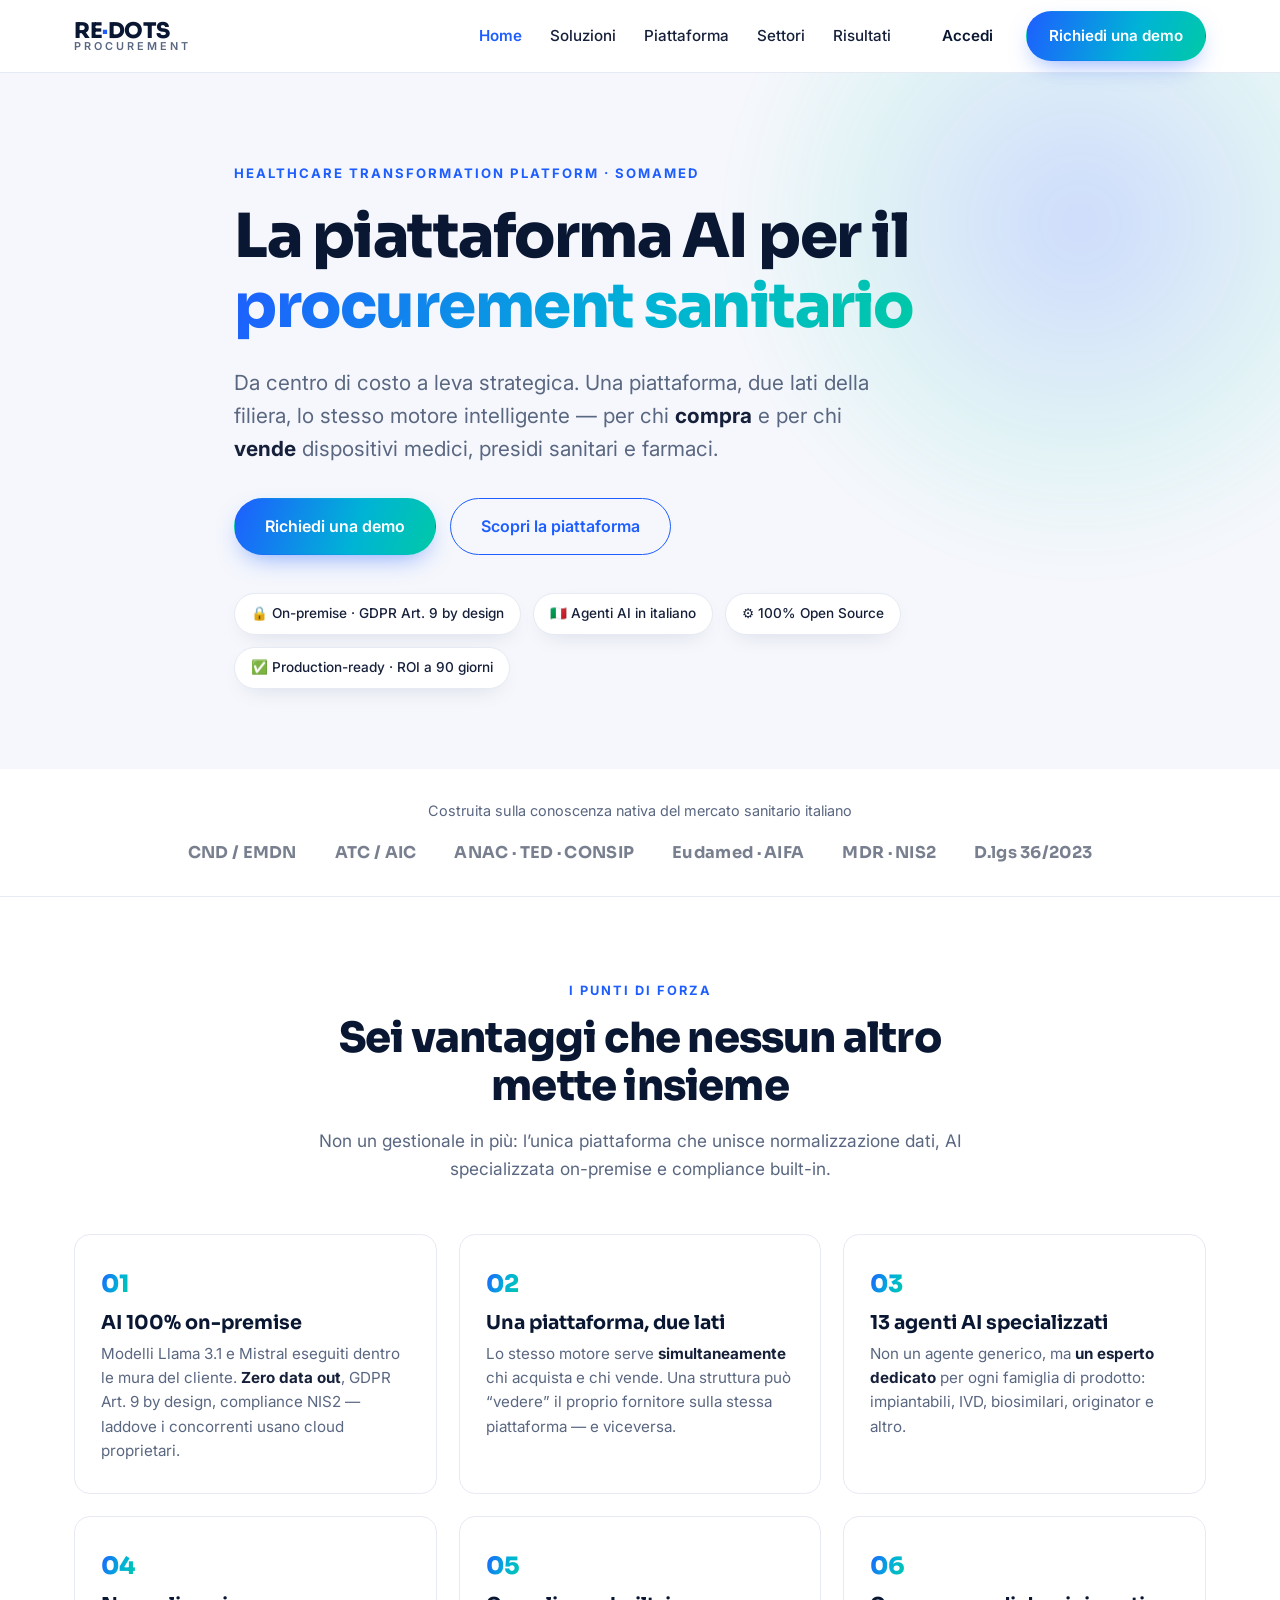
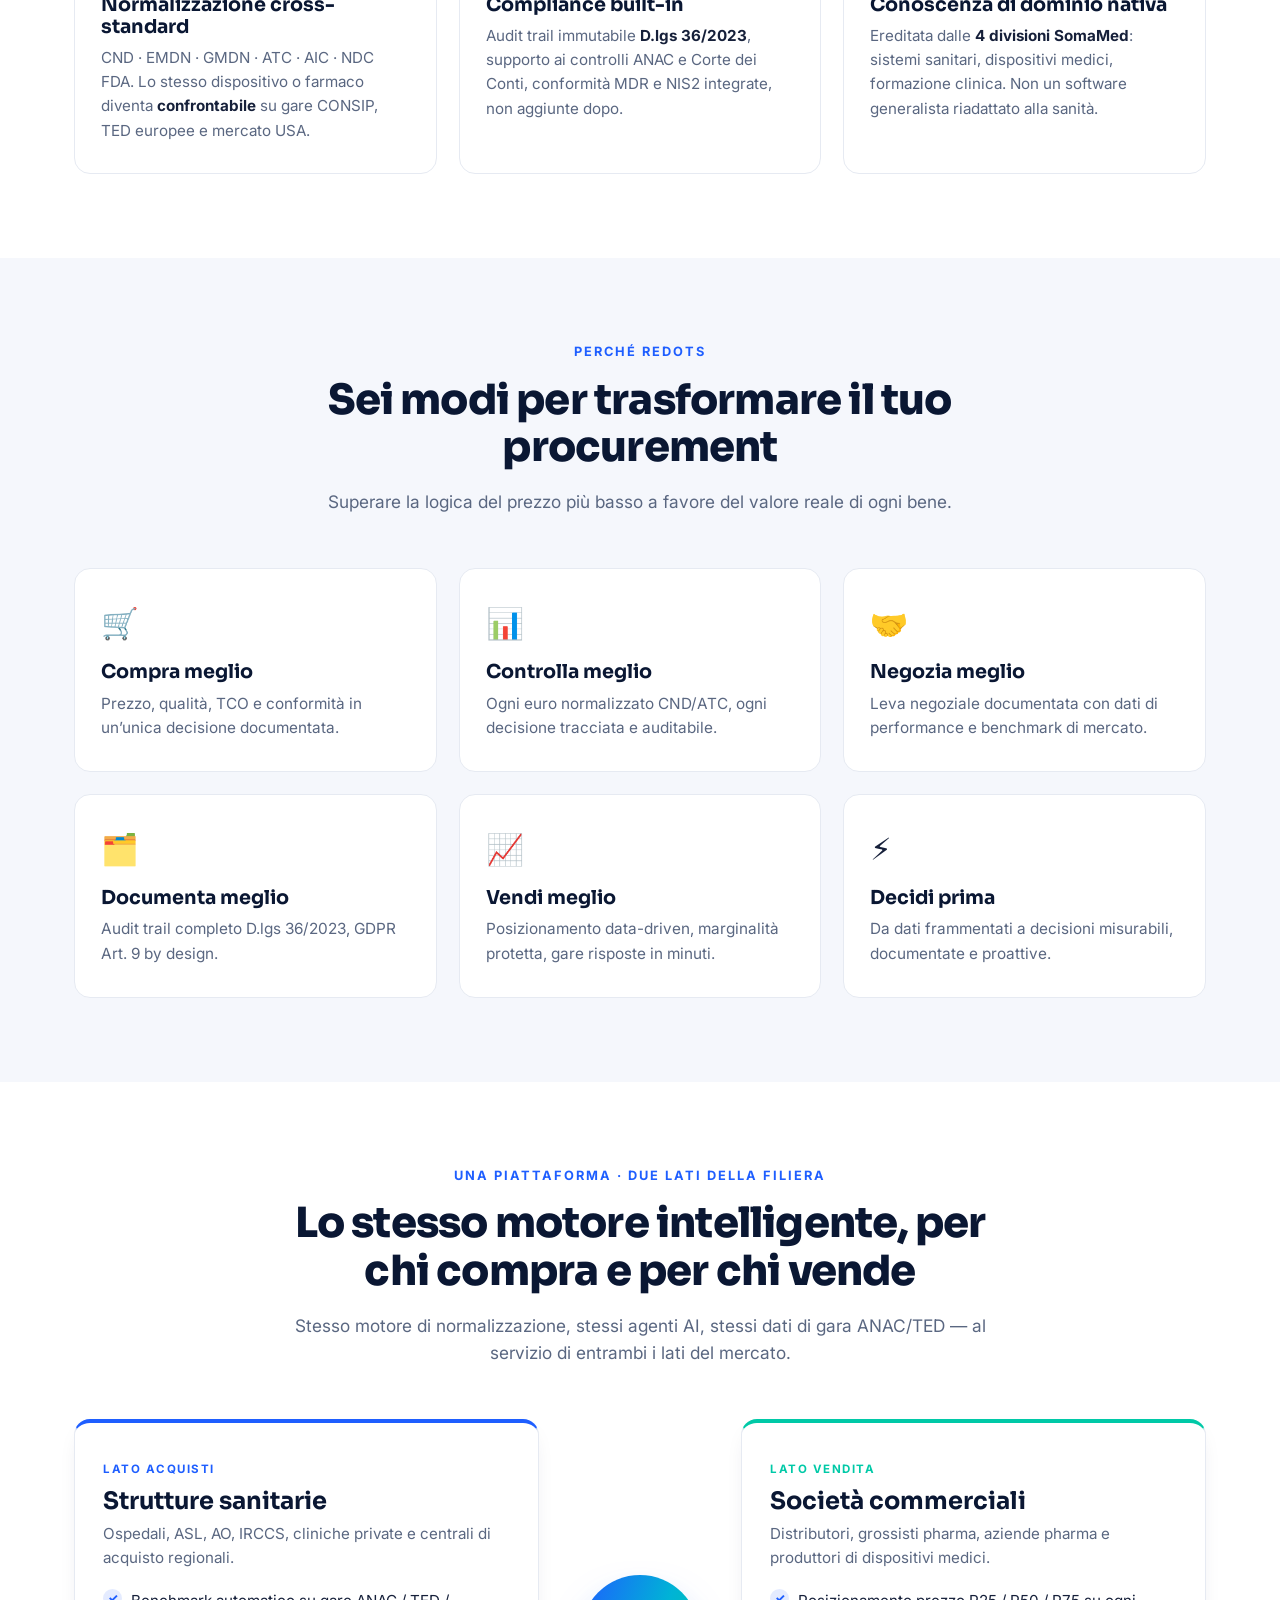
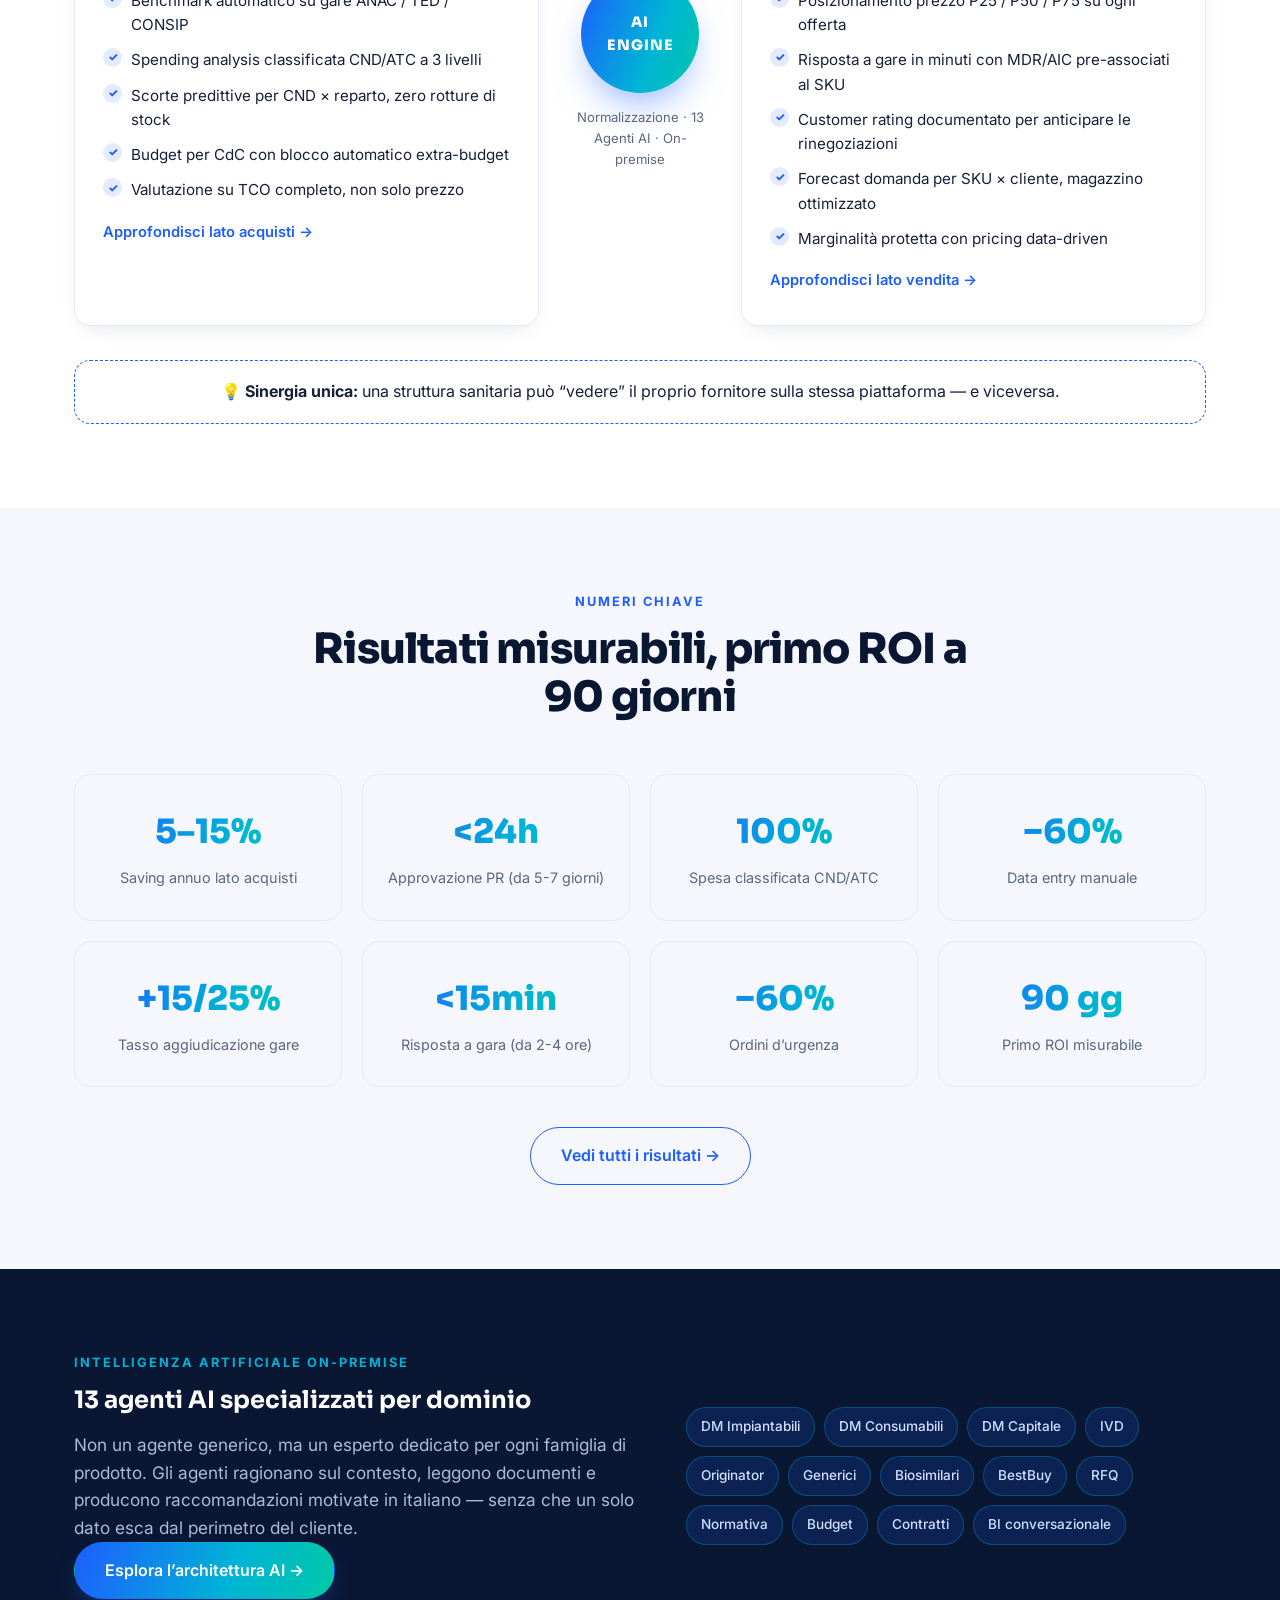
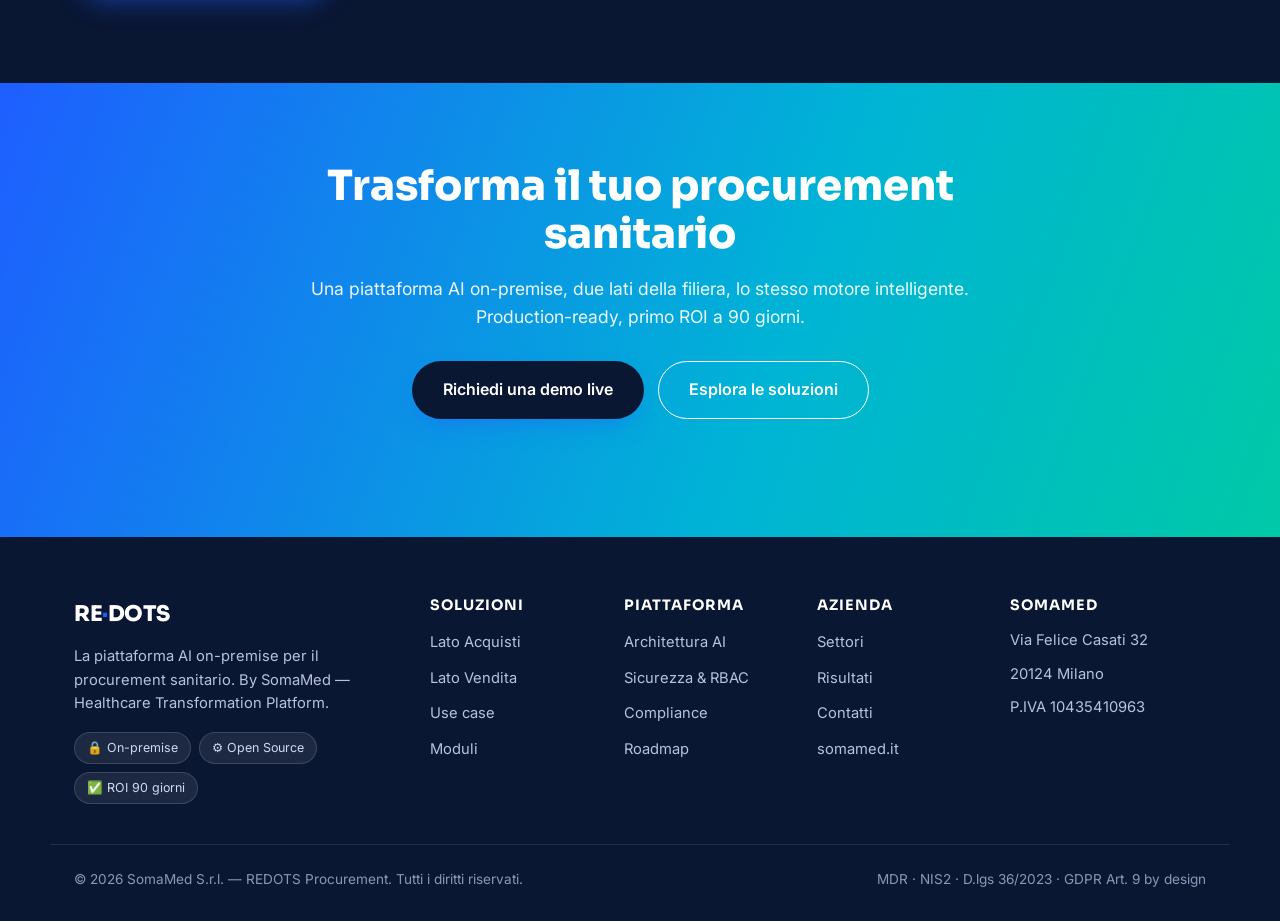
<file: docs/index.html>
<!DOCTYPE html>
<html lang="it">
<head>
  <meta charset="UTF-8" />
  <meta name="viewport" content="width=device-width, initial-scale=1.0" />
  <title>REDOTS Procurement by SomaMed — La piattaforma AI per il procurement sanitario</title>
  <meta name="description" content="REDOTS Procurement è la piattaforma AI on-premise che trasforma il procurement sanitario in leva strategica. Una piattaforma, due lati della filiera, lo stesso motore intelligente." />
  <link rel="preconnect" href="https://fonts.googleapis.com" />
  <link rel="preconnect" href="https://fonts.gstatic.com" crossorigin />
  <link href="https://fonts.googleapis.com/css2?family=Inter:wght@400;500;600;700;800&family=Sora:wght@600;700;800&display=swap" rel="stylesheet" />
  <link rel="stylesheet" href="css/styles.css" />
</head>
<body data-page="home">
  <div data-layout="header"></div>

  <!-- ===================== HERO ===================== -->
  <section class="hero">
    <div class="hero-glow"></div>
    <div class="container hero-inner">
      <p class="eyebrow">Healthcare Transformation Platform · SomaMed</p>
      <h1>La piattaforma AI per il<br><span class="grad">procurement sanitario</span></h1>
      <p class="hero-lead">
        Da centro di costo a leva strategica. Una piattaforma, due lati della filiera,
        lo stesso motore intelligente — per chi <strong>compra</strong> e per chi <strong>vende</strong>
        dispositivi medici, presidi sanitari e farmaci.
      </p>
      <div class="hero-actions">
        <a href="contatti.html" class="btn btn-primary btn-lg">Richiedi una demo</a>
        <a href="piattaforma.html" class="btn btn-outline btn-lg">Scopri la piattaforma</a>
      </div>
      <div class="hero-badges">
        <span class="badge">🔒 On-premise · GDPR Art. 9 by design</span>
        <span class="badge">🇮🇹 Agenti AI in italiano</span>
        <span class="badge">⚙️ 100% Open Source</span>
        <span class="badge">✅ Production-ready · ROI a 90 giorni</span>
      </div>
    </div>
  </section>

  <!-- ===================== TRUST STRIP ===================== -->
  <section class="trust-strip">
    <div class="container">
      <p class="trust-label">Costruita sulla conoscenza nativa del mercato sanitario italiano</p>
      <div class="trust-logos">
        <span>CND / EMDN</span>
        <span>ATC / AIC</span>
        <span>ANAC · TED · CONSIP</span>
        <span>Eudamed · AIFA</span>
        <span>MDR · NIS2</span>
        <span>D.lgs 36/2023</span>
      </div>
    </div>
  </section>

  <!-- ===================== STRENGTHS (punti di forza) ===================== -->
  <section class="section" id="forza">
    <div class="container">
      <div class="section-head reveal">
        <p class="kicker">I punti di forza</p>
        <h2>Sei vantaggi che nessun altro mette insieme</h2>
        <p class="section-sub">Non un gestionale in più: l’unica piattaforma che unisce normalizzazione dati, AI specializzata on-premise e compliance built-in.</p>
      </div>
      <div class="strengths">
        <article class="strength reveal">
          <span class="strength-no">01</span>
          <h3>AI 100% on-premise</h3>
          <p>Modelli Llama 3.1 e Mistral eseguiti dentro le mura del cliente. <strong>Zero data out</strong>, GDPR Art. 9 by design, compliance NIS2 — laddove i concorrenti usano cloud proprietari.</p>
        </article>
        <article class="strength reveal">
          <span class="strength-no">02</span>
          <h3>Una piattaforma, due lati</h3>
          <p>Lo stesso motore serve <strong>simultaneamente</strong> chi acquista e chi vende. Una struttura può “vedere” il proprio fornitore sulla stessa piattaforma — e viceversa.</p>
        </article>
        <article class="strength reveal">
          <span class="strength-no">03</span>
          <h3>13 agenti AI specializzati</h3>
          <p>Non un agente generico, ma <strong>un esperto dedicato</strong> per ogni famiglia di prodotto: impiantabili, IVD, biosimilari, originator e altro.</p>
        </article>
        <article class="strength reveal">
          <span class="strength-no">04</span>
          <h3>Normalizzazione cross-standard</h3>
          <p>CND · EMDN · GMDN · ATC · AIC · NDC FDA. Lo stesso dispositivo o farmaco diventa <strong>confrontabile</strong> su gare CONSIP, TED europee e mercato USA.</p>
        </article>
        <article class="strength reveal">
          <span class="strength-no">05</span>
          <h3>Compliance built-in</h3>
          <p>Audit trail immutabile <strong>D.lgs 36/2023</strong>, supporto ai controlli ANAC e Corte dei Conti, conformità MDR e NIS2 integrate, non aggiunte dopo.</p>
        </article>
        <article class="strength reveal">
          <span class="strength-no">06</span>
          <h3>Conoscenza di dominio nativa</h3>
          <p>Ereditata dalle <strong>4 divisioni SomaMed</strong>: sistemi sanitari, dispositivi medici, formazione clinica. Non un software generalista riadattato alla sanità.</p>
        </article>
      </div>
    </div>
  </section>

  <!-- ===================== VALUE PILLARS ===================== -->
  <section class="section section-alt" id="soluzioni">
    <div class="container">
      <div class="section-head reveal">
        <p class="kicker">Perché REDOTS</p>
        <h2>Sei modi per trasformare il tuo procurement</h2>
        <p class="section-sub">Superare la logica del prezzo più basso a favore del valore reale di ogni bene.</p>
      </div>
      <div class="pillars">
        <article class="pillar reveal"><div class="pillar-icon">🛒</div><h3>Compra meglio</h3><p>Prezzo, qualità, TCO e conformità in un’unica decisione documentata.</p></article>
        <article class="pillar reveal"><div class="pillar-icon">📊</div><h3>Controlla meglio</h3><p>Ogni euro normalizzato CND/ATC, ogni decisione tracciata e auditabile.</p></article>
        <article class="pillar reveal"><div class="pillar-icon">🤝</div><h3>Negozia meglio</h3><p>Leva negoziale documentata con dati di performance e benchmark di mercato.</p></article>
        <article class="pillar reveal"><div class="pillar-icon">🗂️</div><h3>Documenta meglio</h3><p>Audit trail completo D.lgs 36/2023, GDPR Art. 9 by design.</p></article>
        <article class="pillar reveal"><div class="pillar-icon">📈</div><h3>Vendi meglio</h3><p>Posizionamento data-driven, marginalità protetta, gare risposte in minuti.</p></article>
        <article class="pillar reveal"><div class="pillar-icon">⚡</div><h3>Decidi prima</h3><p>Da dati frammentati a decisioni misurabili, documentate e proattive.</p></article>
      </div>
    </div>
  </section>

  <!-- ===================== TWO-SIDED PLATFORM ===================== -->
  <section class="section" id="piattaforma">
    <div class="container">
      <div class="section-head reveal">
        <p class="kicker">Una piattaforma · Due lati della filiera</p>
        <h2>Lo stesso motore intelligente, per chi compra e per chi vende</h2>
        <p class="section-sub">Stesso motore di normalizzazione, stessi agenti AI, stessi dati di gara ANAC/TED — al servizio di entrambi i lati del mercato.</p>
      </div>
      <div class="twosided">
        <article class="side side-buy reveal">
          <header><span class="side-tag">Lato Acquisti</span><h3>Strutture sanitarie</h3>
          <p>Ospedali, ASL, AO, IRCCS, cliniche private e centrali di acquisto regionali.</p></header>
          <ul class="ticks">
            <li>Benchmark automatico su gare ANAC / TED / CONSIP</li>
            <li>Spending analysis classificata CND/ATC a 3 livelli</li>
            <li>Scorte predittive per CND × reparto, zero rotture di stock</li>
            <li>Budget per CdC con blocco automatico extra-budget</li>
            <li>Valutazione su TCO completo, non solo prezzo</li>
          </ul>
          <a href="soluzioni.html#acquisti" class="link-arrow">Approfondisci lato acquisti →</a>
        </article>
        <div class="engine reveal">
          <div class="engine-core">AI<br>ENGINE</div>
          <p>Normalizzazione · 13 Agenti AI · On-premise</p>
        </div>
        <article class="side side-sell reveal">
          <header><span class="side-tag">Lato Vendita</span><h3>Società commerciali</h3>
          <p>Distributori, grossisti pharma, aziende pharma e produttori di dispositivi medici.</p></header>
          <ul class="ticks">
            <li>Posizionamento prezzo P25 / P50 / P75 su ogni offerta</li>
            <li>Risposta a gare in minuti con MDR/AIC pre-associati al SKU</li>
            <li>Customer rating documentato per anticipare le rinegoziazioni</li>
            <li>Forecast domanda per SKU × cliente, magazzino ottimizzato</li>
            <li>Marginalità protetta con pricing data-driven</li>
          </ul>
          <a href="soluzioni.html#vendita" class="link-arrow">Approfondisci lato vendita →</a>
        </article>
      </div>
      <p class="synergy-note reveal">💡 <strong>Sinergia unica:</strong> una struttura sanitaria può “vedere” il proprio fornitore sulla stessa piattaforma — e viceversa.</p>
    </div>
  </section>

  <!-- ===================== RESULTS / KPIs ===================== -->
  <section class="section section-alt" id="risultati">
    <div class="container">
      <div class="section-head reveal">
        <p class="kicker">Numeri chiave</p>
        <h2>Risultati misurabili, primo ROI a 90 giorni</h2>
      </div>
      <div class="kpis">
        <div class="kpi reveal"><span class="kpi-num">5–15%</span><span class="kpi-label">Saving annuo lato acquisti</span></div>
        <div class="kpi reveal"><span class="kpi-num">&lt;24h</span><span class="kpi-label">Approvazione PR (da 5-7 giorni)</span></div>
        <div class="kpi reveal"><span class="kpi-num">100%</span><span class="kpi-label">Spesa classificata CND/ATC</span></div>
        <div class="kpi reveal"><span class="kpi-num">−60%</span><span class="kpi-label">Data entry manuale</span></div>
        <div class="kpi reveal"><span class="kpi-num">+15/25%</span><span class="kpi-label">Tasso aggiudicazione gare</span></div>
        <div class="kpi reveal"><span class="kpi-num">&lt;15min</span><span class="kpi-label">Risposta a gara (da 2-4 ore)</span></div>
        <div class="kpi reveal"><span class="kpi-num">−60%</span><span class="kpi-label">Ordini d’urgenza</span></div>
        <div class="kpi reveal"><span class="kpi-num">90 gg</span><span class="kpi-label">Primo ROI misurabile</span></div>
      </div>
      <div class="center-cta reveal"><a href="risultati.html" class="btn btn-outline btn-lg">Vedi tutti i risultati →</a></div>
    </div>
  </section>

  <!-- ===================== AI TEASER ===================== -->
  <section class="section section-dark">
    <div class="container ai-teaser">
      <div class="ai-teaser-text reveal">
        <p class="kicker kicker-light">Intelligenza Artificiale on-premise</p>
        <h2>13 agenti AI specializzati per dominio</h2>
        <p class="section-sub section-sub-light">Non un agente generico, ma un esperto dedicato per ogni famiglia di prodotto. Gli agenti ragionano sul contesto, leggono documenti e producono raccomandazioni motivate in italiano — senza che un solo dato esca dal perimetro del cliente.</p>
        <a href="piattaforma.html#ai" class="btn btn-primary btn-lg">Esplora l’architettura AI →</a>
      </div>
      <div class="ai-teaser-chips reveal">
        <span>DM Impiantabili</span><span>DM Consumabili</span><span>DM Capitale</span>
        <span>IVD</span><span>Originator</span><span>Generici</span><span>Biosimilari</span>
        <span>BestBuy</span><span>RFQ</span><span>Normativa</span><span>Budget</span>
        <span>Contratti</span><span>BI conversazionale</span>
      </div>
    </div>
  </section>

  <!-- ===================== CTA BAND ===================== -->
  <section class="cta-band">
    <div class="container cta-inner reveal">
      <h2>Trasforma il tuo procurement sanitario</h2>
      <p>Una piattaforma AI on-premise, due lati della filiera, lo stesso motore intelligente. Production-ready, primo ROI a 90 giorni.</p>
      <div class="hero-actions" style="justify-content:center">
        <a href="contatti.html" class="btn btn-primary btn-lg" style="background:var(--navy)">Richiedi una demo live</a>
        <a href="soluzioni.html" class="btn btn-outline btn-lg" style="border-color:#fff;color:#fff">Esplora le soluzioni</a>
      </div>
    </div>
  </section>

  <div data-layout="footer"></div>
  <script src="js/layout.js"></script>
</body>
</html>
</file>
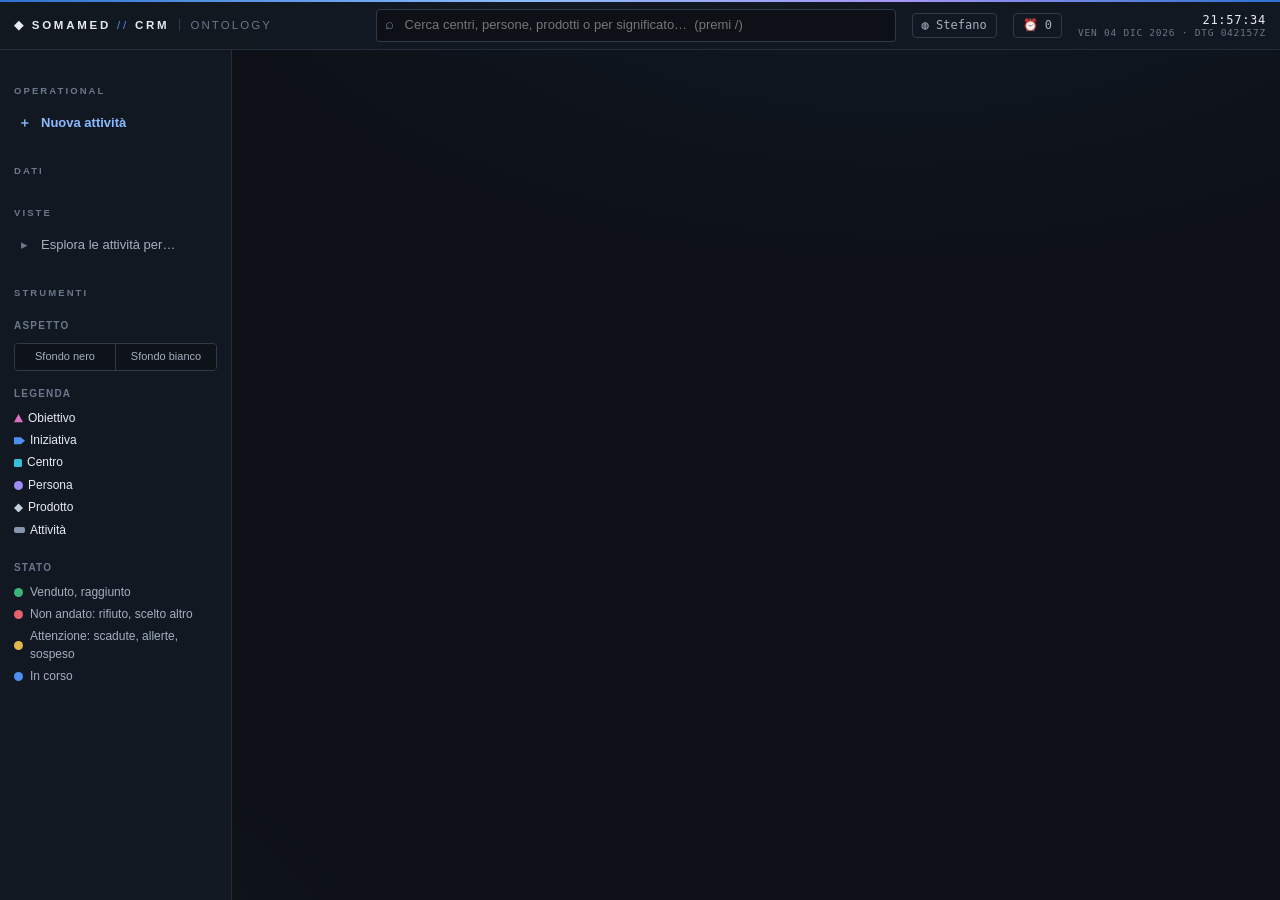
<file: somamed/interfaccia/index.html>
<!DOCTYPE html>
<html lang="it">
<head>
<meta charset="utf-8">
<meta name="viewport" content="width=device-width, initial-scale=1">
<title>SomaMed · CRM Ontology</title>
<style>
:root{
  --bg:#111418; --bg2:#1C2127; --panel:#252A31; --panel2:#2F343C; --line:#383E47; --line2:#404854;
  --tx:#F6F7F9; --tx2:#ABB3BF; --tx3:#738091;
  --blue:#4C90F0; --blue2:#2D72D2; --green:#32A467; --orange:#EC9A3C; --red:#E76A6E;
  --violet:#BDADFF; --teal:#3FA6DA; --gold:#F0B726;
  --mono:"SF Mono",ui-monospace,Menlo,Consolas,monospace;
}
*{box-sizing:border-box}
html,body{margin:0;height:100%;background:var(--bg);color:var(--tx);
  font:13px/1.45 -apple-system,BlinkMacSystemFont,"Inter","Segoe UI",sans-serif}
a{color:var(--blue);text-decoration:none} a:hover{text-decoration:underline}
button{font:inherit;color:inherit;cursor:pointer}
.app{display:grid;grid-template-rows:44px 1fr;grid-template-columns:232px 1fr;height:100vh}
/* barra superiore */
.top{grid-column:1/3;display:flex;align-items:center;gap:16px;padding:0 14px;
  background:var(--bg2);border-bottom:1px solid var(--line)}
.logo{font-weight:700;letter-spacing:.14em;font-size:12px;white-space:nowrap}
.logo b{color:var(--blue)}
.crumb{display:none;color:var(--tx3);font-family:var(--mono);font-size:11px;white-space:nowrap;overflow:hidden;text-overflow:ellipsis}
.search{flex:1;max-width:520px;margin-left:auto;position:relative}
.search input{width:100%;background:var(--bg);border:1px solid var(--line2);color:var(--tx);
  padding:6px 10px 6px 28px;border-radius:2px;font:inherit;outline:none}
.search input:focus{border-color:var(--blue);box-shadow:0 0 0 1px var(--blue)}
.search:before{content:"⌕";position:absolute;left:9px;top:4px;color:var(--tx3);font-size:15px}
.clock{font-family:var(--mono);font-size:11px;color:var(--tx3)}
/* barra laterale */
.side{background:var(--bg2);border-right:1px solid var(--line);overflow:auto;padding:10px 0}
.area{margin:14px 10px 4px;padding:6px 4px 5px;font-size:10px;font-weight:700;letter-spacing:.18em;color:var(--blue);border-bottom:1px solid var(--line2)}
.area:first-child{margin-top:4px}
.nav.nuova{color:var(--blue);font-weight:600}
.nav.nuova .ic{color:var(--blue)} .nav.nuova:hover{color:#fff;background:rgba(45,114,210,.3)}
.sub{padding-left:28px}
.sect{padding:10px 14px 4px;font-size:10px;letter-spacing:.12em;color:var(--tx3);text-transform:uppercase;font-weight:600}
.nav{display:flex;align-items:center;gap:9px;width:100%;text-align:left;background:none;border:0;
  padding:7px 14px;color:var(--tx2);border-left:2px solid transparent}
.nav:hover{background:var(--panel);color:var(--tx)}
.nav.on{background:rgba(76,144,240,.12);color:var(--tx);border-left-color:var(--blue)}
.nav .ic{width:16px;text-align:center;color:var(--tx3)}
.nav.on .ic{color:var(--blue)}
.seg{display:flex;margin:6px 14px;border:1px solid var(--line2);border-radius:2px;overflow:hidden}
.seg button{flex:1;background:var(--bg);border:0;padding:5px 0;font-size:11px;color:var(--tx2)}
.seg button+button{border-left:1px solid var(--line2)}
.seg button.on{background:var(--blue2);color:#fff}
.chips{padding:4px 14px;display:flex;flex-direction:column;gap:5px}
.chip{display:flex;justify-content:space-between;align-items:center;background:var(--panel);
  border:1px solid var(--line2);padding:4px 8px;font-size:11px;border-radius:2px}
.chip span{color:var(--tx3);margin-right:6px;text-transform:uppercase;font-size:9px;letter-spacing:.08em}
.chip button{background:none;border:0;color:var(--tx3);padding:0 0 0 6px}
.chip button:hover{color:var(--red)}
.primary{display:block;margin:12px 14px;width:calc(100% - 28px);background:var(--blue2);border:0;color:#fff;
  padding:8px;border-radius:2px;font-weight:600;letter-spacing:.04em}
.primary:hover{background:var(--blue)}
.ghost{background:var(--panel);border:1px solid var(--line2);padding:5px 10px;border-radius:2px;color:var(--tx)}
.ghost:hover{border-color:var(--blue)}
/* contenuto */
.main{overflow:auto;padding:14px 16px 40px}
.kpis{display:grid;grid-template-columns:repeat(6,1fr);gap:1px;background:var(--line);border:1px solid var(--line);margin-bottom:14px}
.kpi{background:var(--bg2);padding:10px 12px}
.kpi .l{font-size:10px;color:var(--tx3);letter-spacing:.1em;text-transform:uppercase}
.kpi .v{font-family:var(--mono);font-size:20px;margin-top:2px}
.kpi.warn .v{color:var(--red)}
.grid2{display:grid;grid-template-columns:minmax(230px,300px) minmax(0,1fr);gap:14px;align-items:start}
.panel{background:var(--bg2);border:1px solid var(--line)}
.ph{display:flex;align-items:center;justify-content:space-between;padding:8px 12px;border-bottom:1px solid var(--line);
  font-size:10px;letter-spacing:.12em;text-transform:uppercase;color:var(--tx2);font-weight:600}
.ph .n{font-family:var(--mono);color:var(--tx3);letter-spacing:0}
.pv{display:block;width:100%;background:none;border:0;border-bottom:1px solid var(--line);
  text-align:left;padding:8px 12px}
.pv:hover{background:var(--panel)} .pv.on{background:rgba(76,144,240,.14);box-shadow:inset 2px 0 var(--blue)}
.pv .r1{display:flex;justify-content:space-between;gap:8px}
.pv .lab{overflow:hidden;text-overflow:ellipsis;white-space:nowrap}
.pv .num{font-family:var(--mono);font-size:12px;color:var(--tx2);white-space:nowrap}
.pv .num .s{color:var(--red);margin-left:6px}
.bar{height:3px;background:var(--panel2);margin-top:6px}
.bar i{display:block;height:3px;background:var(--blue)}
table{width:100%;border-collapse:collapse}
th{position:sticky;top:0;background:var(--panel);text-align:left;font-size:10px;letter-spacing:.1em;
  text-transform:uppercase;color:var(--tx3);font-weight:600;padding:7px 10px;border-bottom:1px solid var(--line2);white-space:nowrap}
td{padding:7px 10px;border-bottom:1px solid var(--line);vertical-align:top}
td .o{white-space:normal;max-width:none;display:inline}
table.tab td .o{white-space:nowrap}
td .o:before{display:inline-block;margin-right:5px}
table.att{table-layout:fixed}

tr:hover td{background:rgba(255,255,255,.025)}
.mono{font-family:var(--mono);font-size:11px}
.dim{color:var(--tx3)}
.std{font-family:var(--mono);font-size:10px;padding:1px 5px;border:1px solid var(--line2);color:var(--gold);
  border-radius:2px;white-space:nowrap}
.stdn{color:var(--tx2);font-size:11px;display:block;margin-top:2px}
.st{display:inline-flex;align-items:center;gap:5px;font-size:11px;white-space:nowrap}
.st:before{content:"";width:7px;height:7px;border-radius:50%;background:var(--orange)}
.st.fatta:before{background:var(--green)} .st.annullata:before{background:var(--tx3)}
.st.scaduta{color:var(--red)} .st.scaduta:before{background:var(--red)}
.pr-alta{color:var(--red)} .pr-bassa{color:var(--tx3)}
/* link a oggetti */
.o{display:inline-flex;align-items:center;gap:5px;white-space:nowrap;max-width:100%;overflow:hidden;text-overflow:ellipsis}
.o:before{content:"";width:8px;height:8px;flex:none;border-radius:1px}
.o-azienda:before{background:var(--teal)} .o-contatto:before{background:var(--violet);border-radius:50%}
.o-prodotto:before{background:var(--gold);transform:rotate(45deg) scale(.85)}
.o-trattativa:before{background:var(--green)} .o-attivita:before{background:var(--orange)}
.o-obiettivo:before{background:#F5498B;border-radius:50% 50% 0 50%}
/* scheda oggetto */
.ohead{display:flex;align-items:center;gap:14px;padding:14px 16px;background:var(--bg2);border:1px solid var(--line);margin-bottom:14px}
.badge{font-family:var(--mono);font-size:10px;letter-spacing:.1em;padding:3px 7px;border:1px solid;border-radius:2px;text-transform:uppercase}
.ohead h1{margin:0;font-size:18px;font-weight:600}
.ohead .sub{color:var(--tx3);font-family:var(--mono);font-size:11px;margin-top:2px}
.props{display:grid;grid-template-columns:repeat(auto-fill,minmax(180px,1fr))}
.prop{background:var(--bg2);padding:8px 12px;border-right:1px solid var(--line);border-bottom:1px solid var(--line);min-width:0}
.prop .v .o{max-width:100%}
.prop .k{font-size:10px;color:var(--tx3);letter-spacing:.1em;text-transform:uppercase}
.prop .v{margin-top:2px;word-break:break-word}
.cols3{display:grid;grid-template-columns:minmax(0,1.2fr) minmax(0,1fr);gap:14px;margin-top:14px;align-items:start}
.list a{display:flex;justify-content:space-between;gap:10px;padding:7px 12px;border-bottom:1px solid var(--line);color:var(--tx)}
.list a:hover{background:var(--panel);text-decoration:none}
.list .meta{color:var(--tx3);font-size:11px;white-space:nowrap}
.empty{padding:14px 12px;color:var(--tx3);font-size:12px}
svg.graph{display:block;width:100%;height:330px;background:
  radial-gradient(circle at 1px 1px,#2a3038 1px,transparent 0) 0 0/18px 18px}
svg.graph .node{cursor:pointer} svg.graph .node:hover circle,svg.graph .node:hover rect{stroke:#fff}
svg.graph text{font:11px -apple-system,sans-serif;fill:var(--tx2)}
/* sequenze */
.seq{padding:12px;border-bottom:1px solid var(--line);overflow-x:auto}
.seq .t{font-size:11px;color:var(--tx3);margin-bottom:8px}
.steps{display:flex;align-items:stretch;gap:0;min-width:max-content}
.step{width:178px;background:var(--panel);border:1px solid var(--line2);padding:8px 9px;border-radius:2px;color:var(--tx);display:block}
.step:hover{border-color:var(--blue);text-decoration:none}
.step.cur{border-color:var(--blue);box-shadow:0 0 0 1px var(--blue)}
.step.da-fare{border-style:dashed}
.step .d{font-family:var(--mono);font-size:10px;color:var(--tx3);margin-top:6px;display:flex;justify-content:space-between}
.step .x{margin-top:5px;font-size:12px;display:-webkit-box;-webkit-line-clamp:2;-webkit-box-orient:vertical;overflow:hidden}
.arrow{width:26px;display:flex;align-items:center;justify-content:center;color:var(--tx3)}
.note{padding:9px 12px;border-bottom:1px solid var(--line)}
.note .m{font-family:var(--mono);font-size:10px;color:var(--tx3);margin-bottom:3px}
.actions{display:flex;gap:8px;flex-wrap:wrap;margin-left:auto}
.inline{display:flex;gap:6px;margin-top:10px}
input.f,select.f,textarea.f{width:100%;background:var(--bg);border:1px solid var(--line2);color:var(--tx);
  padding:6px 8px;border-radius:2px;font:inherit;outline:none}
input.f:focus,select.f:focus,textarea.f:focus{border-color:var(--blue)}
/* finestra nuova attività */
.modal{position:fixed;inset:0;background:rgba(0,0,0,.6);display:none;align-items:flex-start;justify-content:center;padding-top:60px;z-index:9}
.modal.on{display:flex}
.box{width:640px;background:var(--bg2);border:1px solid var(--line2);box-shadow:0 20px 60px rgba(0,0,0,.6)}
.form{display:grid;grid-template-columns:1fr 1fr;gap:10px 12px;padding:14px}
.form label{font-size:10px;letter-spacing:.1em;text-transform:uppercase;color:var(--tx3);display:block;margin-bottom:3px}
.form .w{grid-column:1/3}
.foot{display:flex;justify-content:flex-end;gap:8px;padding:10px 14px;border-top:1px solid var(--line)}
.err{color:var(--red);padding:0 14px 10px;font-size:12px}
.bar2{display:flex;flex-wrap:wrap;gap:10px;align-items:center;margin-bottom:12px}
.bar2 .seg{margin:0}
.bar2 .seg button{padding:5px 10px}
.bar2 input.f,.bar2 select.f{width:auto;min-width:170px}
.toggle{display:inline-flex;align-items:center;gap:6px;font-size:12px;color:var(--tx2);cursor:pointer;user-select:none}
.toggle input{accent-color:var(--blue)}
.gcrumb{font-family:var(--mono);font-size:11px;color:var(--tx3);padding:8px 12px;border-bottom:1px solid var(--line)}
.gcrumb a{color:var(--blue);cursor:pointer}
svg.map{display:block;width:100%;height:560px;background:var(--bg)}
svg.map path{stroke:#4a5361;stroke-width:.6;vector-effect:non-scaling-stroke;cursor:pointer;transition:fill .15s}
svg.map path:hover{stroke:#fff;stroke-width:1.4}
svg.map path.sel{stroke:#fff;stroke-width:1.8}
svg.map path.dim{opacity:.35}
svg.map text{font:9px var(--mono);fill:#F6F7F9;pointer-events:none;text-anchor:middle}
.know{display:inline-flex;align-items:center;gap:4px;font-size:10px;font-family:var(--mono);letter-spacing:.06em;
  padding:1px 6px;border-radius:2px;border:1px solid var(--green);color:var(--green);white-space:nowrap}
.know.no{border-color:var(--line2);color:var(--tx3)}
button.know{background:none;cursor:pointer}
.info a{color:var(--tx)} .info a:hover{color:var(--blue)}
.dia{padding:10px 12px;border-bottom:1px solid var(--line)}
.dia .g{font-family:var(--mono);font-size:11px;color:var(--gold);margin-bottom:4px}
.day{font-family:var(--mono);font-size:11px;color:var(--tx3);padding:8px 12px;background:var(--panel);border-bottom:1px solid var(--line);letter-spacing:.08em}
.gen{font-family:var(--mono);font-size:9px;letter-spacing:.1em;text-transform:uppercase;padding:1px 5px;border-radius:2px;border:1px solid var(--violet);color:var(--violet)}
.gen.diario{border-color:var(--gold);color:var(--gold)}
.drop{border:1px dashed var(--line2);padding:28px;text-align:center;color:var(--tx2);background:var(--bg)}
svg.lanes{display:block;background:radial-gradient(circle at 1px 1px,#252a31 1px,transparent 0) 0 0/18px 18px}
svg.lanes text{font:11px -apple-system,BlinkMacSystemFont,sans-serif;fill:#F6F7F9}
svg.lanes .t2{fill:#ABB3BF;font-size:10px} svg.lanes .mono{font:10px var(--mono);fill:#F0B726}
svg.lanes a:hover rect{stroke:#fff}
.esito{display:inline-flex;gap:5px;align-items:center;font-size:11px;padding:1px 7px;border-radius:9px;border:1px solid;white-space:nowrap}
.e-vendita{color:#32A467;border-color:#32A467} .e-rifiuto{color:#E76A6E;border-color:#E76A6E}
.e-scelto{color:#EC9A3C;border-color:#EC9A3C} .e-sospesa{color:#ABB3BF;border-color:#5f6b7c} .e-aperto{color:#4C90F0;border-color:#4C90F0;border-style:dashed}
.gen.campagna{border-color:var(--green);color:var(--green)} .gen.opportunita{border-color:var(--teal);color:var(--teal)} .gen.challenge{border-color:var(--violet);color:var(--violet)}
.chipz{display:flex;gap:6px;flex-wrap:wrap;padding:10px 12px}
.chipz span{font-size:11px;border:1px solid var(--line2);padding:2px 8px;border-radius:2px;background:var(--bg)}
.chipz b{color:var(--tx3);font-weight:500;margin-right:4px;text-transform:uppercase;font-size:9px;letter-spacing:.08em}
.storia{padding:12px 14px;font-size:14px;line-height:1.6;border-left:3px solid var(--green);margin:12px;background:var(--bg)}
.bell{font-family:var(--mono);font-size:12px;padding:3px 9px;border:1px solid var(--line2);border-radius:2px;color:var(--tx2);white-space:nowrap}
.bell.on{border-color:var(--red);color:#fff;background:rgba(231,106,110,.25)} .bell:hover{text-decoration:none;border-color:var(--blue)}
.warn{border:1px solid var(--orange);background:rgba(236,154,60,.12);color:#f5c58f;padding:8px 12px;font-size:12px;margin:0 14px 10px}
.warn b{color:var(--orange)}
.gia{font-size:10px;font-family:var(--mono);color:var(--orange);border:1px solid rgba(236,154,60,.6);padding:0 5px;border-radius:2px;white-space:nowrap}
.al{display:flex;gap:10px;align-items:flex-start;padding:9px 12px;border-bottom:1px solid var(--line)}
.al .d{font-family:var(--mono);font-size:11px;width:92px;flex:none}
.al.scaduta .d{color:var(--red)} .al.oggi .d{color:var(--orange)}
.tipoal{font-family:var(--mono);font-size:9px;letter-spacing:.08em;text-transform:uppercase;padding:1px 5px;border-radius:2px;border:1px solid var(--blue);color:var(--blue)}
.tipoal.riattivazione{border-color:var(--violet);color:var(--violet)} .tipoal.promemoria{border-color:var(--tx3);color:var(--tx3)}
table.tab{min-width:1050px;table-layout:auto} table.tab td{font-size:12.5px}
table.tab th{cursor:pointer;user-select:none} table.tab th:hover{color:var(--tx)}
table.tab td.ed{cursor:text} table.tab td.ed:hover{background:rgba(76,144,240,.08);box-shadow:inset 0 0 0 1px rgba(76,144,240,.35)}
table.tab td input,table.tab td select{width:100%;background:var(--bg);border:1px solid var(--blue);color:var(--tx);padding:3px 5px;font:inherit}
table.tab tr.nuova td{background:rgba(50,164,103,.06)}
svg.mm{display:block;width:100%;height:calc(100vh - 170px);min-height:560px;background:radial-gradient(circle at 1px 1px,#252a31 1px,transparent 0) 0 0/22px 22px}
svg.mm text{font-family:-apple-system,BlinkMacSystemFont,sans-serif;fill:#F6F7F9}
svg.mm text.t2{fill:#ABB3BF;font-size:11.5px}
svg.mm text.ramo{font-size:13px;fill:#d3d8de;paint-order:stroke;stroke:#0D1117;stroke-width:3px;font-style:italic}
svg.mm a:hover rect{stroke:#fff;stroke-width:2.5}
.zwrap{position:relative}
.zbtn{position:absolute;top:8px;right:8px;display:flex;gap:4px;z-index:2}
.zbtn button{background:rgba(28,33,39,.92);border:1px solid var(--line2);color:var(--tx);width:30px;height:28px;border-radius:2px;font-size:15px;line-height:1}
.zbtn button:hover{border-color:var(--blue)}
svg.zoomabile{cursor:grab;touch-action:none} svg.zoomabile:active{cursor:grabbing}
.selmap{display:grid;grid-template-columns:1fr 1fr;gap:10px}
.selmap svg{display:block;width:100%;height:340px;background:var(--bg);border:1px solid var(--line)}
.selmap path{stroke:#4a5361;stroke-width:.6;vector-effect:non-scaling-stroke;cursor:pointer}
.selmap path:hover{stroke:#fff;stroke-width:1.4}
.selmap path.off{opacity:.25;cursor:not-allowed}
.selmap text{font:9px var(--mono);fill:#F6F7F9;pointer-events:none;text-anchor:middle}
.selsum{font-size:12px;margin-top:8px;color:var(--tx2)} .selsum b{color:var(--tx)}
.otree{padding:4px 0}
.onode{border-left:2px solid #F5498B;margin:10px 0 10px 0;background:var(--bg2);border-top:1px solid var(--line);border-right:1px solid var(--line);border-bottom:1px solid var(--line)}
.onode .onode{margin-left:22px;border-left-color:rgba(245,73,139,.55)}
.ohd{display:flex;gap:12px;align-items:flex-start;padding:10px 12px;flex-wrap:wrap}
.ohd .tit{flex:1;min-width:260px}
.ohd .num{font-family:var(--mono);font-size:11px;color:var(--tx2);min-width:210px}
.oini{display:flex;align-items:center;gap:10px;padding:6px 12px 6px 26px;border-top:1px dashed var(--line);font-size:12.5px}
.oini .sp{flex:1}
.luoghi span{font-size:10px;font-family:var(--mono);border:1px solid var(--line2);padding:0 5px;border-radius:2px;margin-right:3px;color:var(--teal)}
.tip{position:fixed;display:none;z-index:20;max-width:340px;background:#252A31;border:1px solid var(--line2);box-shadow:0 8px 24px rgba(0,0,0,.5);
  padding:8px 10px;font-size:12px;line-height:1.5;pointer-events:none}
.tip b{color:var(--tx3);font-weight:500;font-size:10px;letter-spacing:.08em;text-transform:uppercase;margin-right:6px}
svg.lanes text.t3{font-size:10px;fill:#8f99a8;font-style:italic}
svg.lanes .piu{cursor:pointer} svg.lanes .piu:hover rect{stroke:var(--blue)} svg.lanes .piu:hover text{fill:var(--blue)!important}
.fm svg.map{height:430px}
.fmgrid{display:grid;grid-template-columns:minmax(260px,330px) minmax(0,1fr);gap:14px;align-items:start}
.toast{position:fixed;right:16px;bottom:16px;background:var(--panel2);border:1px solid var(--line2);border-left:3px solid var(--green);
  padding:9px 14px;display:none;z-index:10}
.op-grid{display:grid;grid-template-columns:repeat(3,1fr);gap:12px;padding:12px}
.op-col{min-width:0}.op-t{font-size:10px;letter-spacing:.12em;text-transform:uppercase;color:var(--dim,#8a94a6);margin-bottom:8px}
.op{border:1px solid var(--line);border-left:3px solid #5f6b7c;padding:8px 10px;margin-bottom:8px;font-size:12px}
.op-venduto{border-left-color:#3fb950}.op-rifiutato,.op-scelto-altro{border-left-color:#8b949e}.op-in-corso{border-left-color:#4c8dff}
.op-h{display:flex;justify-content:space-between;gap:10px;font-weight:600;margin-bottom:4px}.op-st{font-weight:400;font-size:11px;color:var(--dim,#8a94a6);white-space:nowrap}
.op-r{margin-top:3px;line-height:1.4}.op-r .k{display:inline-block;width:78px;font-size:10px;letter-spacing:.06em;text-transform:uppercase;color:var(--dim,#8a94a6)}
@media(max-width:1100px){.op-grid{grid-template-columns:1fr}}
.navsub{display:block;font-size:10px;color:var(--dim,#8a94a6);letter-spacing:.02em;margin-top:1px}
.iniguida{margin-bottom:14px}.ig3{display:grid;grid-template-columns:repeat(3,1fr);gap:12px;padding:12px}
.ig3 p{margin:6px 0 0;font-size:12px;line-height:1.45}.igpie{padding:0 12px 12px;font-size:12px}

/* ===================== TEMA ONTOLOGY (stile Palantir) ===================== */
:root{
  --bg:#0D1117; --bg2:#131A23; --panel:#18202B; --panel2:#1F2834; --line:#232D3A; --line2:#2E3A4A;
  --tx:#E6EBF2; --tx2:#A3AFC0; --tx3:#6B788B;
  --blue:#4C90F0; --blue2:#2D72D2; --acc:#4C90F0; --acc2:#8ABBFF; --amb:#E1A94E;
  --green:#3DB37A; --orange:#E58F3C; --red:#E5636A; --teal:#3FA6DA; --violet:#A797F7; --gold:#E8BE55;
  --mono:"JetBrains Mono","SF Mono",ui-monospace,Menlo,Consolas,monospace;
  --sans:"Inter","SF Pro Text",-apple-system,BlinkMacSystemFont,"Segoe UI",sans-serif;
}
html,body{background:var(--bg);font-family:var(--sans);-webkit-font-smoothing:antialiased}
body{background:radial-gradient(1200px 600px at 70% -10%,rgba(76,144,240,.07),transparent 60%),
  radial-gradient(900px 500px at -10% 110%,rgba(167,151,247,.05),transparent 60%),var(--bg)}
.app{grid-template-rows:2px 48px 1fr}
.classif{grid-column:1/3;background:linear-gradient(90deg,#2D72D2,#8ABBFF 40%,#A797F7 70%,#2D72D2);font-size:0;overflow:hidden}
.top{background:rgba(19,26,35,.88);backdrop-filter:blur(8px);border-bottom:1px solid var(--line)}
.logo{font-family:var(--sans);font-weight:600;letter-spacing:.24em;font-size:11.5px;color:var(--tx)}
.logo b{color:var(--acc);font-weight:500}
.logo .lv{color:var(--tx3);font-weight:500;letter-spacing:.18em;margin-left:10px;padding-left:10px;border-left:1px solid var(--line2)}
.search input{background:rgba(13,17,23,.85);border-color:var(--line2);border-radius:4px;transition:border-color .15s,box-shadow .15s}
.search input:focus{border-color:var(--acc);box-shadow:0 0 0 3px rgba(76,144,240,.18)}
.clock{display:flex;flex-direction:column;align-items:flex-end;line-height:1.2}
.clock b{color:var(--tx);font:500 12px var(--mono);letter-spacing:.06em} .clock span{font:9.5px var(--mono);color:var(--tx3);letter-spacing:.08em}
.side{background:rgba(19,26,35,.92);border-right:1px solid var(--line)}
.area{font-family:var(--sans);color:var(--tx3);letter-spacing:.22em;font-size:9.5px;border-bottom:0;margin-top:18px}
.nav{border-radius:0 4px 4px 0;margin-right:8px;width:calc(100% - 8px);transition:background .12s,color .12s}
.nav:hover{background:rgba(255,255,255,.04);color:var(--tx)}
.nav.on{background:linear-gradient(90deg,rgba(76,144,240,.18),rgba(76,144,240,.04));border-left-color:var(--acc);color:#fff}
.nav.on .ic{color:var(--acc2)}
.nav.nuova,.nav.nuova .ic{color:var(--acc2)} .nav.nuova:hover{background:rgba(76,144,240,.12);color:#fff}
.nav.home{font-weight:600;color:var(--tx);letter-spacing:.02em}
.panel,.ohead{background:linear-gradient(180deg,rgba(31,40,52,.55),rgba(24,32,43,.55)) ,var(--bg2);border:1px solid var(--line);border-radius:6px;
  box-shadow:0 1px 0 rgba(255,255,255,.03) inset,0 8px 24px rgba(0,0,0,.25);overflow:hidden}
.ph{font-family:var(--sans);font-weight:600;letter-spacing:.16em;font-size:10px;color:var(--tx2);background:rgba(255,255,255,.015);border-bottom-color:var(--line)}
.ph{justify-content:flex-start} .ph .n,.ph>button:last-child{margin-left:auto}
.ph .n{font-family:var(--mono);color:var(--tx3);letter-spacing:.04em}
th{background:rgba(19,26,35,.95);letter-spacing:.14em;color:var(--tx3);border-bottom-color:var(--line)}
td{border-bottom-color:var(--line)}
tr:hover td{background:rgba(76,144,240,.045)}
.primary{background:linear-gradient(180deg,#4C90F0,#2D72D2);color:#fff;border-radius:4px;box-shadow:0 1px 0 rgba(255,255,255,.18) inset,0 4px 14px rgba(45,114,210,.35)}
.primary:hover{background:linear-gradient(180deg,#68A6FF,#3B82E6)}
.ghost{background:rgba(31,40,52,.7);border-color:var(--line2);border-radius:4px;transition:border-color .12s,background .12s}
.ghost:hover{border-color:var(--acc);background:rgba(76,144,240,.1)}
input.f,select.f,textarea.f{background:rgba(13,17,23,.8);border-color:var(--line2);border-radius:4px}
input.f:focus,select.f:focus,textarea.f:focus{border-color:var(--acc);box-shadow:0 0 0 3px rgba(76,144,240,.15)}
.seg{border-radius:4px} .seg button{background:rgba(13,17,23,.8)} .seg button.on{background:var(--blue2);color:#fff}
.ohead h1{font-weight:600;letter-spacing:-.005em;font-size:20px}
.badge{letter-spacing:.16em;border-radius:3px}
.std{color:var(--gold);border-color:rgba(232,190,85,.35);background:rgba(232,190,85,.06)}
.kpi .v{font-family:var(--mono)}
svg.graph,svg.lanes,svg.mm{background:radial-gradient(circle at 1px 1px,rgba(163,175,192,.10) 1px,transparent 0) 0 0/20px 20px}
svg.map,.selmap svg{background:rgba(13,17,23,.9);border-radius:4px}
.tip{background:rgba(24,32,43,.97);border-color:var(--line2);border-radius:6px;box-shadow:0 12px 32px rgba(0,0,0,.5)}
.toast{background:var(--panel2);border-left-color:var(--acc);border-radius:4px;box-shadow:0 10px 30px rgba(0,0,0,.45)}
.modal{background:rgba(5,8,12,.6);backdrop-filter:blur(3px)}
.box{border-radius:8px;border-color:var(--line2);box-shadow:0 30px 80px rgba(0,0,0,.6);overflow:hidden}
.bell{border-radius:4px} .bell.on{border-color:rgba(229,99,106,.7);background:rgba(229,99,106,.14)}
.op{border-radius:4px;background:rgba(13,17,23,.35)}
.esito,.gen,.tipoal,.know{border-radius:3px}
::-webkit-scrollbar{width:10px;height:10px} ::-webkit-scrollbar-track{background:transparent}
::-webkit-scrollbar-thumb{background:#273241;border:3px solid var(--bg);border-radius:6px} ::-webkit-scrollbar-thumb:hover{background:#34445a}
*:focus-visible{outline:2px solid rgba(76,144,240,.6);outline-offset:1px}
a.o{color:#D6DEEA} a.o:hover{color:var(--acc2);text-decoration:none}
a{color:var(--acc2)}
.navsub{font-size:9.5px;color:var(--tx3)}
.selvert .selmap{grid-template-columns:1fr}.selvert .selmap svg{height:250px}
.selvert .selsum{font-size:11.5px;line-height:1.5}
.kbd{display:inline-block;font:500 10px/1 var(--mono);padding:3px 5px;border:1px solid var(--line2);border-radius:3px;color:var(--tx3);background:rgba(13,17,23,.6);margin-left:auto}

/* ---------- PLANCIA DI COMANDO ---------- */
.cmd-kpi{display:grid;grid-template-columns:repeat(6,minmax(0,1fr));gap:10px;margin-bottom:12px}
.ck{position:relative;border-radius:6px;overflow:hidden;background:rgba(24,32,43,.7);border:1px solid var(--line2);padding:10px 12px 11px;text-align:left;cursor:pointer;
  transition:border-color .12s,transform .12s,box-shadow .12s;color:var(--tx)}
.ck:hover{border-color:var(--acc);box-shadow:0 0 18px rgba(76,144,240,.12);transform:translateY(-1px)}
.ck .l{font:600 9.5px var(--sans);letter-spacing:.18em;color:var(--tx3);text-transform:uppercase}
.ck .v{font:500 26px/1.15 var(--sans);letter-spacing:-.01em;margin-top:4px;color:var(--tx)}
.ck .s{font:11px var(--sans);color:var(--tx3);margin-top:3px}
.ck:before{content:"";position:absolute;left:0;right:0;top:0;height:2px;background:var(--line2)} .ck.blu:before{background:var(--acc)}
.ck.rosso:before{background:var(--red)} .ck.rosso .v{color:var(--red)}
.ck.ambra:before{background:var(--amb)} .ck.ambra .v{color:var(--amb)}
.ck.verde:before{background:var(--green)} .ck.verde .v{color:#7fdcab}
.cmd-act{display:grid;grid-template-columns:repeat(4,minmax(0,1fr));gap:10px;margin-bottom:14px}
.ca{display:flex;align-items:center;gap:10px;padding:12px 14px;background:rgba(31,40,52,.6);border:1px solid var(--line2);color:var(--tx);
  font:500 13px var(--sans);letter-spacing:.01em;transition:all .12s;text-align:left;border-radius:6px}
.ca:hover{border-color:var(--acc);color:#fff;box-shadow:inset 0 0 0 1px rgba(76,144,240,.25),0 0 20px rgba(76,144,240,.1)}
.ca.prim{background:linear-gradient(180deg,#4C90F0,#2D72D2);color:#fff;border-color:#3B82E6;box-shadow:0 6px 18px rgba(45,114,210,.35)} .ca.prim:hover{background:linear-gradient(180deg,#68A6FF,#3B82E6);color:#fff}
.ca .ic{font-size:15px;width:18px;text-align:center;color:var(--acc2)} .ca.prim .ic{color:#fff} .ca.prim .kbd{color:#d8e8ff;border-color:rgba(255,255,255,.35);background:transparent}
.cmd-g{display:grid;grid-template-columns:minmax(0,1.55fr) minmax(0,1fr);gap:14px;align-items:start}
.cmd-g+.cmd-g{margin-top:14px}
.ag-h{font:600 9.5px var(--sans);letter-spacing:.18em;padding:7px 12px;background:rgba(13,17,23,.55);border-bottom:1px solid var(--line);color:var(--tx3)}
.ag-h.rosso{color:var(--red)} .ag-h.ambra{color:var(--amb)}
.ag{display:grid;grid-template-columns:78px minmax(0,1fr) auto;gap:10px;align-items:center;padding:8px 12px;border-bottom:1px solid var(--line);transition:background .1s}
.ag:hover{background:rgba(76,144,240,.045)}
.ag .q{font:11px var(--mono);color:var(--tx2)} .ag.scad .q{color:var(--red)} .ag.oggi .q{color:var(--amb)}
.ag .w{min-width:0} .ag .w a.t{color:var(--tx);font-weight:500} .ag .w a.t:hover{color:var(--acc2)}
.ag .w .c{font-size:11.5px;color:var(--tx3);margin-top:1px;white-space:nowrap;overflow:hidden;text-overflow:ellipsis}
.ag .ok{background:rgba(13,17,23,.5);border:1px solid var(--line2);border-radius:4px;color:var(--tx2);font:500 11px var(--sans);padding:5px 10px;transition:all .12s}
.ag .ok:hover{border-color:var(--acc);color:var(--acc2);background:rgba(76,144,240,.08)}
.ob{padding:10px 12px;border-bottom:1px solid var(--line)}
.ob .r{display:flex;justify-content:space-between;gap:10px;align-items:baseline}
.ob .p{font:11px var(--mono);color:var(--tx2);white-space:nowrap}
.trk{position:relative;height:6px;border-radius:3px;overflow:hidden;background:rgba(13,17,23,.55);border:1px solid var(--line2);margin-top:7px}
.trk i{position:absolute;top:0;bottom:0;left:0;background:linear-gradient(90deg,#2D72D2,#8ABBFF)} .trk u{position:absolute;top:0;bottom:0;background:repeating-linear-gradient(45deg,rgba(225,169,78,.55) 0 3px,transparent 3px 6px)}
.ob .lg{font:11px var(--sans);color:var(--tx3);margin-top:6px}
.rs{display:flex;gap:10px;align-items:center;padding:8px 12px;border-bottom:1px solid var(--line);font-size:12.5px}
.rs .e{font:600 9.5px var(--sans);letter-spacing:.12em;border-radius:3px;padding:2px 6px;border:1px solid;white-space:nowrap;min-width:86px;text-align:center}
.rs .e.vendita{color:#7fdcab;background:rgba(61,179,122,.08)} .rs .e.rifiuto{color:var(--red)} .rs .e.scelto{color:var(--orange)} .rs .e.sospesa{color:var(--tx3)}
.rs .w{flex:1;min-width:0} .rs .w .c{font-size:11px;color:var(--tx3);white-space:nowrap;overflow:hidden;text-overflow:ellipsis}
.rs .v{font:11px var(--mono);color:var(--tx2);white-space:nowrap}
.it{display:grid;grid-template-columns:minmax(0,1fr) auto;gap:8px;padding:8px 12px;border-bottom:1px solid var(--line);align-items:center}
.it .c{font-size:11px;color:var(--tx3)} .it .n{font:11px var(--mono);color:var(--tx2);text-align:right;white-space:nowrap}
.hint{font:10.5px var(--sans);color:var(--tx3);letter-spacing:.08em;margin:-4px 0 12px}
@media(max-width:1200px){.cmd-kpi{grid-template-columns:repeat(3,1fr)}.cmd-g{grid-template-columns:1fr}.cmd-act{grid-template-columns:repeat(2,1fr)}}

/* verifica obiettivi */
.sto{display:inline-block;font:600 9.5px var(--sans);letter-spacing:.1em;text-transform:uppercase;padding:2px 7px;border-radius:10px;border:1px solid;white-space:nowrap}
.sto.ok{color:#7fdcab;border-color:rgba(61,179,122,.5);background:rgba(61,179,122,.1)} .sto.blu{color:var(--acc2);border-color:rgba(76,144,240,.5);background:rgba(76,144,240,.1)}
.sto.amb{color:var(--amb);border-color:rgba(225,169,78,.5);background:rgba(225,169,78,.1)} .sto.ross{color:#ff9a9f;border-color:rgba(229,99,106,.5);background:rgba(229,99,106,.1)}
.sto.gri{color:var(--tx3);border-color:var(--line2)}
.vb{position:relative;height:8px;border-radius:4px;background:rgba(13,17,23,.7);border:1px solid var(--line2);margin:8px 0 4px}
.vb.alta{height:16px;border-radius:5px;margin:14px 0 6px}
.vb i{position:absolute;top:0;bottom:0;left:0} .vb i.v{background:linear-gradient(90deg,#2D72D2,#8ABBFF);border-radius:4px 0 0 4px}
.vb i.p{background:rgba(138,187,255,.38)} .vb i.a{background:repeating-linear-gradient(45deg,rgba(225,169,78,.55) 0 3px,transparent 3px 7px)}
.vb b.t{position:absolute;top:-5px;bottom:-5px;width:2px;background:#fff;box-shadow:0 0 6px rgba(255,255,255,.6)}
.vb b.t span{position:absolute;top:-15px;left:50%;transform:translateX(-50%);font:600 9px var(--sans);letter-spacing:.1em;color:var(--tx2);text-transform:uppercase}
.vb:not(.alta) b.t span{display:none}
.vleg{display:flex;flex-wrap:wrap;gap:14px;font-size:11px;color:var(--tx3);margin:4px 0 6px}
.vleg i{display:inline-block;width:12px;height:8px;border-radius:2px;margin-right:5px;vertical-align:0}
.vleg i.v{background:linear-gradient(90deg,#2D72D2,#8ABBFF)} .vleg i.p{background:rgba(138,187,255,.38)}
.vleg i.a{background:repeating-linear-gradient(45deg,rgba(225,169,78,.7) 0 2px,transparent 2px 4px)} .vleg i.e{background:rgba(13,17,23,.7);border:1px solid var(--line2)} .vleg i.t{width:2px;background:#fff}
.vgrid{display:grid;grid-template-columns:repeat(5,minmax(0,1fr));gap:1px;background:var(--line);border-bottom:1px solid var(--line)}
.vm{background:var(--bg2);padding:12px 14px} .vm .l{font:600 9.5px var(--sans);letter-spacing:.16em;text-transform:uppercase;color:var(--tx3)}
.vm .v{font:500 22px/1.2 var(--sans);margin-top:4px;letter-spacing:-.01em} .vm .s{font-size:11.5px;color:var(--tx3);margin-top:2px}
.vm.blu .v{color:var(--acc2)} .vm.amb .v{color:var(--amb)} .vm.ross .v{color:#ff9a9f} .vm.ok .v{color:#7fdcab}
.vgiu{padding:10px 14px 12px;border-top:1px solid var(--line);font-size:13px} .vgiu ul{margin:6px 0 0;padding-left:18px;color:var(--tx2)} .vgiu li{margin:2px 0}
.vdue{display:grid;grid-template-columns:minmax(0,1.3fr) minmax(0,1fr);gap:1px;background:var(--line);border-top:1px solid var(--line)}
.vdue>div{background:var(--bg2);padding:12px 14px}
.vt{font:600 9.5px var(--sans);letter-spacing:.16em;text-transform:uppercase;color:var(--tx3);margin-bottom:8px}
.fun{display:grid;grid-template-columns:170px 1fr 28px;gap:8px;align-items:center;margin:4px 0;font-size:12px}
.fun .fb{height:8px;background:rgba(13,17,23,.7);border-radius:4px;overflow:hidden} .fun .fb i{display:block;height:100%;background:linear-gradient(90deg,#2D72D2,#8ABBFF);border-radius:4px}
.fun .fn{font:12px var(--mono);text-align:right;color:var(--tx2)}
.fchi{display:flex;gap:12px;flex-wrap:wrap;margin-top:10px;font-size:11.5px} .fchi .ok{color:#7fdcab} .fchi .ross{color:#ff9a9f} .fchi .amb{color:var(--amb)} .fchi .gri{color:var(--tx3)}
.vatt{display:grid;grid-template-columns:1fr 1fr;gap:8px} .vatt div{background:rgba(13,17,23,.45);border:1px solid var(--line);border-radius:5px;padding:8px 10px}
.vatt b{display:block;font:500 20px var(--sans)} .vatt span{font-size:11px;color:var(--tx3)} .vatt .ross b{color:#ff9a9f} .vatt .blu b{color:var(--acc2)}
table.vtab{border-top:1px solid var(--line)} table.vtab td{font-size:12.5px;vertical-align:middle} table.vtab tr.chiuso td{opacity:.6}
.pr{display:inline-block;width:52px;height:5px;background:rgba(13,17,23,.7);border-radius:3px;overflow:hidden;margin-right:6px;vertical-align:middle}
.pr i{display:block;height:100%;background:var(--acc)}
.vcs{display:grid;grid-template-columns:repeat(auto-fill,minmax(300px,1fr));gap:10px;padding:12px} .vcs.uno{grid-template-columns:1fr}
.vc{display:block;background:rgba(13,17,23,.4);border:1px solid var(--line);border-radius:6px;padding:10px 12px;color:var(--tx);transition:border-color .12s,background .12s}
.vc:hover{border-color:var(--acc);background:rgba(76,144,240,.06);text-decoration:none}
.vc-h{display:flex;justify-content:space-between;gap:10px;align-items:flex-start} .vc-t{font-weight:500}
.vc-n{display:flex;align-items:baseline;gap:10px;margin-top:6px;font-size:12px;color:var(--tx2)} .vc-n .big{font:500 22px var(--sans);color:var(--tx)} .vc-n b{color:var(--tx)}
.vc-f{font-size:11px;color:var(--tx3)}
@media(max-width:1200px){.vgrid{grid-template-columns:repeat(2,1fr)}.vdue{grid-template-columns:1fr}}

/* ===== legenda unica: stessa forma e stesso colore ovunque ===== */
:root{--teal:#36C2D6;--violet:#A28BF5;--gold:#C3CEDD;--orange:#E1B84E;--amb:#E1B84E;--green:#3DB37A;--red:#E5636A;
  --c-ob:#E06EC5;--c-in:#4C90F0;--c-ce:#36C2D6;--c-pe:#A28BF5;--c-pr:#C3CEDD;--c-at:#8796AE}
.o:before{border-radius:0;transform:none;clip-path:none;width:9px;height:9px}
.o-obiettivo:before{background:var(--c-ob);clip-path:polygon(50% 0,100% 92%,0 92%)}
.o-trattativa:before{background:var(--c-in);width:11px;clip-path:polygon(0 10%,62% 10%,100% 50%,62% 90%,0 90%)}
.o-azienda:before{background:var(--c-ce);border-radius:1.5px;width:8px;height:8px}
.o-contatto:before{background:var(--c-pe);border-radius:50%}
.o-prodotto:before{background:var(--c-pr);clip-path:polygon(50% 0,100% 50%,50% 100%,0 50%)}
.o-attivita:before{background:var(--c-at);width:11px;height:6px;border-radius:2px}
.legsem span{display:flex;align-items:center;gap:7px;color:var(--tx2)} .legsem i{width:9px;height:9px;border-radius:50%;flex:none}
/* stato: verde venduto · rosso non andato · giallo attenzione · blu in corso */
.e-vendita{color:#7fdcab;border-color:#3DB37A} .e-rifiuto,.e-scelto{color:#ff9a9f;border-color:#E5636A} .e-sospesa{color:#E1B84E;border-color:#E1B84E} .e-aperto{color:var(--acc2);border-color:var(--acc)}
.st:before{background:var(--tx3)} .st.fatta:before{background:var(--acc)} .st.scaduta{color:#E1B84E} .st.scaduta:before{background:#E1B84E}
.pr-alta{color:#E1B84E}
.ck.ambra:before{background:#E1B84E} .ck.ambra .v{color:#E1B84E} .ck.blu .v{color:var(--tx)}
.ag-h.ambra{color:#E1B84E} .ag-h.blu{color:var(--acc2)} .ag.scad .q{color:#E1B84E} .ag.oggi .q{color:var(--acc2)}
.al.scaduta .d{color:#E1B84E} .al.oggi .d{color:var(--acc2)}
.bell.on{border-color:rgba(225,184,78,.7);background:rgba(225,184,78,.14);color:#E1B84E}
.gia{color:#E1B84E;border-color:rgba(225,184,78,.55)} .warn{border-color:#E1B84E;background:rgba(225,184,78,.1);color:#f0d690} .warn b{color:#E1B84E}
.rs .e.scelto,.rs .e.rifiuto{color:#ff9a9f} .rs .e.sospesa{color:#E1B84E}
.sto.amb{color:#E1B84E;border-color:rgba(225,184,78,.5);background:rgba(225,184,78,.1)}
.vm.amb .v,.vatt .amb b{color:#E1B84E}
.op-venduto{border-left-color:#3DB37A} .op-rifiutato,.op-scelto-altro{border-left-color:#E5636A} .op-sospeso{border-left-color:#E1B84E} .op-in-corso{border-left-color:var(--acc)}
.std{color:var(--c-at);border-color:rgba(135,150,174,.45);background:rgba(135,150,174,.08)}
.gen,.gen.campagna,.gen.opportunita,.gen.challenge{color:var(--acc2);border-color:rgba(76,144,240,.55);background:rgba(76,144,240,.08)}
.gen.diario{color:var(--tx2);border-color:var(--line2);background:none}
.know{border-color:var(--c-pe);color:var(--c-pe)} .know.no{border-color:var(--line2);color:var(--tx3)}
.onode{border-left-color:var(--c-ob)} .onode .onode{border-left-color:rgba(224,110,197,.55)}
.vb i.a{background:repeating-linear-gradient(45deg,rgba(138,187,255,.45) 0 3px,transparent 3px 7px)}
.vleg i.a{background:repeating-linear-gradient(45deg,rgba(138,187,255,.7) 0 2px,transparent 2px 4px)}
.storia{border-left-color:var(--acc)} .toast{border-left-color:var(--acc)}
.dia .g{color:var(--acc2)}
.ig2{grid-template-columns:repeat(2,1fr)}
.gen.marketing{color:var(--acc2);border-color:rgba(76,144,240,.6);background:none}
.gen.commerciale{color:#fff;border-color:rgba(76,144,240,.75);background:rgba(76,144,240,.32)}
.gen.ob{color:#f0a6dc;border-color:rgba(224,110,197,.5);background:rgba(224,110,197,.07)} .gen.tip{color:var(--tx2);border-color:var(--line2);background:none}

/* piano del giorno */
.pg{display:grid;grid-template-columns:minmax(0,1.7fr) minmax(300px,1fr);gap:14px;align-items:start;margin-top:14px}
.pg-c{display:flex;flex-wrap:wrap;gap:14px;align-items:center;padding:12px 14px}
.pg-c .seg button{padding:5px 14px}
.pg-c label{display:flex;align-items:center;gap:8px;font-size:12px;color:var(--tx2)}
.pg-cap{flex:1;min-width:260px} .pg-cap .vb{margin:0 0 4px} .pg-cap span{font-size:11.5px;color:var(--tx3)}
.pc{background:linear-gradient(180deg,rgba(31,40,52,.55),rgba(24,32,43,.55)),var(--bg2);border:1px solid var(--line);border-radius:6px;padding:12px 14px;margin-bottom:12px;
  border-left:3px solid var(--c-at);box-shadow:0 8px 24px rgba(0,0,0,.2)}
.pc-t{display:flex;align-items:center;gap:10px;flex-wrap:wrap} .pc-t .sp{flex:1}
.ora{font:600 15px var(--mono);color:var(--tx)} .ora span{font-weight:400;color:var(--tx3);font-size:12px}
.can{font:600 9.5px var(--sans);letter-spacing:.12em;text-transform:uppercase;padding:2px 7px;border-radius:3px;border:1px solid var(--line2);color:var(--tx2)}
.can-chiamata,.can-follow-up{color:var(--acc2);border-color:rgba(76,144,240,.5)} .can-email{color:#c9d3e2}
.pc-t a.o{font-weight:600;font-size:14px} .dur{font:11px var(--mono);color:var(--tx3)}
.mot{font-size:10.5px;padding:1px 7px;border-radius:9px;border:1px solid var(--line2);color:var(--tx3)}
.mot.att{color:#E1B84E;border-color:rgba(225,184,78,.5);background:rgba(225,184,78,.08)} .mot.blu{color:var(--acc2);border-color:rgba(76,144,240,.45)}
.pc-p{margin-top:6px;font-size:13px} .pc-w{margin-top:5px;font-size:12.5px;color:var(--tx2)} .pc-w b{font:600 9.5px var(--sans);letter-spacing:.14em;text-transform:uppercase;color:var(--tx3);margin-right:6px}
.pc-r{display:flex;gap:8px;flex-wrap:wrap;margin-top:9px} a.btn{display:inline-block;color:var(--tx);text-decoration:none;font-size:12.5px}
.pc-d{margin-top:10px;border-top:1px dashed var(--line);padding-top:8px} .pc-d summary{cursor:pointer;font-size:12px;color:var(--tx2)}
textarea.prep{margin-top:8px;font:12.5px/1.5 var(--mono);white-space:pre-wrap}
.pc-e{margin-top:10px;border-top:1px solid var(--line);padding-top:10px;display:grid;gap:8px}
.pc-e2{display:flex;gap:8px;align-items:center;flex-wrap:wrap;font-size:12px}
.sg{padding:9px 12px;border-bottom:1px solid var(--line);border-left:3px solid var(--line2)} .sg .t{font-size:12.5px;font-weight:500} .sg .a{font-size:12px;color:var(--tx3);margin-top:2px}
.sg.att{border-left-color:#E1B84E} .sg.no{border-left-color:#E5636A} .sg.blu{border-left-color:var(--acc)} .sg.idea{border-left-color:var(--c-pe)}
.fx{display:flex;justify-content:space-between;gap:10px;align-items:center;padding:8px 12px;border-bottom:1px solid var(--line);font-size:12.5px}
.fx .c{font-size:11px;color:var(--tx3);margin-top:2px} .fx .ghost{font-size:11px;padding:3px 8px;white-space:nowrap}
.cmd-act{grid-template-columns:repeat(5,minmax(0,1fr))}
@media(max-width:1200px){.pg{grid-template-columns:1fr}}

.dc{border-bottom:1px solid var(--line)} .dc-r{display:grid;grid-template-columns:96px minmax(0,1fr) auto;gap:10px;align-items:center;padding:8px 12px}
.dc-r:hover{background:rgba(76,144,240,.04)} .dc-r .q{font:11px var(--mono);color:var(--tx2)} .dc-r .q.att{color:#E1B84E}
.dc-r .rim{display:block;font:10px var(--sans);color:#E1B84E} .dc-r .w{min-width:0} .dc-r .c{font-size:11.5px;color:var(--tx3);margin-top:2px}
.dc-b{display:flex;gap:6px} .dc-b .ghost{font-size:11px;padding:4px 9px;white-space:nowrap}
.dc-e{gap:8px;padding:0 12px 12px 118px}
.day.oggi{color:var(--acc2);background:rgba(76,144,240,.08)}

/* ===== tema chiaro: sfondo bianco, scritte nere ===== */
.bell.ut{color:var(--tx2)} #segTema button{padding:5px 0}
html.chiaro{--bg:#F4F6F9;--bg2:#FFFFFF;--panel:#F2F4F8;--panel2:#E9EDF3;--line:#E2E7EE;--line2:#CBD3DE;
  --tx:#0E1116;--tx2:#3A4556;--tx3:#6A7688;--acc2:#2D72D2;--c-pr:#8A97AA;--c-at:#6E7C93;color-scheme:light}
html.chiaro body{background:#F4F6F9;color:#0E1116}
html.chiaro .top,html.chiaro .side{background:#FFFFFF}
html.chiaro .panel,html.chiaro .ohead,html.chiaro .pc,html.chiaro .ck,html.chiaro .vm,html.chiaro .vdue>div,html.chiaro .kpi{background:#FFFFFF;box-shadow:0 1px 2px rgba(16,24,40,.06),0 4px 14px rgba(16,24,40,.05)}
html.chiaro .ph,html.chiaro th{background:#F7F9FC;color:#3A4556}
html.chiaro input.f,html.chiaro select.f,html.chiaro textarea.f,html.chiaro .search input,html.chiaro .seg button{background:#FFFFFF;color:#0E1116}
html.chiaro .seg button.on{background:#2D72D2;color:#fff}
html.chiaro .ghost,html.chiaro .ca,html.chiaro .ag .ok,html.chiaro .vc,html.chiaro .op,html.chiaro .vatt div{background:#FFFFFF;color:#0E1116}
html.chiaro .ca.prim{color:#fff} html.chiaro .nav.on{color:#0E1116} html.chiaro .nav:hover{background:#F0F3F8}
html.chiaro .day,html.chiaro .ag-h{background:#F2F5F9} html.chiaro .day.oggi{background:#E8F0FC}
html.chiaro a.o{color:#0E1116} html.chiaro a.o:hover{color:#2D72D2}
html.chiaro .vb,html.chiaro .fun .fb,html.chiaro .pr,html.chiaro .trk{background:#EDF1F6}
html.chiaro .tip,html.chiaro .toast,html.chiaro .box{background:#FFFFFF;color:#0E1116}
html.chiaro .modal{background:rgba(15,20,30,.35)}
html.chiaro .e-vendita,html.chiaro .ck.verde .v,html.chiaro .vm.ok .v,html.chiaro .sto.ok,html.chiaro .rs .e.vendita{color:#1E8A55}
html.chiaro .e-rifiuto,html.chiaro .e-scelto,html.chiaro .vm.ross .v,html.chiaro .sto.ross,html.chiaro .rs .e.scelto,html.chiaro .rs .e.rifiuto,html.chiaro .fchi .ross{color:#C2343C}
html.chiaro .ck.ambra .v,html.chiaro .sto.amb,html.chiaro .vm.amb .v,html.chiaro .gia,html.chiaro .mot.att,html.chiaro .ag.scad .q,html.chiaro .al.scaduta .d,
html.chiaro .st.scaduta,html.chiaro .dc-r .q.att,html.chiaro .dc-r .rim,html.chiaro .ag-h.ambra,html.chiaro .e-sospesa,html.chiaro .fchi .amb,html.chiaro .pr-alta,html.chiaro .bell.on{color:#9A6B00}
html.chiaro .warn{color:#6b4c00} html.chiaro .gen.commerciale{color:#fff;background:#2D72D2}
html.chiaro .std{color:#4F5D73} html.chiaro .know{color:#6B4FD8;border-color:#8B72E8}
/* grafici e mappe */
html.chiaro svg.graph,html.chiaro svg.lanes,html.chiaro svg.mm{background:radial-gradient(circle at 1px 1px,rgba(60,70,90,.14) 1px,transparent 0) 0 0/20px 20px,#FFFFFF}
html.chiaro svg.map,html.chiaro .selmap svg{background:#F7F9FC}
html.chiaro [fill="#18202B"]{fill:#FFFFFF} html.chiaro [fill="#1C2127"],html.chiaro [fill="#1F2834"]{fill:#E6EBF2}
html.chiaro [stroke="#0D1117"]{stroke:#FFFFFF} html.chiaro [stroke="#18202B"]{stroke:#FFFFFF}
html.chiaro svg.lanes text,html.chiaro svg.mm text,html.chiaro svg.graph text{fill:#0E1116}
html.chiaro svg.lanes .t2,html.chiaro svg.mm text.t2,html.chiaro svg.lanes text.t3{fill:#5A6578}
html.chiaro svg.mm text.ramo{fill:#3A4556;stroke:#FFFFFF}
html.chiaro svg.map path,html.chiaro .selmap path{stroke:#AEB8C6} html.chiaro svg.map text,html.chiaro .selmap text{fill:#0E1116}
html.chiaro svg.map path:hover,html.chiaro .selmap path:hover,html.chiaro svg.map path.sel{stroke:#0E1116}
html.chiaro .vb b.t{background:#0E1116;box-shadow:none} html.chiaro .vleg i.t{background:#0E1116}
html.chiaro .classif{opacity:.9}
html.chiaro .ca.prim{background:linear-gradient(180deg,#4C90F0,#2D72D2);color:#fff;border-color:#2D72D2}
html.chiaro .kbd{background:#F2F4F8;color:#3A4556;border-color:#CBD3DE} html.chiaro .ca.prim .kbd{background:transparent;color:#fff;border-color:rgba(255,255,255,.5)}
html.chiaro .zbtn button{background:rgba(255,255,255,.95);color:#0E1116;border-color:#CBD3DE}
html.chiaro .primary{color:#fff}
html.chiaro [stroke="#F6F7F9"],html.chiaro [stroke="#fff"]{stroke:#0E1116}

.arch{display:flex;align-items:stretch;gap:8px;padding:14px;flex-wrap:wrap} .ab{flex:1;min-width:150px;border:1px solid var(--line2);border-radius:6px;padding:10px 12px;background:rgba(76,144,240,.05)}
.ab b{display:block;font-size:13px} .ab span{font-size:11.5px;color:var(--tx3)} .aa{display:flex;align-items:center;color:var(--tx3)}
.cnt{display:grid;grid-template-columns:repeat(auto-fill,minmax(120px,1fr));gap:8px;padding:12px} .cnt div{border:1px solid var(--line);border-radius:5px;padding:8px 10px}
.cnt b{display:block;font:500 18px var(--sans)} .cnt span{font-size:11px;color:var(--tx3)}
.cpv{display:grid;gap:4px;margin:0 0 10px;max-height:260px;overflow:auto;border:1px solid var(--line);border-radius:5px;padding:8px 10px}
.ghost.dang{border-color:rgba(229,99,106,.6);color:#ff9a9f} html.chiaro .ghost.dang{color:#C2343C}

/* ===== sfondo bianco: carta a puntini come le agende, più leggibile ===== */
html.chiaro{--tx:#15181D;--tx2:#3B4452;--tx3:#646F80;--line:#E4E2DC;--line2:#CFCCC4}
html.chiaro body{background:#FBFAF6;font-size:13.5px;line-height:1.55}
html.chiaro .main{background-color:#FBFAF6;background-image:radial-gradient(circle, #C9C6BD 1.05px, transparent 1.3px);background-size:22px 22px;background-position:11px 11px}
html.chiaro .side{background:#F6F4EE;border-right-color:#E4E2DC} html.chiaro .top{background:#FFFFFF;border-bottom-color:#E4E2DC}
html.chiaro .panel,html.chiaro .ohead,html.chiaro .pc,html.chiaro .ck{background:#FFFFFF;border-color:#E4E2DC;border-radius:8px;
  box-shadow:0 1px 0 rgba(0,0,0,.02),0 2px 10px rgba(60,50,30,.06)}
html.chiaro .ph{background:#FCFBF8;color:#4A5260;font-size:10.5px;padding:10px 14px}
html.chiaro th{background:#FCFBF8}
html.chiaro td{padding:9px 11px} html.chiaro tr:hover td{background:#F7F5EF}
/* zone di scrittura: righe a puntini, come un'agenda */
html.chiaro textarea.f{background-color:#FFFEFB;background-image:radial-gradient(circle, #D6D2C8 1px, transparent 1.2px);
  background-size:16px 24px;background-position:0 20px;line-height:24px;padding:4px 10px;font-size:14px;border-color:#D9D5CC}
html.chiaro textarea.prep{font-size:13px;line-height:24px}
html.chiaro input.f,html.chiaro select.f{background:#FFFFFF;border-color:#D9D5CC;padding:8px 10px;font-size:13.5px}
html.chiaro input.f:focus,html.chiaro select.f:focus,html.chiaro textarea.f:focus{border-color:#2D72D2;box-shadow:0 0 0 3px rgba(45,114,210,.15)}
html.chiaro .ghost{padding:6px 12px;border-color:#D9D5CC} html.chiaro .ghost:hover{background:#F2F6FD;border-color:#2D72D2}
html.chiaro .nav{padding:8px 14px;color:#3B4452} html.chiaro .nav.on{background:#EAF1FC;border-left-color:#2D72D2}
html.chiaro .day,html.chiaro .ag-h{background:#F6F4EE;color:#4A5260} html.chiaro .day.oggi{background:#EAF1FC;color:#1F5FBF}
html.chiaro .dia,html.chiaro .note{line-height:1.6;font-size:13.5px}
html.chiaro .dia .g,html.chiaro .note .m{color:#1F5FBF}
html.chiaro svg.graph,html.chiaro svg.lanes,html.chiaro svg.mm{background:radial-gradient(circle,#CFCBC2 1px,transparent 1.2px) 0 0/22px 22px,#FFFEFB}

/* assistente obiettivi */
.pm-kpi{display:grid;grid-template-columns:repeat(5,minmax(0,1fr));gap:1px;background:var(--line);border-bottom:1px solid var(--line)}
.pm-kpi div{background:var(--bg2);padding:10px 12px} .pm-kpi .l{display:block;font:600 9.5px var(--sans);letter-spacing:.12em;text-transform:uppercase;color:var(--tx3)}
.pm-kpi b{display:block;font:500 21px var(--sans);margin-top:3px} .pm-kpi .r{font-size:11.5px;color:var(--acc2)}
.pm-due{display:grid;grid-template-columns:1fr 1fr;gap:1px;background:var(--line)} .pm-due>div{background:var(--bg2);padding:12px 14px}
.pm-eco{width:100%} .pm-eco td{padding:4px 2px;border:0;font-size:12.5px} .pm-eco td:last-child{text-align:right;font-family:var(--mono)}
.pm-eco tr.t td{border-top:1px solid var(--line2);font-weight:600} .pm-eco tr.neg td:last-child{color:#E5636A} .pm-eco tr.pos td:last-child{color:#3DB37A}
.pm-av{border-top:1px solid var(--line)} .sg.ok{border-left-color:#3DB37A}
.pm-ai{margin:12px 14px;padding:10px 12px;border:1px solid rgba(76,144,240,.45);border-radius:6px;background:rgba(76,144,240,.06)} .pm-ai .txt{font-size:13px;line-height:1.6}
.pm-w{display:grid;grid-template-columns:minmax(0,1fr) minmax(0,1.1fr)} .pm-qs{padding:14px;border-right:1px solid var(--line)}
.pm-live{max-height:none} .pm-live .pm-kpi{grid-template-columns:repeat(2,1fr)} .pm-live .pm-due{grid-template-columns:1fr}
.pm-q{margin-bottom:14px} .pm-q label{display:block;font-size:13px;font-weight:500;margin-bottom:5px;text-transform:none;letter-spacing:0;color:var(--tx)}
.pm-q .pq{font-size:11.5px;color:var(--tx3);margin-top:4px;line-height:1.45}
.pm-num{display:flex;align-items:center;gap:8px} .pm-num input{max-width:200px} .pm-num span{color:var(--tx3)}
.pm-ch{display:flex;flex-wrap:wrap;gap:6px 14px;font-size:12.5px}
.pm-dot{display:inline-block;width:8px;height:8px;border-radius:50%;background:var(--line2);margin-left:5px} .pm-dot.on{background:var(--acc)} .pm-dot.ok{background:#3DB37A}
@media(max-width:1200px){.pm-w,.pm-due{grid-template-columns:1fr}.pm-kpi{grid-template-columns:repeat(2,1fr)}}

/* ===== colori più concreti: etichette piene, leggibili ===== */
.gen{font:700 9.5px/1.5 var(--sans);letter-spacing:.08em;padding:2px 7px;border-radius:3px;border:0;color:#fff;vertical-align:1px}
.gen.ob{background:#C2408F;color:#fff} .gen.ob-b{background:#7E3BA6;color:#fff}
.gen.commerciale{background:#1F5FBF;color:#fff;border:0} .gen.marketing{background:#4F7FAF;color:#fff;border:0}
.gen.tip{background:#E4E8EE;color:#26303D;border:0} .gen.diario{background:#5C6B80;color:#fff}
html:not(.chiaro) .gen.tip{background:#2E3A4A;color:#E6EBF2}
.luoghi span{font:600 10.5px var(--sans);border:0;padding:1px 7px;border-radius:3px;margin-right:4px;background:#DCE7F5;color:#173E73}
html:not(.chiaro) .luoghi span{background:#1D3A5E;color:#CFE2FF}
.luoghi span.dim,html:not(.chiaro) .luoghi span.dim{background:none;color:var(--tx3);padding:0 2px;font-weight:500}
.onode{border-left:4px solid #C2408F} .onode .onode{border-left-color:#7E3BA6}
html.chiaro .onode{border-top-color:#E4E2DC;border-right-color:#E4E2DC;border-bottom-color:#E4E2DC}
html.chiaro .ohd .num{color:#3B4452}
/* mostra / nascondi */
.tg,.pg-t{background:none;border:1px solid var(--line2);color:var(--tx2);width:20px;height:20px;line-height:16px;padding:0;border-radius:4px;font-size:11px;margin-right:7px;cursor:pointer;vertical-align:1px;flex:none}
.tg:hover,.pg-t:hover{border-color:var(--acc);color:var(--acc2)} .tg.vuoto{display:inline-block;border:0;cursor:default}
.ph{cursor:pointer;user-select:none} .ph>.pg-t{margin-left:-4px!important}
.panel.chiuso>:not(.ph){display:none!important} .panel.chiuso{padding-bottom:0}
.onode.chiuso>.oini,.onode.chiuso>.onode{display:none} .nasc{display:none;font-size:11px;color:var(--tx3);margin-left:6px} .onode.chiuso>.ohd .nasc{display:inline}

/* offerte */
.off{display:grid;grid-template-columns:minmax(0,1.8fr) minmax(300px,1fr);gap:14px;margin-top:14px;align-items:start}
.offt{position:sticky;top:0}
table.offr td{padding:5px 3px;vertical-align:top} table.offr input.n{width:68px;padding:5px 6px} table.offr td:first-child{min-width:210px} table.offr th{padding:6px 3px;font-size:9.5px}
.att-t{color:#E1B84E}
.foglio-bar{display:flex;gap:12px;align-items:center;margin:16px 0 10px}
.foglio{background:#fff;color:#111;max-width:820px;margin:0 auto 30px;padding:46px 54px;font:13px/1.55 Georgia,"Times New Roman",serif;box-shadow:0 8px 30px rgba(0,0,0,.25);border-radius:2px}
.foglio b{color:#111} .fg-h{display:flex;justify-content:space-between;border-bottom:2px solid #1F5FBF;padding-bottom:12px;font-size:12px}
.fg-d{text-align:right} .fg-a{margin:22px 0 18px 55%} .fg-o{margin:10px 0 14px} .fg-p{margin-bottom:16px}
.fg-t,.fg-tot{width:100%;border-collapse:collapse;font-size:12px} .fg-t th{background:#F1F4F9;color:#333;text-align:left;padding:6px;font:600 10.5px Arial,sans-serif;letter-spacing:.04em;text-transform:uppercase;border-bottom:1px solid #ccc}
.fg-t td{padding:6px;border-bottom:1px solid #e3e3e3;color:#111;background:#fff} .fg-t td:nth-child(n+2),.fg-t th:nth-child(n+2){text-align:right;white-space:nowrap}
.fg-tot{width:45%;margin:10px 0 0 55%} .fg-tot td{padding:3px 6px;border:0;color:#111;background:#fff} .fg-tot td:last-child{text-align:right} .fg-tot tr.t td{border-top:2px solid #111;font-weight:700}
.fg-c{margin-top:22px;font-size:12px} .fg-f{display:flex;justify-content:space-between;margin-top:40px;font-size:12px}
@media print{ body *{visibility:hidden} .foglio,.foglio *{visibility:visible} .foglio{position:absolute;left:0;top:0;box-shadow:none;margin:0;max-width:none;width:100%;padding:20mm} }
@media(max-width:1200px){.off{grid-template-columns:1fr}}

/* pulsantiera esito */
.esb{display:grid;grid-template-columns:1.25fr 1fr 1.1fr .85fr;gap:8px;margin-top:2px}
.esb-b{display:flex;align-items:center;gap:10px;text-align:left;padding:9px 12px;border-radius:7px;border:1px solid var(--line2);background:rgba(31,40,52,.6);color:var(--tx);cursor:pointer;transition:all .12s;position:relative;font:inherit}
.esb-b b{display:block;font-size:13px;font-weight:600} .esb-b small{display:block;font-size:11px;color:var(--tx3);margin-top:1px}
.esb-b .i{width:28px;height:28px;border-radius:50%;display:flex;align-items:center;justify-content:center;font-size:14px;flex:none;background:rgba(255,255,255,.06)}
.esb-b:hover{transform:translateY(-1px);box-shadow:0 4px 14px rgba(0,0,0,.18)}
.esb-b.fatta{background:linear-gradient(180deg,#4C90F0,#2D72D2);border-color:#2D72D2;color:#fff} .esb-b.fatta small{color:rgba(255,255,255,.8)} .esb-b.fatta .i{background:rgba(255,255,255,.22)}
.esb-b.nores .i{background:rgba(225,184,78,.18);color:#E1B84E} .esb-b.nores:hover{border-color:#E1B84E}
.esb-b.rim .i{background:rgba(76,144,240,.15);color:var(--acc2)} .esb-b.rim:hover{border-color:var(--acc)}
.esb-b.rim select{background:transparent;border:0;border-bottom:1px dashed var(--line2);color:var(--tx2);font:inherit;font-size:11px;padding:0;cursor:pointer}
.esb-go{margin-left:auto;width:28px;height:28px;border-radius:50%;border:1px solid var(--acc);background:none;color:var(--acc2);cursor:pointer;flex:none}
.esb-go:hover{background:var(--acc);color:#fff}
.esb-b.ann .i{background:rgba(229,99,106,.12);color:#E5636A} .esb-b.ann:hover,.esb-b.ann.pronto{border-color:#E5636A} .esb-b.ann.pronto{background:rgba(229,99,106,.12)}
html.chiaro .esb-b{background:#fff;border-color:#D9D5CC} html.chiaro .esb-b.fatta{background:linear-gradient(180deg,#3B82E6,#1F5FBF);color:#fff}
html.chiaro .esb-b.nores .i{color:#9A6B00;background:#FBF1D6} html.chiaro .esb-b.rim .i{background:#E6EFFC} html.chiaro .esb-b.ann .i{background:#FBE7E8;color:#C2343C}
html.chiaro .esb-b.rim select{color:#3B4452}
@media(max-width:1100px){.esb{grid-template-columns:1fr 1fr}}

/* pannelli dell'esito: compaiono solo dopo la scelta */
.esp{display:none;margin-top:10px;padding:12px 14px;border-radius:8px;border:1px solid var(--line2);background:rgba(13,17,23,.35)}
.esp.on{display:grid;gap:9px;animation:apri .14s ease-out} @keyframes apri{from{opacity:0;transform:translateY(-4px)}to{opacity:1}}
.esp label{font-size:12.5px;font-weight:600;color:var(--tx);text-transform:none;letter-spacing:0}
.esp.fatta{border-color:#2D72D2;background:rgba(45,114,210,.07)} .esp.nores{border-color:rgba(225,184,78,.7)} .esp.rim{border-color:rgba(76,144,240,.6)} .esp.ann{border-color:rgba(229,99,106,.7)}
.esp-g{display:flex;gap:6px;flex-wrap:wrap;align-items:center}
.chip{background:none;border:1px solid var(--line2);color:var(--tx2);padding:4px 10px;border-radius:14px;font-size:12px;cursor:pointer}
.chip.on,.chip:hover{border-color:var(--acc);color:var(--acc2);background:rgba(76,144,240,.1)}
.esb-b.sel{outline:2px solid var(--acc);outline-offset:1px} .esb-b.fatta.sel,.esb-b.fatta:active,.esb-b.fatta:focus{background:linear-gradient(180deg,#4C90F0,#2D72D2);color:#fff}
.esb-ok{border:0;border-radius:6px;padding:8px 16px;font:600 13px var(--sans);cursor:pointer;color:#fff}
.esb-ok.fatta{background:linear-gradient(180deg,#4C90F0,#2D72D2)} .esb-ok.fatta:hover,.esb-ok.fatta:active{background:linear-gradient(180deg,#4C90F0,#2D72D2);filter:brightness(1.08)}
.esb-ok.nores{background:#B88A1B} .esb-ok.rim{background:#3B6FB8} .esb-ok.ann{background:#C2343C}
html.chiaro .esp{background:#FFFEFB} html.chiaro .esp.fatta{background:#F2F7FE}
.dc-e{padding:0 12px 12px 118px}

/* calendario */
.cal{display:grid;grid-template-columns:minmax(0,1fr) 320px;gap:14px;align-items:start}
.cw-h,.cw-b{display:grid;grid-template-columns:52px repeat(7,minmax(0,1fr))}
.cw-h>div{padding:8px 6px;border-left:1px solid var(--line);font-size:12px;text-transform:capitalize} .cw-h>div.oggi b{color:var(--acc2)}
.cw-ore>div{height:44px;font:10px var(--mono);color:var(--tx3);text-align:right;padding-right:6px;transform:translateY(-6px)}
.cw-d{position:relative;border-left:1px solid var(--line);min-height:528px} .cw-d.oggi{background:rgba(76,144,240,.05)} .cw-d.su,.cm-d.su{background:rgba(76,144,240,.14)}
.cw-l{height:44px;border-top:1px solid var(--line)}
.cs{position:absolute;left:3px;right:3px;border-radius:5px;padding:3px 6px;font-size:11px;line-height:1.25;overflow:hidden;cursor:grab;
  background:color-mix(in srgb, var(--c) 22%, transparent);border-left:3px solid var(--c);color:var(--tx)}
.cs b{display:block;font-weight:600;white-space:nowrap;overflow:hidden;text-overflow:ellipsis} .cs span{display:block;color:var(--tx2);white-space:nowrap;overflow:hidden;text-overflow:ellipsis}
.cs:hover{box-shadow:0 2px 10px rgba(0,0,0,.3);z-index:2} .cs.fatta{opacity:.55;cursor:default;background:repeating-linear-gradient(45deg,color-mix(in srgb, var(--c) 14%, transparent) 0 6px,transparent 6px 12px)}
.cs.scad{box-shadow:inset 0 0 0 1px #E1B84E}
.cm-h,.cm-b{display:grid;grid-template-columns:repeat(7,minmax(0,1fr))} .cm-h>div{padding:6px;font-size:11px;color:var(--tx3);text-transform:uppercase;letter-spacing:.1em}
.cm-d{min-height:118px;border-top:1px solid var(--line);border-left:1px solid var(--line);padding:4px;display:grid;align-content:start;gap:3px} .cm-d.vuoto{background:rgba(0,0,0,.08)} .cm-d.oggi{background:rgba(76,144,240,.06)}
.cm-n{font:600 12px var(--mono);display:flex;align-items:center;gap:6px} .cm-d .cs{position:static;cursor:grab;padding:2px 5px} .cm-d .cs span{display:none}
.cg{flex:1;height:4px;background:var(--line);border-radius:2px;overflow:hidden;margin-top:3px} .cg i{display:block;height:100%;background:var(--acc)} .cg.over i{background:#E5636A}
.cw-h .cg{margin:4px 0 0} .cgt{font:9.5px var(--mono);color:var(--tx3)} .cm-n .cgt{display:none}
.al-r{display:grid;grid-template-columns:10px minmax(0,1fr) 70px 82px;gap:8px;align-items:center;padding:6px 12px;font-size:12px;border-bottom:1px solid var(--line)}
.al-c{width:10px;height:10px;border-radius:2px} .al-n{white-space:nowrap;overflow:hidden;text-overflow:ellipsis} .al-b{height:6px;background:var(--line);border-radius:3px;overflow:hidden} .al-b i{display:block;height:100%}
.al-v{font:11px var(--mono);color:var(--tx2);text-align:right}
@media(max-width:1200px){.cal{grid-template-columns:1fr}}
.cw-all>div{border-left:1px solid var(--line);border-bottom:1px solid var(--line2);min-height:30px;padding:3px;display:grid;gap:3px;align-content:start}
.cw-all .cs{position:static;padding:2px 5px} .cw-all .cs span{display:none} .cw-ore-t{font:9.5px var(--sans);color:var(--tx3);text-align:right;padding:4px 6px!important;border-left:0!important}
</style>
</head>
<body>
<div class="app">
  <div class="classif"></div>
  <header class="top">
    <div class="logo">◆ SOMAMED <b>//</b> CRM<span class="lv">ONTOLOGY</span></div>
    <div class="crumb" id="crumb"></div>
    <div class="search"><input id="q" placeholder="Cerca centri, persone, prodotti o per significato…  (premi /)"></div>
    <a href="#/utenti" class="bell ut" title="Utente che sta lavorando: cambia da Strumenti → Utenti">◍ <span id="utTop">Stefano</span></a>
    <a id="bell" href="#/allerte" class="bell" title="Allerte di oggi e scadute">⏰ <span id="bellN">0</span></a>
    <div class="clock" id="clock"></div>
  </header>

  <aside class="side">
    <div id="navHome"></div>
    <div class="area">OPERATIONAL</div>
    <button class="nav nuova" onclick="apriNuova()"><span class="ic">＋</span>Nuova attività</button>
    <div id="navOp"></div>
    <div class="area">DATI</div>
    <div id="navDati"></div>
    <div class="area">VISTE</div>
    <div id="navViste"></div>
    <button class="nav" id="espToggle" onclick="toggleEsplora()"><span class="ic">▸</span>Esplora le attività per…</button>
    <div id="espBox" style="display:none">
      <div id="dims"></div>
      <div class="sect">Stato</div>
      <div class="seg" id="seg"></div>
      <div class="sect" id="chipsT" style="display:none">Filtri attivi</div>
      <div class="chips" id="chips"></div>
    </div>
    <div class="area">STRUMENTI</div>
    <div id="navStr"></div>
    <div class="sect">Aspetto</div>
    <div class="seg" id="segTema"><button data-t="scuro" onclick="impostaTema('scuro')">Sfondo nero</button><button data-t="chiaro" onclick="impostaTema('chiaro')">Sfondo bianco</button></div>
    <div class="sect">Legenda</div>
    <div style="padding:4px 14px 12px;display:grid;gap:5px;font-size:12px">
      <span class="o o-obiettivo">Obiettivo</span><span class="o o-trattativa">Iniziativa</span>
      <span class="o o-azienda">Centro</span><span class="o o-contatto">Persona</span>
      <span class="o o-prodotto">Prodotto</span><span class="o o-attivita">Attività</span>
    </div>
    <div class="sect">Stato</div>
    <div style="padding:4px 14px 18px;display:grid;gap:5px;font-size:12px" class="legsem">
      <span><i style="background:#3DB37A"></i>Venduto, raggiunto</span><span><i style="background:#E5636A"></i>Non andato: rifiuto, scelto altro</span>
      <span><i style="background:#E1B84E"></i>Attenzione: scadute, allerte, sospeso</span><span><i style="background:#4C90F0"></i>In corso</span>
    </div>
  </aside>

  <main class="main" id="main"></main>
</div>

<div class="modal" id="modal">
  <div class="box">
    <div class="ph">Nuova attività <span class="n" id="mPrec"></span></div>
    <div class="form">
      <div><label>Attività standard</label><select class="f" id="fStd"></select></div>
      <div><label>Canale</label><select class="f" id="fTipo">
        <option>chiamata</option><option>email</option><option>riunione</option><option>follow-up</option>
        <option>offerta</option><option>demo</option><option>visita</option><option selected>compito</option></select></div>
      <div class="w"><label>Descrizione</label><textarea class="f" id="fDesc" rows="2"></textarea></div>
      <div><label>Centro</label><select class="f" id="fAz"></select></div>
      <div><label>Persona</label><select class="f" id="fCt"></select></div>
      <div><label>Prodotto</label><select class="f" id="fPr"></select></div>
      <div><label>Iniziativa (marketing o commerciale)</label><select class="f" id="fTr"></select></div>
      <div><label>Scadenza</label><input class="f" id="fScad" type="datetime-local"></div>
      <div><label>Priorità</label><select class="f" id="fPri"><option>alta</option><option selected>media</option><option>bassa</option></select></div>
    </div>
    <div id="fWarn"></div>
    <div class="err" id="fErr"></div>
    <div class="foot"><button class="ghost" onclick="chiudiNuova()">Annulla</button>
      <button class="primary" style="width:auto;margin:0;padding:6px 16px" onclick="salvaNuova()">Salva</button></div>
  </div>
</div>
<div class="toast" id="toast"></div>
<div id="tip" class="tip"></div>

<script src="config.js"></script>
<script>
const DIMS = [
  ["centro","Centro","▦"],["regione","Regione","◎"],["provincia","Provincia","◌"],["natura","Pubblico / privato","◐"],
  ["dimensione","Dimensione centro","▥"],["professionalita","Professionalità","◉"],
  ["bu","Business unit","▤"],["prodotto","Prodotto","◆"],["standard","Attività standard","≡"],["contatto","Persona","●"]];
const NAV_OP = [["oggi","Piano del giorno","☀"],["calendario","Calendario e carico","▦"],["obiettivi","Obiettivi · area e budget","◎"],["budget","<span>Budget strategico<span class=\"navsub\">valore dei centri · piano tattico</span></span>","▤"],["offerte","Offerte economiche","€"],["iniziative","<span>Iniziative<span class=\"navsub\">marketing · commerciale</span></span>","⚑"],
  ["diario","Diario e agenda","✎"],["dacontattare","Persone da contattare","☎"],["allerte","Allerte","⏰"]];
const NAV_DATI = [["contatti","Contatti","●"],["centri","Centri e mappa","⌖"],["prodotti","Prodotti","◆"]];
const NAV_STR = [["importa","Importa da CSV","⇪"],["utenti","Utenti","◍"],["dati","Dati e collegamento","⛁"]];
const NAV_VISTE = [["mappa","Mappa mentale","✺"],["grafo","Percorsi delle iniziative","⊶"]];
const DIMLAB = Object.fromEntries(DIMS.map(d=>[d[0],d[1]]));
const STATI = [["aperte","Aperte"],["scadute","Scadute"],["fatte","Fatte"],["tutte","Tutte"]];
const PREF = {azienda:"AZI",contatto:"PER",prodotto:"PRD",trattativa:"INI",attivita:"ACT",obiettivo:"OBI"};
const GENERI = {marketing:"marketing", commerciale:"commerciale", campagna:"marketing", challenge:"marketing", opportunita:"commerciale"};
const NOMEGEN = (g, maiusc) => { const n = GENERI[g]||g||"iniziativa"; return maiusc ? n[0].toUpperCase()+n.slice(1) : n; };
const NOMI = {azienda:"Centro",contatto:"Persona",prodotto:"Prodotto",trattativa:"Iniziativa",attivita:"Attività",obiettivo:"Obiettivo"};
const COL = {obiettivo:"#E06EC5", trattativa:"#4C90F0", azienda:"#36C2D6", contatto:"#A28BF5", prodotto:"#C3CEDD", attivita:"#8796AE"};
const SEM = {ok:"#3DB37A", no:"#E5636A", att:"#E1B84E", corso:"#4C90F0", neutro:"#8A96A8"};
/* stessa forma della legenda, ovunque: obiettivo ▲ · iniziativa ➤ · centro ■ · persona ● · prodotto ◆ · attività ▬ */
function forma(t, cx, cy, r, fill, stroke="#0D1117", sw=1.5, extra=""){
  const c = fill || COL[t] || "#E6EBF2", a = `fill="${c}" stroke="${stroke}" stroke-width="${sw}" ${extra}`, P = pts => `<polygon points="${pts.map(p=>p.map(v=>v.toFixed(1)).join(",")).join(" ")}" ${a}/>`;
  if(t==="obiettivo") return P([[cx,cy-r*1.1],[cx+r*1.05,cy+r*.8],[cx-r*1.05,cy+r*.8]]);
  if(t==="trattativa") return P([[cx-r,cy-r*.8],[cx+r*.35,cy-r*.8],[cx+r*1.1,cy],[cx+r*.35,cy+r*.8],[cx-r,cy+r*.8]]);
  if(t==="azienda") return `<rect x="${cx-r*.85}" y="${cy-r*.85}" width="${r*1.7}" height="${r*1.7}" rx="${r*.2}" ${a}/>`;
  if(t==="prodotto") return P([[cx,cy-r*1.1],[cx+r*1.1,cy],[cx,cy+r*1.1],[cx-r*1.1,cy]]);
  if(t==="attivita") return `<rect x="${cx-r*1.1}" y="${cy-r*.6}" width="${r*2.2}" height="${r*1.2}" rx="${r*.35}" ${a}/>`;
  return `<circle cx="${cx}" cy="${cy}" r="${r}" ${a}/>`;
}
let META = null, ETICH = {};

const $ = s => document.querySelector(s);
const esc = s => String(s ?? "").replace(/[&<>"']/g, c => ({"&":"&amp;","<":"&lt;",">":"&gt;",'"':"&quot;","'":"&#39;"}[c]));
const cod = (t,id) => `${PREF[t]}-${String(id).padStart(4,"0")}`;
const L = (t,id,lab) => id==null ? '<span class="dim">—</span>' :
  `<a class="o o-${t}" href="#/o/${t}/${id}" title="${esc(lab)}">${esc(lab || cod(t,id))}</a>`;
const eur = v => v==null ? "—" : new Intl.NumberFormat("it-IT",{style:"currency",currency:"EUR",maximumFractionDigits:0}).format(v);
const TZ = {timeZone:"Europe/Rome"};
function dt(s, ora=true){ if(!s) return "—"; const d=new Date(s); if(isNaN(d)) return s;
  const g = new Intl.DateTimeFormat("it-IT",{...TZ,day:"2-digit",month:"2-digit",year:"numeric"}).format(d);
  const h = new Intl.DateTimeFormat("it-IT",{...TZ,hour:"2-digit",minute:"2-digit",hour12:false}).format(d);
  return ora && h!=="00:00" ? `${g} ${h}` : g; }
const stato = a => a.scaduta ? '<span class="st scaduta">scaduta</span>' : `<span class="st ${a.stato==='fatta'?'fatta':a.stato==='annullata'?'annullata':''}">${esc(a.stato)}</span>`;
const stdTag = a => a.codice_standard ? `<span class="std">${esc(a.codice_standard)}</span><span class="stdn">${esc(a.standard)}</span>` : '<span class="dim">—</span>';
const LS = { get:k=>{ try{ return localStorage.getItem(k); }catch(e){ return null; } }, set:(k,v)=>{ try{ localStorage.setItem(k,v); }catch(e){} } };
let _ut = null, _tema = null;
const UTENTE = () => _ut || LS.get("crm_utente") || "Stefano";
const TEMA = () => _tema || LS.get("crm_tema") || "scuro";
function impostaTema(t){ _tema = t; LS.set("crm_tema", t); document.documentElement.classList.toggle("chiaro", t==="chiaro");
  document.querySelectorAll("#segTema button").forEach(b=>b.classList.toggle("on", b.dataset.t===t)); }
function impostaUtente(n){ _ut = n; LS.set("crm_utente", n); toast(`Ora lavori come ${n}`); render(); }
document.documentElement.classList.toggle("chiaro", TEMA()==="chiaro");
/* l'interfaccia legge i dati dal servizio dati: di solito lo stesso computer, oppure un server indicato in Strumenti */
/* indirizzo del servizio dati: quello scelto in Strumenti, altrimenti quello di config.js */
const API = () => (LS.get("crm_api") || window.CRM_API || "").replace(/\/+$/,""), CHIAVE = () => LS.get("crm_token")||"";
async function api(u, opt={}){ const h = {...(opt.headers||{})}; if(CHIAVE()) h["X-CRM-Token"] = CHIAVE();
  let r, prova = 0;
  const leggi = !opt.method || opt.method === "GET";
  for(;;){ /* le letture si ritentano da sole se il servizio è momentaneamente irraggiungibile */
    try{ r = await fetch((u.startsWith("/") ? API() : "") + u, {...opt, headers:h}); }
    catch(e){ if(leggi && prova++ < 2){ await new Promise(ok=>setTimeout(ok, 800*prova)); continue; }
              throw new Error("Servizio dati non raggiungibile: è acceso? (bash avvia.sh)"); }
    if(r.status === 503 && leggi && prova++ < 2){ await new Promise(ok=>setTimeout(ok, 1500*prova)); continue; }
    break; }
  if(!r.ok){ let m; try{m=(await r.json()).detail}catch(e){} throw new Error(m||r.statusText);} return r.json(); }
function toast(m){ const t=$("#toast"); t.textContent=m; t.style.display="block"; clearTimeout(window._tt); window._tt=setTimeout(()=>t.style.display="none", m.length>60?6000:2600); }

/* ---------- stato di navigazione ---------- */
function toggleEsplora(){ const b=$("#espBox"); const ap = b.style.display==="none"; b.style.display = ap?"":"none"; $("#espToggle .ic").textContent = ap?"▾":"▸"; if(ap && parseHash().parts[0]!=="esplora") esplora({}); }
function parseHash(){ const h = location.hash.slice(1) || "/comando"; const [path, qs] = h.split("?");
  return {parts: path.split("/").filter(Boolean), q: Object.fromEntries(new URLSearchParams(qs||""))}; }
function vai(parts, q){ const qs = new URLSearchParams(Object.entries(q||{}).filter(([k,v])=>v!==""&&v!=null)).toString();
  location.hash = "/" + parts.join("/") + (qs ? "?" + qs : ""); }
function esplora(mod){ const {parts,q} = parseHash(); const base = parts[0]==="esplora" ? q : {dim:"centro",stato:"aperte"};
  const n = {...base, ...mod}; Object.keys(n).forEach(k=>n[k]==null&&delete n[k]); vai(["esplora"], n); }

function sidebar(){
  const {parts,q} = parseHash(); const inE = parts[0]==="esplora"; const dim = q.dim||"centro"; const st = q.stato||"aperte";
  const nv = arr => arr.map(([k,l,ic]) => `<button class="nav ${parts[0]===k||(k==="iniziative"&&parts[0]==="nuova")?'on':''}" onclick="location.hash='/${k}'"><span class="ic">${ic}</span>${l}</button>`).join("");
  $("#navHome").innerHTML = nv([["comando","Plancia di comando","◈"]]).replace('class="nav','class="nav home');
  $("#navOp").innerHTML = nv(NAV_OP); $("#navStr").innerHTML = nv(NAV_STR);
  document.querySelectorAll("#segTema button").forEach(b=>b.classList.toggle("on", b.dataset.t===TEMA()));
  $("#utTop").textContent = UTENTE(); $("#navDati").innerHTML = nv(NAV_DATI); $("#navViste").innerHTML = nv(NAV_VISTE);
  if(inE){ $("#espBox").style.display=""; $("#espToggle").classList.add("on"); $("#espToggle .ic").textContent="▾"; }
  else { $("#espToggle").classList.remove("on"); }
  $("#dims").innerHTML = DIMS.map(([k,l,ic]) =>
    `<button class="nav sub ${inE&&dim===k?'on':''}" onclick="esplora({dim:'${k}'})"><span class="ic">${ic}</span>${l}</button>`).join("");
  $("#seg").innerHTML = STATI.map(([k,l]) => `<button class="${st===k?'on':''}" onclick="esplora({stato:'${k}'})">${l}</button>`).join("");
  const att = inE ? DIMS.filter(([k])=>q[k]) : [];
  $("#chipsT").style.display = att.length ? "" : "none";
  $("#chips").innerHTML = att.map(([k,l]) => `<div class="chip"><div><span>${l}</span>${esc(ETICH[k+":"+q[k]]||q[k])}</div>
     <button title="Togli" onclick="esplora({${k}:null})">✕</button></div>`).join("");
}

/* ---------- vista ESPLORA ---------- */
async function vistaEsplora(q){
  const dim = q.dim || "centro", st = q.stato || "aperte";
  const filt = Object.fromEntries(DIMS.map(([k])=>[k,q[k]]).filter(([k,v])=>v));
  const qs = new URLSearchParams({stato:st, ...filt}).toString();
  const [pv, lista] = await Promise.all([api(`/api/pivot/${dim}?${qs}`), api(`/api/attivita?${qs}`)]);
  pv.righe.forEach(r => ETICH[dim+":"+(r.chiave??"__nessuno__")] = r.etichetta); sidebar();
  const max = Math.max(1, ...pv.righe.map(r=>r.totale));
  const c = META.conteggi;
  $("#crumb").textContent = `ESPLORA / ${DIMLAB[dim].toUpperCase()} / ${st.toUpperCase()}` +
    Object.entries(filt).map(([k,v])=>` / ${ETICH[k+":"+v]||v}`).join("");
  $("#main").innerHTML = `
  <div class="kpis">
    <div class="kpi"><div class="l">Attività aperte</div><div class="v">${c.attivita_aperte}</div></div>
    <div class="kpi warn"><div class="l">Scadute</div><div class="v">${c.scadute}</div></div>
    <div class="kpi"><div class="l">Trattative aperte</div><div class="v">${c.trattative_aperte}</div></div>
    <div class="kpi"><div class="l">Pipeline</div><div class="v">${eur(c.pipeline_eur)}</div></div>
    <div class="kpi"><div class="l">Centri</div><div class="v">${c.centri}</div></div>
    <div class="kpi"><div class="l">Persone</div><div class="v">${c.contatti}</div></div>
  </div>
  <div class="grid2">
    <div class="panel"><div class="ph">${DIMLAB[dim]}<span class="n">${pv.righe.length} gruppi</span></div>
      ${pv.righe.length ? pv.righe.map(r => { const key = r.chiave ?? "__nessuno__"; const on = q[dim]===key;
        return `<button class="pv ${on?'on':''}" onclick='esplora({${dim}: ${on?"null":esc(JSON.stringify(key))}})'>
          <div class="r1"><span class="lab">${pv.tipo_oggetto&&r.chiave?`<span class="o o-${pv.tipo_oggetto}">${esc(r.etichetta)}</span>`:esc(r.etichetta)}</span>
          <span class="num">${r.totale}${r.scadute?`<span class="s">▲${r.scadute}</span>`:''}</span></div>
          <div class="bar"><i style="width:${100*r.totale/max}%"></i></div></button>`}).join("")
        : '<div class="empty">Nessuna attività con questi filtri.</div>'}
      ${pv.tipo_oggetto && q[dim] && q[dim]!=="__nessuno__" ? `<div style="padding:10px 12px"><a href="#/o/${pv.tipo_oggetto}/${q[dim]}">Apri la scheda ›</a></div>`:''}
    </div>
    <div class="panel"><div class="ph">Attività<span class="n">${lista.length} risultati</span></div>
      <div style="overflow:auto">${tabella(lista)}</div></div>
  </div>`;
}

function tabella(lista){
  if(!lista.length) return '<div class="empty">Nessuna attività. Usa «+ Nuova attività» o dettala a Claude.</div>';
  return `<table class="att"><colgroup><col style="width:96px"><col style="width:112px"><col><col style="width:22%"><col style="width:17%"><col style="width:130px"></colgroup><thead><tr><th>ID</th><th>Standard</th><th>Descrizione</th><th>Centro · Persona</th>
    <th>Prodotto · BU</th><th>Scadenza · Stato</th></tr></thead><tbody>
    ${lista.map(a=>`<tr>
      <td class="mono">${L("attivita",a.id,cod("attivita",a.id))}
        <div style="margin-top:4px;font-size:10px">${a.precedente_id?L("attivita",a.precedente_id,"◂ "+cod("attivita",a.precedente_id)):''}</div>
        <div style="font-size:10px">${a.successiva_id?L("attivita",a.successiva_id,cod("attivita",a.successiva_id)+" ▸"):''}</div></td>
      <td>${stdTag(a)}</td>
      <td>${esc(a.descrizione)}<div class="dim" style="font-size:11px">${esc(a.tipo)} · <span class="pr-${a.priorita}">${esc(a.priorita)}</span></div>
        ${a.trattativa_id?`<div style="font-size:11px">${L("trattativa",a.trattativa_id,a.trattativa)}</div>`:''}</td>
      <td>${L("azienda",a.azienda_id,a.azienda)}<div class="dim" style="font-size:11px">${esc(a.area)}</div>
        <div style="margin-top:3px">${L("contatto",a.contatto_id,a.contatto)}</div><div class="dim" style="font-size:11px">${esc(a.professionalita)}</div></td>
      <td>${L("prodotto",a.prodotto_id,a.prodotto)}<div class="dim" style="font-size:11px">${esc(a.bu)}</div></td>
      <td class="mono" style="white-space:nowrap">${dt(a.scadenza)}<div style="margin-top:4px">${stato(a)}</div></td></tr>`).join("")}
  </tbody></table>`;
}

/* ---------- grafo dei collegamenti ---------- */
function grafo(centro, gruppi){
  const W=640,H=330,cx=W/2,cy=H/2; const nodi=[];
  gruppi.forEach(([t,arr])=>arr.slice(0,10).forEach(o=>nodi.push({t,id:o.id,lab:o.nome||o.titolo||cod(t,o.id)})));
  const n = nodi.length; let s = "";
  nodi.forEach((o,i)=>{ const ang = -Math.PI/2 + 2*Math.PI*i/Math.max(n,1); const r = n>12?135:120;
    o.x = cx + r*1.9*Math.cos(ang); o.y = cy + r*Math.sin(ang);
    s += `<line x1="${cx}" y1="${cy}" x2="${o.x}" y2="${o.y}" stroke="${COL[o.t]}" stroke-opacity=".35"/>`; });
  nodi.forEach(o=>{ const lab = o.lab.length>26 ? o.lab.slice(0,25)+"…" : o.lab;
    s += `<g class="node" onclick="location.hash='/o/${o.t}/${o.id}'">${forma(o.t,o.x,o.y,7,null,"#0D1117",2)}
      <text x="${o.x}" y="${o.y+20}" text-anchor="middle">${esc(lab)}</text></g>`; });
  const cl = centro.lab.length>30?centro.lab.slice(0,29)+"…":centro.lab;
  s += `${forma(centro.t,cx,cy,14,null,"#fff",2)}
        <text x="${cx}" y="${cy+30}" text-anchor="middle" style="fill:#F6F7F9;font-weight:600">${esc(cl)}</text>`;
  return `<svg class="graph" viewBox="0 0 ${W} ${H}" preserveAspectRatio="xMidYMid meet">${s}</svg>`;
}

function sequenza(cat, cur){
  const t = cat.find(a=>a.trattativa_id); const intest = t ? `Trattativa ${L("trattativa",t.trattativa_id,t.trattativa)}` :
    (cat[0].prodotto ? `${L("azienda",cat[0].azienda_id,cat[0].azienda)} · ${L("prodotto",cat[0].prodotto_id,cat[0].prodotto)}` : "Sequenza");
  return `<div class="seq"><div class="t">${intest} · ${cat.length} passi</div><div class="steps">
    ${cat.map((a,i)=>`${i?'<div class="arrow">→</div>':''}<a class="step ${a.id===cur?'cur':''} ${a.stato==='da fare'?'da-fare':''}" href="#/o/attivita/${a.id}">
      <div style="display:flex;justify-content:space-between;align-items:center"><span class="std">${esc(a.codice_standard||"STD-?")}</span>${stato(a)}</div>
      <div class="x">${esc(a.standard||a.descrizione)}</div>
      <div class="dim" style="font-size:11px;margin-top:3px;white-space:nowrap;overflow:hidden;text-overflow:ellipsis">${esc(a.descrizione)}</div>
      <div class="d"><span>${cod("attivita",a.id)}</span><span>${dt(a.scadenza,false)}</span></div></a>`).join("")}
  </div></div>`;
}

function lista(t, arr, meta){
  if(!arr || !arr.length) return '<div class="empty">Nessun collegamento.</div>';
  return `<div class="list">${arr.map(o=>`<a href="#/o/${t}/${o.id}"><span class="o o-${t}">${esc(o.nome||o.titolo)}</span>
    <span class="meta">${esc(meta(o))}</span></a>`).join("")}</div>`;
}

const NASCOSTI = new Set(["embedding","chiave_import","notion_url","regione_eff","provincia_nome","n_contatti","n_conosciuti","n_aperte",
  "conosciuto_personalmente","email","email_privata","cellulare","telefono_privato","linkedin","esperienze","nome","cognome","titolo"]);
const ETI = {valore_eur:"budget / valore",budget_sotto:"budget nei sotto-obiettivi",n_sotto:"sotto-obiettivi",tipologie_clienti:"tipologie di clienti",descrizione_clienti:"descrizione clienti",citta:"città",natura:"pubblico / privato",relazione:"forza relazione",strategicita:"strategicità",ats:"ATS",cap:"CAP",
  professionalita:"professionalità",probabilita:"probabilità",divisione:"business unit",creata_il:"creato il",creato_il:"creato il"};
const props = o => Object.entries(o).filter(([k,v])=>v!==null&&v!==""&&!(Array.isArray(v)&&!v.length)&&!/_id$|^id$/.test(k)&&!NASCOSTI.has(k))
  .map(([k,v])=>`<div class="prop"><div class="k">${esc(ETI[k]||k.replace(/_/g," "))}</div><div class="v">${
    k==="provincia"&&o.provincia_nome?`${esc(o.provincia_nome)} (${esc(v)})`:k==="regione"&&o.regione_eff?esc(o.regione_eff):
    /(_il|scadenza|chiusura)/.test(k)?dt(v):/valore|budget/.test(k)?eur(v):typeof v==="boolean"?(v?"sì":"no"):Array.isArray(v)?v.map(esc).join(", "):esc(v)}</div></div>`).join("");

/* ---------- vista OGGETTO ---------- */
async function vistaOggetto(t, id){
  sidebar();
  const d = await api(`/api/oggetto/${t}/${id}`); const o = d.oggetto;
  const nome = o.nome && o.cognome ? `${o.nome} ${o.cognome}` : (o.nome || o.titolo || o.descrizione);
  $("#crumb").textContent = `OGGETTO / ${NOMI[t].toUpperCase()} / ${cod(t,id)}`;
  let azioni = "", corpo = "";
  const filtroDim = {azienda:"centro",contatto:"contatto",prodotto:"prodotto"}[t];
  if(filtroDim) azioni += `<button class="ghost" onclick="esplora({dim:'standard',stato:'tutte',${filtroDim}:'${id}'})">Vedi tutte le attività</button>`;
  const pre = {azienda_id:o.azienda_id ?? (t==="azienda"?id:null), contatto_id:t==="contatto"?id:null,
               prodotto_id:t==="prodotto"?id:(o.prodotto_id??null), trattativa_id:t==="trattativa"?id:null};

  if(t === "attivita"){
    pre.azienda_id=o.azienda_id; pre.contatto_id=o.contatto_id; pre.prodotto_id=o.prodotto_id; pre.trattativa_id=o.trattativa_id; pre.precedente_id=o.id;
    setTimeout(()=>pannelloAllerte({attivita_id:id, contatto_id:o.contatto_id||null, azienda_id:o.azienda_id||null, trattativa_id:o.trattativa_id||null}, `contatto=${o.contatto_id||""}&azienda=${o.contatto_id?"":(o.azienda_id||"")}`, o.contatto||o.azienda||o.descrizione),0);
    const nx = META.standard.find(s=>s.ordine > (o.ordine_standard||0)); if(nx) pre.codice_standard = nx.codice;
    azioni += `${o.precedente_id?`<button class="ghost" onclick="location.hash='/o/attivita/${o.precedente_id}'">◂ Precedente</button>`:''}
      ${o.successiva_id?`<button class="ghost" onclick="location.hash='/o/attivita/${o.successiva_id}'">Successiva ▸</button>`:''}
      <button class="ghost" onclick='apriNuova(${esc(JSON.stringify(pre))})'>+ Attività successiva</button>`;
    const gruppi = [["azienda",o.azienda_id?[{id:o.azienda_id,nome:o.azienda}]:[]],["contatto",o.contatto_id?[{id:o.contatto_id,nome:o.contatto}]:[]],
      ["prodotto",o.prodotto_id?[{id:o.prodotto_id,nome:o.prodotto}]:[]],["trattativa",o.trattativa_id?[{id:o.trattativa_id,nome:o.trattativa}]:[]],
      ["attivita",[o.precedente_id&&{id:o.precedente_id,nome:"◂ "+cod("attivita",o.precedente_id)},o.successiva_id&&{id:o.successiva_id,nome:cod("attivita",o.successiva_id)+" ▸"}].filter(Boolean)]];
    corpo = `
      <div class="panel"><div class="ph">Proprietà</div><div class="props">
        <div class="prop"><div class="k">Attività standard</div><div class="v">${stdTag(o)}</div></div>
        <div class="prop"><div class="k">Stato</div><div class="v">${stato(o)}</div></div>
        <div class="prop"><div class="k">Canale</div><div class="v">${esc(o.tipo)}</div></div>
        <div class="prop"><div class="k">Priorità</div><div class="v pr-${o.priorita}">${esc(o.priorita)}</div></div>
        <div class="prop"><div class="k">Scadenza</div><div class="v mono">${dt(o.scadenza)}</div></div>
        <div class="prop"><div class="k">Responsabile</div><div class="v">${esc(o.responsabile)}</div></div>
        <div class="prop"><div class="k">Centro</div><div class="v">${L("azienda",o.azienda_id,o.azienda)}</div></div>
        <div class="prop"><div class="k">Area</div><div class="v">${esc(o.area)}</div></div>
        <div class="prop"><div class="k">Persona</div><div class="v">${L("contatto",o.contatto_id,o.contatto)}</div></div>
        <div class="prop"><div class="k">Professionalità</div><div class="v">${esc(o.professionalita)}</div></div>
        <div class="prop"><div class="k">Prodotto</div><div class="v">${L("prodotto",o.prodotto_id,o.prodotto)}</div></div>
        <div class="prop"><div class="k">Business unit</div><div class="v">${esc(o.bu)}</div></div>
        <div class="prop"><div class="k">Trattativa</div><div class="v">${L("trattativa",o.trattativa_id,o.trattativa)}</div></div>
        <div class="prop"><div class="k">Esito</div><div class="v">${esc(o.esito||"—")}</div></div>
      </div>
      <div style="padding:12px;border-top:1px solid var(--line)"><div class="k dim" style="font-size:10px;letter-spacing:.1em">DESCRIZIONE</div>${esc(o.descrizione)}
      ${o.stato==='da fare'?`<div class="inline"><input class="f" id="esito" placeholder="Esito (facoltativo)…">
        <button class="ghost" onclick="completa(${o.id},'fatta')">✓ Segna fatta</button>
        <button class="ghost" onclick="completa(${o.id},'annullata')">Annulla</button></div>`:''}</div></div>
      <div class="panel" style="margin-top:14px"><div class="ph">Sequenza dell'attività<span class="n">${d.catena.length} passi</span></div>${sequenza(d.catena,o.id)}</div>
      <div id="boxAllerte"></div>
      <div class="cols3"><div class="panel"><div class="ph">Grafo dei collegamenti</div>${grafo({t,lab:cod(t,id)},gruppi)}</div>
        <div class="panel"><div class="ph">Attività simili per significato</div>${d.simili.length?`<div class="list">${d.simili.map(s=>
          `<a href="#/o/attivita/${s.id}"><span><span class="std">${esc(s.codice_standard||"—")}</span> ${esc(s.descrizione)}<div class="dim" style="font-size:11px">${esc(s.azienda||"")}</div></span><span class="meta">${s.somiglianza}</span></a>`).join("")}</div>`:'<div class="empty">—</div>'}</div></div>`;
  } else if(t === "trattativa" || t === "obiettivo"){
    corpo = t==="trattativa" ? schedaIniziativa(d, o, id, pre) + '<div id="boxAllerte"></div>' : schedaObiettivo(d, o, id);
    if(t==="trattativa") setTimeout(()=>pannelloAllerte({trattativa_id:id}, `iniziativa=${id}`, o.titolo),0);
    if(t==="trattativa") azioni += `<button class="ghost" onclick="location.hash='/dacontattare?iniziativa=${id}'">Persone da contattare</button>
      <button class="ghost" onclick='apriNuova(${esc(JSON.stringify({...pre, azienda_id:o.azienda_id||null}))})'>+ Nuova attività</button>`;
  } else {
    azioni += `<button class="ghost" onclick='apriNuova(${esc(JSON.stringify(pre))})'>+ Nuova attività</button>`;
    const gruppi = [["azienda",d.aziende||[]],["contatto",d.contatti||[]],["prodotto",d.prodotti||[]],["trattativa",d.trattative||[]]];
    const blocchi = [];
    if(d.aziende) blocchi.push(["Centri","azienda",d.aziende,x=>x.area||x.tipo||""]);
    if(d.contatti) blocchi.push(["Persone","contatto",d.contatti,x=>[x.professionalita,x.azienda].filter(Boolean).join(" · ")]);
    if(d.prodotti) blocchi.push(["Prodotti","prodotto",d.prodotti,x=>x.bu||""]);
    if(d.trattative) blocchi.push(["Trattative","trattativa",d.trattative,x=>[x.fase,eur(x.valore_eur)].join(" · ")]);
    let extra = "";
    if(t==="azienda"){
      azioni = `<button class="ghost" onclick="location.hash='/contatti?centro=${id}'">Tutti i contatti</button>
        <button class="ghost" onclick="location.hash='/note?centro=${id}'">Note</button>` + azioni;
      extra = `${pannelloSituazione(d.operazioni||[])}
        <div class="panel" style="margin-top:14px"><div class="ph">Contatti del centro<span class="n">${d.contatti.length} · conosciuti ${d.contatti.filter(c=>c.conosciuto_personalmente).length}</span></div>${tabContatti(d.contatti.map(c=>({...c,azienda_id:null})), false)}</div>
        ${pannelliAttivita(d)}
        ${pannelloDiario(d.diario, {azienda_id:id})}
        <div id="boxAllerte"></div>`; setTimeout(()=>pannelloAllerte({azienda_id:id}, `azienda=${id}`, o.nome),0);
    }
    if(t==="contatto"){
      azioni = `<button class="know ${o.conosciuto_personalmente?'':'no'}" style="padding:5px 10px;font-size:11px" onclick="segnaConosciuto(${id},${!o.conosciuto_personalmente})">${o.conosciuto_personalmente?'★ LO CONOSCO PERSONALMENTE':'☆ NON LO CONOSCO — SEGNA COME CONOSCIUTO'}</button>` + azioni;
      extra = `<div class="cols3"><div class="panel"><div class="ph">Recapiti ed esperienze</div><div class="props info">
          ${[["Email lavoro",o.email&&`<a href="mailto:${esc(o.email)}">${esc(o.email)}</a>`],["Email privata",o.email_privata&&`<a href="mailto:${esc(o.email_privata)}">${esc(o.email_privata)}</a>`],
             ["Cellulare",o.cellulare&&`<a href="tel:${esc(o.cellulare)}">${esc(o.cellulare)}</a>`],["Telefono lavoro",o.telefono&&`<a href="tel:${esc(o.telefono)}">${esc(o.telefono)}</a>`],
             ["Telefono privato",o.telefono_privato&&`<a href="tel:${esc(o.telefono_privato)}">${esc(o.telefono_privato)}</a>`],["LinkedIn",o.linkedin&&`<a href="${esc(o.linkedin)}" target="_blank">profilo ↗</a>`]]
             .map(([k,v])=>`<div class="prop"><div class="k">${k}</div><div class="v">${v||'<span class="dim">—</span>'}</div></div>`).join("")}</div>
          <div style="padding:10px 12px;border-top:1px solid var(--line)"><div class="dim" style="font-size:10px;letter-spacing:.1em">ESPERIENZE PASSATE</div>${esc(o.esperienze||"—")}</div></div>
        <div class="panel"><div class="ph">Amicizie e conoscenze<span class="n">${d.relazioni.length}</span></div>
          ${d.relazioni.length?`<div class="list">${d.relazioni.map(r=>`<a href="#/o/contatto/${r.id}"><span><span class="o o-contatto">${esc(r.nome)}</span> ${r.conosciuto_personalmente?'<span class="know">★</span>':''}
             <div class="dim" style="font-size:11px">${esc([r.ruolo,r.azienda].filter(Boolean).join(" · "))}${r.note?` — ${esc(r.note)}`:''}</div></span>
             <span class="meta">${esc(r.tipo)} <span onclick="event.preventDefault();event.stopPropagation();eliminaRel(${r.rel_id})" title="Togli" style="cursor:pointer;margin-left:6px">✕</span></span></a>`).join("")}</div>`:'<div class="empty">Nessuna relazione registrata.</div>'}
          <div class="inline" style="padding:0 12px 12px"><select class="f" id="relB">${opt(META.contatti.filter(c=>c.id!==id),c=>c.nome)}</select>
            <select class="f" id="relT" style="width:140px"><option>amicizia</option><option>ex collega</option><option>collega</option><option>conoscenza</option><option>parente</option></select>
            <button class="ghost" onclick="aggiungiRel(${id})">Collega</button></div></div></div>
        ${pannelliAttivita(d)}
        ${pannelloDiario(d.diario, {azienda_id:o.azienda_id, contatto_id:id})}
        <div id="boxAllerte"></div>`; setTimeout(()=>pannelloAllerte({contatto_id:id, azienda_id:o.azienda_id||null}, `contatto=${id}`, nome),0);
    }
    corpo = `
      <div class="panel"><div class="ph">Proprietà</div><div class="props">${props(o)}</div></div>
      ${extra}
      <div class="cols3">
        <div class="panel"><div class="ph">Grafo dei collegamenti<span class="n">${gruppi.reduce((s,g)=>s+g[1].length,0)} oggetti</span></div>${grafo({t,lab:nome},gruppi)}</div>
        <div>${blocchi.map(([tit,tt,arr,m])=>`<div class="panel" style="margin-bottom:14px"><div class="ph">${tit}<span class="n">${arr.length}</span></div>${lista(tt,arr,m)}</div>`).join("")}</div>
      </div>
      <div class="panel" style="margin-top:14px"><div class="ph">Sequenze di attività<span class="n">${d.sequenze.length}</span></div>
        ${d.sequenze.length?d.sequenze.map(c=>sequenza(c,null)).join(""):'<div class="empty">Nessuna attività collegata.</div>'}</div>
      ${d.note&&d.note.length?`<div class="panel" style="margin-top:14px"><div class="ph">Note<span class="n">${d.note.length}</span></div>
        ${d.note.map(n=>`<div class="note"><div class="m">${dt(n.creata_il)} · ${esc(n.fonte)}</div>${esc(n.testo)}</div>`).join("")}</div>`:''}`;
  }
  $("#main").innerHTML = `
    <div class="ohead"><span class="badge" style="color:${COL[t]};border-color:${COL[t]}">${t==="trattativa"?NOMEGEN(o.genere,true):NOMI[t]}</span>
      <div><h1>${esc(nome)}</h1><div class="sub">${cod(t,id)}${o.divisione?` · BU ${esc(o.divisione)}`:''}${o.fase?` · fase ${esc(o.fase)}`:''}${o.obiettivo?` · obiettivo ${esc(o.obiettivo)}`:''}</div></div>
      <div class="actions"><button class="ghost" onclick="history.back()">‹ Indietro</button>${t!=="attivita"?`<button class="ghost" onclick="location.hash='/mappa?tipo=${t}&id=${id}'">✺ Mappa mentale</button>`:''}${azioni}</div></div>${corpo}`;
  if(t==="azienda" || t==="trattativa") pannelloOfferteOggetto(t, id, o);
}

async function completa(id, st){
  const e = $("#esito") ? $("#esito").value : null;
  await api(`/api/attivita/${id}/completa`, {method:"POST",headers:{"Content-Type":"application/json"},body:JSON.stringify({esito:e||null,stato:st})});
  META = await api("/api/meta"); toast(st==="fatta"?"Attività segnata come fatta":"Attività annullata"); render();
}

/* ---------- vista CERCA ---------- */
async function vistaCerca(q){
  sidebar(); $("#crumb").textContent = `CERCA / "${q}"`; $("#q").value = q;
  const r = await api(`/api/cerca?q=${encodeURIComponent(q)}`);
  const sem = r.semantica.map(s=>{ const t = s.tipo==="nota"?null:(s.tipo==="trattativa"?"trattativa":"attivita");
    return `<a href="${t?`#/o/${t}/${s.id}`:'#'}" ${t?'':'onclick="return false"'}><span>${t?`<span class="o o-${t}">${esc(s.tipo)}</span>`:'<span class="dim">nota</span>'} ${esc(s.testo)}
      <div class="dim" style="font-size:11px">${esc(s.azienda||"")}</div></span><span class="meta">${s.somiglianza}</span></a>`}).join("");
  $("#main").innerHTML = `<div class="cols3" style="margin-top:0">
    <div><div class="panel" style="margin-bottom:14px"><div class="ph">Centri<span class="n">${r.aziende.length}</span></div>${lista("azienda",r.aziende,x=>x.tipo||"")}</div>
      <div class="panel" style="margin-bottom:14px"><div class="ph">Persone<span class="n">${r.contatti.length}</span></div>${lista("contatto",r.contatti.map(c=>({...c,nome:`${c.nome} ${c.cognome||""}`})),x=>x.azienda||"")}</div>
      <div class="panel"><div class="ph">Prodotti<span class="n">${r.prodotti.length}</span></div>${lista("prodotto",r.prodotti,x=>x.divisione)}</div></div>
    <div class="panel"><div class="ph">Per significato · note, attività, trattative</div>${sem?`<div class="list">${sem}</div>`:'<div class="empty">Nessun risultato.</div>'}</div></div>`;
}

/* ---------- nuova attività ---------- */
const opt = (arr, lab, sel) => `<option value="">—</option>` + arr.map(o=>`<option value="${o.id??o.codice}" ${String(o.id??o.codice)===String(sel)?'selected':''}>${esc(lab(o))}</option>`).join("");
let PRE = {};
function apriNuova(pre={}){
  PRE = pre; const m = META;
  $("#fStd").innerHTML = opt(m.standard, s=>`${s.codice} · ${s.nome}`, pre.codice_standard);
  $("#fAz").innerHTML = opt(m.aziende, a=>a.nome, pre.azienda_id);
  const ctAz = () => { const az = $("#fAz").value; $("#fCt").innerHTML = opt(m.contatti.filter(c=>!az||String(c.azienda_id)===az), c=>c.nome, PRE.contatto_id);
    $("#fTr").innerHTML = opt(m.trattative.filter(t=>!az||!t.azienda_id||String(t.azienda_id)===az), t=>`[${NOMEGEN(t.genere)}] ${t.titolo}`, PRE.trattativa_id); };
  $("#fAz").onchange = ctAz; ctAz();
  $("#fWarn").innerHTML = ""; $("#fCt").onchange = controllaGia; $("#fTr").onchange = controllaGia; if(PRE.contatto_id) controllaGia();
  $("#fPr").innerHTML = opt(m.prodotti, p=>`${p.nome} (${p.divisione})`, pre.prodotto_id);
  $("#fDesc").value = ""; $("#fScad").value = ""; $("#fErr").textContent = "";
  $("#mPrec").textContent = pre.precedente_id ? `dopo ${cod("attivita",pre.precedente_id)}` : "sequenza automatica";
  $("#modal").classList.add("on"); $("#fDesc").focus();
}
function chiudiNuova(){ $("#modal").classList.remove("on"); }
async function controllaGia(){
  const c = Number($("#fCt").value); const t = Number($("#fTr").value)||""; if(!c){ $("#fWarn").innerHTML=""; return; }
  const r = await api(`/api/contatto/${c}/storico${t?`?trattativa=${t}`:""}`);
  $("#fWarn").innerHTML = r.avvisi.length ? `<div class="warn"><b>⚠ Attenzione:</b> ${r.avvisi.map(esc).join(" ")}</div>` : ""; }
async function salvaNuova(){
  const v = id => $(id).value || null; const n = id => v(id) ? Number(v(id)) : null;
  const body = {descrizione:($("#fDesc").value||"").trim(), codice_standard:v("#fStd"), tipo:v("#fTipo"), priorita:v("#fPri"),
    scadenza:v("#fScad"), azienda_id:n("#fAz"), contatto_id:n("#fCt"), prodotto_id:n("#fPr"), trattativa_id:n("#fTr"),
    precedente_id: PRE.precedente_id ?? null};
  if(!body.descrizione){ $("#fErr").textContent = "Scrivi una descrizione."; return; }
  if(!body.codice_standard){ $("#fErr").textContent = "Scegli l'attività standard."; return; }
  try{ const r = await api("/api/attivita",{method:"POST",headers:{"Content-Type":"application/json"},body:JSON.stringify(body)});
    chiudiNuova(); META = await api("/api/meta"); toast(r.attenzione ? `Creata ${cod("attivita",r.id)} — ⚠ ${r.attenzione[0]}` : `Creata ${cod("attivita",r.id)}`); location.hash = `/o/attivita/${r.id}`;
  }catch(e){ $("#fErr").textContent = e.message; }
}


/* ---------- componenti condivisi ---------- */
const know = c => c.conosciuto_personalmente ? '<span class="know">★ CONOSCIUTO</span>' : '<span class="know no">non conosciuto</span>';
function tabContatti(arr, conCentro=true){
  if(!arr.length) return '<div class="empty">Nessun contatto.</div>';
  return `<table><thead><tr><th>Persona</th><th>Ruolo · professionalità</th>${conCentro?'<th>Centro</th>':''}<th>Recapiti</th><th>Esperienze</th><th></th></tr></thead><tbody>
  ${arr.map(c=>`<tr><td>${L("contatto",c.id,c.nome)}<div style="margin-top:4px">${know(c)}</div></td>
    <td>${esc(c.ruolo||"—")}<div class="dim" style="font-size:11px">${esc(c.professionalita||"")}</div></td>
    ${conCentro?`<td>${L("azienda",c.azienda_id,c.azienda)}<div class="dim" style="font-size:11px">${esc([c.provincia,c.regione].filter(Boolean).join(" · "))}</div></td>`:''}
    <td class="info" style="font-size:12px">${c.email?`<a href="mailto:${esc(c.email)}">${esc(c.email)}</a><br>`:''}${c.cellulare?`<a href="tel:${esc(c.cellulare)}">${esc(c.cellulare)}</a><br>`:''}${c.telefono?`<a href="tel:${esc(c.telefono)}">${esc(c.telefono)}</a>`:''}${!c.email&&!c.cellulare&&!c.telefono?'<span class="dim">—</span>':''}</td>
    <td style="font-size:12px;max-width:260px">${esc((c.esperienze||"").slice(0,160))||'<span class="dim">—</span>'}${c.n_relazioni?`<div class="dim" style="font-size:11px">${c.n_relazioni} relazioni</div>`:''}</td>
    <td><button class="ghost" style="font-size:11px;padding:3px 8px" onclick="segnaConosciuto(${c.id},${!c.conosciuto_personalmente})">${c.conosciuto_personalmente?'Togli ★':'★ Conosco'}</button></td></tr>`).join("")}
  </tbody></table>`;
}
function righeAtt(arr){
  if(!arr.length) return '<div class="empty">Nessuna.</div>';
  return `<div class="list">${arr.map(a=>`<a href="#/o/attivita/${a.id}"><span><span class="std">${esc(a.codice_standard||"STD-?")}</span> ${esc(a.descrizione)}
    <div class="dim" style="font-size:11px">${esc([a.standard,a.contatto,a.prodotto].filter(Boolean).join(" · "))}${a.esito?` — ${esc(a.esito)}`:''}</div></span>
    <span class="meta">${dt(a.scadenza||a.completata_il,false)} ${stato(a)}</span></a>`).join("")}</div>`;
}

/* ---------- situazione del centro: operazioni, vendite, con chi ---------- */
function pannelloSituazione(ops){
  const inCorso = ops.filter(o=>o.stato==="in corso"||o.stato==="ferma"||o.stato==="sospeso");
  const vend = ops.filter(o=>o.stato==="venduto");
  const perse = ops.filter(o=>o.stato==="rifiutato"||o.stato==="scelto altro");
  const tot = vend.reduce((s,o)=>s+(+o.valore_eur||0),0);
  const statoTxt = o => o.stato==="scelto altro" ? `scelto altro${o.concorrente?": "+esc(o.concorrente):""}` : esc(o.stato);
  const card = o => `<div class="op op-${o.stato.replace(' ','-')}">
      <div class="op-h"><span>${o.trattativa_id?L("trattativa",o.trattativa_id,o.titolo):esc(o.titolo)}</span><span class="op-st">${statoTxt(o)}</span></div>
      <div class="op-r"><span class="k">Prodotto</span>${o.prodotto_id?L("prodotto",o.prodotto_id,o.prodotto):'<span class="dim">—</span>'}${o.valore_eur?` <span class="dim">· ${eur(o.valore_eur)}</span>`:''}${o.data_esito?` <span class="dim">· ${dt(o.data_esito,false)}</span>`:''}</div>
      <div class="op-r"><span class="k">Gestita con</span>${o.persone.length?o.persone.map(p=>`${L("contatto",p.id,p.nome)}${p.conosciuto?' <span class="know">★</span>':''}${p.ruolo?` <span class="dim">(${esc(p.ruolo)})</span>`:''}`).join(", "):'<span class="dim">nessuna persona indicata</span>'}</div>
      <div class="op-r"><span class="k">Attività</span>${o.n_fatte} concluse · ${o.n_aperte} in corso</div>
      ${o.ultima?`<div class="op-r"><span class="k">Ultima</span><a href="#/o/attivita/${o.ultima.id}">${esc(o.ultima.standard||o.ultima.descrizione||"attività")}</a> <span class="dim">${dt(o.ultima.completata_il,false)}${o.ultima.contatto?" · "+esc(o.ultima.contatto):""}</span></div>`:''}
      ${o.prossima?`<div class="op-r"><span class="k">Prossima</span><a href="#/o/attivita/${o.prossima.id}">${esc(o.prossima.standard||o.prossima.descrizione||"attività")}</a> <span class="dim">${o.prossima.scadenza?dt(o.prossima.scadenza,false):"senza data"}${o.prossima.contatto?" · "+esc(o.prossima.contatto):""}</span></div>`:''}
    </div>`;
  const col = (tit, arr, vuoto, extra="") => `<div class="op-col"><div class="op-t">${tit} <span class="n">${arr.length}${extra}</span></div>${arr.length?arr.map(card).join(""):`<div class="empty">${vuoto}</div>`}</div>`;
  return `<div class="panel" style="margin-top:14px"><div class="ph">Situazione del centro<span class="n">${ops.length} operazioni</span></div>
    <div class="op-grid">${col("In corso",inCorso,"Nessuna operazione aperta.")}${col("Venduto",vend,"Ancora nessuna vendita.",tot?` · ${eur(tot)}`:"")}${col("Chiuse senza vendita",perse,"—")}</div></div>`;
}
const pannelliAttivita = d => `<div class="cols3">
  <div class="panel"><div class="ph">Attività da fare<span class="n">${d.da_fare.length}</span></div>${righeAtt(d.da_fare)}</div>
  <div class="panel"><div class="ph">Attività fatte<span class="n">${d.fatte.length}</span></div>${righeAtt(d.fatte)}</div></div>`;
const oggiISO = () => new Date().toLocaleDateString("sv-SE",{timeZone:"Europe/Rome"});
function pannelloDiario(voci, pre){
  return `<div class="panel" style="margin-top:14px"><div class="ph">Diario<span class="n">${voci.length} voci</span></div>
    <div class="inline" style="padding:10px 12px;margin:0;border-bottom:1px solid var(--line)"><input class="f" type="date" id="dG" value="${oggiISO()}" style="width:160px">
      <input class="f" id="dT" placeholder="Cosa è successo oggi con questo centro / questa persona…">
      <button class="ghost" onclick='salvaDiario(${esc(JSON.stringify(pre))})'>Scrivi</button></div>
    ${voci.map(v=>`<div class="dia"><div class="g">${dt(v.giorno,false)}${v.contatto?` · ${esc(v.contatto)}`:''}${v.azienda?` · ${esc(v.azienda)}`:''}</div>${esc(v.testo)}</div>`).join("")||''}</div>`;
}
async function post(u, body){ if(u==="/api/attivita" && body && !body.responsabile) body = {...body, responsabile:UTENTE()}; return api(u,{method:"POST",headers:{"Content-Type":"application/json"},body:JSON.stringify(body)}); }
async function segnaConosciuto(id, v){ await post(`/api/contatto/${id}/conosciuto`,{valore:v}); toast(v?"Segnato come conosciuto":"Tolto il segno"); render(); }
async function aggiungiRel(a){ const b = Number($("#relB").value); if(!b) return toast("Scegli una persona");
  try{ await post("/api/relazioni",{contatto_a:a,contatto_b:b,tipo:$("#relT").value}); toast("Relazione salvata"); render(); }catch(e){ toast(e.message); } }
async function eliminaRel(rid){ await post(`/api/relazioni/${rid}/elimina`,{}); toast("Relazione tolta"); render(); }
async function salvaDiario(pre, ids={g:"#dG",t:"#dT"}){
  const testo = $(ids.t).value.trim(); if(!testo) return toast("Scrivi il testo");
  await post("/api/diario",{testo, giorno:$(ids.g).value||null, azienda_id:pre.azienda_id||null, contatto_id:pre.contatto_id||null});
  toast("Scritto nel diario"); render(); }

/* ---------- mappa ---------- */
let MAPPA = null;
async function caricaMappa(){ if(!MAPPA) MAPPA = await api("mappa.json"); return MAPPA; }
function svgMappa(m, conteggi, regione, provincia, onReg, onProv){
  const rc = Object.fromEntries(conteggi.per_regione.map(r=>[r.chiave,r.n]));
  const pc = Object.fromEntries(conteggi.per_provincia.map(r=>[r.chiave,r.n]));
  const fill = (n,max) => n ? `rgba(76,144,240,${(0.22+0.7*n/max).toFixed(2)})` : "#1C2127";
  let g = "";
  if(!regione){
    const max = Math.max(1,...Object.values(rc));
    g = m.regioni.map(r=>`<path d="${r.d}" fill="${fill(rc[r.nome],max)}" data-r="${esc(r.nome)}"><title>${esc(r.nome)}: ${rc[r.nome]||0} centri</title></path>`).join("");
  } else {
    const prov = m.province.filter(p=>p.regione===regione); const max = Math.max(1,...prov.map(p=>pc[p.sigla]||0));
    g = m.regioni.filter(r=>r.nome!==regione).map(r=>`<path class="dim" d="${r.d}" fill="#18202B" data-r="${esc(r.nome)}"><title>${esc(r.nome)}</title></path>`).join("")
      + `<g id="provG">${prov.map(p=>`<path class="${provincia===p.sigla?'sel':''}" d="${p.d}" fill="${provincia===p.sigla?'#2D72D2':fill(pc[p.sigla],max)}" data-p="${p.sigla}"><title>${esc(p.nome)} (${p.sigla}): ${pc[p.sigla]||0} centri</title></path>`).join("")}</g><g id="provL"></g>`;
  }
  return `<svg class="map" id="mappa" viewBox="0 0 ${m.w} ${m.h}" preserveAspectRatio="xMidYMid meet">${g}</svg>`;
}
function attivaMappa(m, regione, conteggi, onReg, onProv){
  const svg = $("#mappa"); if(!svg) return;
  svg.querySelectorAll("path[data-r]").forEach(el=>el.onclick=()=>onReg(el.dataset.r));
  svg.querySelectorAll("path[data-p]").forEach(el=>el.onclick=()=>onProv(el.dataset.p));
  if(regione){ const g = $("#provG"); if(!g) return; const b = g.getBBox(); const pad = Math.max(b.width,b.height)*0.08;
    svg.setAttribute("viewBox", `${b.x-pad} ${b.y-pad} ${b.width+2*pad} ${b.height+2*pad}`);
    const pc = Object.fromEntries(conteggi.per_provincia.map(r=>[r.chiave,r.n])); const k = Math.max(b.width,b.height)/300;
    $("#provL").innerHTML = [...g.querySelectorAll("path")].map(p=>{ const bb=p.getBBox(); const n=pc[p.dataset.p];
      return `<text x="${bb.x+bb.width/2}" y="${bb.y+bb.height/2}" style="font-size:${(9*k).toFixed(2)}px">${p.dataset.p}${n?` ${n}`:''}</text>`; }).join("");
  }
}

/* ---------- vista CENTRI ---------- */
function vaiQ(view, q, mod){ const n={...q,...mod}; Object.keys(n).forEach(k=>(n[k]==null||n[k]==="")&&delete n[k]); vai([view], n); }
async function vistaCentri(q){
  sidebar();
  const [m, r] = await Promise.all([caricaMappa(), api("/api/centri?"+new URLSearchParams(q))]);
  const reg = q.regione||"", prov = q.provincia||"";
  $("#crumb").textContent = `CENTRI / ${reg?reg.toUpperCase():"ITALIA"}${prov?" / "+prov:""}`;
  const segN = [["","Tutti"],["pubblico","Pubblici"],["privato","Privati"],["privato accreditato","Accreditati"]];
  const segD = [["","Tutte"],["piccolo","Piccoli"],["medio","Medi"],["grande","Grandi"]];
  const nomeProv = prov ? (m.province.find(p=>p.sigla===prov)||{}).nome : "";
  const sel = new URLSearchParams(Object.fromEntries(Object.entries({regione:reg,provincia:prov}).filter(([k,v])=>v))).toString();
  $("#main").innerHTML = `
    <div class="bar2">
      <div class="seg">${segN.map(([k,l])=>`<button class="${(q.natura||"")===k?'on':''}" onclick='vaiQ("centri",${esc(JSON.stringify(q))},{natura:"${k}"})'>${l}</button>`).join("")}</div>
      <div class="seg">${segD.map(([k,l])=>`<button class="${(q.dimensione||"")===k?'on':''}" onclick='vaiQ("centri",${esc(JSON.stringify(q))},{dimensione:"${k}"})'>${l}</button>`).join("")}</div>
      <select class="f" style="min-width:150px" onchange='vaiQ("centri",${esc(JSON.stringify(q))},{tipo:this.value})'><option value="">Tutti i tipi</option>${[...new Set([...TIPI_CENTRO,...(r.tipi||[])])].map(t=>`<option ${q.tipo===t?'selected':''}>${esc(t)}</option>`).join("")}</select>
      <label class="toggle"><input type="checkbox" ${q.conosciuti==="1"?"checked":""} onchange='vaiQ("centri",${esc(JSON.stringify(q))},{conosciuti:this.checked?"1":""})'> solo dove conosco qualcuno</label>
      <input class="f" id="cq" placeholder="Nome centro o città…" value="${esc(q.q||"")}" onkeydown='if(event.key==="Enter")vaiQ("centri",${esc(JSON.stringify(q))},{q:this.value})'>
      <div class="actions"><button class="ghost" onclick="location.hash='/contatti?${sel}'">Contatti della selezione</button>
        <button class="ghost" onclick="esplora({dim:'centro',stato:'tutte',regione:${reg?esc(JSON.stringify(reg)):'null'},provincia:${prov?esc(JSON.stringify(prov)):'null'}})">Attività</button>
        <button class="ghost" onclick="location.hash='/note?${sel}'">Note</button></div>
    </div>
    <div class="grid2" style="grid-template-columns:minmax(280px,360px) minmax(0,1fr)">
      <div class="panel"><div class="gcrumb"><a onclick='vaiQ("centri",${esc(JSON.stringify(q))},{regione:"",provincia:""})'>ITALIA</a>
          ${reg?` › <a onclick='vaiQ("centri",${esc(JSON.stringify(q))},{provincia:""})'>${esc(reg.toUpperCase())}</a>`:''}${prov?` › ${esc(nomeProv||prov)}`:''}
          <span style="float:right">${reg?"clic su una provincia":"clic su una regione"}</span></div>
        ${svgMappa(m, r, reg, prov)}
        ${r.senza_luogo?`<div class="empty">${r.senza_luogo} centri senza regione o provincia: completa i dati per vederli sulla mappa.</div>`:''}</div>
      <div class="panel"><div class="ph">Centri<span class="n">${r.centri.length} · clic su una cella per modificarla
          <button class="ghost" style="font-size:10px;padding:1px 6px;margin-left:8px" onclick="esportaCSV('tabCentri','centri')">CSV</button></span></div>
        <div style="padding:8px 12px;border-bottom:1px solid var(--line);display:flex;gap:6px;flex-wrap:wrap">
          <input class="f" id="ncN" placeholder="Nuovo centro: nome" style="flex:2;min-width:180px">
          <select class="f" id="ncT" style="width:150px">${TIPI_CENTRO.map(t=>`<option>${t}</option>`).join("")}</select>
          <select class="f" id="ncNa" style="width:120px"><option value="">pubbl./priv.</option><option>pubblico</option><option>privato</option><option>privato accreditato</option></select>
          <select class="f" id="ncD" style="width:110px"><option value="">dimensione</option><option>piccolo</option><option>medio</option><option>grande</option></select>
          <input class="f" id="ncC" placeholder="Città" style="width:120px"><input class="f" id="ncP" placeholder="Prov." style="width:60px" value="${esc(prov)}">
          <button class="ghost" onclick="nuovoCentro()">+ Aggiungi</button></div>
        <div style="overflow:auto">${r.centri.length?tabellaEd("tabCentri", r.centri, [
          {k:"nome",lab:"Centro",edit:"text",w:"230px",render:c=>`${L("azienda",c.id,c.nome)}`},
          {k:"tipo",lab:"Tipo",edit:"select",opts:TIPI_CENTRO,w:"130px"},
          {k:"natura",lab:"Pubbl./priv.",edit:"select",opts:["pubblico","privato","privato accreditato"],w:"110px"},
          {k:"dimensione",lab:"Dim.",edit:"select",opts:["piccolo","medio","grande"],w:"80px"},
          {k:"citta",lab:"Città",edit:"text",w:"110px"},
          {k:"provincia",lab:"Prov.",edit:"text",w:"55px",render:c=>`<span class="mono">${esc(c.provincia||"")}</span>`},
          {k:"telefono",lab:"Telefono",edit:"text",w:"110px"},
          {k:"n_contatti",lab:"Contatti",w:"75px",render:c=>`<a class="mono" href="#/contatti?centro=${c.id}">${c.n_contatti}</a>${c.n_conosciuti?` <span class="know">★${c.n_conosciuti}</span>`:''}`},
          {k:"n_aperte",lab:"Aperte",w:"60px",render:c=>`<span class="mono">${c.n_aperte||0}</span>`},
          {k:"ultimo_contatto",lab:"Ultimo contatto",w:"105px",render:c=>`<span class="mono">${dt(c.ultimo_contatto,false)}</span>`}], "aziende")
          :'<div class="empty">Nessun centro con questi filtri.</div>'}</div></div>
    </div>`;
  attivaMappa(m, reg, r, rr=>vaiQ("centri",q,{regione:rr===reg?"":rr,provincia:""}), pp=>vaiQ("centri",q,{provincia:pp===prov?"":pp}));
  abilitaZoom($("#mappa"));
}

/* ---------- filtri luogo condivisi ---------- */
function selettoriLuogo(view, q, conCentro=true){
  const R = (q.regione||"").split(",").filter(Boolean), P = (q.provincia||"").split(",").filter(Boolean);
  const provDi = r => META.province.filter(p=>p.regione===r).map(p=>p.sigla);
  const piene = R.filter(r=>!provDi(r).some(x=>P.includes(x)));
  const centri = META.aziende.filter(a=>(!R.length&&!P.length) || P.includes(a.provincia) || piene.includes(a.regione));
  return conCentro ? `<select class="f" onchange='vaiQ("${view}",${esc(JSON.stringify(q))},{centro:this.value})'><option value="">Tutti i centri${(q.provincia||q.regione)?" dell'area scelta":""}</option>${centri.map(a=>`<option value="${a.id}" ${String(q.centro)===String(a.id)?'selected':''}>${esc(a.nome)}</option>`).join("")}</select>` : "";
}
/* filtro per regione e provincia su mappa */
function mappaFiltro(view, q){
  const L = x => (x||"").split(",").filter(Boolean);
  const ini = {regioni:L(q.regione), province:L(q.provincia)};
  setTimeout(()=>{ if(SEL["fm_"+view]) SEL["fm_"+view].onchange = st => vaiQ(view, q, {regione:[...st.regioni].join(","), provincia:[...st.province].join(","), centro:""}); }, 0);
  const tot = ini.regioni.length + ini.province.length;
  return `<div class="panel fm"><div class="ph">Area geografica${tot?`<button class="ghost dx" style="font-size:11px;padding:2px 8px" onclick='vaiQ("${view}",${esc(JSON.stringify(q))},{regione:"",provincia:"",centro:""})'>Azzera</button>`:'<span class="n">tutta Italia</span>'}</div>
    <div style="padding:10px 12px" class="selvert">${selettoreMappa("fm_"+view, ini)}</div></div>`;
}

/* ---------- allerte ---------- */
const piuGiorni = n => { const d = new Date(); d.setDate(d.getDate()+n); return d.toLocaleDateString("sv-SE",{timeZone:"Europe/Rome"}); };
function rigaAllerta(a){
  return `<div class="al ${a.scaduta?'scaduta':a.oggi?'oggi':''}"><div class="d">${a.scaduta?'SCADUTA<br>':a.oggi?'OGGI<br>':''}${dt(a.data,false)}</div>
    <div style="flex:1"><span class="tipoal ${a.tipo}">${a.tipo}</span> ${esc(a.messaggio)}
      <div style="font-size:11px;margin-top:3px">${a.contatto_id?L("contatto",a.contatto_id,a.contatto):''} ${a.conosciuto_personalmente?'<span class="know">★</span>':''}
        ${a.azienda_id?` · ${L("azienda",a.azienda_id,a.azienda)}`:''}${a.provincia?` <span class="dim mono">(${esc(a.provincia)})</span>`:''}
        ${a.trattativa_id?` · ${L("trattativa",a.trattativa_id,a.trattativa)}`:''}${a.attivita_id?` · ${L("attivita",a.attivita_id,cod("attivita",a.attivita_id))}`:''}
        ${a.cellulare?` · <a href="tel:${esc(a.cellulare)}">${esc(a.cellulare)}</a>`:''}</div></div>
    ${a.stato==="attiva"?`<div style="display:flex;gap:6px;flex:none">
      <button class="ghost" style="font-size:11px;padding:3px 8px" onclick="cambiaAllerta(${a.id},{stato:'fatta'})">✓ fatto</button>
      <button class="ghost" style="font-size:11px;padding:3px 8px" onclick="cambiaAllerta(${a.id},{data:'${piuGiorni(7)}'})">+7 gg</button>
      <button class="ghost" style="font-size:11px;padding:3px 8px" onclick='daAllertaAttivita(${esc(JSON.stringify(a))})'>→ attività</button>
      <button class="ghost" style="font-size:11px;padding:3px 8px" title="Annulla" onclick="cambiaAllerta(${a.id},{stato:'annullata'})">✕</button></div>`:`<span class="dim" style="font-size:11px">${esc(a.stato)}</span>`}</div>`;
}
async function cambiaAllerta(id, body){ await post(`/api/allerte/${id}`, body); META = await api("/api/meta"); toast(body.stato?"Allerta "+body.stato:"Allerta rimandata"); render(); }
function daAllertaAttivita(a){ apriNuova({contatto_id:a.contatto_id, azienda_id:a.azienda_id, trattativa_id:a.trattativa_id, codice_standard:a.tipo==="riattivazione"?"STD-010":"STD-080"}); $("#fDesc").value = a.messaggio; }
async function allertaRapida(pre, giorni, msg){ await post("/api/allerte",{...pre, data:piuGiorni(giorni), messaggio:msg, tipo:"sollecito"});
  META = await api("/api/meta"); toast(`Allerta impostata per il ${dt(piuGiorni(giorni),false)}`); render(); }
async function pannelloAllerte(pre, qs, nome){
  const box = $("#boxAllerte"); if(!box) return;
  const arr = await api(`/api/allerte?${qs}`);
  box.innerHTML = `<div class="panel" style="margin-top:14px"><div class="ph">⏰ Allerte di sollecito e riattivazione<span class="n">${arr.length} attive</span></div>
    ${arr.map(rigaAllerta).join("")}
    <div class="inline" style="padding:10px 12px;margin:0;flex-wrap:wrap">
      <select class="f" id="alT" style="width:150px"><option value="sollecito">sollecito</option><option value="riattivazione">riattivazione</option><option value="promemoria">promemoria</option></select>
      <input class="f" type="date" id="alD" value="${piuGiorni(7)}" style="width:160px">
      ${[3,7,14,30,90].map(n=>`<button class="ghost" style="font-size:11px;padding:3px 7px" onclick="$('#alD').value='${piuGiorni(n)}'">+${n<30?n+'g':n===30?'1 mese':'3 mesi'}</button>`).join("")}
      <input class="f" id="alM" placeholder="Messaggio (es. sollecitare risposta all'offerta)" value="${esc(nome?`Ricontattare ${nome}`:"")}" style="flex:1;min-width:240px">
      <button class="ghost" onclick='salvaAllerta(${esc(JSON.stringify(pre))})'>Imposta allerta</button></div></div>`;
}
async function salvaAllerta(pre){ const m = $("#alM").value.trim(); if(!m) return toast("Scrivi il messaggio");
  await post("/api/allerte",{...pre, tipo:$("#alT").value, data:$("#alD").value, messaggio:m}); META = await api("/api/meta"); toast("Allerta impostata"); render(); }

async function vistaAllerte(q){
  sidebar(); $("#crumb").textContent = "ALLERTE";
  const giorni = Number(q.giorni||90);
  const [arr, riatt] = await Promise.all([api("/api/allerte"), api(`/api/riattivare?giorni=${giorni}`)]);
  const oggi = piuGiorni(0), sett = piuGiorni(7);
  const g1 = arr.filter(a=>a.data<=oggi), g2 = arr.filter(a=>a.data>oggi && a.data<=sett), g3 = arr.filter(a=>a.data>sett);
  const blocco = (tit, l) => `<div class="panel" style="margin-bottom:14px"><div class="ph">${tit}<span class="n">${l.length}</span></div>${l.length?l.map(rigaAllerta).join(""):'<div class="empty">Niente.</div>'}</div>`;
  $("#main").innerHTML = `<div class="cols3" style="margin-top:0"><div>
      ${blocco("Scadute e di oggi", g1)}${blocco("Prossimi 7 giorni", g2)}${blocco("Più avanti", g3)}</div>
    <div class="panel"><div class="ph">Da riattivare — fermi da più di
        <select class="f" style="width:auto;display:inline;padding:1px 4px;margin-left:6px" onchange='vaiQ("allerte",{},{giorni:this.value})'>${[30,60,90,180,365].map(n=>`<option ${n===giorni?'selected':''}>${n}</option>`).join("")}</select> giorni<span class="n">${riatt.length}</span></div>
      ${riatt.length?`<div class="list">${riatt.map(c=>`<a href="#/o/contatto/${c.id}"><span>${c.conosciuto_personalmente?'<span class="know">★</span> ':''}<span class="o o-contatto">${esc(c.nome)}</span>
          <div class="dim" style="font-size:11px">${esc([c.ruolo,c.azienda,c.provincia].filter(Boolean).join(" · "))} — ${c.n_contatti} contatti, l'ultimo ${c.giorni_fermo} giorni fa</div></span>
          <span class="meta"><span class="ghost" style="padding:2px 7px;font-size:11px" onclick='event.preventDefault();allertaRiatt(${c.id},${c.azienda_id||"null"},${esc(JSON.stringify(c.nome))})'>⏰ riattiva</span></span></a>`).join("")}</div>`
        :'<div class="empty">Nessuno: tutte le persone contattate hanno attività o allerte in corso.</div>'}</div></div>`;
}
async function allertaRiatt(cid, aid, nome){ await post("/api/allerte",{contatto_id:cid, azienda_id:aid, tipo:"riattivazione", data:piuGiorni(0), messaggio:`Riattivare il contatto con ${nome}`});
  META = await api("/api/meta"); toast("Allerta di riattivazione per oggi"); render(); }

/* ---------- tabelle ordinabili e modificabili ---------- */
const TIPI_CENTRO = ["ospedale pubblico","ospedale privato","clinica privata","centro medico","RSA","gruppo sanitario","laboratorio","università","distributore","partner","fornitore","altro"];
const SORT = {}; const TABDATA = {};
function tabellaEd(id, rows, cols, tab){
  TABDATA[id] = {rows, cols, tab};
  const st = SORT[id];
  if(st){ const c = cols.find(c=>c.k===st.k); const val = r => c.sortv ? c.sortv(r) : r[st.k];
    rows.sort((a,b)=>{ const x=val(a), y=val(b); if(x==null&&y==null) return 0; if(x==null) return 1; if(y==null) return -1;
      return (typeof x==="number"&&typeof y==="number" ? x-y : String(x).localeCompare(String(y),"it",{numeric:true})) * st.dir; }); }
  return `<table class="tab" id="${id}"><thead><tr>${cols.map(c=>`<th ${c.w?`style="width:${c.w}"`:''} onclick="ordina('${id}','${c.k}')">${c.lab}${st&&st.k===c.k?(st.dir>0?" ▲":" ▼"):""}</th>`).join("")}</tr></thead><tbody>
    ${rows.map((r,i)=>`<tr>${cols.map(c=>`<td class="${c.edit?'ed':''}" ${c.edit?`onclick="modificaCella('${id}',${i},'${c.k}',this)"`:''}>${c.render?c.render(r):esc(r[c.k]??"")}</td>`).join("")}</tr>`).join("")}
  </tbody></table>`;
}
function ordina(id, k){ const st = SORT[id]; SORT[id] = {k, dir: st&&st.k===k ? -st.dir : 1}; const t = TABDATA[id]; $("#"+id).outerHTML = tabellaEd(id, t.rows, t.cols, t.tab); }
function modificaCella(id, i, k, td){
  if(td.querySelector("input,select")) return;
  const t = TABDATA[id], r = t.rows[i], c = t.cols.find(c=>c.k===k);
  const v = r[c.campo||k] ?? "";
  td.innerHTML = c.edit==="select" ? `<select>${["",...c.opts].map(o=>`<option ${String(o)===String(v)?'selected':''}>${esc(o)}</option>`).join("")}</select>` : `<input value="${esc(v)}">`;
  const el = td.firstChild; el.focus(); let fatto = false;
  const salva = async () => { if(fatto) return; fatto = true; const nv = el.value;
    if(String(nv)!==String(v)){ try{ await post(`/api/modifica/${t.tab}/${r.id}`, {[c.campo||k]: nv}); r[c.campo||k] = nv||null; toast("Salvato"); }catch(e){ toast(e.message); } }
    td.innerHTML = c.render ? c.render(r) : esc(r[k]??""); };
  el.onblur = salva; el.onkeydown = e => { if(e.key==="Enter") el.blur(); if(e.key==="Escape"){ fatto=true; td.innerHTML = c.render?c.render(r):esc(r[k]??""); } };
  if(c.edit==="select") el.onchange = () => el.blur();
}
function esportaCSV(id, nome){
  const t = TABDATA[id]; const cols = t.cols.filter(c=>c.csv!==false);
  const cella = v => `"${String(v??"").replace(/"/g,'""')}"`;
  const testo = [cols.map(c=>cella(c.lab)).join(";"), ...t.rows.map(r=>cols.map(c=>cella(c.csvv?c.csvv(r):r[c.campo||c.k])).join(";"))].join("\n");
  const a = document.createElement("a"); a.href = URL.createObjectURL(new Blob(["﻿"+testo],{type:"text/csv"})); a.download = nome+".csv"; a.click();
}

/* ---------- vista CONTATTI ---------- */
async function vistaContatti(q){
  sidebar(); const arr = await api("/api/contatti?"+new URLSearchParams(q));
  const centro = q.centro ? (META.aziende.find(a=>String(a.id)===String(q.centro))||{}).nome : "";
  $("#crumb").textContent = `CONTATTI${centro?" / "+centro.toUpperCase():""}${q.provincia?" / "+q.provincia:""}${q.regione&&!q.provincia?" / "+q.regione.toUpperCase():""}`;
  $("#main").innerHTML = `<div class="fmgrid">${mappaFiltro("contatti", q)}<div><div class="bar2">${selettoriLuogo("contatti", q)}
      <label class="toggle"><input type="checkbox" ${q.conosciuti==="1"?"checked":""} onchange='vaiQ("contatti",${esc(JSON.stringify(q))},{conosciuti:this.checked?"1":""})'> solo chi conosco personalmente</label>
      <input class="f" placeholder="Nome, ruolo, centro…" value="${esc(q.q||"")}" onkeydown='if(event.key==="Enter")vaiQ("contatti",${esc(JSON.stringify(q))},{q:this.value})'>
      ${q.centro?`<div class="actions"><a href="#/o/azienda/${q.centro}">Apri la scheda del centro ›</a></div>`:''}</div>
    <div class="panel"><div class="ph">Contatti<span class="n">${arr.length} · conosciuti ${arr.filter(c=>c.conosciuto_personalmente).length} · clic su una cella per modificarla
        <button class="ghost" style="font-size:10px;padding:1px 6px;margin-left:8px" onclick="esportaCSV('tabContatti','contatti')">CSV</button></span></div>
      <div style="padding:8px 12px;border-bottom:1px solid var(--line);display:flex;gap:6px;flex-wrap:wrap">
        <input class="f" id="npN" placeholder="Nome" style="width:120px"><input class="f" id="npC" placeholder="Cognome" style="width:140px">
        <select class="f" id="npA" style="flex:1;min-width:180px">${opt(META.aziende,a=>a.nome,q.centro)}</select>
        <input class="f" id="npR" placeholder="Ruolo" style="width:150px"><input class="f" id="npP" placeholder="Professionalità" style="width:150px">
        <input class="f" id="npE" placeholder="Email" style="width:170px"><input class="f" id="npT" placeholder="Cellulare" style="width:120px">
        <label class="toggle"><input type="checkbox" id="npK"> lo conosco</label>
        <button class="ghost" onclick="nuovoContatto()">+ Aggiungi</button></div>
      <div style="overflow:auto">${arr.length?tabellaEd("tabContatti", arr, [
        {k:"conosciuto_personalmente",lab:"★",w:"34px",sortv:c=>c.conosciuto_personalmente?0:1,csvv:c=>c.conosciuto_personalmente?"sì":"no",
          render:c=>`<button class="know ${c.conosciuto_personalmente?'':'no'}" title="Lo conosco personalmente" onclick="event.stopPropagation();segnaConosciuto(${c.id},${!c.conosciuto_personalmente})">${c.conosciuto_personalmente?'★':'☆'}</button>`},
        {k:"nome",lab:"Persona",render:c=>`${L("contatto",c.id,c.nome)}${c.n_relazioni?`<div class="dim" style="font-size:10px">${c.n_relazioni} relazioni</div>`:''}`},
        {k:"azienda",lab:"Centro",render:c=>`${L("azienda",c.azienda_id,c.azienda)}<div class="dim" style="font-size:10px">${esc([c.tipo_centro,c.provincia].filter(Boolean).join(" · "))}</div>`},
        {k:"ruolo",lab:"Ruolo",edit:"text",w:"150px"},{k:"professionalita",lab:"Professionalità",edit:"text",w:"140px"},
        {k:"email",lab:"Email",edit:"text",w:"170px"},{k:"cellulare",lab:"Cellulare",edit:"text",w:"115px"},
        {k:"ultimo_contatto",lab:"Ultimo contatto",w:"105px",render:c=>`<span class="mono">${dt(c.ultimo_contatto,false)}</span>${c.n_contatti?`<div class="dim mono" style="font-size:10px">${c.n_contatti}× · ${c.n_aperte||0} aperte</div>`:''}`}], "contatti")
        :'<div class="empty">Nessun contatto.</div>'}</div></div></div></div>`;
}
async function nuovoCentro(){ const n = $("#ncN").value.trim(); if(!n) return toast("Scrivi il nome del centro");
  try{ await post("/api/nuovo/azienda",{nome:n, tipo:$("#ncT").value, natura:$("#ncNa").value, dimensione:$("#ncD").value, citta:$("#ncC").value, provincia:$("#ncP").value});
    META = await api("/api/meta"); toast("Centro aggiunto"); render(); }catch(e){ toast(e.message); } }
async function nuovoContatto(){ const n = $("#npN").value.trim(); if(!n) return toast("Scrivi il nome");
  try{ await post("/api/nuovo/contatto",{nome:n, cognome:$("#npC").value, azienda_id:Number($("#npA").value)||null, ruolo:$("#npR").value,
      professionalita:$("#npP").value, email:$("#npE").value, cellulare:$("#npT").value, conosciuto_personalmente:$("#npK").checked});
    META = await api("/api/meta"); toast("Contatto aggiunto"); render(); }catch(e){ toast(e.message); } }

/* ---------- vista DIARIO ---------- */
async function vistaDiario(q){
  sidebar(); $("#crumb").textContent = "OPERATIONAL / DIARIO E AGENDA";
  const qa = Object.fromEntries(Object.entries(q).filter(([k])=>["centro","provincia","regione","q"].includes(k)));
  const [giorni, todo] = await Promise.all([api("/api/giornate?"+new URLSearchParams(q)), api("/api/dacompiere?"+new URLSearchParams(qa))]);
  const nv = giorni.reduce((n,g)=>n+g.voci.length,0), ns = giorni.reduce((n,g)=>n+g.svolte.length,0);
  const oggi = oggiISO(), dom = giornoISO(1), sett = giornoISO(7);
  const gruppi = [["att","Da recuperare (scadute)", todo.filter(a=>a.giorno && a.giorno < oggi)],
                  ["blu","Oggi", todo.filter(a=>a.giorno===oggi)],
                  ["","Domani", todo.filter(a=>a.giorno===dom)],
                  ["","Entro una settimana", todo.filter(a=>a.giorno>dom && a.giorno<=sett)],
                  ["","Più avanti", todo.filter(a=>a.giorno>sett)],
                  ["","Senza data", todo.filter(a=>!a.giorno)]].filter(g=>g[2].length);
  const perGiorno = {}; todo.forEach(a=>{ if(a.giorno) perGiorno[a.giorno]=(perGiorno[a.giorno]||0)+1; });
  // il giorno di oggi c'è sempre nella cronologia
  if(!giorni.find(g=>g.giorno===oggi) && !q.al) giorni.unshift({giorno:oggi, voci:[], svolte:[]});
  const opz = c => META.standard.map(st=>`<option value="${st.codice}" ${st.codice===c?'selected':''}>${esc(st.nome)}</option>`).join("");
  const riga = a => { const tel = a.cellulare||a.telefono; return `<div class="dc" id="dc${a.id}">
      <div class="dc-r"><span class="q ${a.scaduta?'att':''}">${a.giorno?dt(a.scadenza,false):"—"}${a.rimandi?`<span class="rim">rimandata ${a.rimandi}×</span>`:''}</span>
        <div class="w"><a class="o o-attivita" href="#/o/attivita/${a.id}">${esc(a.standard||"Attività")}</a> <span class="can can-${a.tipo}">${esc(a.tipo)}</span>${a.descrizione?` <span class="dim">— ${esc(a.descrizione)}</span>`:''}
          <div class="c">${[a.contatto_id&&`${L("contatto",a.contatto_id,a.contatto)}${a.conosciuto?' <span class="know">★</span>':''}`, a.azienda_id&&L("azienda",a.azienda_id,a.azienda), a.trattativa_id&&L("trattativa",a.trattativa_id,tronca(a.trattativa||"",36))].filter(Boolean).join(" · ")}
            ${tel?` · <a href="tel:${esc(tel)}">☎ ${esc(tel)}</a>`:''}${a.email?` · <a href="mailto:${esc(a.email)}">✉</a>`:''}</div></div>
        <div class="dc-b"><button class="ghost" onclick="apriEsito(${a.id})">✓ Esito</button>
          <button class="ghost" title="Sposta a domani" onclick="resoconto(${a.id},'rimanda')">→ domani</button></div></div>
      <div class="dc-e" id="de${a.id}" style="display:none">
        ${bottoniEsito(a.id, a.passo_successivo_codice, a.scadenza)}</div></div>`; };
  $("#main").innerHTML = `
    <div class="fmgrid">${mappaFiltro("diario", q)}<div>
    <div class="bar2">${selettoriLuogo("diario", q)}
      <input class="f" placeholder="Cerca nel diario e nelle attività…" value="${esc(q.q||"")}" onkeydown='if(event.key==="Enter")vaiQ("diario",${esc(JSON.stringify(q))},{q:this.value})'>
      <input class="f" type="date" title="dal" value="${esc(q.dal||"")}" onchange='vaiQ("diario",${esc(JSON.stringify(q))},{dal:this.value})'>
      <input class="f" type="date" title="al" value="${esc(q.al||"")}" onchange='vaiQ("diario",${esc(JSON.stringify(q))},{al:this.value})'>
      <div class="actions"><button class="ghost" onclick="location.hash='/oggi'">☀ Piano del giorno</button><button class="primary" style="width:auto;margin:0;padding:6px 14px" onclick="apriNuova()">＋ Nuova attività</button></div></div>
    <div class="panel"><div class="ph">Da compiere<span class="n">${todo.length} attività in programma</span></div>
      ${gruppi.length?gruppi.map(([c,t,arr])=>`<div class="ag-h ${c==='att'?'ambra':c}">${t} · ${arr.length}</div>${arr.map(riga).join("")}`).join(""):'<div class="empty">Nessuna attività in programma.</div>'}</div>
    <div class="panel" style="margin-top:14px"><div class="ph">Annota la giornata</div>
      <div class="form" style="grid-template-columns:160px 1fr 1fr">
        <div><label>Giorno</label><input class="f" type="date" id="nG" value="${oggi}"></div>
        <div><label>Centro</label><select class="f" id="nA" onchange="filtraPersone()">${opt(META.aziende,a=>a.nome)}</select></div>
        <div><label>Persona</label><select class="f" id="nC">${opt(META.contatti,c=>c.nome)}</select></div>
        <div style="grid-column:1/4"><label>Cosa è successo</label><textarea class="f" id="nT" rows="3" placeholder="Incontri, telefonate, impressioni, cose da ricordare…"></textarea></div>
      </div><div class="foot"><button class="primary" style="width:auto;margin:0;padding:6px 16px" onclick="salvaDiarioVista()">Salva nel diario</button></div></div>
    <div class="panel" style="margin-top:14px"><div class="ph">Giornate<span class="n">${nv} annotazioni · ${ns} attività svolte</span></div>
      ${giorni.length?giorni.map(g=>`<div class="day ${g.giorno===oggi?'oggi':''}">${g.giorno===oggi?'OGGI · ':''}${new Date(g.giorno+"T12:00").toLocaleDateString("it-IT",{weekday:"long",day:"numeric",month:"long",year:"numeric"}).toUpperCase()}
          <span style="float:right">${g.voci.length} note · ${g.svolte.length} fatte${perGiorno[g.giorno]?` · <span style="color:var(--acc2)">${perGiorno[g.giorno]} in programma</span>`:''}</span></div>
        ${g.voci.map(v=>`<div class="dia"><div class="g">✎ ${v.azienda?L("azienda",v.azienda_id,v.azienda):''}${v.provincia?` <span class="mono dim">(${esc(v.provincia)})</span>`:''}${v.contatto?` · ${L("contatto",v.contatto_id,v.contatto)}`:''}</div>${esc(v.testo)}</div>`).join("")}
        ${g.svolte.length?`<div class="list">${g.svolte.map(a=>`<a href="#/o/attivita/${a.id}"><span><span style="color:var(--acc2)">✓</span> <span class="o o-attivita">${esc(a.standard||"Attività")}</span> ${esc(a.descrizione)}
            <div class="dim" style="font-size:11px">${esc([a.contatto,a.azienda,a.trattativa].filter(Boolean).join(" · "))}</div>
            ${a.resoconto||a.esito?`<div style="font-size:12px;margin-top:2px;color:var(--tx2)">Com'è andata: ${esc(a.resoconto||a.esito)}</div>`:''}</span><span class="meta">${esc(a.tipo||"")}</span></a>`).join("")}</div>`:''}
        ${!g.voci.length&&!g.svolte.length?'<div class="empty">Ancora niente: chiudi un\'attività qui sopra o annota la giornata.</div>':''}`).join("")
      :'<div class="empty">Nessuna giornata. Scrivi la prima qui sopra, oppure dettala a Claude.</div>'}</div></div></div>`;
}
function apriEsito(id){ const e = $("#de"+id); e.style.display = e.style.display==="none" ? "block" : "none"; }
function filtraPersone(){ const a = $("#nA").value; $("#nC").innerHTML = opt(META.contatti.filter(c=>!a||String(c.azienda_id)===a), c=>c.nome); }
async function salvaDiarioVista(){
  const testo = $("#nT").value.trim(); if(!testo) return toast("Scrivi il testo");
  await post("/api/diario",{testo, giorno:$("#nG").value||null, azienda_id:Number($("#nA").value)||null, contatto_id:Number($("#nC").value)||null});
  toast("Scritto nel diario"); render(); }

/* ---------- vista NOTE ---------- */
async function vistaNote(q){
  sidebar(); $("#crumb").textContent = "NOTE E DIARIO / RICERCA";
  const arr = await api("/api/note?"+new URLSearchParams({...q, limite:150}));
  const gen = [["","Tutto"],["nota","Note"],["diario","Diario"]];
  $("#main").innerHTML = `<div class="bar2">
      <input class="f" style="min-width:340px" placeholder="Fai una domanda (es. chi è interessato alla cybersecurity?)" value="${esc(q.q||"")}" onkeydown='if(event.key==="Enter")vaiQ("note",${esc(JSON.stringify(q))},{q:this.value})'>
      ${selettoriLuogo("note", q)}
      <div class="seg">${gen.map(([k,l])=>`<button class="${(q.genere||"")===k?'on':''}" onclick='vaiQ("note",${esc(JSON.stringify(q))},{genere:"${k}"})'>${l}</button>`).join("")}</div></div>
    <div class="panel"><div class="ph">${q.q?"Risultati per significato":"Ultime note"}<span class="n">${arr.length}</span></div>
      ${arr.length?arr.map(n=>`<div class="note"><div class="m"><span class="gen ${n.genere}">${n.genere}</span> ${dt(n.giorno,false)} · ${esc(n.fonte||"")}
          ${n.azienda?` · ${L("azienda",n.azienda_id,n.azienda)}`:''}${n.provincia?` <span class="dim">(${esc(n.provincia)})</span>`:''}${n.contatto?` · ${L("contatto",n.contatto_id,n.contatto)}`:''}${n.somiglianza!=null?` · somiglianza ${n.somiglianza}`:''}</div>
          <div style="white-space:pre-wrap">${esc(n.testo.length>900?n.testo.slice(0,900)+"…":n.testo)}</div></div>`).join(""):'<div class="empty">Nessuna nota con questi filtri.</div>'}</div>`;
}

/* ---------- vista IMPORTA ---------- */
async function vistaImporta(){
  sidebar(); $("#crumb").textContent = "STRUMENTI / IMPORTA DA CSV";
  $("#main").innerHTML = `<div class="panel" style="max-width:860px"><div class="ph">Importa da CSV</div>
    <div style="padding:14px;line-height:1.6">
      <p style="margin-top:0">Scegli uno o più file <b>CSV</b> (o uno <b>zip</b> che li contiene) con i <b>centri</b>, i <b>contatti</b> e le <b>attività</b>: esportazioni di Notion, di Excel o di un altro CRM. Il CRM riconosce il tipo di file dal nome (strutture/centri, contatti, attività) e le colonne principali (nome, città, provincia, email, telefono, ruolo, data, stato…).</p>
      <p class="dim" style="font-size:12px">Da Notion: tre puntini <b>•••</b> → <b>Esporta</b> → <b>Markdown e CSV</b>. Puoi reimportare quando vuoi: quello che c'è già viene aggiornato, non duplicato. Il testo delle pagine diventa una nota del centro o della persona, ricercabile per significato.</p>
      <div class="drop"><input type="file" id="fImp" multiple accept=".zip,.csv"><div style="margin-top:12px"><button class="primary" style="width:auto;margin:0 auto;padding:7px 18px" onclick="avviaImport()">Importa</button></div></div>
      <div id="impLog" style="margin-top:14px;font-family:var(--mono);font-size:12px;white-space:pre-wrap"></div></div></div>`;
}
async function avviaImport(){
  const files = [...$("#fImp").files]; const log = $("#impLog"); if(!files.length) return toast("Scegli almeno un file");
  // prima le strutture, poi i contatti, poi le attività
  const ord = f => /strutt/i.test(f.name)?0:/contatt/i.test(f.name)?1:/attivit/i.test(f.name)?2:1;
  files.sort((a,b)=>ord(a)-ord(b)); log.textContent = "";
  for(const f of files){
    log.textContent += `▸ ${f.name} … `;
    try{ const r = await api(`/api/importa?nome=${encodeURIComponent(f.name)}`,{method:"POST",body:await f.arrayBuffer()});
      log.textContent += `fatto: ${r.centri} centri, ${r.contatti} contatti, ${r.attivita} attività nuove${r.attivita_gia_presenti?` (${r.attivita_gia_presenti} già presenti)`:''}, ${r.pagine} pagine come note\n`;
      if(r.file_csv.length) log.textContent += `   letti: ${r.file_csv.join(" · ")}\n`;
    }catch(e){ log.textContent += `ERRORE: ${e.message}\n`; }
  }
  META = await api("/api/meta"); log.textContent += "\nImportazione finita. Vai su «Centri e mappa» per vedere i dati.";
}


const giaTag = r => (r.n_contatti>0 ? `<span class="gia" title="Ultimo contatto ${dt(r.ultimo_contatto,false)}">già contattato ${r.n_contatti}× · ${dt(r.ultimo_contatto,false)}</span> ` : "")
  + (r.aperte_altrove>0 ? `<span class="gia" title="Attività aperte in altre iniziative">aperte altrove: ${r.aperte_altrove}</span>` : "")
  + (r.n_aperte>0 && r.aperte_altrove==null ? `<span class="gia">${r.n_aperte} attività aperte</span>` : "");


/* ---------- MAPPA MENTALE ---------- */
const MCOL = {radice:"#F6F7F9", obiettivo:COL.obiettivo, trattativa:COL.trattativa, azienda:COL.azienda, contatto:COL.contatto, prodotto:COL.prodotto, attivita:COL.attivita};
let MM_ZOOM = 1;
function nodoMM(n, x, y, liv){
  const col = n.esito ? ESCOL[n.esito] : (MCOL[n.tipo]||"#ABB3BF");
  const w = liv===0 ? 300 : liv===1 ? 236 : 206, h = liv===0 ? 64 : liv===1 ? 50 : 44;
  const lab = tronca(n.label, liv===0?32:liv===1?25:21), sub = n.sub ? tronca(n.sub, liv===0?38:28) : "";
  const href = n.tipo==="radice" ? "#/mappa" : `#/mappa?tipo=${n.tipo}&id=${n.id}`;
  return `<a href="${href}"><g class="mmn"><rect x="${x-w/2}" y="${y-h/2}" width="${w}" height="${h}" rx="${h/2}" fill="#18202B" stroke="${col}" stroke-width="${liv===0?2.5:1.5}" ${n.stato==="da fare"&&!n.esito?'stroke-dasharray="5 4"':''}/>
    ${n.tipo!=="radice"?forma(n.tipo, x-w/2+h/2, y, liv===0?9:7, MCOL[n.tipo], "#0D1117", 1.5):""}
    <text x="${x+(n.tipo!=="radice"?11:0)}" y="${y+(sub?-4:5)}" text-anchor="middle" style="font-size:${liv===0?17:liv===1?14:13}px;font-weight:${liv<2?600:400}">${n.conosciuto?"★ ":""}${esc(lab)}</text>
    ${sub?`<text x="${x+(n.tipo!=="radice"?11:0)}" y="${y+(liv===0?16:14)}" text-anchor="middle" class="t2">${esc(sub)}</text>`:''}</g></a>`;
}
const MMW = liv => liv===0 ? [300,64] : liv===1 ? [236,50] : [206,44];
function ramoMM(id, x1, y1, x2, y2, col, w, label, l1, l2){
  const sx = x2 >= x1; const [ax,ay,bx,by] = sx ? [x1,y1,x2,y2] : [x2,y2,x1,y1];
  const [wa,ha] = MMW(sx?l1:l2), [wb,hb] = MMW(sx?l2:l1);
  const L = Math.hypot(bx-ax, by-ay) || 1, cs = Math.abs(bx-ax)/L, sn = Math.abs(by-ay)/L;
  const ca = Math.min(wa/2/Math.max(cs,.01), ha/2/Math.max(sn,.01)), cb = Math.min(wb/2/Math.max(cs,.01), hb/2/Math.max(sn,.01));
  const libero = Math.max(0, L - ca - cb), centro = (ca + libero/2) / L * 100;
  const n = Math.floor(libero / 7.2);
  const mx = (ax+bx)/2, my = (ay+by)/2 - Math.abs(bx-ax)*0.06;
  const d = `M${ax},${ay} Q${mx},${my} ${bx},${by}`;
  return `<path id="${id}" d="${d}" fill="none" stroke="${col}" stroke-width="${w}" stroke-opacity=".75" stroke-linecap="round"><title>${esc(label)}</title></path>
    ${n>=4?`<text dy="-7" class="ramo"><textPath href="#${id}" startOffset="${centro.toFixed(1)}%" text-anchor="middle">${esc(tronca(label,n))}<title>${esc(label)}</title></textPath></text>`:''}`;
}
function disegnaMappa(m){
  const rami = m.rami; const foglie = rami.map(r=>Math.max(1,(r.figli||[]).length));
  const totale = foglie.reduce((a,b)=>a+b,0) || 1;
  const R1 = Math.max(270, 40 + rami.length*24), R2 = R1 + Math.max(210, Math.min(330, totale*12));
  const cx = 0, cy = 0; let ang = -Math.PI/2, rr = "", nn = "", k = 0;
  rami.forEach((r,i)=>{
    const quota = 2*Math.PI*foglie[i]/totale, a1 = ang + quota/2;
    const x1 = cx + R1*Math.cos(a1)*1.4, y1 = cy + R1*Math.sin(a1);
    const col = r.nodo.esito ? ESCOL[r.nodo.esito] : MCOL[r.nodo.tipo]||"#ABB3BF";
    rr += ramoMM(`r${k++}`, cx, cy, x1, y1, col, 3, r.label, 0, 1);
    (r.figli||[]).forEach((f,j)=>{
      const a2 = ang + quota*(j+0.5)/foglie[i]; const x2 = cx + R2*Math.cos(a2)*1.4, y2 = cy + R2*Math.sin(a2);
      const c2 = f.nodo.esito ? ESCOL[f.nodo.esito] : MCOL[f.nodo.tipo]||"#ABB3BF";
      rr += ramoMM(`r${k++}`, x1, y1, x2, y2, c2, 1.5, f.label, 1, 2);
      nn += nodoMM(f.nodo, x2, y2, 2);
    });
    nn += nodoMM(r.nodo, x1, y1, 1);
    ang += quota;
  });
  nn += nodoMM(m.centro, cx, cy, 0);
  const W = (R2*1.4+120)*2, H = (R2+50)*2;
  return {svg: rr + nn, vb: [-W/2, -H/2, W, H]};
}
async function vistaMappa(q){
  sidebar();
  const m = await api("/api/mappa-mentale?"+new URLSearchParams(q));
  $("#crumb").textContent = `VISTE / MAPPA MENTALE / ${m.centro.label.toUpperCase()}`;
  const d = disegnaMappa(m); MM_ZOOM = 1;
  const scheda = m.centro.tipo !== "radice" ? `<button class="ghost" onclick="location.hash='/o/${m.centro.tipo}/${m.centro.id}'">Apri la scheda</button>` : "";
  $("#main").innerHTML = `<div class="bar2">
      <button class="ghost" onclick="location.hash='/mappa'">⌂ SomaMed</button>
      <button class="ghost" onclick="history.back()">‹ Indietro</button>${scheda}
      <span class="dim" style="font-size:12px">Clic su un nodo per metterlo al centro. Sui rami c'è scritto il legame.</span>
      <span class="dim" style="font-size:12px">Rotella per ingrandire, trascina per spostare.</span></div>
    <div class="panel"><div class="ph">Mappa mentale: ${esc(m.centro.label)}<span class="n">${m.rami.length} rami ·
      <span class="o o-obiettivo">obiettivo</span> <span class="o o-trattativa">iniziativa</span> <span class="o o-azienda">centro</span> <span class="o o-contatto">persona</span> <span class="o o-prodotto">prodotto</span> <span class="o o-attivita">attività</span>
      · bordo <span style="color:#3DB37A">verde venduto</span> / <span style="color:#E5636A">rosso non andato</span> / <span style="color:#E1B84E">giallo sospeso</span> · tratteggio = da fare</span></div>
      ${m.rami.length?`<svg class="mm" id="mm" viewBox="${d.vb.join(" ")}" data-vb="${d.vb.join(" ")}" preserveAspectRatio="xMidYMid meet">${d.svg}</svg>`
        :`<div class="empty">Nessun legame ancora. ${scheda}</div>`}</div>`;
  abilitaZoom($("#mm"));
}

/* ---------- grafo a corsie ---------- */
const ESITO = {vendita:["e-vendita","✓ vendita"],rifiuto:["e-rifiuto","✕ rifiuto"],"scelto altro":["e-scelto","↪ scelto altro"],sospesa:["e-sospesa","⏸ sospesa"]};
const ESCOL = {vendita:"#3DB37A",rifiuto:"#E5636A","scelto altro":"#E5636A",sospesa:"#E1B84E"};
const esitoTag = e => e ? `<span class="esito ${ESITO[e.esito][0]}">${ESITO[e.esito][1]}${e.concorrente?`: ${esc(e.concorrente)}`:''}</span>` : '<span class="esito e-aperto">in corso</span>';
const tronca = (t,n) => { t = String(t||""); return t.length>n ? t.slice(0,n-1)+"…" : t; };
const INFO = {}; let INFO_N = 0;
function info(obj){ const k = "i"+(INFO_N++); INFO[k] = obj; return k; }
function grafoCorsie(gruppi){
  const RH=62, W={o:220,c:250,a:210,s:170,e:140,p:44}, G=34, NEUTRO="#4A5668";
  const xO=12, xC=xO+W.o+G, xA=xC+W.c+G, xS0=xA+W.a+G;
  let y=14, maxX=xS0+W.e, nodi="", archi="";
  const curva=(x1,y1,x2,y2)=>`<path d="M${x1},${y1} C${(x1+x2)/2},${y1} ${(x1+x2)/2},${y2} ${x2},${y2}" fill="none" stroke="${NEUTRO}" stroke-width="1.2"/>`;
  const box=(href,x,yy,w,h,l1,l2,l3,k,t)=>`<a href="${href}" data-info="${k}"><rect x="${x}" y="${yy}" width="${w}" height="${h}" rx="4" fill="#18202B" stroke="${t?COL[t]:NEUTRO}" stroke-opacity="${t?.55:1}"/>
    ${t?`<rect x="${x}" y="${yy}" width="4" height="${h}" rx="2" fill="${COL[t]}"/>${forma(t, x+16, yy+15, 5, null, "#18202B", 1)}`:''}
    <text x="${x+27}" y="${yy+19}">${esc(l1)}</text>${l2?`<text x="${x+27}" y="${yy+34}" class="t2">${esc(l2)}</text>`:''}
    ${l3?`<text x="${x+w-8}" y="${yy+h-7}" class="t3" text-anchor="end">${esc(l3)}</text>`:''}</a>`;
  for(const g of gruppi){
    const yO0 = y; const posC = [];
    for(const c of g.contenitori){
      const yC0 = y; const righe = c.corsie.length ? c.corsie : [null];
      const posA = [];
      for(const r of righe){
        const yy = y;
        if(r){
          posA.push(yy+25);
          nodi += box(r.azienda_id?`#/o/azienda/${r.azienda_id}`:"#", xA, yy, W.a, 50, tronca(r.azienda,30), r.provincia||"", "",
            info({Centro:r.azienda, Provincia:r.provincia, Attività:r.attivita.length, Esito:r.esito?(ESITO[r.esito.esito][1]+(r.esito.concorrente?": "+r.esito.concorrente:"")):"in corso"}), "azienda");
          let px = xA+W.a, py = yy+25, ultima = null;
          r.attivita.forEach((a,i)=>{ const x = xS0 + i*(W.s+14);
            archi += curva(px,py,x,yy+25);
            nodi += box(`#/o/attivita/${a.id}`, x, yy, W.s, 50, tronca(a.standard||a.descrizione,24), tronca(a.contatto||"",26),
              a.stato==="fatta"?"conclusa":"in corso",
              info({Attività:`${a.codice_standard||""} ${a.standard||""}`.trim(), Descrizione:a.descrizione, Persona:a.contatto, Centro:r.azienda,
                    Data:dt(a.scadenza), Stato:a.stato==="fatta"?"conclusa":(a.scaduta?"in corso — scaduta":"in corso"), Esito:a.esito}), "attivita");
            px = x+W.s; ultima = a; });
          // pulsante + per aggiungere un'attività in fondo alla riga
          const xp = xS0 + r.attivita.length*(W.s+14);
          archi += curva(px,py,xp,yy+25);
          const pre = {trattativa_id:c.id, azienda_id:r.azienda_id||null, precedente_id:ultima?ultima.id:null, titolo:c.titolo, azienda:r.azienda,
                       ordine:ultima?ultima.codice_standard:null};
          nodi += `<g class="piu" onclick='formAttivitaPagina(${esc(JSON.stringify(pre))})' data-info="${info({Aggiungi:"una nuova attività per "+r.azienda, Iniziativa:c.titolo})}">
            <rect x="${xp}" y="${yy+5}" width="${W.p}" height="40" rx="3" fill="#18202B" stroke="${NEUTRO}" stroke-dasharray="3 3"/>
            <text x="${xp+W.p/2}" y="${yy+31}" text-anchor="middle" style="font-size:20px;fill:#ABB3BF">＋</text></g>`;
          const xe = xp + W.p + 14; const e = r.esito;
          const ce = e?ESCOL[e.esito]:SEM.corso;
          nodi += `<g data-info="${info({Esito:e?(ESITO[e.esito][1]+(e.concorrente?": "+e.concorrente:"")):"in corso", Nota:e&&e.note})}"><rect x="${xe}" y="${yy+5}" width="${W.e}" height="40" rx="20" fill="${ce}" fill-opacity="${e?.16:.06}" stroke="${ce}" ${e?'':'stroke-dasharray="4 3"'}/>
            <text x="${xe+W.e/2}" y="${yy+29}" text-anchor="middle" style="fill:${ce};font-weight:600">${e?esc(tronca(({vendita:"venduto",rifiuto:"rifiutato","scelto altro":"scelto altro",sospesa:"sospeso"})[e.esito]+(e.concorrente?": "+e.concorrente:""),20)):"in corso"}</text></g>`;
          maxX = Math.max(maxX, xe+W.e+12);
        }
        y += RH;
      }
      const cy = yC0 + ((y-yC0)-RH)/2;
      posA.forEach(ya=>archi += curva(xC+W.c, cy+25, xA, ya));
      const tot = c.corsie.length; const v = c.corsie.filter(r=>r.esito&&r.esito.esito==="vendita").length;
      nodi += box(`#/o/trattativa/${c.id}`, xC, cy, W.c, 50, tronca(c.titolo,34), `${NOMEGEN(c.genere)} · ${tot} centri`, "",
        info({Iniziativa:c.titolo, Tipo:NOMEGEN(c.genere), Prodotto:c.prodotto, Centri:tot, Vendite:v, Valore:c.valore_eur?eur(c.valore_eur):null}), "trattativa");
      posC.push(cy+25);
      y += 8;
    }
    const oy = yO0 + ((y-yO0)-RH)/2;
    if(g.obiettivo){ posC.forEach(yc=>archi += curva(xO+W.o, oy+25, xC, yc));
      nodi += box(`#/o/obiettivo/${g.obiettivo.id}`, xO, oy, W.o, 50, tronca(g.obiettivo.titolo,30), g.obiettivo.scadenza?`entro ${dt(g.obiettivo.scadenza,false)}`:"", "",
        info({Obiettivo:g.obiettivo.titolo, Entro:dt(g.obiettivo.scadenza,false), Budget:g.obiettivo.valore_eur?eur(g.obiettivo.valore_eur):null, Descrizione:g.obiettivo.descrizione}), "obiettivo");
    } else nodi += `<text x="${xO+8}" y="${oy+29}" class="t2">Senza obiettivo</text>`;
    y += 22;
  }
  if(!gruppi.length) return '<div class="empty">Nessuna iniziativa. Creane una da «Iniziative».</div>';
  return `<div style="overflow:auto"><svg class="lanes" width="${maxX}" height="${y}" viewBox="0 0 ${maxX} ${y}" onmousemove="mostraInfo(event)" onmouseleave="nascondiInfo()">${archi}${nodi}</svg></div>`;
}
function mostraInfo(e){
  const el = e.target.closest("[data-info]"); const t = $("#tip");
  if(!el){ t.style.display="none"; return; }
  const d = INFO[el.dataset.info]; if(!d){ t.style.display="none"; return; }
  t.innerHTML = Object.entries(d).filter(([k,v])=>v!=null&&v!=="").map(([k,v])=>`<div><b>${esc(k)}</b> ${esc(v)}</div>`).join("");
  t.style.display = "block"; const x = Math.min(e.clientX+16, window.innerWidth-t.offsetWidth-10), y = Math.min(e.clientY+14, window.innerHeight-t.offsetHeight-10);
  t.style.left = x+"px"; t.style.top = y+"px";
}
function nascondiInfo(){ $("#tip").style.display = "none"; }

/* modulo attività dentro la pagina */
function formAttivitaPagina(pre){
  nascondiInfo();
  const box = $("#boxAttPagina"); if(!box) return apriNuova(pre);
  const st = META.standard; const i = pre.ordine ? st.findIndex(x=>x.codice===pre.ordine) : -1; const succ = st[i+1] || st[0];
  const persone = META.contatti.filter(c=>!pre.azienda_id || String(c.azienda_id)===String(pre.azienda_id));
  box.innerHTML = `<div class="panel" style="margin-bottom:14px;border-color:var(--blue)"><div class="ph">Nuova attività · ${esc(pre.azienda||"")} · ${esc(pre.titolo||"")}
      <span class="n"><button class="ghost" style="font-size:11px;padding:1px 8px" onclick="$('#boxAttPagina').innerHTML=''">chiudi</button></span></div>
    <div class="form" style="grid-template-columns:1.2fr 1fr 1fr 1fr">
      <div><label>Cosa</label><select class="f" id="paS">${st.map(x=>`<option value="${x.codice}" ${x.codice===succ.codice?'selected':''}>${esc(x.nome)}</option>`).join("")}</select></div>
      <div><label>Persona</label><select class="f" id="paC">${opt(persone, c=>c.nome)}</select></div>
      <div><label>Quando</label><input class="f" type="datetime-local" id="paD"></div>
      <div><label>Come</label><select class="f" id="paT"><option>chiamata</option><option>email</option><option>riunione</option><option>visita</option><option>demo</option><option>compito</option></select></div>
      <div style="grid-column:1/5"><label>Descrizione (il perché)</label><input class="f" id="paX" placeholder="es. Presentare il caso del San Martino al CISO"></div>
    </div><div id="paW"></div><div class="foot"><button class="primary" style="width:auto;margin:0;padding:6px 16px" onclick='salvaAttPagina(${esc(JSON.stringify(pre))})'>Aggiungi al percorso</button></div></div>`;
  $("#paC").onchange = async () => { const c = Number($("#paC").value); if(!c){ $("#paW").innerHTML=""; return; }
    const r = await api(`/api/contatto/${c}/storico${pre.trattativa_id?`?trattativa=${pre.trattativa_id}`:""}`);
    $("#paW").innerHTML = r.avvisi.length ? `<div class="warn"><b>⚠ Attenzione:</b> ${r.avvisi.map(esc).join(" ")}</div>` : ""; };
  box.scrollIntoView({behavior:"smooth", block:"start"}); $("#paX").focus();
}
async function salvaAttPagina(pre){
  const descr = ($("#paX").value||"").trim() || $("#paS").selectedOptions[0].textContent;
  try{ const r = await post("/api/attivita",{descrizione:descr, codice_standard:$("#paS").value, tipo:$("#paT").value, scadenza:$("#paD").value||null,
      contatto_id:Number($("#paC").value)||null, azienda_id:pre.azienda_id, trattativa_id:pre.trattativa_id, precedente_id:pre.precedente_id});
    META = await api("/api/meta"); toast(r.attenzione ? `Aggiunta — ⚠ ${r.attenzione[0]}` : "Attività aggiunta al percorso"); render(); }
  catch(e){ toast(e.message); }
}
async function vistaGrafo(q){
  sidebar();
  const g = await api("/api/grafo?"+new URLSearchParams(q));
  $("#main").innerHTML = `<div class="bar2">
      <select class="f" onchange='vaiQ("grafo",${esc(JSON.stringify(q))},{obiettivo:this.value})'><option value="">Tutti gli obiettivi</option>${META.obiettivi.map(o=>`<option value="${o.id}" ${String(q.obiettivo)===String(o.id)?'selected':''}>${(o.padre_id?"↳ ":"")+esc(o.titolo)}</option>`).join("")}</select>
      <label class="toggle"><input type="checkbox" ${q.aperte==="1"?"checked":""} onchange='vaiQ("grafo",${esc(JSON.stringify(q))},{aperte:this.checked?"1":""})'> solo iniziative aperte</label>
      <span class="dim" style="font-size:12px">Passa sopra una casella per i dettagli · ＋ in fondo alla riga per aggiungere un'attività</span>
      <div class="actions"><button class="ghost" onclick="location.hash='/nuova'">＋ Nuova iniziativa</button></div></div>
    <div id="boxAttPagina"></div>
    <div class="panel"><div class="ph">Percorsi: obiettivo → iniziativa → centro → attività → esito</div>${grafoCorsie(g)}</div>`;
}

/* ---------- mappa esiti ---------- */
function mappaEsiti(m, provCentri, esiti, corsie){
  const stato = {}; const peso = {vendita:4,"in corso":3,"scelto altro":2,rifiuto:1,sospesa:0};
  const esAz = Object.fromEntries(esiti.map(e=>[e.azienda_id,e.esito]));
  provCentri.forEach(pc=>{ const st = esAz[pc.azienda_id] || "in corso"; const cur = stato[pc.provincia];
    if(cur==null || peso[st]>peso[cur]) stato[pc.provincia] = st; });
  if(!Object.keys(stato).length) return '<div class="empty">I centri di questa iniziativa non hanno ancora una provincia.</div>';
  const col = st => st==="in corso" ? "rgba(76,144,240,.55)" : ESCOL[st]+"cc";
  const paths = m.province.map(p=>`<path d="${p.d}" data-s="${stato[p.sigla]?1:0}" fill="${stato[p.sigla]?col(stato[p.sigla]):"#1C2127"}" ${stato[p.sigla]?'':'class="dim"'}><title>${esc(p.nome)}${stato[p.sigla]?": "+stato[p.sigla]:""}</title></path>`).join("");
  return `<svg class="map" id="mappaE" style="height:380px" viewBox="0 0 ${m.w} ${m.h}">${paths}</svg>`;
}
function adattaMappaE(){ const svg=$("#mappaE"); if(!svg) return; const ps=[...svg.querySelectorAll('path[data-s="1"]')]; if(!ps.length) return;
  let x1=1e9,y1=1e9,x2=-1e9,y2=-1e9; ps.forEach(p=>{const b=p.getBBox(); x1=Math.min(x1,b.x);y1=Math.min(y1,b.y);x2=Math.max(x2,b.x+b.width);y2=Math.max(y2,b.y+b.height);});
  const pad=Math.max(x2-x1,y2-y1)*0.35+20; svg.setAttribute("viewBox",`${x1-pad} ${y1-pad} ${x2-x1+2*pad} ${y2-y1+2*pad}`); }

/* ---------- scheda iniziativa ---------- */
function schedaIniziativa(d, o, id, pre){
  const tg = o.target || {};
  const chip = (k,v) => v && (!Array.isArray(v)||v.length) ? `<span><b>${k}</b>${esc(Array.isArray(v)?v.join(", "):v)}</span>` : "";
  const corsie = (d.grafo[0]?.contenitori[0]?.corsie)||[];
  const centri = corsie.filter(r=>r.azienda_id).map(r=>({id:r.azienda_id,nome:r.azienda}));
  setTimeout(async()=>{ const m = await caricaMappa(); const el = $("#boxMappaE"); if(el){ el.innerHTML = mappaEsiti(m, d.province_centri, d.esiti, corsie); adattaMappaE(); abilitaZoom($("#mappaE")); } }, 0);
  return `
    <div class="cols3" style="margin-top:0">
      <div class="panel"><div class="ph">Storia da raccontare</div>${o.storia?`<div class="storia">${esc(o.storia)}</div>`:'<div class="empty">Non ancora scritta: è il messaggio da portare a ogni centro.</div>'}
        <div class="ph" style="border-top:1px solid var(--line)">Target</div>
        <div class="chipz">${chip("pubblico/privato",tg.natura)}${chip("dimensione",tg.dimensione)}${chip("regioni",tg.regioni)}${chip("province",tg.province)}${chip("tipi",tg.tipi)}${chip("professionalità",tg.professionalita)}${!Object.keys(tg).length?'<span class="dim">nessun target definito</span>':''}</div>
        <div class="props">${[["Prodotto",o.prodotto],["Business unit",o.divisione],["Periodo",[o.data_inizio&&dt(o.data_inizio,false),o.chiusura_prevista&&dt(o.chiusura_prevista,false)].filter(Boolean).join(" → ")],
            ["Valore",o.valore_eur&&eur(o.valore_eur)],["Centri",o.n_centri],["Persone",o.n_persone],["Attività aperte",o.n_aperte],
            ["Esiti",`✓${o.n_vendite} ✕${o.n_rifiuti} ↪${o.n_scelto_altro} ⏸${o.n_sospese}`]].map(([k,v])=>`<div class="prop"><div class="k">${k}</div><div class="v">${v||'<span class="dim">—</span>'}</div></div>`).join("")}</div></div>
      <div class="panel"><div class="ph">Mappa degli esiti<span class="n"><span class="esito e-vendita">✓</span> <span class="esito e-aperto">in corso</span> <span class="esito e-scelto">↪</span> <span class="esito e-rifiuto">✕</span></span></div><div id="boxMappaE"><div class="empty">…</div></div></div>
    </div>
    <div id="boxAttPagina" style="margin-top:14px"></div>
    <div class="panel"><div class="ph">Percorso — ${NOMEGEN(o.genere)}: centri → attività → esito</div>${grafoCorsie(d.grafo)}</div>
    <div class="cols3">
      <div class="panel"><div class="ph">Persone da contattare<span class="n">${d.da_contattare.length}</span></div>${righeDaContattare(d.da_contattare,false)}</div>
      <div class="panel"><div class="ph">Candidati dal target<span class="n">${d.candidati.length}</span></div>
        ${d.candidati.length?`<div class="list">${d.candidati.slice(0,40).map(c=>`<a href="#/o/contatto/${c.id}"><span>${c.conosciuto_personalmente?'<span class="know">★</span> ':''}<span class="o o-contatto">${esc(c.nome)}</span>
          <div class="dim" style="font-size:11px">${esc([c.ruolo||c.professionalita,c.azienda,c.provincia].filter(Boolean).join(" · "))}</div>${giaTag(c)}</span>
          <span class="meta"><span class="ghost" style="padding:2px 7px;font-size:11px" onclick="event.preventDefault();pianifica(${id},${c.id},${c.azienda_id})">+ primo contatto</span></span></a>`).join("")}</div>`
          :`<div class="empty">${Object.keys(tg).length?"Nessun'altra persona nel CRM corrisponde al target.":"Definisci il target per avere i suggerimenti."}</div>`}</div>
    </div>
    <div class="panel" style="margin-top:14px"><div class="ph">Esiti per centro<span class="n">${d.esiti.length}</span></div>
      ${d.esiti.length?`<div class="list">${d.esiti.map(e=>`<a href="#/o/azienda/${e.azienda_id}"><span><span class="o o-azienda">${esc(e.azienda)}</span> ${e.provincia?`<span class="dim mono">(${esc(e.provincia)})</span>`:''}${e.note?`<div class="dim" style="font-size:11px">${esc(e.note)}</div>`:''}</span><span class="meta">${dt(e.data,false)} ${esitoTag(e)}</span></a>`).join("")}</div>`:''}
      <div class="inline" style="padding:10px 12px;margin:0">
        <select class="f" id="eAz">${opt(centri.length?centri:META.aziende, a=>a.nome)}</select>
        <select class="f" id="eEs" style="width:170px"><option value="vendita">✓ vendita</option><option value="rifiuto">✕ rifiuto</option><option value="scelto altro">↪ scelto altro</option><option value="sospesa">⏸ sospesa</option></select>
        <input class="f" id="eCo" placeholder="Concorrente scelto (se «scelto altro»)" style="width:230px">
        <input class="f" id="eNo" placeholder="Nota">
        <button class="ghost" onclick="salvaEsito(${id})">Chiudi ramo</button></div></div>
    ${d.note&&d.note.length?`<div class="panel" style="margin-top:14px"><div class="ph">Note<span class="n">${d.note.length}</span></div>${d.note.map(n=>`<div class="note"><div class="m">${dt(n.creata_il)} · ${esc(n.fonte)}</div>${esc(n.testo)}</div>`).join("")}</div>`:''}`;
}
async function salvaEsito(tid){ const az = Number($("#eAz").value); if(!az) return toast("Scegli il centro");
  try{ await post("/api/esiti",{trattativa_id:tid, azienda_id:az, esito:$("#eEs").value, concorrente:$("#eCo").value||null, note:$("#eNo").value||null});
    toast("Esito registrato"); render(); }catch(e){ toast(e.message); } }
async function pianifica(tid, cid, aid){
  const t = META.trattative.find(x=>x.id===tid);
  await post("/api/attivita",{descrizione:`Primo contatto — ${t?t.titolo:"iniziativa"}`, codice_standard:"STD-010", tipo:"chiamata",
    contatto_id:cid, azienda_id:aid, trattativa_id:tid, precedente_id:null});
  META = await api("/api/meta"); toast("Primo contatto pianificato"); render(); }


/* ---------- VERIFICA RAGGIUNGIMENTO OBIETTIVI ---------- */
const STATO_OB = {"raggiunto":"ok","in linea":"blu","in ritardo":"amb","scaduto":"ross","senza misura":"gri"};
function barraOb(a, alta){
  const b = a.budget||0;
  if(!b && a.target_centri){ const pv=Math.min(100,a.centri_venduti/a.target_centri*100), pa=Math.min(100-pv,a.centri_in_corso/a.target_centri*100);
    return `<div class="vb ${alta?'alta':''}"><i class="v" style="width:${pv}%"></i><i class="a" style="left:${pv}%;width:${pa}%"></i>${a.percentuale_tempo!=null?`<b class="t" style="left:${a.percentuale_tempo}%"><span>oggi</span></b>`:''}</div>`; }
  if(!b) return `<div class="vb ${alta?'alta':''}"></div>`;
  const pv=Math.min(100,a.venduto/b*100), pp=Math.min(100-pv,(a.previsto_aperto||0)/b*100), pa=Math.max(0,Math.min(100-pv-pp,(a.aperto-(a.previsto_aperto||0))/b*100));
  return `<div class="vb ${alta?'alta':''}"><i class="v" style="width:${pv}%"></i><i class="p" style="left:${pv}%;width:${pp}%"></i><i class="a" style="left:${pv+pp}%;width:${pa}%"></i>
    ${a.percentuale_tempo!=null?`<b class="t" style="left:${a.percentuale_tempo}%"><span>oggi</span></b>`:''}</div>`;
}
function cartaOb(a){
  return `<a class="vc" href="#/o/obiettivo/${a.obiettivo_id}">
    <div class="vc-h"><span class="vc-t">${esc(a.titolo)}</span><span class="sto ${STATO_OB[a.stato]||'gri'}">${esc(a.stato)}</span></div>
    <div class="vc-n"><span class="big">${a.percentuale!=null?Math.round(a.percentuale)+"%":"—"}</span>
      <span>${a.budget?`manca <b>${eur(a.mancante)}</b> su ${eur(a.budget)}`:(a.target_centri?`mancano <b>${Math.max(0,a.target_centri-a.centri_venduti)}</b> centri su ${a.target_centri}`:"nessuna misura")}</span></div>
    ${barraOb(a)}
    <div class="vc-f">${a.scadenza?`entro ${dt(a.scadenza,false)}`:''}${a.budget?` · previsione ${eur(a.previsione)}`:''}</div></a>`;
}
function pannelloVerifica(a){
  const m = (l,v,s,c="") => `<div class="vm ${c}"><div class="l">${l}</div><div class="v">${v}</div><div class="s">${s}</div></div>`;
  const pc = x => x==null?"":Math.round(x)+"%";
  const tot = a.imbuto.reduce((s,f)=>s+f.n,0) || 1, maxF = Math.max(1,...a.imbuto.map(f=>f.n));
  const gg = s => { if(!s) return "—"; return dt(s,false); };
  return `<div class="panel vpan"><div class="ph">Verifica raggiungimento<span class="sto ${STATO_OB[a.stato]||'gri'}" style="margin-left:10px">${esc(a.stato)}</span>
      <span class="n">${a.n_iniziative} iniziative${a.n_sotto?` · ${a.n_sotto} sotto-obiettivi`:''}</span></div>
    <div class="vgrid">
      ${m("Raggiunto", a.budget?eur(a.venduto):`${a.centri_venduti} centri`, a.budget?`${pc(a.percentuale)} del budget di ${eur(a.budget)}`:(a.target_centri?`${pc(a.percentuale)} di ${a.target_centri} centri`:"senza budget"), "blu")}
      ${m("Manca", a.budget?eur(a.mancante):(a.target_centri?`${Math.max(0,a.target_centri-a.centri_venduti)} centri`:"—"), a.giorni_rimasti!=null?(a.giorni_rimasti>=0?`${a.giorni_rimasti} giorni alla scadenza`:"scadenza passata"):"nessuna scadenza", a.stato==="in ritardo"||a.stato==="scaduto"?"amb":"")}
      ${m("In trattativa", a.budget?eur(a.aperto):`${a.centri_in_corso} centri`, a.budget?`ponderato sulle fasi: ${eur(a.previsto_aperto)}`:"centri ancora aperti")}
      ${m("Da trovare", a.budget?eur(a.scoperto):"—", a.budget?(a.scoperto>0?"nuove opportunità da creare":"coperto dalle trattative"):"", a.scoperto>0?"amb":"ok")}
      ${m("Previsione", a.budget?eur(a.previsione):"—", a.budget?`${pc(a.previsione/a.budget*100)} del budget`:"", "")}
    </div>
    <div style="padding:4px 14px 2px">${barraOb(a,true)}
      <div class="vleg"><span><i class="v"></i>venduto</span><span><i class="p"></i>previsto dalle trattative</span><span><i class="a"></i>resto delle trattative</span><span><i class="e"></i>da trovare</span>${a.percentuale_tempo!=null?`<span><i class="t"></i>tempo trascorso ${pc(a.percentuale_tempo)}</span>`:''}</div></div>
    <div class="vgiu"><b>${esc(a.giudizio)}</b>${a.consigli.length?`<ul>${a.consigli.map(c=>`<li>${esc(c)}</li>`).join("")}</ul>`:''}</div>
    <div class="vdue">
      <div><div class="vt">Centri per fase raggiunta</div>
        ${a.imbuto.map(f=>`<div class="fun"><span class="fl">${esc(f.fase)}</span><span class="fb"><i style="width:${f.n/maxF*100}%"></i></span><span class="fn">${f.n}</span></div>`).join("")}
        <div class="fchi"><span class="ok">✓ ${a.chiusi.vendita} venduti</span><span class="ross">✕ ${a.chiusi.rifiuto} rifiuti</span><span class="ross">↪ ${a.chiusi["scelto altro"]} scelto altro</span><span class="amb">⏸ ${a.chiusi.sospesa} sospesi</span></div></div>
      <div><div class="vt">Attività</div>
        <div class="vatt">${[["fatte",a.attivita.fatte,""],["in corso",a.attivita.aperte,""],["scadute",a.attivita.scadute,a.attivita.scadute?"amb":""],["fatte negli ultimi 30 giorni",a.attivita.ultimi_30_giorni,"blu"]]
          .map(([l,v,c])=>`<div class="${c}"><b>${v}</b><span>${l}</span></div>`).join("")}</div></div>
    </div>
    ${a.centri.length?`<table class="vtab"><thead><tr><th>Centro</th><th>Iniziativa</th><th>Fase raggiunta</th><th>Probabilità</th><th>Ultima attività</th><th>Prossima</th><th>Esito</th></tr></thead><tbody>
      ${a.centri.map(c=>`<tr class="${c.esito?'chiuso':''}"><td>${L("azienda",c.azienda_id,c.azienda)} <span class="dim mono">${esc(c.provincia||"")}</span></td>
        <td>${L("trattativa",c.trattativa_id,tronca(c.trattativa||"",34))}</td><td>${esc(c.fase)}</td>
        <td><div class="pr"><i style="width:${Math.round(c.probabilita*100)}%"></i></div><span class="mono">${Math.round(c.probabilita*100)}%</span></td>
        <td class="mono">${c.ultima?gg(c.ultima):"—"}${c.giorni_fermo!=null?`<div class="dim" style="font-size:10px">${c.giorni_fermo} giorni fa</div>`:''}</td>
        <td>${c.prossima?`<a href="#/o/attivita/${c.prossima.id}">${esc(c.prossima.standard||"attività")}</a> <span class="dim mono">${gg(c.prossima.scadenza)}</span>`:(c.esito?'<span class="dim">—</span>':'<span class="sto amb">da pianificare</span>')}${c.scadute?` <span class="sto amb">${c.scadute} scadute</span>`:''}</td>
        <td>${c.esito?esitoTag({esito:c.esito,concorrente:c.concorrente}):'<span class="dim">in corso</span>'}</td></tr>`).join("")}</tbody></table>`:'<div class="empty">Nessun centro ancora coinvolto: crea un\'iniziativa e le prime attività.</div>'}
  </div>`;
}


/* ---------- ASSISTENTE OBIETTIVI: domande → piano misurabile (stesse formule di crm/pianifica.py) ---------- */
const PREDEF_PIANO = {conv_contatto:30, conv_offerta:50, conv_ordine:35, ciclo_mesi:6, ore_vinto:30, ore_contatto:1.5, persone:1,
  ore_settimana:10, costo_orario:50, provvigione:0, marketing:0, costo_presentazione:150, margine:40};
const nn = (v,d=0) => (v===null||v===undefined||v==="") ? d : (isNaN(Number(v)) ? d : Number(v));
function calcolaPiano(r){
  const R = {...PREDEF_PIANO}; Object.entries(r||{}).forEach(([k,v])=>{ if(v!==null&&v!==undefined&&v!=="") R[k]=v; });
  const ricavo = nn(R.ricavo), valore = nn(R.valore_medio);
  const c1 = Math.max(.01, nn(R.conv_contatto)/100), c2 = Math.max(.01, nn(R.conv_offerta)/100), c3 = Math.max(.01, nn(R.conv_ordine)/100);
  const vendite = Math.max(ricavo&&valore ? Math.ceil(ricavo/valore) : 0, Math.trunc(nn(R.centri_obiettivo)));
  const offerte = Math.ceil(vendite/c3), presentazioni = Math.ceil(offerte/c2), contatti = Math.ceil(presentazioni/c1);
  const ricavoAtteso = ricavo ? ricavo : vendite*valore;
  let mesi = null; if(R.scadenza){ const f = new Date(String(R.scadenza).slice(0,10)+"T00:00"), o = new Date(); o.setHours(0,0,0,0);
    if(!isNaN(f)) mesi = Math.max(0, Math.round((f-o)/864e5)/30.44); }
  const ciclo = nn(R.ciclo_mesi,6), mesiC = mesi!==null ? Math.max(0, mesi-ciclo) : null;
  const settimane = Math.max(1, (mesiC ? mesiC : (mesi||12))*4.33);
  const ov = nn(R.ore_vinto,30), oc = nn(R.ore_contatto,1.5);
  const ore = vendite*ov + (presentazioni-vendite)*ov*.4 + (contatti-presentazioni)*oc;
  const oreDisp = nn(R.persone,1)*nn(R.ore_settimana,10)*(mesi||12)*4.33;
  const personale = ore*nn(R.costo_orario,50), provv = ricavoAtteso*nn(R.provvigione)/100, mkt = nn(R.marketing), pres = presentazioni*nn(R.costo_presentazione,150);
  const costi = personale+provv+mkt+pres, margine = ricavoAtteso*nn(R.margine,40)/100, risultato = margine-costi;
  const unit = valore ? valore*nn(R.margine,40)/100 : 0, disp = Math.trunc(nn(R.centri_disponibili));
  const mm = Math.max(1, mesi||12), av = [];
  if(!vendite) av.push(["no","Manca la misura: indica il fatturato con il valore medio di una vendita, oppure il numero di centri."]);
  if(disp && contatti>disp) av.push(["no",`Servono ${contatti} centri da contattare ma nell'area ce ne sono ${disp}: allarga l'area o i tipi di centro, oppure migliora le percentuali di conversione.`]);
  else if(disp && contatti>disp*.6) av.push(["att",`Devi contattare ${Math.round(contatti/disp*100)}% dei centri dell'area: margine di errore piccolo.`]);
  if(mesi!==null && mesiC<=0) av.push(["no",`La vendita dura circa ${ciclo} mesi ma alla scadenza ne mancano ${mesi.toFixed(1)}: i nuovi contatti non chiuderanno in tempo.`]);
  else if(mesiC!==null && mesiC<2) av.push(["att",`Restano solo ${mesiC.toFixed(1)} mesi per fare i primi contatti: vanno concentrati subito.`]);
  if(oreDisp && ore>oreDisp) av.push(["no",`Servono circa ${Math.round(ore)} ore di lavoro ma ne avete ${Math.round(oreDisp)}: mancano ${Math.round(ore-oreDisp)} ore, circa ${Math.ceil((ore-oreDisp)/Math.max(1,(mesi||12)*4.33))} ore a settimana in più.`]);
  else if(oreDisp && ore>oreDisp*.8) av.push(["att","Le ore disponibili bastano appena: nessun margine per imprevisti."]);
  if(risultato<0) av.push(["no",`Il piano costa più del margine che porta (${Math.round(-risultato).toLocaleString("it-IT")} € di perdita): rivedi prezzo, margine o costi.`]);
  if(nn(R.conv_ordine)>50) av.push(["att","Più di 1 offerta su 2 trasformata in ordine è un'ipotesi ottimista: verificala sullo storico."]);
  if(!av.length) av.push(["ok","Le ipotesi stanno in piedi: tempi, ore e costi sono compatibili con il risultato."]);
  return {risposte:R, vendite, offerte, presentazioni, contatti, ricavo_atteso:Math.round(ricavoAtteso), mesi, mesi_per_contattare:mesiC,
    ore_necessarie:Math.round(ore), ore_disponibili:Math.round(oreDisp), ore_settimana_necessarie:Math.round(ore/Math.max(1,(mesi||12)*4.33)*10)/10,
    economia:{personale:Math.round(personale), provvigioni:Math.round(provv), marketing:Math.round(mkt), presentazioni:Math.round(pres), costi:Math.round(costi),
      margine_lordo:Math.round(margine), risultato:Math.round(risultato), roi:costi?Math.round(risultato/costi*100):null, costo_per_ordine:vendite?Math.round(costi/vendite):null,
      ordini_pareggio:unit?Math.ceil(costi/unit):null},
    kpi:[{misura:"Centri da contattare", valore:contatti, ritmo:`${(contatti/settimane).toFixed(1)} a settimana`},
         {misura:"Presentazioni / demo", valore:presentazioni, ritmo:`${(presentazioni/mm).toFixed(1)} al mese`},
         {misura:"Offerte", valore:offerte, ritmo:`${(offerte/mm).toFixed(1)} al mese`},
         {misura:"Ordini", valore:vendite, ritmo:R.scadenza?`entro ${dt(R.scadenza,false)}`:""},
         {misura:"Offerte aperte da tenere in gioco (€)", valore:valore?Math.round(offerte*valore):null, ritmo:"pipeline necessaria"}],
    avvisi:av.map(([tipo,testo])=>({tipo,testo}))};
}
function risultatoPiano(c, compatto){
  const e = c.economia, pct = c.ore_disponibili ? Math.min(100, c.ore_necessarie/Math.max(1,c.ore_disponibili)*100) : 0, sfora = c.ore_necessarie > c.ore_disponibili;
  const maxF = Math.max(1, c.contatti);
  return `<div class="pm-kpi">${c.kpi.map(k=>`<div><span class="l">${esc(k.misura)}</span><b>${k.valore==null?"—":(k.misura.includes("€")?eur(k.valore):k.valore)}</b><span class="r">${esc(k.ritmo||"")}</span></div>`).join("")}</div>
    <div class="pm-due">
      <div><div class="vt">Imbuto necessario</div>
        ${[["Contatti",c.contatti],["Presentazioni",c.presentazioni],["Offerte",c.offerte],["Ordini",c.vendite]].map(([l,v])=>`<div class="fun"><span class="fl">${l}</span><span class="fb"><i style="width:${v/maxF*100}%"></i></span><span class="fn">${v}</span></div>`).join("")}
        <div class="vt" style="margin-top:12px">Impegno di lavoro</div>
        <div class="vb"><i class="v" style="width:${pct}%;${sfora?'background:#E5636A':''}"></i></div>
        <div style="font-size:12px">${c.ore_necessarie} ore necessarie su ${c.ore_disponibili} disponibili · ${c.ore_settimana_necessarie} ore a settimana${c.mesi_per_contattare!=null?` · ${(+c.mesi_per_contattare).toFixed(1)} mesi per i primi contatti`:''}</div></div>
      <div><div class="vt">Impegno economico</div>
        <table class="pm-eco"><tbody>
          <tr><td>Lavoro commerciale</td><td>${eur(e.personale)}</td></tr><tr><td>Provvigioni</td><td>${eur(e.provvigioni)}</td></tr>
          <tr><td>Marketing</td><td>${eur(e.marketing)}</td></tr><tr><td>Presentazioni e demo</td><td>${eur(e.presentazioni)}</td></tr>
          <tr class="t"><td>Costo del piano</td><td>${eur(e.costi)}</td></tr>
          <tr><td>Fatturato atteso</td><td>${eur(c.ricavo_atteso)}</td></tr><tr><td>Margine lordo</td><td>${eur(e.margine_lordo)}</td></tr>
          <tr class="t ${e.risultato<0?'neg':'pos'}"><td>Risultato</td><td>${eur(e.risultato)}${e.roi!=null?` · ${e.roi}%`:''}</td></tr>
          <tr><td>Costo per ordine</td><td>${e.costo_per_ordine!=null?eur(e.costo_per_ordine):"—"}</td></tr><tr><td>Ordini per andare in pari</td><td>${e.ordini_pareggio??"—"}</td></tr>
        </tbody></table></div></div>
    <div class="pm-av">${c.avvisi.map(a=>`<div class="sg ${a.tipo==='att'?'att':a.tipo==='no'?'no':'ok'}"><div class="t">${esc(a.testo)}</div></div>`).join("")}</div>`;
}
function pannelloPiano(id, p){
  const salvato = p && p.salvato_il;
  return `<div class="panel" id="pmBox" style="margin-top:14px"><div class="ph">Piano misurabile<span class="n">${salvato?`salvato il ${dt(p.salvato_il,false)}`:'da costruire'}</span></div>
    ${salvato ? risultatoPiano(p.calcolo) : `<div style="padding:14px;font-size:13px;line-height:1.6">L'assistente ti fa ${p?p.domande.length:20} domande precise su risultato, mercato, modo di vendere e risorse, e calcola subito
      quanti centri contattare, quante presentazioni e offerte servono, il ritmo settimanale, le ore di lavoro e i costi. Dove il CRM sa già la risposta, la propone.</div>`}
    ${p&&p.indicazioni_ai?`<div class="pm-ai"><div class="vt">Indicazioni dell'AI</div><div class="txt">${esc(p.indicazioni_ai).replace(/\n/g,"<br>")}</div></div>`:''}
    <div class="foot" style="justify-content:flex-start"><button class="primary" style="width:auto;margin:0;padding:6px 16px" onclick="apriAssistente(${id})">${salvato?'Rivedi le risposte':'Costruisci il piano con l\'assistente'}</button>
      <span class="dim" style="font-size:11.5px">Oppure di' a Claude: «costruiamo il piano misurabile di questo obiettivo».</span></div></div>`;
}
let ASS = null;
async function apriAssistente(id){
  const p = await api(`/api/obiettivo/${id}/piano`); ASS = {id, p, r:{...p.risposte}, passo:0};
  ASS.gruppi = [...new Set(p.domande.map(d=>d.gruppo))]; disegnaAssistente(); $("#pmBox").scrollIntoView({behavior:"smooth", block:"start"});
}
function inputDomanda(d){
  const v = ASS.r[d.chiave], dalCrm = ASS.p.risposte[d.chiave]!==undefined && !(ASS.p.salvato_il);
  const ph = PREDEF_PIANO[d.chiave]!==undefined ? `es. ${PREDEF_PIANO[d.chiave]}` : "";
  let inp;
  if(d.tipo==="scelte") inp = `<div class="pm-ch">${d.opzioni.map(o=>`<label class="toggle"><input type="checkbox" ${(v||[]).includes(o)?'checked':''} onchange="sceltaAss('${d.chiave}','${o}',this.checked)"> ${esc(o)}</label>`).join("")}</div>`;
  else if(d.tipo==="testo") inp = `<input class="f" value="${esc(v??"")}" oninput="valAss('${d.chiave}',this.value,true)">`;
  else if(d.tipo==="data") inp = `<input class="f" type="date" value="${esc(String(v??"").slice(0,10))}" onchange="valAss('${d.chiave}',this.value,true)">`;
  else inp = `<div class="pm-num"><input class="f" type="number" step="any" value="${esc(v??"")}" placeholder="${ph}" oninput="valAss('${d.chiave}',this.value)"><span>${d.tipo==="euro"?"€":d.tipo==="percento"?"%":""}</span></div>`;
  return `<div class="pm-q"><label>${esc(d.domanda)}${dalCrm?' <span class="sto blu">dal CRM</span>':''}</label>${inp}<div class="pq">${esc(d.perche)}${d.chiave==="conv_ordine"&&ASS.p.risposte._nota_storico?" "+esc(ASS.p.risposte._nota_storico):""}</div></div>`;
}
function disegnaAssistente(){
  const g = ASS.gruppi[ASS.passo], ds = ASS.p.domande.filter(d=>d.gruppo===g), ultimo = ASS.passo===ASS.gruppi.length-1;
  $("#pmBox").innerHTML = `<div class="ph">Assistente obiettivo · ${ASS.passo+1} di ${ASS.gruppi.length}: ${esc(g)}<span class="n">${ASS.gruppi.map((x,i)=>`<span class="pm-dot ${i===ASS.passo?'on':i<ASS.passo?'ok':''}"></span>`).join("")}</span></div>
    <div class="pm-w"><div class="pm-qs">${ds.map(inputDomanda).join("")}
      <div class="inline" style="margin-top:6px">${ASS.passo?'<button class="ghost" onclick="ASS.passo--;disegnaAssistente()">← Indietro</button>':''}
        ${ultimo?`<button class="ghost" onclick="salvaAssistente(false)">Salva il piano</button><button class="primary" style="width:auto;margin:0;padding:6px 14px" onclick="salvaAssistente(true)">Salva e aggiorna l'obiettivo</button>
          <button class="ghost" onclick="aiAssistente()">✦ Chiedi indicazioni all'AI</button>`
        :'<button class="primary" style="width:auto;margin:0;padding:6px 14px" onclick="avantiAss()">Avanti →</button>'}
        <button class="ghost" onclick="render()">Chiudi</button></div>
      <div id="pmAi"></div></div>
      <div class="pm-live" id="pmLive">${risultatoPiano(calcolaPiano(ASS.r))}</div></div>`;
}
function avantiAss(){ ASS.passo++; disegnaAssistente(); $("#pmBox").scrollIntoView({block:"start"}); }
function valAss(k, v, testo){ ASS.r[k] = testo ? v : (v===""?"":Number(v)); $("#pmLive").innerHTML = risultatoPiano(calcolaPiano(ASS.r)); }
function sceltaAss(k, o, on){ const a = new Set(ASS.r[k]||[]); on?a.add(o):a.delete(o); ASS.r[k] = [...a]; }
async function salvaAssistente(applica){
  try{ await post(`/api/obiettivo/${ASS.id}/piano`, {risposte:Object.fromEntries(Object.entries(ASS.r).filter(([k])=>!k.startsWith("_"))), applica});
    toast(applica?"Piano salvato e obiettivo aggiornato":"Piano salvato"); META = await api("/api/meta"); render(); }catch(e){ toast(e.message); } }
async function aiAssistente(){
  $("#pmAi").innerHTML = '<div class="dim" style="margin-top:10px">L\'AI sta leggendo il piano…</div>';
  try{ const r = await post(`/api/obiettivo/${ASS.id}/piano/ai`, {risposte:ASS.r});
    $("#pmAi").innerHTML = `<div class="pm-ai"><div class="vt">Indicazioni dell'AI</div><div class="txt">${esc(r.indicazioni_ai).replace(/\n/g,"<br>")}</div></div>`; }
  catch(e){ $("#pmAi").innerHTML = `<div class="sg att" style="margin-top:10px"><div class="t">${esc(e.message)}</div></div>`; } }

function schedaObiettivo(d, o, id){
  return `${d.avanzamento?pannelloVerifica(d.avanzamento):''}${pannelloPiano(id, d.piano)}<div class="panel" style="margin-top:14px"><div class="ph">Proprietà</div><div class="props">${props(o)}</div>
      <div style="padding:10px 12px;display:flex;gap:8px;flex-wrap:wrap"><button class="ghost" onclick="location.hash='/obiettivi?nuovo=${id}'">＋ sotto-obiettivo</button>
        <button class="ghost" onclick="location.hash='/nuova?obiettivo=${id}'">＋ iniziativa</button></div></div>
    ${d.sotto&&d.sotto.length?`<div class="panel" style="margin-top:14px"><div class="ph">Sotto-obiettivi<span class="n">${d.sotto.length}</span></div>
      ${lista("obiettivo", d.sotto.map(x=>({...x,nome:x.titolo})), x=>`${[...(x.province||[]),...((x.province||[]).length?[]:(x.regioni||[]))].join(", ")} · budget ${eur(x.valore_eur)} · vinto ${eur(x.valore_vinto)}`)}</div>`:''}
    <div id="boxAttPagina" style="margin-top:14px"></div>
    <div class="panel"><div class="ph">Percorsi dell'obiettivo</div>${grafoCorsie(d.grafo)}</div>
    <div class="panel" style="margin-top:14px"><div class="ph">Iniziative<span class="n">${d.trattative.length}</span></div>
      ${lista("trattativa", d.trattative, x=>`${NOMEGEN(x.genere)} · ${x.n_centri} centri · ${x.n_vendite} vendite`)}</div>`;
}

/* ---------- vista INIZIATIVE ---------- */
async function vistaIniziative(q){
  sidebar(); $("#crumb").textContent = "INIZIATIVE";
  const {nuova, ...qf} = q; const arr = await api("/api/iniziative?"+new URLSearchParams(qf));
  const regs = [...new Set(META.province.map(p=>p.regione))].sort();
  $("#main").innerHTML = `
  <div class="bar2"><div class="seg">${[["","Tutte"],["marketing","Marketing"],["commerciale","Commerciali"]].map(([k,l])=>`<button class="${(q.genere||"")===k?'on':''}" onclick='vaiQ("iniziative",${esc(JSON.stringify(q))},{genere:"${k}"})'>${l}</button>`).join("")}</div>
    <select class="f" onchange='vaiQ("iniziative",${esc(JSON.stringify(q))},{obiettivo:this.value})'><option value="">Tutti gli obiettivi</option>${META.obiettivi.map(o=>`<option value="${o.id}" ${String(q.obiettivo)===String(o.id)?'selected':''}>${esc(o.titolo)}</option>`).join("")}</select>
    <div class="actions"><button class="primary" style="width:auto;margin:0;padding:6px 16px" onclick="apriFormIni({})">＋ Nuova iniziativa</button></div></div>
  <div class="panel iniguida"><div class="ph">Iniziative</div>
    <div class="ig3 ig2">
      <div><span class="gen marketing">Marketing</span><p>Iniziative fatte di attività di marketing: far conoscere un prodotto a molti centri e persone, scelti per area, tipo di centro e professionalità, con una storia da raccontare.</p></div>
      <div><span class="gen commerciale">Commerciale</span><p>Iniziative fatte di attività commerciali: portare uno o più centri alla vendita di un prodotto, con un valore e le persone di riferimento.</p></div>
    </div>
    <div class="dim igpie">Sono tutte iniziative: stanno sotto un obiettivo, contengono attività con centri e persone e si chiudono, centro per centro, con vendita, rifiuto, scelto altro o sospesa.</div></div>
  <div id="boxNuovaIni"></div>
  <div class="panel"><div class="ph">Elenco iniziative<span class="n">${arr.length}</span></div>
    ${arr.length?`<table><thead><tr><th>Nome</th><th>Obiettivo</th><th>Prodotto · BU</th><th>Periodo</th><th>Centri · persone</th><th>Aperte</th><th>Esiti</th><th>Valore</th></tr></thead><tbody>
    ${arr.map(c=>`<tr><td><span class="gen ${c.genere}">${NOMEGEN(c.genere)}</span> ${L("trattativa",c.id,c.titolo)}${c.azienda?`<div class="dim" style="font-size:11px">${esc(c.azienda)}</div>`:''}</td>
      <td>${c.obiettivo_id?L("obiettivo",c.obiettivo_id,c.obiettivo):'<span class="dim">—</span>'}</td>
      <td style="font-size:12px">${esc(c.prodotto||"—")}<div class="dim" style="font-size:11px">${esc(c.divisione||"")}</div></td>
      <td class="mono">${dt(c.data_inizio,false)} → ${dt(c.chiusura_prevista,false)}</td>
      <td class="mono">${c.n_centri} · ${c.n_persone}</td><td class="mono">${c.n_aperte}</td>
      <td style="white-space:nowrap;font-size:11px"><span style="color:#3DB37A">✓${c.n_vendite}</span> <span style="color:#E5636A">✕${c.n_rifiuti}</span> <span style="color:#E5636A">↪${c.n_scelto_altro}</span> <span style="color:#E1B84E">⏸${c.n_sospese}</span>${c.genere==="opportunita"&&c.esito?`<br>${esitoTag({esito:c.esito,concorrente:c.concorrente})}`:''}</td>
      <td class="mono">${eur(c.valore_eur)}<div style="margin-top:4px"><button class="ghost" style="font-size:11px;padding:2px 8px" onclick='apriNuova(${esc(JSON.stringify({trattativa_id:c.id, azienda_id:c.azienda_id||null}))})'>＋ attività</button></div></td></tr>`).join("")}</tbody></table>`:'<div class="empty">Ancora nessuna iniziativa.</div>'}</div>
`;
  if(q.nuova) apriFormIni(q);
}
function apriFormIni(q){ const b = $("#boxNuovaIni"); b.innerHTML = formIniziativa(q).replace('<div class="ph">Nuova iniziativa</div>',
  '<div class="ph">Nuova iniziativa<button class="ghost" style="margin-left:auto;font-size:11px;padding:2px 8px" onclick="$(\'#boxNuovaIni\').innerHTML=\'\'">chiudi</button></div>')
  .replace('style="max-width:980px"','style="margin-bottom:14px"'); legaObiettivo(); b.scrollIntoView({behavior:"smooth",block:"start"}); }
function formIniziativa(q={}){
  const regs = [...new Set(META.province.map(p=>p.regione))].sort();
  const g = ({campagna:"marketing",challenge:"marketing",opportunita:"commerciale"})[q.genere] || q.genere || "commerciale";
  return `<div class="panel" style="max-width:980px"><div class="ph">Nuova iniziativa</div>
      <div class="form">
        <div><label>Tipo</label><select class="f" id="iG">
          ${[["marketing","Marketing"],["commerciale","Commerciale"]].map(([k,l])=>`<option value="${k}" ${g===k?'selected':''}>${l}</option>`).join("")}</select></div>
        <div><label>Obiettivo / sotto-obiettivo</label><select class="f" id="iO" onchange="legaObiettivo()">${opt(META.obiettivi,o=>(o.padre_id?"   ↳ ":"")+o.titolo,q.obiettivo)}</select></div>
        <div class="w"><label>Nome</label><input class="f" id="iT" placeholder="es. Schermatura RM sala 2 — Ospedale X, oppure Asimily: ospedali pubblici Lombardia"></div>
        <div><label>Prodotto</label><select class="f" id="iP">${opt(META.prodotti,p=>`${p.nome} (${p.divisione})`)}</select></div>
        <div id="iAzBox"><label>Centro principale (facoltativo)</label><select class="f" id="iA">${opt(META.aziende,a=>a.nome,q.centro)}</select></div>
        <div class="w"><label>Storia da raccontare</label><textarea class="f" id="iS" rows="3" placeholder="Il problema del centro, cosa cambia con noi, il caso da citare…"></textarea></div>
        <div><label>Target: pubblico / privato</label><select class="f" id="tN"><option value="">—</option><option>pubblico</option><option>privato</option><option>privato accreditato</option></select></div>
        <div><label>Target: dimensione</label><select class="f" id="tD"><option value="">—</option><option>piccolo</option><option>medio</option><option>grande</option></select></div>
        <div class="w"><label>Target: regioni e province (ereditate dall'obiettivo, si possono restringere)</label><div id="boxSelIni"></div></div>
        <div class="w"><label>Target: professionalità (virgola)</label><input class="f" id="tPr" placeholder="es. Ingegneria clinica, IT, Acquisti"></div>
        <div><label>Inizio</label><input class="f" type="date" id="iDi"></div><div><label>Fine</label><input class="f" type="date" id="iDf"></div>
        <div><label>Valore atteso (€)</label><input class="f" type="number" id="iV"></div>
      </div><div class="err" id="iErr"></div>
      <div class="foot"><button class="primary" style="width:auto;margin:0;padding:6px 16px" onclick="salvaIniziativa()">Crea</button></div></div>`;
}
async function vistaNuova(q){ await vistaIniziative({...q, nuova:1}); }
function legaObiettivo(){ const o = META.obiettivi.find(x=>String(x.id)===String($("#iO").value));
  const ar = o ? {regioni:o.regioni||[], province:o.province||[]} : {};
  $("#boxSelIni").innerHTML = selettoreMappa("selIni", ar, o && (o.regioni||[]).length ? ar : null); }


/* ---------- zoom e trascinamento delle mappe ---------- */
function abilitaZoom(svg, pulsanti=true){
  if(!svg || svg._zoom) return;
  const base = svg.getAttribute("viewBox").split(/[\s,]+/).map(Number); let vb = base.slice();
  const set = () => svg.setAttribute("viewBox", vb.map(v=>v.toFixed(2)).join(" "));
  const scala = () => { const r = svg.getBoundingClientRect(); return [r, Math.max(vb[2]/r.width, vb[3]/r.height)]; };
  const punto = e => { const [r,k] = scala(); const ox=(r.width*k-vb[2])/2, oy=(r.height*k-vb[3])/2; return [vb[0]-ox+(e.clientX-r.left)*k, vb[1]-oy+(e.clientY-r.top)*k]; };
  svg.classList.add("zoomabile");
  svg.addEventListener("wheel", e => { e.preventDefault(); const f = e.deltaY>0 ? 1.15 : 1/1.15; const [px,py] = punto(e);
    vb = [px-(px-vb[0])*f, py-(py-vb[1])*f, vb[2]*f, vb[3]*f]; set(); }, {passive:false});
  let tr = null, mosso = false;
  svg.addEventListener("pointerdown", e => { tr = {x:e.clientX, y:e.clientY, vb:vb.slice(), id:e.pointerId}; mosso = false; });
  svg.addEventListener("pointermove", e => { if(!tr) return; const dxp=e.clientX-tr.x, dyp=e.clientY-tr.y;
    if(!mosso && Math.abs(dxp)+Math.abs(dyp) > 5){ mosso = true; try{ svg.setPointerCapture(tr.id); }catch(_){} }
    if(mosso){ const k = Math.max(tr.vb[2]/svg.getBoundingClientRect().width, tr.vb[3]/svg.getBoundingClientRect().height);
      vb = [tr.vb[0]-dxp*k, tr.vb[1]-dyp*k, tr.vb[2], tr.vb[3]]; set(); } });
  const fine = () => { tr = null; };
  svg.addEventListener("pointerup", fine); svg.addEventListener("pointercancel", fine);
  svg.addEventListener("click", e => { if(mosso){ e.preventDefault(); e.stopPropagation(); mosso = false; } }, true);
  svg._zoom = f => { if(f===0) vb = base.slice(); else { const cx=vb[0]+vb[2]/2, cy=vb[1]+vb[3]/2; vb=[cx-vb[2]*f/2, cy-vb[3]*f/2, vb[2]*f, vb[3]*f]; } set(); };
  if(pulsanti){ const w = document.createElement("div"); w.className = "zwrap"; svg.parentNode.insertBefore(w, svg); w.appendChild(svg);
    const b = document.createElement("div"); b.className = "zbtn";
    b.innerHTML = '<button title="Ingrandisci">＋</button><button title="Riduci">－</button><button title="Adatta">⤢</button>';
    const [bp, bm, ba] = b.querySelectorAll("button"); bp.onclick = () => svg._zoom(0.75); bm.onclick = () => svg._zoom(1.33); ba.onclick = () => svg._zoom(0);
    w.appendChild(b); }
}

/* ---------- selezione di regioni e province su mappa ---------- */
const SEL = {};
function selettoreMappa(id, iniziale={}, limiti=null){
  SEL[id] = {regioni:new Set(iniziale.regioni||[]), province:new Set(iniziale.province||[]), limiti, onchange:null};
  setTimeout(()=>disegnaSelettore(id), 0);
  return `<div id="${id}"><div class="selmap"><div><div class="dim" style="font-size:11px;margin-bottom:4px">1 · clic sulle regioni</div><div id="${id}R"></div></div>
    <div><div class="dim" style="font-size:11px;margin-bottom:4px">2 · clic sulle province (nessuna = tutta la regione)</div><div id="${id}P"></div></div></div><div class="selsum" id="${id}S"></div></div>`;
}
async function disegnaSelettore(id){
  const m = await caricaMappa(); const st = SEL[id]; if(!st || !document.getElementById(id)) return;
  const L = st.limiti; const regOk = r => !L || !L.regioni || !L.regioni.length || L.regioni.includes(r);
  const provOk = p => !L || !L.province || !L.province.length || L.province.includes(p.sigla);
  $(`#${id}R`).innerHTML = `<svg viewBox="0 0 ${m.w} ${m.h}" preserveAspectRatio="xMidYMid meet">${m.regioni.map(r=>`<path d="${r.d}" data-r="${esc(r.nome)}"
     class="${regOk(r.nome)?'':'off'}" fill="${st.regioni.has(r.nome)?'#2D72D2':'#1F2834'}"><title>${esc(r.nome)}</title></path>`).join("")}</svg>`;
  const provs = m.province.filter(p=>st.regioni.has(p.regione));
  $(`#${id}P`).innerHTML = provs.length ? `<svg viewBox="0 0 ${m.w} ${m.h}" preserveAspectRatio="xMidYMid meet"><g id="${id}G">${provs.map(p=>`<path d="${p.d}" data-p="${p.sigla}"
     class="${provOk(p)?'':'off'}" fill="${st.province.has(p.sigla)?'#4C90F0':'rgba(76,144,240,.16)'}"><title>${esc(p.nome)} (${p.sigla})</title></path>`).join("")}</g><g id="${id}L"></g></svg>`
     : `<div class="empty" style="height:340px;border:1px solid var(--line)">Scegli prima una o più regioni.</div>`;
  $(`#${id}R svg`).querySelectorAll("path[data-r]").forEach(el => el.onclick = () => { const r = el.dataset.r; if(!regOk(r)) return;
    if(st.regioni.has(r)){ st.regioni.delete(r); m.province.filter(p=>p.regione===r).forEach(p=>st.province.delete(p.sigla)); } else st.regioni.add(r);
    if(st.onchange) return st.onchange(st); disegnaSelettore(id); });
  const sv = $(`#${id}P svg`);
  if(sv){ const g = $(`#${id}G`); const b = g.getBBox(); const pad = Math.max(b.width,b.height)*0.06;
    sv.setAttribute("viewBox", `${b.x-pad} ${b.y-pad} ${b.width+2*pad} ${b.height+2*pad}`);
    const k = Math.max(b.width,b.height)/300;
    $(`#${id}L`).innerHTML = [...g.querySelectorAll("path")].map(pp=>{ const bb=pp.getBBox(); return `<text x="${bb.x+bb.width/2}" y="${bb.y+bb.height/2}" style="font-size:${(8*k).toFixed(2)}px">${pp.dataset.p}</text>`; }).join("");
    sv.querySelectorAll("path[data-p]").forEach(el => el.onclick = () => { const p = el.dataset.p; if(el.classList.contains("off")) return;
      st.province.has(p) ? st.province.delete(p) : st.province.add(p); if(st.onchange) return st.onchange(st); disegnaSelettore(id); });
    abilitaZoom(sv); }
  abilitaZoom($(`#${id}R svg`));
  const regs = [...st.regioni].sort();
  $(`#${id}S`).innerHTML = regs.length ? regs.map(r=>{ const pv = [...st.province].filter(x=>(m.province.find(p=>p.sigla===x)||{}).regione===r).sort();
      return `<b>${esc(r)}</b>: ${pv.length?pv.join(", "):"tutta la regione"}`; }).join(" · ") : '<span class="dim">Nessuna area scelta: vale tutta Italia.</span>';
}
const valoriSel = id => ({regioni:[...(SEL[id]?.regioni||[])], province:[...(SEL[id]?.province||[])]});

/* ---------- OBIETTIVI: albero ---------- */
const luoghi = o => [...(o.province||[]).map(p=>`<span>${esc(p)}</span>`), ...(o.province&&o.province.length?[]:(o.regioni||[]).map(r=>`<span>${esc(r)}</span>`))].join("") || '<span style="color:var(--tx3)">tutta Italia</span>';
function nodoObiettivo(o){
  const pct = o.valore_eur ? Math.min(100, Math.round(100*(o.valore_vinto||0)/o.valore_eur)) : null;
  const nFigli = o.sotto.length + o.iniziative.length, chiuso = PIEGHE.has("ob:"+o.id);
  return `<div class="onode ${chiuso?'chiuso':''}" data-ob="${o.id}"><div class="ohd">
      <div class="tit">${nFigli?`<button class="tg" title="Mostra / nascondi" onclick="piegaOb(${o.id})">${chiuso?'▸':'▾'}</button>`:'<span class="tg vuoto"></span>'}<span class="gen ${o.tipo==='budget'?'ob-b':'ob'}">${o.tipo==='budget'?'budget':'area'}</span> ${L("obiettivo",o.id,o.titolo)}
        ${nFigli?`<span class="nasc">${[o.sotto.length?`${o.sotto.length} sotto-obiettiv${o.sotto.length>1?'i':'o'}`:'', o.iniziative.length?`${o.iniziative.length} iniziativ${o.iniziative.length>1?'e':'a'}`:''].filter(Boolean).join(" · ")} nascost${nFigli>1?'i':'o'}</span>`:''}
        <div class="luoghi" style="margin-top:4px">${luoghi(o)}${o.ambito?` <span class="dim" style="font-size:11px">· ${esc(o.ambito)}</span>`:''}${o.scadenza?` <span class="dim mono" style="font-size:11px">· entro ${dt(o.scadenza,false)}</span>`:''}</div></div>
      <div class="num">budget ${eur(o.valore_eur)}${o.n_sotto?`<br><span class="dim">ripartito nei sotto-obiettivi: ${eur(o.budget_sotto)}</span>`:''}<br>vinto ${eur(o.valore_vinto)} · aperto ${eur(o.valore_aperto)}
        ${pct!=null?`<div class="bar" style="height:6px;margin-top:4px"><i style="height:6px;width:${pct}%;background:var(--green)"></i></div>`:''}</div>
      <div style="display:flex;gap:5px;flex-wrap:wrap">
        <button class="ghost" style="font-size:11px;padding:3px 8px" onclick="nuovoSotto(${o.id})">＋ sotto-obiettivo</button>
        <button class="ghost" style="font-size:11px;padding:3px 8px" onclick="location.hash='/nuova?obiettivo=${o.id}'">＋ iniziativa</button>
        <button class="ghost" style="font-size:11px;padding:3px 8px" onclick="location.hash='/mappa?tipo=obiettivo&id=${o.id}'">✺</button></div></div>
    ${o.iniziative.map(i=>`<div class="oini"><span class="gen ${i.genere}">${NOMEGEN(i.genere)}</span> ${L("trattativa",i.id,i.titolo)}
      <span class="sp"></span><span class="mono dim" style="font-size:11px">${i.n_centri} centri · ${i.n_aperte} aperte · ✓${i.n_vendite}</span>
      ${i.esito?esitoTag({esito:i.esito}):''}
      <button class="ghost" style="font-size:11px;padding:2px 8px" onclick='apriNuova(${esc(JSON.stringify({trattativa_id:i.id}))})'>＋ attività</button></div>`).join("")}
    ${o.sotto.map(nodoObiettivo).join("")}</div>`;
}
async function vistaObiettivi(q){
  sidebar();
  const [albero, ver] = await Promise.all([api("/api/obiettivi/albero"), api("/api/avanzamento")]);
  $("#main").innerHTML = `${ver.length?`<div class="panel" style="margin-bottom:14px"><div class="ph">Verifica degli obiettivi<span class="n">sulla base di vendite, trattative e attività</span></div>
      <div class="vcs">${ver.map(cartaOb).join("")}</div></div>`:''}<div class="bar2"><span style="font-size:13px">Obiettivi → sotto-obiettivi → iniziative (marketing · commerciali) → attività</span>
      <div class="actions"><button class="ghost" onclick="piegaTutti(false)">▾ Apri tutto</button><button class="ghost" onclick="piegaTutti(true)">▸ Chiudi tutto</button>
        <button class="ghost" onclick="nuovoSotto(null)">＋ Nuovo obiettivo</button></div></div>
    <div class="otree">${albero.length?albero.map(nodoObiettivo).join(""):'<div class="panel"><div class="empty">Ancora nessun obiettivo.</div></div>'}</div>
    <div id="boxFormOb"></div>`;
  if(q.nuovo!==undefined) nuovoSotto(q.nuovo?Number(q.nuovo):null);
}
async function nuovoSotto(padreId){
  const padre = padreId ? (await api(`/api/oggetto/obiettivo/${padreId}`)).oggetto : null;
  const lim = padre ? {regioni:padre.regioni||[], province:padre.province||[]} : null;
  $("#boxFormOb").innerHTML = `<div class="panel" style="margin-top:14px"><div class="ph">${padre?`Nuovo sotto-obiettivo di «${esc(padre.titolo)}»`:"Nuovo obiettivo"}</div>
    <div class="form">
      <div><label>Tipo</label><select class="f" id="oTi"><option value="budget">Di budget (valore da raggiungere)</option><option value="area" ${padre?'':'selected'}>Di area (territorio, BU, mercato)</option></select></div>
      <div><label>Ambito</label><input class="f" id="oA" placeholder="es. BU Asimily, ITEL Area Nord"></div>
      <div class="w"><label>${padre?"Sotto-obiettivo":"Obiettivo"}</label><input class="f" id="oT" placeholder="${padre?"es. Lombardia ovest: 3 ospedali":"es. Asimily in 10 ospedali del Nord"}"></div>
      <div><label>Budget (€)</label><input class="f" type="number" id="oV"></div><div><label>Centri da conquistare (facoltativo)</label><input class="f" type="number" id="oC" placeholder="es. 10"></div>
      <div><label>Dal</label><input class="f" type="date" id="oI" value="${new Date().toLocaleDateString('sv-SE')}"></div><div><label>Entro</label><input class="f" type="date" id="oS" value="${padre&&padre.scadenza?padre.scadenza.slice(0,10):''}"></div>
      <div class="w"><label>Descrizione</label><textarea class="f" id="oD" rows="2"></textarea></div>
      <div class="w"><label>Regioni e province ${padre?"(dentro quelle dell'obiettivo padre)":""}</label>${selettoreMappa("selOb", {}, lim)}</div></div>
    <div class="foot"><button class="ghost" onclick="$('#boxFormOb').innerHTML=''">Annulla</button>
      <button class="primary" style="width:auto;margin:0;padding:6px 16px" onclick="salvaObiettivo(${padreId||'null'})">Crea</button></div></div>`;
  $("#boxFormOb").scrollIntoView({behavior:"smooth"}); $("#oT").focus();
}
async function salvaObiettivo(padreId){ const t = ($("#oT").value||"").trim(); if(!t) return toast("Scrivi l'obiettivo");
  try{ const nuovo = await post("/api/obiettivi",{padre_id:padreId, ...valoriSel("selOb"), tipo:$("#oTi").value, ambito:$("#oA").value||null, titolo:t,
      descrizione:$("#oD").value||null, scadenza:$("#oS").value||null, valore_eur:Number($("#oV").value)||null,
      target_centri:Number($("#oC").value)||null, data_inizio:$("#oI").value||null});
    META = await api("/api/meta"); toast((padreId?"Sotto-obiettivo creato":"Obiettivo creato") + ": ora costruisci il piano misurabile");
    if(nuovo && nuovo.id) location.hash = `/o/obiettivo/${nuovo.id}?assistente=1`; else render(); }catch(e){ toast(e.message); } }

/* ---------- vista PRODOTTI ---------- */
async function vistaProdotti(q){
  sidebar(); $("#crumb").textContent = "DATI / PRODOTTI";
  const arr = await api("/api/prodotti"); const divs = (await api("/api/meta")).prodotti && ["ReDots","Asimily","deepc","Lepu","Airdoc","i-LARI","ITEL","Lab","Altro"];
  $("#main").innerHTML = `<div class="panel"><div class="ph">Prodotti<span class="n">${arr.length} · clic su una cella per modificarla</span></div>
    <div style="padding:8px 12px;border-bottom:1px solid var(--line);display:flex;gap:6px;flex-wrap:wrap">
      <input class="f" id="prN" placeholder="Nuovo prodotto: nome" style="flex:2;min-width:200px">
      <select class="f" id="prD" style="width:140px">${divs.map(d=>`<option>${d}</option>`).join("")}</select>
      <input class="f" id="prP" placeholder="Produttore" style="width:160px">
      <textarea class="f" id="prDe" rows="2" placeholder="Descrizione del prodotto: cosa fa, per chi, perché" style="flex-basis:100%"></textarea>
      <div style="flex-basis:100%;font-size:11px;color:var(--tx3);letter-spacing:.08em">TIPOLOGIE DI CLIENTI</div>
      <div id="prTip" class="chipz" style="padding:0;flex-basis:100%">${TIPI_CENTRO.map(t=>`<label class="toggle" style="border:1px solid var(--line2);padding:2px 8px"><input type="checkbox" value="${esc(t)}"> ${esc(t)}</label>`).join("")}</div>
      <textarea class="f" id="prDc" rows="2" placeholder="Descrizione dei clienti tipo: chi decide, che problema hanno, dimensione" style="flex-basis:100%"></textarea>
      <button class="ghost" onclick="nuovoProdotto()">+ Aggiungi prodotto</button></div>
    <div style="overflow:auto">${tabellaEd("tabProdotti", arr, [
      {k:"nome",lab:"Prodotto",edit:"text",w:"260px",render:p=>L("prodotto",p.id,p.nome)},
      {k:"divisione",lab:"Business unit",edit:"select",opts:divs,w:"120px"},
      {k:"produttore",lab:"Produttore",edit:"text",w:"130px"},{k:"descrizione",lab:"Descrizione del prodotto",edit:"text",w:"260px"},
      {k:"tipologie_clienti",lab:"Tipologie di clienti",edit:"text",w:"190px",csvv:p=>(p.tipologie_clienti||[]).join(", "),
        render:p=>(p.tipologie_clienti||[]).map(t=>`<span class="gen tip" style="margin:0 3px 3px 0;display:inline-block">${esc(t)}</span>`).join("")||'<span class="dim">—</span>'},
      {k:"descrizione_clienti",lab:"Descrizione clienti",edit:"text",w:"220px"},
      {k:"prezzo_listino",lab:"Prezzo di listino €",edit:"text",w:"110px",render:p=>p.prezzo_listino!=null?`<span class="mono">${eur(p.prezzo_listino)}</span>`:'<span class="dim">—</span>'},
      {k:"costo",lab:"Costo €",edit:"text",w:"100px",render:p=>p.costo!=null?`<span class="mono">${eur(p.costo)}</span>`:'<span class="dim">—</span>'},
      {k:"unita",lab:"Unità",edit:"text",w:"90px"},
      {k:"aliquota_iva",lab:"IVA %",edit:"text",w:"60px"},
      {k:"n_iniziative",lab:"Iniziative",w:"80px",render:p=>`<span class="mono">${p.n_iniziative}</span>`},
      {k:"n_attivita",lab:"Attività",w:"70px",render:p=>`<span class="mono">${p.n_attivita}</span>`},
      {k:"n_vendite",lab:"Vendite",w:"70px",render:p=>`<span class="mono">${p.n_vendite}</span>`},
      {k:"id",lab:"",w:"80px",csv:false,render:p=>`<button class="ghost" style="font-size:11px;padding:2px 7px" onclick="event.stopPropagation();location.hash='/mappa?tipo=prodotto&id=${p.id}'">✺ mappa</button>`}], "prodotti")}</div></div>`;
}
async function nuovoProdotto(){ const n=$("#prN").value.trim(); if(!n) return toast("Scrivi il nome del prodotto");
  const tip = [...document.querySelectorAll("#prTip input:checked")].map(x=>x.value);
  try{ await post("/api/nuovo/prodotto",{nome:n, divisione:$("#prD").value, produttore:$("#prP").value, descrizione:$("#prDe").value, tipologie_clienti:tip, descrizione_clienti:$("#prDc").value}); META = await api("/api/meta"); toast("Prodotto aggiunto"); render(); }catch(e){ toast(e.message); } }

const lista_csv = v => (v||"").split(",").map(x=>x.trim()).filter(Boolean);
async function salvaIniziativa(){
  const v = id => $(id).value || null; const target = {};
  if(v("#tN")) target.natura=v("#tN"); if(v("#tD")) target.dimensione=v("#tD");
  const sel = valoriSel("selIni"); if(sel.regioni.length) target.regioni=sel.regioni; if(sel.province.length) target.province=sel.province;
  if(lista_csv(v("#tPr")).length) target.professionalita=lista_csv(v("#tPr"));
  const body = {genere:v("#iG"), titolo:($("#iT").value||"").trim(), obiettivo_id:Number(v("#iO"))||null, prodotto_id:Number(v("#iP"))||null,
    azienda_id:Number(v("#iA"))||null, storia:v("#iS"), target, data_inizio:v("#iDi"), data_fine:v("#iDf"), valore_eur:Number(v("#iV"))||null};
  if(!body.titolo){ $("#iErr").textContent="Scrivi il nome."; return; }
  try{ const r = await post("/api/iniziative", body); META = await api("/api/meta"); toast("Creata"); location.hash = `/o/trattativa/${r.id}`; }
  catch(e){ $("#iErr").textContent = e.message; } }

/* ---------- vista PERSONE DA CONTATTARE ---------- */
function righeDaContattare(arr, conContenitore=true){
  if(!arr.length) return '<div class="empty">Nessuno da contattare.</div>';
  return `<table><thead><tr><th>Persona</th><th>Perché (attività)</th>${conContenitore?'<th>Iniziativa</th>':''}<th>Quando</th><th>Recapiti</th><th></th></tr></thead><tbody>
  ${arr.map(r=>`<tr><td>${r.conosciuto?'<span class="know">★</span> ':''}${L("contatto",r.contatto_id,r.contatto)}<div class="dim" style="font-size:11px">${esc([r.ruolo||r.professionalita].filter(Boolean).join(""))}</div>
      <div>${giaTag(r)}</div>
      <div style="font-size:11px">${L("azienda",r.azienda_id,r.azienda)} ${r.provincia&&r.provincia!=="Non indicata"?`<span class="dim mono">(${esc(r.provincia)})</span>`:''}</div></td>
    <td><a href="#/o/attivita/${r.attivita_id}"><span class="std">${esc(r.codice_standard||"STD-?")}</span></a> ${esc(r.perche)}<div class="dim" style="font-size:11px">${esc(r.standard||"")} · ${esc(r.tipo)}</div></td>
    ${conContenitore?`<td>${r.trattativa_id?`<span class="gen ${r.genere}">${NOMEGEN(r.genere)}</span> ${L("trattativa",r.trattativa_id,r.trattativa)}`:'<span class="dim">—</span>'}</td>`:''}
    <td class="mono" style="white-space:nowrap">${dt(r.scadenza)}${r.scaduta?'<div><span class="st scaduta">scaduta</span></div>':''}</td>
    <td class="info" style="font-size:12px">${r.cellulare?`<a href="tel:${esc(r.cellulare)}">${esc(r.cellulare)}</a><br>`:''}${r.telefono?`<a href="tel:${esc(r.telefono)}">${esc(r.telefono)}</a><br>`:''}${r.email?`<a href="mailto:${esc(r.email)}">${esc(r.email)}</a>`:''}</td>
    <td style="white-space:nowrap"><button class="ghost" style="font-size:11px;padding:3px 8px" onclick="fattoRapido(${r.attivita_id})">✓ fatto</button>
      <button class="ghost" style="font-size:11px;padding:3px 8px" title="Sollecito tra 7 giorni" onclick='allertaRapida(${esc(JSON.stringify({contatto_id:r.contatto_id,azienda_id:r.azienda_id,trattativa_id:r.trattativa_id||null,attivita_id:r.attivita_id}))}, 7, "Sollecitare ${esc((r.contatto||"").replace(/"/g,""))}")'>⏰ +7g</button></td></tr>`).join("")}</tbody></table>`;
}
async function fattoRapido(aid){ await post(`/api/attivita/${aid}/completa`,{esito:null,stato:"fatta"}); META = await api("/api/meta"); toast("Segnata come fatta"); render(); }
async function vistaDaContattare(q){
  sidebar();
  const arr = await api("/api/dacontattare?"+new URLSearchParams(q));
  $("#main").innerHTML = `<div class="fmgrid">${mappaFiltro("dacontattare", q)}<div><div class="bar2">
      <select class="f" onchange='vaiQ("dacontattare",${esc(JSON.stringify(q))},{iniziativa:this.value})'><option value="">Tutte le iniziative</option>${META.trattative.map(t=>`<option value="${t.id}" ${String(q.iniziativa)===String(t.id)?'selected':''}>[${NOMEGEN(t.genere)}] ${esc(t.titolo)}</option>`).join("")}</select>
      <label class="toggle"><input type="checkbox" ${q.conosciuti==="1"?"checked":""} onchange='vaiQ("dacontattare",${esc(JSON.stringify(q))},{conosciuti:this.checked?"1":""})'> solo chi conosco personalmente</label>
      <span class="dim" style="font-size:12px">Il «perché» è la descrizione dell'attività</span></div>
    <div class="panel"><div class="ph">Da contattare<span class="n">${arr.length}</span></div>${righeDaContattare(arr)}</div></div></div>`;
}

/* ---------- avvio ---------- */

/* ---------- PLANCIA DI COMANDO ---------- */
async function vistaComando(){
  sidebar(); $("#crumb").textContent = "COMANDO";
  const d = await api("/api/plancia"), k = d.kpi;
  const ck = (cl, l, v, s, go) => `<button class="ck ${cl}" onclick="${go}"><div class="l">${l}</div><div class="v">${v}</div><div class="s">${s}</div></button>`;
  const gg = s => { if(!s) return "—"; const x=new Date(s); return x.toLocaleDateString("it-IT",{day:"2-digit",month:"2-digit"}) + (x.getHours()||x.getMinutes()?" "+x.toLocaleTimeString("it-IT",{hour:"2-digit",minute:"2-digit"}):""); };
  const riga = a => `<div class="ag ${a.scaduta?'scad':(a.oggi?'oggi':'')}">
      <div class="q">${a.scadenza?gg(a.scadenza):"senza data"}</div>
      <div class="w"><a class="t" href="#/o/attivita/${a.id}">${esc(a.standard||a.tipo||"Attività")}</a>${a.descrizione?` <span class="dim">— ${esc(a.descrizione)}</span>`:''}
        <div class="c">${[a.azienda_id&&L("azienda",a.azienda_id,a.azienda), a.contatto_id&&L("contatto",a.contatto_id,a.contatto), a.trattativa_id&&L("trattativa",a.trattativa_id,a.trattativa)].filter(Boolean).join(" &nbsp;·&nbsp; ")}</div></div>
      <button class="ok" title="Segna come fatta" onclick="fattaDaPlancia(${a.id})">✓ Fatta</button></div>`;
  const gruppi = [["ambra","Scadute",d.agenda.filter(a=>a.scaduta)],["blu","Oggi",d.agenda.filter(a=>!a.scaduta&&a.oggi)],
                  ["","Prossimi 7 giorni",d.agenda.filter(a=>!a.scaduta&&!a.oggi&&a.scadenza)],["","Senza data",d.agenda.filter(a=>!a.scadenza)]].filter(g=>g[2].length);
  const ESL = {vendita:"Venduto", rifiuto:"Rifiutato", "scelto altro":"Scelto altro", sospesa:"Sospeso"};
  const ob = o => { const b=+o.valore_eur||0, v=+o.valore_vinto||0, a=+o.valore_aperto||0, pv=b?Math.min(100,v/b*100):0, pa=b?Math.min(100-pv,a/b*100):0;
    return `<div class="ob"><div class="r"><span>${L("obiettivo",o.id,o.titolo)}</span><span class="p">${b?Math.round(pv)+"%":""}</span></div>
      <div class="trk"><i style="width:${pv}%"></i><u style="left:${pv}%;width:${pa}%"></u></div>
      <div class="lg"><span style="color:var(--acc2)">●</span> venduto ${eur(v)} &nbsp; <span style="color:var(--amb)">●</span> in corso ${eur(a)} &nbsp; budget ${b?eur(b):"—"}${o.scadenza?" &nbsp; entro "+dt(o.scadenza,false):""}</div></div>`; };
  $("#main").innerHTML = `
    <div class="cmd-kpi">
      ${ck(k.scadute?"ambra":"", "Scadute", k.scadute, "attività in ritardo", "vai(['esplora'],{dim:'centro',stato:'scadute'})")}
      ${ck(k.oggi?"blu":"", "Oggi", k.oggi, `+ ${k.settimana} nei prossimi 7 gg`, "document.getElementById('agenda').scrollIntoView({behavior:'smooth'})")}
      ${ck(k.allerte?"ambra":"", "Allerte", k.allerte, "solleciti e riattivazioni", "location.hash='/allerte'")}
      ${ck("blu", "Iniziative aperte", k.iniziative, eur(k.valore_aperto)+" in gioco", "location.hash='/iniziative'")}
      ${ck("verde", "Venduto", eur(k.venduto), `${k.vendite} vendite chiuse`, "location.hash='/obiettivi'")}
      ${ck("blu", "Copertura", k.centri, `centri · ${k.persone} persone`, "location.hash='/centri'")}
    </div>
    <div class="cmd-act">
      <button class="ca prim" onclick="apriNuova()"><span class="ic">＋</span>Nuova attività<span class="kbd">N</span></button>
      <button class="ca" onclick="location.hash='/oggi'"><span class="ic">☀</span>Piano del giorno<span class="kbd">O</span></button>
      <button class="ca" onclick="location.hash='/diario'"><span class="ic">✎</span>Diario di oggi<span class="kbd">D</span></button>
      <button class="ca" onclick="location.hash='/nuova'"><span class="ic">⚑</span>Nuova iniziativa<span class="kbd">I</span></button>
      <button class="ca" onclick="$('#q').focus()"><span class="ic">⌕</span>Cerca<span class="kbd">/</span></button>
    </div>
    <div class="cmd-g">
      <div class="panel" id="agenda"><div class="ph">Agenda operativa<span class="n">${d.agenda.length} da fare</span></div>
        ${gruppi.length?gruppi.map(([c,t,arr])=>`<div class="ag-h ${c}">${t} · ${arr.length}</div>${arr.map(riga).join("")}`).join(""):'<div class="empty">Nessuna attività aperta nei prossimi 7 giorni.</div>'}</div>
      <div>
        <div class="panel"><div class="ph">Allerte<span class="n">${d.allerte.length}</span></div>
          ${d.allerte.length?d.allerte.map(a=>`<div class="al ${a.scaduta?'scaduta':(a.oggi?'oggi':'')}"><div class="d">${dt(a.data,false)}</div>
            <div style="flex:1;min-width:0"><span class="tipoal ${a.tipo}">${esc(a.tipo)}</span> ${esc(a.messaggio)}
            <div class="dim" style="font-size:11px">${[a.contatto_id&&L("contatto",a.contatto_id,a.contatto),a.azienda_id&&L("azienda",a.azienda_id,a.azienda)].filter(Boolean).join(" · ")}</div></div></div>`).join(""):'<div class="empty">Nessuna allerta.</div>'}</div>
        <div class="panel" style="margin-top:14px"><div class="ph">Ultimi esiti<span class="n">${d.risultati.length}</span></div>
          ${d.risultati.length?d.risultati.map(r=>`<div class="rs"><span class="e ${(r.esito||'').split(' ')[0]}">${ESL[r.esito]||esc(r.esito||"")}</span>
            <div class="w">${L("azienda",r.azienda_id,r.azienda)}<div class="c">${esc(r.prodotto||r.trattativa||"")}${r.concorrente?" · scelto "+esc(r.concorrente):""}</div></div>
            <span class="v">${r.valore_eur?eur(r.valore_eur):dt(r.data,false)}</span></div>`).join(""):'<div class="empty">Ancora nessun esito.</div>'}</div>
      </div>
    </div>
    <div class="cmd-g">
      <div class="panel"><div class="ph">Obiettivi · quanto manca<span class="n">${(d.verifica||[]).length}</span></div>
        ${(d.verifica||[]).length?`<div class="vcs uno">${d.verifica.map(cartaOb).join("")}</div>`:'<div class="empty">Nessun obiettivo.</div>'}</div>
      <div class="panel"><div class="ph">Iniziative attive<span class="n">${d.iniziative.length}</span></div>
        ${d.iniziative.length?d.iniziative.map(i=>`<div class="it"><div><span class="gen ${i.genere}">${NOMEGEN(i.genere)}</span> ${L("trattativa",i.id,i.titolo)}
          <div class="c">${esc(i.prodotto||"")}${i.chiusura_prevista?" · entro "+dt(i.chiusura_prevista,false):""}</div></div>
          <div class="n">${i.n_aperte} aperte<br>${i.n_centri} centri · ${eur(i.valore_eur)}</div></div>`).join(""):'<div class="empty">Nessuna iniziativa aperta.</div>'}</div>
    </div>
    <div class="hint" style="margin-top:12px">Tasti rapidi: N nuova attività · O piano del giorno · D diario · I nuova iniziativa · / cerca · H plancia · Esc chiudi</div>`;
}
async function fattaDaPlancia(id){
  try{ await api(`/api/attivita/${id}/completa`, {method:"POST",headers:{"Content-Type":"application/json"},body:JSON.stringify({esito:null,stato:"fatta"})});
       META = await api("/api/meta"); toast("Attività segnata come fatta"); render(); }catch(e){ toast(e.message); }
}

/* ---------- PIANO DEL GIORNO ---------- */
let PIANO = null;
const giornoISO = n => { const d = new Date(); d.setDate(d.getDate()+n); return d.toLocaleDateString("sv-SE"); };
function mailtoDa(prep, email){
  const m = /^OGGETTO:\s*(.*)\n\n([\s\S]*)$/.exec(prep||""); const sogg = m?m[1]:"", corpo = m?m[2]:(prep||"");
  return `mailto:${encodeURIComponent(email||"")}?subject=${encodeURIComponent(sogg)}&body=${encodeURIComponent(corpo)}`;
}
function cartaPiano(v, i){
  const motivi = (v.motivi||[]).map(m=>`<span class="mot ${/scadut|allerta/.test(m)?'att':/oggi|alta/.test(m)?'blu':''}">${esc(m)}</span>`).join("");
  const tel = v.cellulare||v.telefono;
  const opz = META.standard.map(st=>`<option value="${st.codice}" ${st.codice===v.passo_successivo_codice?'selected':''}>${esc(st.nome)}</option>`).join("");
  return `<div class="pc" id="pc${v.id}">
    <div class="pc-t"><span class="ora">${v.inizio}<span>–${v.fine}</span></span>
      <span class="can can-${v.tipo}">${esc(v.canale)}</span>
      <a class="o o-attivita" href="#/o/attivita/${v.id}">${esc(v.standard||v.descrizione||"Attività")}</a>
      <span class="dur">${v.durata} min</span><span class="sp"></span>${motivi}</div>
    <div class="pc-p">${v.contatto_id?`${L("contatto",v.contatto_id,v.contatto)}${v.conosciuto?' <span class="know">★</span>':''}${v.ruolo?` <span class="dim">${esc(v.ruolo)}</span>`:''}`:'<span class="dim">nessuna persona indicata</span>'}
      ${v.azienda_id?` · ${L("azienda",v.azienda_id,v.azienda)}`:''}${v.trattativa_id?` · <span class="gen ${v.genere||''}">${NOMEGEN(v.genere)}</span> ${L("trattativa",v.trattativa_id,tronca(v.trattativa||"",40))}`:''}</div>
    ${v.descrizione?`<div class="pc-w"><b>Perché</b> ${esc(v.descrizione)}</div>`:''}
    ${v.ultima_interazione?`<div class="pc-w"><b>Ultima volta</b> ${esc(v.ultima_interazione.quando)} · ${esc(v.ultima_interazione.cosa)}${v.ultima_interazione.esito?` — ${esc(tronca(v.ultima_interazione.esito,140))}`:''}</div>`:''}
    <div class="pc-r">${tel?`<a class="ghost btn" href="tel:${esc(tel)}">☎ Chiama ${esc(tel)}</a>`:''}${v.email?`<a class="ghost btn" id="ml${v.id}" href="${mailtoDa(v.preparazione, v.email)}">✉ Scrivi la mail</a>`:''}
      ${!tel&&!v.email&&v.contatto_id?`<span class="dim">Recapiti mancanti: aggiungili nella scheda della persona.</span>`:''}</div>
    <details class="pc-d" ${i===0?'open':''}><summary>Preparazione ${v.tipo==="email"?"della mail":v.tipo==="chiamata"||v.tipo==="follow-up"?"della chiamata":"dell'incontro"} ${v.preparazione_ai?'<span class="sto blu">scritta con Claude</span>':'<span class="dim">· base automatica, chiedi a Claude «prepara il piano di oggi» per personalizzarla</span>'}</summary>
      <textarea class="f prep" id="pp${v.id}" rows="${Math.min(14,(v.preparazione||"").split("\n").length+1)}">${esc(v.preparazione||"")}</textarea>
      <div class="inline"><button class="ghost" onclick="salvaPrep(${v.id})">Salva preparazione</button><button class="ghost" onclick="navigator.clipboard&&navigator.clipboard.writeText($('#pp${v.id}').value);toast('Copiata')">Copia</button></div></details>
    <div class="pc-e">
      ${bottoniEsito(v.id, v.passo_successivo_codice, v.scadenza)}</div>
  </div>`;
}
async function vistaPiano(q){
  sidebar();
  const g = q.giorno || giornoISO(0);
  const par = new URLSearchParams({giorno:g}); if(q.ore) par.set("ore", q.ore); if(q.inizio) par.set("inizio", q.inizio); par.set("responsabile", UTENTE());
  const d = PIANO = await api("/api/piano?"+par);
  const pct = Math.min(100, d.minuti_pianificati/Math.max(1,d.minuti_disponibili)*100);
  const hh = m => `${Math.floor(m/60)} h${m%60?` ${m%60} min`:''}`;
  const TS = {attenzione:"att", no:"no", info:"blu", idea:"idea"};
  $("#main").innerHTML = `
    <div class="pg-h panel"><div class="ph">Piano del giorno di ${esc(UTENTE())}<span class="n">${new Date(g+"T12:00").toLocaleDateString("it-IT",{weekday:"long",day:"numeric",month:"long"})}</span></div>
      <div class="pg-c">
        <div class="seg" style="margin:0">${[["Oggi",giornoISO(0)],["Domani",giornoISO(1)]].map(([l,x])=>`<button class="${g===x?'on':''}" onclick='vaiQ("oggi",{},{giorno:"${x}"})'>${l}</button>`).join("")}</div>
        <label>Ore a disposizione <input class="f" id="pgO" type="number" step="0.5" min="0.5" max="14" value="${d.ore}" style="width:80px"></label>
        <label>Dalle <input class="f" id="pgI" type="time" value="${d.inizio}" style="width:110px"></label>
        <button class="primary" style="width:auto;margin:0;padding:6px 14px" onclick='vaiQ("oggi",{giorno:"${g}"},{ore:$("#pgO").value, inizio:$("#pgI").value})'>Ricalcola il piano</button>
        <div class="pg-cap"><div class="vb"><i class="v" style="width:${pct}%"></i></div>
          <span>${hh(d.minuti_pianificati)} pianificate su ${hh(d.minuti_disponibili)} · ${d.voci.length} attività${d.fuori.length?` · ${d.fuori.length} restano fuori`:''}</span></div>
      </div></div>
    <div class="pg">
      <div>${d.voci.length?d.voci.map(cartaPiano).join(""):'<div class="panel"><div class="empty">Nessuna attività da fare: guarda i centri senza prossimo passo qui a destra.</div></div>'}</div>
      <div>
        <div class="panel"><div class="ph">Suggerimenti sul modo di lavorare<span class="n">${d.suggerimenti.length}</span></div>
          ${d.suggerimenti.length?d.suggerimenti.map(x=>`<div class="sg ${TS[x.tipo]||''}"><div class="t">${esc(x.titolo)}</div><div class="a">${esc(x.azione)}</div></div>`).join(""):'<div class="empty">Ancora pochi dati per dare suggerimenti.</div>'}
          <div class="dim" style="padding:8px 12px;font-size:11px;border-top:1px solid var(--line)">Chiedi a Claude «come posso migliorare il mio modo di lavorare?» per un'analisi più ampia.</div></div>
        <div class="panel" style="margin-top:14px"><div class="ph">Centri senza prossimo passo<span class="n">${d.senza_prossimo_passo.length}</span></div>
          ${d.senza_prossimo_passo.length?d.senza_prossimo_passo.map(c=>`<div class="fx"><div>${L("azienda",c.azienda_id,c.azienda)}<div class="c">${esc(c.trattativa||"")} · ultimo: ${esc(c.standard||"")}${c.contatto?" con "+esc(c.contatto):""}</div></div>
            <button class="ghost" onclick='apriNuova(${esc(JSON.stringify({azienda_id:c.azienda_id, contatto_id:c.contatto_id||null, trattativa_id:c.trattativa_id, codice_standard:c.proposta_codice}))})'>＋ ${esc(c.proposta)}</button></div>`).join(""):'<div class="empty">Ogni centro aperto ha già un prossimo passo.</div>'}</div>
        <div class="panel" style="margin-top:14px"><div class="ph">Restano fuori dal piano<span class="n">${d.fuori.length}</span></div>
          ${d.fuori.length?d.fuori.map(f=>`<div class="fx"><div><a href="#/o/attivita/${f.id}">${esc(f.standard||f.descrizione||"Attività")}</a> <span class="dim">${esc(f.canale)} · ${f.durata} min</span>
            <div class="c">${[f.contatto,f.azienda].filter(Boolean).map(esc).join(" · ")}${f.scadenza?" · "+dt(f.scadenza,false):""}</div></div>
            <button class="ghost" onclick="mettiInPiano(${f.id},'${g}')">＋ in piano</button></div>`).join(""):'<div class="empty">Tutto è nel piano.</div>'}</div>
      </div></div>`;
}
async function salvaPrep(id){ try{ await post(`/api/piano/${id}/preparazione`, {testo:$("#pp"+id).value}); toast("Preparazione salvata");
  const v = PIANO.voci.find(x=>x.id===id); if(v && $("#ml"+id)) $("#ml"+id).href = mailtoDa($("#pp"+id).value, v.email); }catch(e){ toast(e.message); } }
/* pulsantiera dell'esito: si sceglie cosa è successo, poi si apre solo il pannello che serve */
const giornoTra = n => { const d = new Date(); d.setDate(d.getDate()+n); return d.toLocaleDateString("sv-SE"); };
function bottoniEsito(id, prossimo, scad){
  const opz = META.standard.map(st=>`<option value="${st.codice}" ${st.codice===prossimo?'selected':''}>${esc(st.nome)}</option>`).join("");
  const ora = scad && String(scad).length>15 ? String(scad).slice(11,16) : "09:00";
  const giorni = (pre, val) => `<div class="esp-g">${[["domani",1],["tra 3 giorni",3],["tra una settimana",7],["tra due settimane",14]].map(([l,n])=>
      `<button class="chip ${n===val?'on':''}" onclick="this.parentNode.querySelectorAll('.chip').forEach(x=>x.classList.remove('on'));this.classList.add('on');$('#${pre}${id}').value=giornoTra(${n})">${l}</button>`).join("")}
      <input class="f" type="date" id="${pre}${id}" value="${giornoTra(val)}" style="width:160px"><input class="f" type="time" id="${pre}o${id}" value="${ora}" style="width:110px"></div>`;
  return `<div class="esb" id="esb${id}">
    <button class="esb-b fatta" onclick="apriEsito2(${id},'fatta')"><span class="i">✓</span><span><b>Operazione eseguita</b><small>scrivi com'è andata</small></span></button>
    <button class="esb-b nores" onclick="apriEsito2(${id},'nores')"><span class="i">☎</span><span><b>Non risponde</b><small>riproponi un altro giorno</small></span></button>
    <button class="esb-b rim" onclick="apriEsito2(${id},'rim')"><span class="i">↷</span><span><b>Rimanda</b><small>scegli il giorno</small></span></button>
    <button class="esb-b ann" onclick="apriEsito2(${id},'ann')"><span class="i">✕</span><span><b>Annulla</b><small>scrivi il perché</small></span></button>
  </div>
  <div class="esp fatta" id="esp-fatta${id}">
    <label>Commenti: com'è andata, cosa ha detto, cosa avete deciso <span class="dim">— finiscono, riassunti, nel diario di oggi</span></label>
    <textarea class="f" id="rs${id}" rows="3"></textarea>
    <div class="pc-e2"><label class="toggle"><input type="checkbox" id="nx${id}" ${prossimo?'checked':''}> crea il passo successivo</label>
      <select class="f" id="ns${id}" style="width:auto">${opz}</select><span class="dim">il</span><input class="f" type="date" id="nd${id}" value="${giornoTra(7)}" style="width:160px"></div>
    <input class="f" id="pr${id}" placeholder="Cosa cambierei nel modo di lavorare (facoltativo)…">
    <div class="inline"><button class="esb-ok fatta" onclick="resoconto(${id},'fatta')">✓ Conferma operazione eseguita</button><button class="ghost" onclick="apriEsito2(${id},null)">Chiudi</button></div></div>
  <div class="esp nores" id="esp-nores${id}">
    <label>Non ha risposto: quando riprovi?</label>${giorni("ndn",2)}
    <input class="f" id="rsn${id}" placeholder="Nota (facoltativa): es. lasciato messaggio in segreteria">
    <div class="inline"><button class="esb-ok nores" onclick="resoconto(${id},'non risponde')">☎ Riproponi in quel giorno</button><button class="ghost" onclick="apriEsito2(${id},null)">Chiudi</button></div></div>
  <div class="esp rim" id="esp-rim${id}">
    <label>A quando la rimandi?</label>${giorni("ndr",1)}
    <input class="f" id="rsr${id}" placeholder="Perché la rimandi (facoltativo)">
    <div class="inline"><button class="esb-ok rim" onclick="resoconto(${id},'rimanda')">↷ Riproponi in quel giorno</button><button class="ghost" onclick="apriEsito2(${id},null)">Chiudi</button></div></div>
  <div class="esp ann" id="esp-ann${id}">
    <label>Perché la annulli? <span class="dim">— obbligatorio, resta nel diario</span></label>
    <input class="f" id="rsa${id}" placeholder="es. il centro ha già un fornitore, la persona ha cambiato ruolo…">
    <div class="inline"><button class="esb-ok ann" onclick="resoconto(${id},'annullata')">✕ Annulla l'attività</button><button class="ghost" onclick="apriEsito2(${id},null)">Chiudi</button></div></div>`;
}
function apriEsito2(id, k){
  ["fatta","nores","rim","ann"].forEach(x=>{ const p = $(`#esp-${x}${id}`); if(p) p.classList.toggle("on", x===k); });
  document.querySelectorAll(`#esb${id} .esb-b`).forEach(b=>b.classList.toggle("sel", k && b.classList.contains(k)));
  const f = k && $(`#esp-${k}${id} textarea, #esp-${k}${id} input`); if(f) f.focus();
}
async function resoconto(id, come){
  const v = sel => ($(sel)||{}).value || null;
  const body = {come};
  if(come==="fatta"){ body.resoconto = v("#rs"+id); body.processo = v("#pr"+id);
    if($("#nx"+id) && $("#nx"+id).checked){ body.prossimo_codice = v("#ns"+id); body.prossima_data = v("#nd"+id); } }
  if(come==="non risponde"){ body.resoconto = v("#rsn"+id); body.data = (v("#ndn"+id)||giornoTra(2)) + " " + (v("#ndno"+id)||"09:00"); }
  if(come==="rimanda"){ body.resoconto = v("#rsr"+id); body.data = (v("#ndr"+id)||giornoTra(1)) + " " + (v("#ndro"+id)||"09:00"); }
  if(come==="annullata"){ body.resoconto = v("#rsa"+id); if(!body.resoconto) { $("#rsa"+id).focus(); return toast("Scrivi perché la annulli"); } }
  try{ const r = await post(`/api/piano/${id}/resoconto`, body); META = await api("/api/meta");
    toast(come==="fatta" ? ("Operazione eseguita · scritta nel diario" + (r.prossima?" · creato il passo successivo":""))
      : come==="annullata" ? "Attività annullata · motivo nel diario" : `Riproposta il ${dt(r.nuova_data,false)}`);
    render(); }catch(e){ toast(e.message); } }
async function mettiInPiano(id, g){ try{ await post(`/api/piano/${id}/oggi?giorno=${g}`, {}); toast("Messa in piano"); render(); }catch(e){ toast(e.message); } }

/* ---------- STRUMENTI: UTENTI ---------- */
async function vistaUtenti(){
  sidebar(); $("#crumb").textContent = "STRUMENTI / UTENTI";
  const arr = await api("/api/utenti"); const io = UTENTE();
  $("#main").innerHTML = `
    <div class="panel"><div class="ph">Utenti<span class="n">stai lavorando come <b style="color:var(--tx)">${esc(io)}</b></span></div>
      <table><thead><tr><th>Nome</th><th>Cognome</th><th>Ruolo</th><th>Email</th><th>Attività aperte</th><th>Fatte</th><th>Attivo</th><th></th></tr></thead><tbody>
      ${arr.map(u=>`<tr class="${u.attivo?'':'dim'}"><td><b>${esc(u.nome)}</b>${u.nome===io?' <span class="sto blu">in uso</span>':''}</td><td>${esc(u.cognome||"")}</td><td>${esc(u.ruolo||"")}</td>
        <td>${u.email?`<a href="mailto:${esc(u.email)}">${esc(u.email)}</a>`:''}</td><td class="mono">${u.aperte}</td><td class="mono">${u.fatte}</td>
        <td><label class="toggle"><input type="checkbox" ${u.attivo?'checked':''} onchange="attivaUtente(${u.id}, this.checked)"> attivo</label></td>
        <td>${u.nome!==io&&u.attivo?`<button class="ghost" style="font-size:11px;padding:3px 9px" onclick='impostaUtente(${esc(JSON.stringify(u.nome))})'>Lavora come ${esc(u.nome)}</button>`:''}</td></tr>`).join("")}</tbody></table></div>
    <div class="panel" style="margin-top:14px;max-width:860px"><div class="ph">Nuovo utente</div>
      <div class="form">
        <div><label>Nome (come compare nelle attività)</label><input class="f" id="uN" placeholder="es. Gabriel"></div>
        <div><label>Cognome</label><input class="f" id="uC"></div>
        <div><label>Ruolo</label><input class="f" id="uR" placeholder="es. Commerciale Nord, Marketing"></div>
        <div><label>Email</label><input class="f" id="uE" type="email"></div>
      </div><div class="foot"><button class="primary" style="width:auto;margin:0;padding:6px 16px" onclick="salvaUtente()">Aggiungi utente</button></div></div>
    <div class="dim" style="font-size:12px;margin-top:10px">L'utente scelto viene ricordato da questo browser: le nuove attività hanno lui come responsabile e il Piano del giorno mostra le sue attività.</div>`;
}
async function salvaUtente(){ const n = ($("#uN").value||"").trim(); if(!n) return toast("Scrivi il nome");
  try{ await post("/api/utenti",{nome:n, cognome:$("#uC").value||null, ruolo:$("#uR").value||null, email:$("#uE").value||null}); toast("Utente aggiunto"); render(); }catch(e){ toast(e.message); } }
async function attivaUtente(id, on){ try{ await post(`/api/modifica/utenti/${id}`, {attivo:on}); toast(on?"Utente attivato":"Utente disattivato"); render(); }catch(e){ toast(e.message); } }

/* ---------- STRUMENTI: DATI E COLLEGAMENTO ---------- */
async function vistaDati(){
  try{ sidebar(); }catch(e){} $("#crumb").textContent = "STRUMENTI / DATI E COLLEGAMENTO";
  let st = null, err = null; try{ st = await api("/api/stato"); }catch(e){ err = e.message; }
  const NOMI_T = {aziende:"Centri",contatti:"Persone",attivita:"Attività",trattative:"Iniziative",obiettivi:"Obiettivi",note:"Note",diario:"Diario",
    allerte:"Allerte",offerte:"Offerte",offerte_righe:"Voci di offerta",esiti_centro:"Esiti",relazioni_contatti:"Relazioni",piano_giorni:"Giorni pianificati",prodotti:"Prodotti",utenti:"Utenti",divisioni:"Business unit",catalogo_attivita:"Attività standard"};
  const dl = (API()||"") + "/api/esporta" + (CHIAVE()?`?token=${encodeURIComponent(CHIAVE())}`:"");
  $("#main").innerHTML = `
    <div class="panel"><div class="ph">Come sono separati dati e interfaccia</div>
      <div class="arch">
        <div class="ab"><b>Interfaccia</b><span>questa pagina: si apre nel browser e non contiene dati</span></div><div class="aa">⇄</div>
        <div class="ab"><b>Servizio dati</b><span>controlla gli accessi (chiave), registra e legge</span></div><div class="aa">⇄</div>
        <div class="ab"><b>Database</b><span>PostgreSQL con ricerca per significato: unico posto dove stanno i dati</span></div><div class="aa">⇄</div>
        <div class="ab"><b>Claude</b><span>usa lo stesso servizio dati con i suoi strumenti</span></div></div>
      <div class="dim" style="padding:0 14px 12px;font-size:12px">Oggi tutto gira sul tuo Mac. Per passare alla piattaforma si sposta il database su un server e si cambia solo l'indirizzo qui sotto (e <span class="mono">CRM_DSN</span> nel file <span class="mono">config.env</span>): interfaccia e dati restano gli stessi.</div></div>
    <div class="cols3">
      <div class="panel"><div class="ph">Collegamento</div>
        <div class="form">
          <div class="w"><label>Indirizzo del servizio dati (vuoto = questo computer)</label><input class="f" id="cfA" placeholder="es. https://crm.somamed.it" value="${esc(API())}"></div>
          <div class="w"><label>Chiave di accesso (se impostata sul servizio)</label><input class="f" id="cfK" type="password" value="${esc(CHIAVE())}"></div>
        </div>
        <div class="foot"><button class="ghost" onclick="salvaCollegamento(true)">Torna a questo computer</button><button class="primary" style="width:auto;margin:0;padding:6px 16px" onclick="salvaCollegamento()">Salva e prova</button></div>
        <div style="padding:0 14px 14px">${st?`<div class="sto ok">collegato</div> <span class="dim" style="font-size:12px">${esc(st.database)} · ${st.aggiornamenti.length} aggiornamenti del database applicati${st.chiave_richiesta?" · protetto da chiave":""}</span>`
          :`<div class="sto ross">non collegato</div> <span class="dim" style="font-size:12px">${esc(err||"")}</span>`}</div></div>
      <div class="panel"><div class="ph">Cosa c'è nel database</div>
        ${st?`<div class="cnt">${Object.entries(st.conteggi).map(([k,v])=>`<div><b>${v}</b><span>${esc(NOMI_T[k]||k)}</span></div>`).join("")}</div>`:'<div class="empty">—</div>'}</div></div>
    <div class="cols3">
      <div class="panel"><div class="ph">Copia di sicurezza</div>
        <div style="padding:12px 14px;font-size:13px;line-height:1.6">
          <p style="margin-top:0"><a class="ghost btn" href="${esc(dl)}" download>⤓ Scarica tutti i dati (file JSON)</a></p>
          <p class="dim" style="font-size:12px;margin-bottom:0">Copia completa del database: nel Terminale, nella cartella del CRM, <span class="mono">bash backup.sh</span> (crea un file nella cartella <span class="mono">backup</span>). Per rimetterla: <span class="mono">bash ripristina.sh backup/nome-del-file</span>.</p></div></div>
      <div class="panel"><div class="ph">Cancella dati</div>
        <div style="padding:12px 14px;font-size:13px;line-height:1.6">
          ${st&&st.candidati_prova.length?`<p style="margin-top:0">Centri che sembrano inventati per le prove: spunta quelli da cancellare (con le loro persone, attività, iniziative e note). Quelli con un nome reale non sono spuntati.</p>
            <div class="cpv">${st.candidati_prova.map(c=>`<label class="toggle"><input type="checkbox" class="cpx" value="${c.id}" ${c.proposto?'checked':''}> ${esc(c.nome)} <span class="dim">${esc(c.citta||"")} · ${c.persone} persone · ${c.attivita} attività</span></label>`).join("")}</div>`
            :'<p style="margin-top:0">Nel database non risultano dati di prova.</p>'}
          <div class="inline" style="margin-top:0"><input class="f" id="cfC" placeholder="scrivi CANCELLA per confermare" style="max-width:240px">
            <button class="ghost" onclick="svuotaDati('prova')">Cancella i dati di prova</button>
            <button class="ghost dang" onclick="svuotaDati('tutto')">Cancella tutti i dati di lavoro</button></div>
          <p class="dim" style="font-size:12px;margin-bottom:0">«Tutti i dati di lavoro» = centri, persone, attività, iniziative, obiettivi, note, diario e allerte. Restano prodotti, utenti, attività standard, regioni e province. Fai prima una copia di sicurezza.</p></div></div></div>`;
}
async function salvaCollegamento(locale){ LS.set("crm_api", locale?"":($("#cfA").value||"").trim()); LS.set("crm_token", locale?"":($("#cfK").value||"").trim());
  META = null; try{ META = await api("/api/meta"); toast("Collegato"); }catch(e){ toast("Non collegato: "+e.message); } render(); }
async function svuotaDati(cosa){ const c = ($("#cfC").value||"").trim(); if(c!=="CANCELLA") return toast("Scrivi CANCELLA nel campo per confermare");
  const centri = [...document.querySelectorAll(".cpx:checked")].map(x=>Number(x.value));
  if(cosa==="prova" && !centri.length) return toast("Spunta almeno un centro");
  try{ const r = await post("/api/svuota",{cosa, conferma:c, centri: cosa==="prova"?centri:null}); META = await api("/api/meta");
    toast(cosa==="tutto" ? "Cancellati tutti i dati di lavoro" : "Cancellati i dati di prova: " + Object.entries(r.cancellato).map(([k,v])=>`${v} ${k}`).join(", ")); render(); }catch(e){ toast(e.message); } }

/* ---------- mostra / nascondi (pannelli e nodi), ricordato nel browser ---------- */
let PIEGHE = new Set(); try{ PIEGHE = new Set(JSON.parse(LS.get("crm_pieghe")||"[]")); }catch(e){}
const salvaPieghe = () => LS.set("crm_pieghe", JSON.stringify([...PIEGHE]));
function piegaOb(id){ const k = "ob:"+id, n = document.querySelector(`.onode[data-ob="${id}"]`);
  PIEGHE.has(k) ? PIEGHE.delete(k) : PIEGHE.add(k); salvaPieghe();
  if(n){ n.classList.toggle("chiuso", PIEGHE.has(k)); const b = n.querySelector(":scope > .ohd .tg"); if(b) b.textContent = PIEGHE.has(k)?"▸":"▾"; } }
function piegaTutti(chiudi){ document.querySelectorAll(".onode[data-ob]").forEach(n=>{ if(!n.querySelector(":scope > .ohd button.tg")) return;
  const k = "ob:"+n.dataset.ob; chiudi ? PIEGHE.add(k) : PIEGHE.delete(k); n.classList.toggle("chiuso", chiudi);
  n.querySelector(":scope > .ohd .tg").textContent = chiudi?"▸":"▾"; }); salvaPieghe(); }
function attivaPieghe(){
  const pag = (parseHash().parts[0]||"comando") + (parseHash().parts[1]==="obiettivo"||parseHash().parts[1]==="azienda"||parseHash().parts[1]==="contatto"||parseHash().parts[1]==="trattativa"?"/"+parseHash().parts[1]:"");
  document.querySelectorAll("#main .panel").forEach(p=>{
    const ph = p.querySelector(":scope > .ph"); if(!ph || ph.querySelector(":scope > .pg-t") || p.children.length < 2) return;
    const tit = (ph.childNodes[0] && ph.childNodes[0].textContent || ph.textContent).trim().split("·")[0].trim().slice(0,40);
    const k = "p:"+pag+":"+tit; p.dataset.pieg = k;
    const b = document.createElement("button"); b.className = "pg-t"; b.title = "Mostra / nascondi"; b.textContent = PIEGHE.has(k)?"▸":"▾";
    ph.insertBefore(b, ph.firstChild); p.classList.toggle("chiuso", PIEGHE.has(k));
    ph.addEventListener("click", ev => { if(ev.target.closest("a,input,select,textarea") || (ev.target.closest("button") && ev.target!==b)) return;
      PIEGHE.has(k) ? PIEGHE.delete(k) : PIEGHE.add(k); salvaPieghe(); p.classList.toggle("chiuso", PIEGHE.has(k)); b.textContent = PIEGHE.has(k)?"▸":"▾"; });
  });
}

/* ---------- OFFERTE ECONOMICHE ---------- */
const STATI_OFF = {bozza:["Bozza","gri"], inviata:["Inviata","blu"], accettata:["Accettata","ok"], rifiutata:["Rifiutata","ross"], annullata:["Annullata","gri"], superata:["Superata","gri"]};
const statoOff = o => o.scaduta ? `<span class="sto amb">Scaduta</span>` : `<span class="sto ${STATI_OFF[o.stato][1]}">${STATI_OFF[o.stato][0]}</span>`;
const eur2 = v => (Number(v)||0).toLocaleString("it-IT",{minimumFractionDigits:2, maximumFractionDigits:2}) + " €";
function calcolaOfferta(righe, sg){   // stesse regole di crm/offerte.py
  let imp=0, iva=0, costo=0; const out = righe.map(r=>{ const riga = Math.round(nn(r.quantita,1)*nn(r.prezzo)*(1-nn(r.sconto)/100)*100)/100;
    imp += riga; iva += riga*(1-nn(sg)/100)*nn(r.aliquota_iva,22)/100; costo += nn(r.quantita,1)*nn(r.costo); return {...r, importo:riga}; });
  const netto = Math.round(imp*(1-nn(sg)/100)*100)/100;
  return {righe:out, lordo:Math.round(imp*100)/100, imponibile:netto, iva:Math.round(iva*100)/100, totale:Math.round((netto+iva)*100)/100,
    costo_totale:Math.round(costo*100)/100, margine:costo?Math.round((netto-costo)*100)/100:null, margine_pct:costo&&netto?Math.round((netto-costo)/netto*1000)/10:null};
}
function tabellaOfferte(arr){
  return arr.length ? `<table><thead><tr><th>Numero</th><th>Data</th><th>Centro</th><th>Oggetto</th><th>Iniziativa</th><th style="text-align:right">Imponibile</th><th>Stato</th><th>Valida fino</th></tr></thead><tbody>
    ${arr.map(o=>`<tr onclick="location.hash='/offerta/${o.id}'" style="cursor:pointer"><td class="mono"><a href="#/offerta/${o.id}">${esc(o.numero)}${o.revisione?` rev.${o.revisione}`:''}</a></td><td class="mono">${dt(o.data,false)}</td>
      <td>${o.azienda_id?L("azienda",o.azienda_id,o.azienda):'<span class="dim">—</span>'}${o.contatto?`<div class="dim" style="font-size:11px">${esc(o.contatto)}</div>`:''}</td>
      <td>${esc(o.oggetto)}</td><td>${o.trattativa_id?L("trattativa",o.trattativa_id,tronca(o.trattativa||"",30)):''}</td>
      <td class="mono" style="text-align:right">${eur(o.imponibile)}</td><td>${statoOff(o)}</td><td class="mono ${o.scaduta?'att-t':''}">${dt(o.valida_fino,false)}</td></tr>`).join("")}</tbody></table>`
    : '<div class="empty">Nessuna offerta.</div>';
}
async function vistaOfferte(q){
  sidebar(); $("#crumb").textContent = "OPERATIONAL / OFFERTE ECONOMICHE";
  const st = q.stato===undefined ? "aperte" : q.stato;
  const [arr, tutte] = await Promise.all([api("/api/offerte?"+new URLSearchParams({stato:st, q:q.q||""})), api("/api/offerte")]);
  const somma = f => tutte.filter(f).reduce((s,o)=>s+(+o.imponibile||0),0), conta = f => tutte.filter(f).length;
  const chiuse = conta(o=>o.stato==="accettata"||o.stato==="rifiutata");
  $("#main").innerHTML = `
    <div class="cmd-kpi" style="grid-template-columns:repeat(5,minmax(0,1fr))">
      <button class="ck" onclick='vaiQ("offerte",{},{stato:"bozza"})'><div class="l">In preparazione</div><div class="v">${conta(o=>o.stato==="bozza")}</div><div class="s">${eur(somma(o=>o.stato==="bozza"))}</div></button>
      <button class="ck blu" onclick='vaiQ("offerte",{},{stato:"inviata"})'><div class="l">Inviate in attesa</div><div class="v">${conta(o=>o.stato==="inviata")}</div><div class="s">${eur(somma(o=>o.stato==="inviata"))}</div></button>
      <button class="ck ${conta(o=>o.scaduta)?'ambra':''}" onclick='vaiQ("offerte",{},{stato:"inviata"})'><div class="l">Scadute senza risposta</div><div class="v">${conta(o=>o.scaduta)}</div><div class="s">da sollecitare</div></button>
      <button class="ck verde" onclick='vaiQ("offerte",{},{stato:"accettata"})'><div class="l">Accettate</div><div class="v">${eur(somma(o=>o.stato==="accettata"))}</div><div class="s">${conta(o=>o.stato==="accettata")} offerte</div></button>
      <button class="ck" onclick='vaiQ("offerte",{},{stato:"rifiutata"})'><div class="l">Tasso di accettazione</div><div class="v">${chiuse?Math.round(conta(o=>o.stato==="accettata")/chiuse*100)+"%":"—"}</div><div class="s">su ${chiuse} chiuse</div></button>
    </div>
    <div class="bar2"><div class="seg" style="margin:0">${[["aperte","Aperte"],["bozza","Bozze"],["inviata","Inviate"],["accettata","Accettate"],["rifiutata","Rifiutate"],["","Tutte"]]
        .map(([k,l])=>`<button class="${st===k?'on':''}" onclick='vaiQ("offerte",${esc(JSON.stringify(q))},{stato:"${k}"})'>${l}</button>`).join("")}</div>
      <input class="f" placeholder="Cerca per centro, oggetto o numero…" value="${esc(q.q||"")}" onkeydown='if(event.key==="Enter")vaiQ("offerte",${esc(JSON.stringify(q))},{q:this.value})'>
      <div class="actions"><button class="primary" style="width:auto;margin:0;padding:6px 16px" onclick="formNuovaOfferta({})">＋ Nuova offerta</button></div></div>
    <div id="boxNuovaOff"></div>
    <div class="panel"><div class="ph">Offerte<span class="n">${arr.length}</span></div>${tabellaOfferte(arr)}</div>`;
  if(q.nuova) formNuovaOfferta({azienda_id:Number(q.centro)||null, trattativa_id:Number(q.iniziativa)||null});
}
function formNuovaOfferta(pre){
  const b = $("#boxNuovaOff") || (()=>{ const d = document.createElement("div"); d.id="boxNuovaOff"; $("#main").prepend(d); return d; })();
  b.innerHTML = `<div class="panel" style="margin-bottom:14px"><div class="ph">Nuova offerta</div>
    <div class="form">
      <div><label>Iniziativa (facoltativa)</label><select class="f" id="noT" onchange="legaOffIni()">${opt(META.trattative, t=>`[${NOMEGEN(t.genere)}] ${t.titolo}`, pre.trattativa_id)}</select></div>
      <div><label>Centro</label><select class="f" id="noA" onchange="legaOffAz()">${opt(META.aziende, a=>a.nome, pre.azienda_id)}</select></div>
      <div><label>Alla cortese attenzione di</label><select class="f" id="noC"></select></div>
      <div><label>Oggetto</label><input class="f" id="noO" placeholder="es. Fornitura e installazione schermatura RM sala 2"></div>
    </div><div class="foot"><button class="ghost" onclick="$('#boxNuovaOff').innerHTML=''">Annulla</button>
      <button class="primary" style="width:auto;margin:0;padding:6px 16px" onclick="creaOfferta()">Crea e compila le voci</button></div></div>`;
  legaOffIni(true); legaOffAz(pre.contatto_id);
}
function legaOffIni(iniziale){ const t = META.trattative.find(x=>String(x.id)===$("#noT").value); if(!t) return;
  if(t.azienda_id && !iniziale) { $("#noA").value = t.azienda_id; legaOffAz(t.contatto_id); }
  if(!$("#noO").value) $("#noO").value = t.titolo.replace(/^.*?—\s*/,"") ; }
function legaOffAz(ct){ const az = $("#noA").value; $("#noC").innerHTML = opt(META.contatti.filter(c=>!az||String(c.azienda_id)===az), c=>c.nome, ct||null); }
async function creaOfferta(){ const og = ($("#noO").value||"").trim(); if(!og) return toast("Scrivi l'oggetto dell'offerta");
  if(!$("#noA").value) return toast("Scegli il centro a cui è rivolta");
  try{ const o = await post("/api/offerte", {oggetto:og, azienda_id:Number($("#noA").value)||null, contatto_id:Number($("#noC").value)||null, trattativa_id:Number($("#noT").value)||null});
    location.hash = `/offerta/${o.id}`; }catch(e){ toast(e.message); } }

let OFF = null;
async function vistaOfferta(id, q){
  sidebar();
  const o = OFF = await api(`/api/offerta/${id}`); const mod = o.stato==="bozza";
  $("#crumb").textContent = `OPERATIONAL / OFFERTE / ${o.sigla}`;
  OFF.lav = o.righe.map(r=>({prodotto_id:r.prodotto_id, descrizione:r.descrizione, quantita:+r.quantita, unita:r.unita, prezzo:+r.prezzo, sconto:+r.sconto, aliquota_iva:+r.aliquota_iva, costo:r.costo!=null?+r.costo:""}));
  const ro = mod ? "" : "disabled";
  $("#main").innerHTML = `
    <div class="ohead"><span class="badge" style="color:var(--acc2);border-color:var(--acc)">OFFERTA</span>
      <div><h1>${esc(o.sigla)} · ${esc(o.oggetto)}</h1><div class="sub">${o.azienda_id?L("azienda",o.azienda_id,o.azienda):''}${o.contatto?` · ${esc(o.contatto)}`:''}${o.trattativa_id?` · ${L("trattativa",o.trattativa_id,o.trattativa)}`:''} · ${statoOff(o)}</div></div>
      <div class="actions"><button class="ghost" onclick="location.hash='/offerte'">‹ Offerte</button><button class="ghost" onclick="mostraFoglio()">🖶 Anteprima di stampa</button></div></div>
    <div class="off">
      <div>
        <div class="panel"><div class="ph">Intestazione</div><div class="form">
          <div class="w"><label>Oggetto</label><input class="f" id="ofO" value="${esc(o.oggetto)}" ${ro}></div>
          <div><label>Data</label><input class="f" type="date" id="ofD" value="${esc(String(o.data).slice(0,10))}" ${ro}></div>
          <div><label>Validità (giorni)</label><input class="f" type="number" id="ofV" value="${o.validita_giorni}" ${ro}></div>
          <div class="w"><label>Lettera di accompagnamento ${mod?`<a href="#" onclick="$('#ofP').value=OFF.premessa_base;return false" style="text-transform:none;letter-spacing:0">usa il testo base</a>`:''}</label>
            <textarea class="f" id="ofP" rows="6" ${ro} placeholder="Testo all'inizio dell'offerta. Puoi chiedere a Claude di scriverlo.">${esc(o.premessa||"")}</textarea></div></div></div>
        <div class="panel" style="margin-top:14px"><div class="ph">Voci dell'offerta<span class="n">prezzi IVA esclusa · il costo non compare in stampa</span></div>
          <div style="overflow:auto"><table class="offr"><thead><tr><th>Prodotto / descrizione</th><th>Q.tà</th><th>Unità</th><th>Prezzo unit.</th><th>Sconto %</th><th>IVA %</th><th>Costo unit.</th><th style="text-align:right">Importo</th><th></th></tr></thead>
            <tbody id="ofRighe"></tbody></table></div>
          ${mod?`<div class="foot" style="justify-content:flex-start"><button class="ghost" onclick="OFF.lav.push({descrizione:'',quantita:1,unita:'pz',prezzo:0,sconto:0,aliquota_iva:22,costo:''});disegnaRighe()">＋ Aggiungi voce</button></div>`:''}</div>
        <div class="panel" style="margin-top:14px"><div class="ph">Condizioni</div><div class="form">
          <div class="w"><label>Pagamento</label><input class="f" id="ofPa" value="${esc(o.pagamento||"")}" ${ro}></div>
          <div class="w"><label>Consegna e tempi</label><input class="f" id="ofCo" value="${esc(o.consegna||"")}" ${ro}></div>
          <div class="w"><label>Garanzia</label><input class="f" id="ofGa" value="${esc(o.garanzia||"")}" ${ro}></div>
          <div class="w"><label>Note</label><textarea class="f" id="ofN" rows="3" ${ro}>${esc(o.note||"")}</textarea></div></div></div>
      </div>
      <div>
        <div class="panel offt"><div class="ph">Totali</div><div id="ofTot"></div>
          ${mod?`<div class="foot"><button class="primary" style="width:auto;margin:0;padding:6px 16px" onclick="salvaOfferta()">Salva</button></div>`:''}</div>
        <div class="panel" style="margin-top:14px"><div class="ph">Stato e invio</div><div style="padding:12px 14px;display:grid;gap:8px;font-size:12.5px">
          ${o.stato==="bozza"?`<div>Quando l'hai spedita, segnala come inviata: il CRM registra l'invio sull'iniziativa e fissa il follow-up.</div>
            <div class="inline"><span class="dim">follow-up tra</span><input class="f" id="ofF" type="number" value="7" style="width:64px"><span class="dim">giorni</span></div>
            <button class="primary" style="width:auto;margin:0;padding:6px 14px" onclick="statoOfferta('inviata')">✉ Segna come inviata</button>`:''}
          ${o.stato==="inviata"?`<div>Inviata il ${dt(o.inviata_il,false)} · valida fino al ${dt(o.valida_fino,false)}${o.scaduta?' — <b style="color:#E1B84E">scaduta</b>':''}</div>
            <button class="ghost" style="border-color:#3DB37A" onclick="statoOfferta('accettata')">✓ Accettata (vendita)</button>
            <input class="f" id="ofCc" placeholder="Se ha scelto un altro: concorrente"><input class="f" id="ofNo" placeholder="Motivo / note">
            <button class="ghost dang" onclick="statoOfferta('rifiutata')">✕ Rifiutata</button>`:''}
          ${["accettata","rifiutata"].includes(o.stato)?`<div>${o.stato==="accettata"?"Accettata":"Rifiutata"} il ${dt(o.chiusa_il,false)}${o.concorrente?` · scelto ${esc(o.concorrente)}`:''}${o.esito_note?` · ${esc(o.esito_note)}`:''}</div>`:''}
          ${["bozza","inviata"].includes(o.stato)?`<button class="ghost" onclick="statoOfferta('annullata')">Annulla offerta</button>`:''}
          ${o.stato!=="bozza"&&o.stato!=="superata"?`<button class="ghost" onclick="revisioneOfferta()">↻ Nuova revisione (modificabile)</button>`:''}</div></div>
        ${o.versioni.length>1?`<div class="panel" style="margin-top:14px"><div class="ph">Revisioni</div>${o.versioni.map(v=>`<div class="fx"><a href="#/offerta/${v.id}">${esc(o.numero)}${v.revisione?` rev.${v.revisione}`:''}</a><span class="dim">${dt(v.data,false)} · ${eur(v.totale)}</span>${statoOff(v)}</div>`).join("")}</div>`:''}
      </div></div>
    <div id="foglio"></div>`;
  disegnaRighe();
}
function disegnaRighe(){
  const mod = OFF.stato==="bozza", ro = mod?"":"disabled", c = calcolaOfferta(OFF.lav, OFF.sconto_globale||0);
  $("#ofRighe").innerHTML = OFF.lav.map((r,i)=>`<tr>
    <td><select class="f" ${ro} onchange="prodRiga(${i},this.value)">${opt(META.prodotti, p=>p.nome, r.prodotto_id)}</select>
      <input class="f" style="margin-top:4px" value="${esc(r.descrizione||"")}" placeholder="Descrizione" ${ro} oninput="OFF.lav[${i}].descrizione=this.value"></td>
    ${["quantita","unita","prezzo","sconto","aliquota_iva","costo"].map(k=>`<td><input class="f n" ${k==="unita"?'':'type="number" step="any"'} value="${esc(r[k]??"")}" ${ro} oninput="valRiga(${i},'${k}',this.value)"></td>`).join("")}
    <td class="mono" style="text-align:right" id="imp${i}">${eur2(c.righe[i].importo)}</td>
    <td>${mod?`<button class="ghost" title="Togli" onclick="OFF.lav.splice(${i},1);disegnaRighe()">✕</button>`:''}</td></tr>`).join("") || `<tr><td colspan="9" class="empty">Nessuna voce: aggiungine una.</td></tr>`;
  totaliOfferta();
}
function totaliOfferta(){
  const c = calcolaOfferta(OFF.lav, OFF.sconto_globale||0), mod = OFF.stato==="bozza";
  c.righe.forEach((r,i)=>{ const e = $("#imp"+i); if(e) e.textContent = eur2(r.importo); });
  $("#ofTot").innerHTML = `<table class="pm-eco"><tbody>
    <tr><td>Totale voci</td><td>${eur2(c.lordo)}</td></tr>
    <tr><td>Sconto sul totale %</td><td>${mod?`<input class="f n" type="number" step="any" value="${OFF.sconto_globale||0}" style="width:80px" oninput="OFF.sconto_globale=Number(this.value)||0;totaliOfferta()">`:(OFF.sconto_globale||0)+"%"}</td></tr>
    <tr class="t"><td>Imponibile</td><td>${eur2(c.imponibile)}</td></tr><tr><td>IVA</td><td>${eur2(c.iva)}</td></tr>
    <tr class="t"><td>Totale offerta</td><td>${eur2(c.totale)}</td></tr>
    <tr><td class="dim">Costo (interno)</td><td class="dim">${c.costo_totale?eur2(c.costo_totale):"—"}</td></tr>
    <tr class="${c.margine!=null&&c.margine<0?'neg':'pos'}"><td>Margine</td><td>${c.margine!=null?`${eur2(c.margine)} · ${c.margine_pct}%`:"inserisci i costi"}</td></tr></tbody></table>
    ${c.margine_pct!=null&&c.margine_pct<20?'<div class="sg att" style="margin:0 12px 12px"><div class="t">Margine sotto il 20%: verifica sconti e costi.</div></div>':''}`;
}
function valRiga(i,k,v){ OFF.lav[i][k] = k==="unita" ? v : (v===""?"":Number(v)); totaliOfferta(); }
function prodRiga(i, pid){ const p = META.prodotti.find(x=>String(x.id)===String(pid)); const r = OFF.lav[i]; r.prodotto_id = p?p.id:null;
  if(p){ r.descrizione = r.descrizione || p.nome; if(p.prezzo_listino!=null && !r.prezzo) r.prezzo = +p.prezzo_listino; if(p.costo!=null && (r.costo===""||r.costo==null)) r.costo = +p.costo;
    if(p.unita) r.unita = p.unita; if(p.aliquota_iva!=null) r.aliquota_iva = +p.aliquota_iva; } disegnaRighe(); }
async function salvaOfferta(){
  try{ await post(`/api/offerta/${OFF.id}`, {campi:{oggetto:$("#ofO").value, data:$("#ofD").value, validita_giorni:Number($("#ofV").value)||60, premessa:$("#ofP").value,
      pagamento:$("#ofPa").value, consegna:$("#ofCo").value, garanzia:$("#ofGa").value, note:$("#ofN").value, sconto_globale:OFF.sconto_globale||0}, righe:OFF.lav});
    toast("Offerta salvata"); render(); }catch(e){ toast(e.message); } }
async function statoOfferta(st){
  if(OFF.stato==="bozza" && st==="inviata"){ try{ await post(`/api/offerta/${OFF.id}`, {campi:{oggetto:$("#ofO").value, premessa:$("#ofP").value, pagamento:$("#ofPa").value, consegna:$("#ofCo").value, garanzia:$("#ofGa").value, note:$("#ofN").value, sconto_globale:OFF.sconto_globale||0}, righe:OFF.lav}); }catch(e){ return toast(e.message); } }
  try{ await post(`/api/offerta/${OFF.id}/stato`, {stato:st, note:($("#ofNo")||{}).value||null, concorrente:($("#ofCc")||{}).value||null, giorni_followup:Number(($("#ofF")||{}).value)||7});
    META = await api("/api/meta");
    toast({inviata:"Inviata: registrato l'invio e fissato il follow-up", accettata:"Accettata: registrata la vendita sul centro", rifiutata:"Rifiutata: registrato l'esito sul centro", annullata:"Offerta annullata"}[st]); render(); }catch(e){ toast(e.message); } }
async function revisioneOfferta(){ try{ const r = await post(`/api/offerta/${OFF.id}/revisione`, {}); toast("Creata la revisione "+r.sigla); location.hash = `/offerta/${r.id}`; }catch(e){ toast(e.message); } }
function mostraFoglio(){
  const o = OFF, c = calcolaOfferta(OFF.lav, OFF.sconto_globale||0), f = $("#foglio");
  if(f.innerHTML){ f.innerHTML = ""; return; }
  f.innerHTML = `<div class="foglio-bar"><button class="primary" style="width:auto;margin:0;padding:6px 16px" onclick="window.print()">🖶 Stampa o salva in PDF</button><span class="dim">Si stampa solo il foglio qui sotto.</span></div>
  <div class="foglio">
    <div class="fg-h"><div><b>SomaMed S.r.l.</b><br>Via Felice Casati 32 · 20124 Milano<br>www.somamed.it</div>
      <div class="fg-d"><b>Offerta n. ${esc(o.sigla)}</b><br>Milano, ${dt($("#ofD").value||o.data,false)}<br>Valida ${esc($("#ofV").value||o.validita_giorni)} giorni</div></div>
    <div class="fg-a">Spett.le<br><b>${esc(o.azienda||"")}</b>${o.indirizzo?`<br>${esc(o.indirizzo)}`:''}${o.citta?`<br>${esc([o.cap,o.citta,o.provincia?`(${o.provincia})`:""].filter(Boolean).join(" "))}`:''}
      ${o.contatto?`<br><br>Alla c.a. ${esc(o.contatto)}${o.ruolo?`<br>${esc(o.ruolo)}`:''}`:''}</div>
    <div class="fg-o"><b>Oggetto:</b> ${esc($("#ofO").value||o.oggetto)}</div>
    ${($("#ofP").value||o.premessa)?`<div class="fg-p">${esc($("#ofP").value||o.premessa).replace(/\n/g,"<br>")}</div>`:''}
    <table class="fg-t"><thead><tr><th>Descrizione</th><th>Q.tà</th><th>Prezzo unitario</th><th>Sconto</th><th>Importo</th></tr></thead><tbody>
      ${c.righe.map(r=>`<tr><td>${esc(r.descrizione||"")}</td><td>${(+r.quantita||0).toLocaleString("it-IT")} ${esc(r.unita||"")}</td><td>${eur2(r.prezzo)}</td><td>${nn(r.sconto)?nn(r.sconto)+"%":"—"}</td><td>${eur2(r.importo)}</td></tr>`).join("")}</tbody></table>
    <table class="fg-tot"><tbody>${nn(OFF.sconto_globale)?`<tr><td>Totale voci</td><td>${eur2(c.lordo)}</td></tr><tr><td>Sconto ${nn(OFF.sconto_globale)}%</td><td>− ${eur2(c.lordo-c.imponibile)}</td></tr>`:''}
      <tr><td>Imponibile</td><td>${eur2(c.imponibile)}</td></tr><tr><td>IVA</td><td>${eur2(c.iva)}</td></tr><tr class="t"><td>Totale</td><td>${eur2(c.totale)}</td></tr></tbody></table>
    <div class="fg-c"><b>Condizioni</b><br>Pagamento: ${esc($("#ofPa").value||o.pagamento||"")}<br>Consegna: ${esc($("#ofCo").value||o.consegna||"")}<br>Garanzia: ${esc($("#ofGa").value||o.garanzia||"")}<br>Prezzi IVA esclusa salvo diversa indicazione.
      ${($("#ofN").value||o.note)?`<br><br>${esc($("#ofN").value||o.note).replace(/\n/g,"<br>")}`:''}</div>
    <div class="fg-f"><div>Per SomaMed S.r.l.<br><br>Stefano Rampoldi</div><div>Per accettazione<br><br>timbro e firma</div></div>
  </div>`;
  f.scrollIntoView({behavior:"smooth"});
}
async function pannelloOfferteOggetto(t, id, o){
  let arr = []; try{ arr = await api("/api/offerte?"+new URLSearchParams(t==="azienda"?{centro:id}:{iniziativa:id})); }catch(e){ return; }
  const d = document.createElement("div"); d.className = "panel"; d.style.marginTop = "14px";
  d.innerHTML = `<div class="ph">Offerte economiche<span class="n">${arr.length}</span><button class="ghost" style="font-size:11px;padding:3px 9px;margin-left:10px" onclick='location.hash="/offerte?nuova=1&${t==="azienda"?"centro":"iniziativa"}=${id}"'>＋ offerta</button></div>${tabellaOfferte(arr)}`;
  const ref = $("#main .ohead"); if(ref) ref.after(d); attivaPieghe();
}

/* ---------- CALENDARIO: slot pianificati, a cosa sono dedicati, carico per giorno; si sposta trascinando ---------- */
const PAL = ["#4C90F0","#A28BF5","#36C2D6","#E06EC5","#7C8CF8","#5AA9E6","#C08BF0","#3FB8B0","#F08BC8","#8FA3BF"];
const isoG = d => d.toLocaleDateString("sv-SE");
const lunedi = d => { const x = new Date(d); x.setHours(12,0,0,0); x.setDate(x.getDate() - ((x.getDay()+6)%7)); return x; };
let CAL = null;
function googleLink(a){
  const ini = new Date(a.inizio), fine = new Date(ini.getTime() + a.durata*60000), f = d => d.toISOString().replace(/[-:]/g,"").slice(0,15)+"Z";
  const tit = [a.standard||a.descrizione||"Attività", a.contatto, a.azienda].filter(Boolean).join(" · ");
  const det = [a.descrizione, a.trattativa&&"Iniziativa: "+a.trattativa, a.prodotto&&"Prodotto: "+a.prodotto].filter(Boolean).join("\n");
  return `https://calendar.google.com/calendar/render?action=TEMPLATE&text=${encodeURIComponent(tit)}&dates=${f(ini)}/${f(fine)}&details=${encodeURIComponent(det)}&ctz=Europe/Rome`;
}
async function vistaCalendario(q){
  sidebar(); $("#crumb").textContent = "OPERATIONAL / CALENDARIO E CARICO";
  const vista = q.vista || "settimana", colora = q.colora || "prodotto", chi = q.chi===undefined ? "" : q.chi;
  const base = q.dal ? new Date(q.dal+"T12:00") : new Date();
  let dal, al, giorni = [];
  if(vista==="settimana"){ dal = lunedi(base); al = new Date(dal); al.setDate(al.getDate()+6); }
  else { dal = new Date(base.getFullYear(), base.getMonth(), 1, 12); al = new Date(base.getFullYear(), base.getMonth()+1, 0, 12); }
  for(let d = new Date(dal); d <= al; d.setDate(d.getDate()+1)) giorni.push(isoG(d));
  const par = {dal:isoG(dal), al:isoG(al)}; if(chi) par.responsabile = chi;
  const c = CAL = await api("/api/calendario?"+new URLSearchParams(par));
  const chiave = a => colora==="prodotto" ? (a.prodotto || "Senza prodotto") : (a.trattativa || "Senza iniziativa");
  const voci = [...new Set(c.attivita.map(chiave))]; const colore = {}; voci.forEach(v=> { let h = 0; for(const ch of v) h = (h*31 + ch.charCodeAt(0)) >>> 0; colore[v] = v.startsWith("Senza") ? "#6B788B" : PAL[h % PAL.length]; });
  const alloc = {}; c.attivita.forEach(a=>{ const k = chiave(a); alloc[k] = (alloc[k]||0) + a.durata; });
  const totMin = Object.values(alloc).reduce((x,y)=>x+y,0) || 1;
  const perGiorno = {}; c.attivita.forEach(a=>{ const g = a.giorno || isoG(new Date(a.inizio)); (perGiorno[g] = perGiorno[g]||[]).push(a); });
  // attività sovrapposte nello stesso giorno: affiancate in colonne, come in un'agenda
  Object.values(perGiorno).forEach(tutte=>{ const arr = tutte.filter(x=>!x.senza_ora); arr.sort((x,y)=>new Date(x.inizio)-new Date(y.inizio)); let gruppo = [], fineG = 0;
    const chiudi = () => { const n = Math.max(...gruppo.map(x=>x._col))+1; gruppo.forEach(x=>x._n = n); gruppo = []; };
    arr.forEach(x=>{ const ini = +new Date(x.inizio), fine = ini + Math.max(x.durata, 30)*60000;
      if(gruppo.length && ini >= fineG) chiudi();
      const usate = gruppo.filter(y=> +new Date(y.inizio) + Math.max(y.durata,30)*60000 > ini).map(y=>y._col);
      let col = 0; while(usate.includes(col)) col++; x._col = col; gruppo.push(x); fineG = Math.max(fineG, fine); });
    if(gruppo.length) chiudi(); });
  const sposta = (d, n) => { const x = new Date(dal); vista==="settimana" ? x.setDate(x.getDate()+7*n) : x.setMonth(x.getMonth()+n); return isoG(x); };
  const titoloPeriodo = vista==="settimana" ? `${new Date(dal).toLocaleDateString("it-IT",{day:"numeric",month:"short"})} – ${new Date(al).toLocaleDateString("it-IT",{day:"numeric",month:"short",year:"numeric"})}`
    : new Date(dal).toLocaleDateString("it-IT",{month:"long",year:"numeric"});
  const icsUrl = (API()||"") + "/api/calendario.ics?" + new URLSearchParams({...par, ...(CHIAVE()?{token:CHIAVE()}:{})});
  const slot = a => `<div class="cs ${a.stato==='fatta'?'fatta':''} ${a.scaduta?'scad':''}" draggable="${a.stato==='da fare'}" data-id="${a.id}"
      ondragstart="event.dataTransfer.setData('text/plain','${a.id}')" onclick="infoSlot(${a.id})"
      style="--c:${colore[chiave(a)]};${vista==='settimana'&&!a.senza_ora?posSlot(a)+`;left:calc(${(a._col||0)/(a._n||1)*100}% + 2px);width:calc(${100/(a._n||1)}% - 4px);right:auto`:''}" title="${esc([a.standard,a.contatto,a.azienda].filter(Boolean).join(' · '))}">
      <b>${a.senza_ora?"":(a.ora||"")+" "}${esc(a.standard||a.descrizione||"Attività")}</b>
      <span>${esc([a.contatto,a.azienda].filter(Boolean).join(" · "))}</span></div>`;
  const carico = g => { const m = (perGiorno[g]||[]).filter(a=>a.stato==="da fare").reduce((x,a)=>x+a.durata,0), cap = (c.ore_giorno[g] ?? c.ore_predefinite)*60;
    return `<div class="cg ${m>cap?'over':''}" title="${Math.round(m/6)/10} ore pianificate su ${cap/60}"><i style="width:${Math.min(100,m/cap*100)}%"></i></div><span class="cgt">${(m/60).toFixed(1)}/${cap/60} h</span>`; };
  const oggi = isoG(new Date());
  let griglia;
  if(vista==="settimana"){
    const ore = []; for(let h=8; h<=19; h++) ore.push(h);
    griglia = `<div class="cw"><div class="cw-h"><div></div>${giorni.map(g=>`<div class="${g===oggi?'oggi':''}"><b>${new Date(g+"T12:00").toLocaleDateString("it-IT",{weekday:"short",day:"numeric"})}</b>${carico(g)}</div>`).join("")}</div>
      <div class="cw-h cw-all"><div class="cw-ore-t">senza<br>orario</div>${giorni.map(g=>`<div class="cw-ad" ondragover="event.preventDefault();this.classList.add('su')" ondragleave="this.classList.remove('su')" ondrop="dropSlot(event,'${g}',false,true)">${(perGiorno[g]||[]).filter(a=>a.senza_ora).map(slot).join("")}</div>`).join("")}</div>
      <div class="cw-b"><div class="cw-ore">${ore.map(h=>`<div>${String(h).padStart(2,"0")}:00</div>`).join("")}</div>
      ${giorni.map(g=>`<div class="cw-d ${g===oggi?'oggi':''}" data-g="${g}" ondragover="event.preventDefault();this.classList.add('su')" ondragleave="this.classList.remove('su')" ondrop="dropSlot(event,'${g}',true)">
        ${ore.map(()=>'<div class="cw-l"></div>').join("")}${(perGiorno[g]||[]).filter(a=>!a.senza_ora).map(slot).join("")}</div>`).join("")}</div></div>`;
  } else {
    const primo = (new Date(dal).getDay()+6)%7, celle = [...Array(primo).fill(null), ...giorni];
    while(celle.length % 7) celle.push(null);
    griglia = `<div class="cm"><div class="cm-h">${["lun","mar","mer","gio","ven","sab","dom"].map(x=>`<div>${x}</div>`).join("")}</div><div class="cm-b">
      ${celle.map(g=> g ? `<div class="cm-d ${g===oggi?'oggi':''}" ondragover="event.preventDefault();this.classList.add('su')" ondragleave="this.classList.remove('su')" ondrop="dropSlot(event,'${g}',false)">
        <div class="cm-n">${Number(g.slice(8))}${carico(g)}</div>${(perGiorno[g]||[]).slice(0,5).map(slot).join("")}${(perGiorno[g]||[]).length>5?`<div class="dim" style="font-size:10.5px">+${perGiorno[g].length-5} altre</div>`:''}</div>` : '<div class="cm-d vuoto"></div>').join("")}</div></div>`;
  }
  const q2 = {...q};
  $("#main").innerHTML = `
    <div class="bar2">
      <div class="seg" style="margin:0">${[["settimana","Settimana"],["mese","Mese"]].map(([k,l])=>`<button class="${vista===k?'on':''}" onclick='vaiQ("calendario",${esc(JSON.stringify(q2))},{vista:"${k}"})'>${l}</button>`).join("")}</div>
      <button class="ghost" onclick='vaiQ("calendario",${esc(JSON.stringify(q2))},{dal:"${sposta(dal,-1)}"})'>‹</button>
      <button class="ghost" onclick='vaiQ("calendario",${esc(JSON.stringify(q2))},{dal:""})'>Oggi</button>
      <button class="ghost" onclick='vaiQ("calendario",${esc(JSON.stringify(q2))},{dal:"${sposta(dal,1)}"})'>›</button>
      <b style="font-size:14px;min-width:200px">${titoloPeriodo}</b>
      <label class="dim" style="font-size:12px">colora per <select class="f" style="width:auto" onchange='vaiQ("calendario",${esc(JSON.stringify(q2))},{colora:this.value})'>
        <option value="prodotto" ${colora==="prodotto"?"selected":""}>prodotto</option><option value="iniziativa" ${colora==="iniziativa"?"selected":""}>campagna / iniziativa</option></select></label>
      <label class="dim" style="font-size:12px">di <select class="f" style="width:auto" onchange='vaiQ("calendario",${esc(JSON.stringify(q2))},{chi:this.value})'>
        <option value="">tutti</option>${(META.utenti||[]).map(u=>`<option ${chi===u?"selected":""}>${esc(u)}</option>`).join("")}</select></label>
      <div class="actions"><a class="ghost btn" href="${esc(icsUrl)}" download title="Da importare in Google Calendar (Impostazioni → Importa)">⤓ Esporta per Google Calendar</a></div></div>
    <div class="cal">
      <div class="panel cal-g"><div class="ph">${vista==="settimana"?"Settimana":"Mese"} · trascina un'attività per spostarla<span class="n">${c.attivita.length} attività</span></div>${griglia}</div>
      <div>
        <div class="panel"><div class="ph">A cosa è dedicato il tempo<span class="n">${(totMin/60).toFixed(1)} ore</span></div>
          ${voci.length?Object.entries(alloc).sort((a,b)=>b[1]-a[1]).map(([k,m])=>`<div class="al-r"><span class="al-c" style="background:${colore[k]}"></span><span class="al-n">${esc(k)}</span>
            <span class="al-b"><i style="width:${m/totMin*100}%;background:${colore[k]}"></i></span><span class="al-v">${(m/60).toFixed(1)} h · ${Math.round(m/totMin*100)}%</span></div>`).join("")
            :'<div class="empty">Nessuna attività nel periodo.</div>'}</div>
        <div class="panel" style="margin-top:14px" id="calInfo"><div class="ph">Dettaglio</div><div class="empty">Clicca un'attività per vederne i dettagli, aprirla o aggiungerla a Google Calendar.</div></div>
        <div class="dim" style="font-size:11.5px;margin-top:10px;line-height:1.5">La barra sotto ogni giorno confronta le ore pianificate con quelle disponibili (6 ore, o quelle impostate nel Piano del giorno): diventa rossa quando il giorno è troppo carico.
          Per avere tutto in Google Calendar: «Esporta», poi in Google Calendar Impostazioni → Importa. Oppure chiedi a Claude «metti in Google Calendar le attività di questa settimana».</div>
      </div></div>`;
}
function posSlot(a){ const [hh,mm] = (a.ora||"09:00").split(":").map(Number), m = hh*60+mm, h = Math.max(22, a.durata/60*44 - 2);
  const top = Math.min(12*44 - h, Math.max(0, (m - 8*60)/60*44)); return `top:${top}px;height:${h}px`; }
async function dropSlot(ev, g, conOra, senzaOra){
  ev.preventDefault(); ev.currentTarget.classList.remove("su");
  const id = Number(ev.dataTransfer.getData("text/plain")); const a = CAL.attivita.find(x=>x.id===id); if(!a) return;
  let ora;
  if(conOra){ const r = ev.currentTarget.getBoundingClientRect(); const min = Math.round(((ev.clientY - r.top)/44*60)/15)*15 + 8*60;
    ora = `${String(Math.min(19,Math.floor(min/60))).padStart(2,"0")}:${String(min%60).padStart(2,"0")}`; }
  else ora = senzaOra ? "00:00" : (a.ora || "09:00");
  try{ await post(`/api/attivita/${id}/sposta`, {quando:`${g} ${ora}`}); toast(`Spostata a ${new Date(g+"T12:00").toLocaleDateString("it-IT",{weekday:"long",day:"numeric",month:"long"})}${ora!=="00:00"?" alle "+ora:""}`); render(); }
  catch(e){ toast(e.message); }
}
function infoSlot(id){
  const a = CAL.attivita.find(x=>x.id===id); if(!a) return;
  const d = new Date(a.inizio);
  $("#calInfo").innerHTML = `<div class="ph">Dettaglio</div><div style="padding:12px 14px;display:grid;gap:6px;font-size:13px">
    <div><a class="o o-attivita" href="#/o/attivita/${a.id}"><b>${esc(a.standard||a.descrizione||"Attività")}</b></a> ${a.stato==="fatta"?'<span class="sto ok">eseguita</span>':a.scaduta?'<span class="sto amb">scaduta</span>':'<span class="sto blu">da fare</span>'}</div>
    <div class="dim">${new Date((a.giorno||isoG(d))+"T12:00").toLocaleDateString("it-IT",{weekday:"long",day:"numeric",month:"long"})}${a.senza_ora?"":" · "+a.ora} · ${a.durata} min</div>
    ${a.descrizione?`<div>${esc(a.descrizione)}</div>`:''}
    <div>${[a.contatto_id&&L("contatto",a.contatto_id,a.contatto), a.azienda_id&&L("azienda",a.azienda_id,a.azienda)].filter(Boolean).join(" · ")}</div>
    ${a.trattativa_id?`<div><span class="gen ${a.genere||''}">${NOMEGEN(a.genere)}</span> ${L("trattativa",a.trattativa_id,a.trattativa)}</div>`:''}
    ${a.prodotto?`<div><span class="o o-prodotto">${esc(a.prodotto)}</span></div>`:''}
    ${a.stato==="da fare"?`<div class="inline" style="margin-top:4px"><input class="f" type="datetime-local" id="calQ" value="${a.giorno||isoG(d)}T${a.senza_ora?"09:00":a.ora}" style="width:210px">
      <button class="ghost" onclick="spostaDa(${a.id})">Sposta</button></div>`:''}
    <div class="inline"><a class="ghost btn" href="${googleLink(a)}" target="_blank" rel="noopener">📅 Aggiungi a Google Calendar</a></div></div>`;
}
async function spostaDa(id){ const v = $("#calQ").value; if(!v) return; try{ await post(`/api/attivita/${id}/sposta`, {quando:v.replace("T"," ")}); toast("Spostata"); render(); }catch(e){ toast(e.message); } }

/* ---------- BUDGET STRATEGICO: valore dei centri dalle voci del prodotto → strategia → piano tattico ---------- */
const FONTE_Q = {censita:"censita", dichiarata:"dichiarata", fissa:"fissa", mancante:"manca il dato"};
const COL_FASCIA = {A:"var(--green)", B:"var(--blue)", C:"var(--tx3)", "—":"var(--gold)"};
const COL_STATO = {"vinto":"var(--green)", "perso":"var(--red)", "in corso":"var(--blue)", "da avviare":"var(--tx3)"};
const nf = v => v==null ? "" : Number(v).toLocaleString("it-IT",{maximumFractionDigits:1});
const fasciaB = f => `<span class="badge" style="border-color:${COL_FASCIA[f]};color:${COL_FASCIA[f]};padding:2px 7px">${f}</span>`;
let BUD = null;

async function vistaBudgetElenco(){
  sidebar(); $("#crumb").textContent = "OPERATIONAL / BUDGET STRATEGICO";
  const arr = await api("/api/budget");
  const ob = (META.obiettivi||[]), pr = (META.prodotti||[]);
  $("#main").innerHTML = `
  <div class="panel"><div class="ph">Budget strategici<span class="n">${arr.length} · valore dei centri calcolato dalle voci del prodotto</span></div>
    ${arr.length ? `<table class="tab"><thead><tr><th>Budget</th><th>Prodotto</th><th>Anno</th><th>Centri</th><th>Fascia A</th>
      <th>Potenziale</th><th>Atteso</th><th>Venduto</th><th>In offerta</th><th>Stato centri</th><th>Stato</th></tr></thead><tbody>
      ${arr.map(b=>`<tr style="cursor:pointer" onclick="location.hash='/budget/${b.id}'"><td><a href="#/budget/${b.id}">${esc(b.titolo)}</a></td>
        <td>${L("prodotto",b.prodotto_id,b.prodotto)}</td><td class="mono">${b.anno||""}</td><td class="mono">${b.inclusi}</td><td class="mono">${b.fascia_A}</td>
        <td class="mono">${eur(b.valore_potenziale)}</td><td class="mono">${eur(b.valore_atteso)}</td><td class="mono" style="color:var(--green)">${eur(b.venduto)}</td>
        <td class="mono">${eur(b.in_offerta)}</td>
        <td style="font-size:11px">${Object.entries(b.stati).filter(([k,v])=>v).map(([k,v])=>`<span style="color:${COL_STATO[k]}">${v} ${k}</span>`).join(" · ")}</td>
        <td><span class="gen">${esc(b.stato)}</span></td></tr>`).join("")}</tbody></table>`
      : `<div class="empty">Nessun budget. Creane uno qui sotto: scegli il prodotto e l'area, il CRM valuta tutti i centri.</div>`}
  </div>
  <div class="panel" style="margin-top:14px"><div class="ph">Nuovo budget strategico</div>
    <div style="padding:10px 12px;display:flex;gap:8px;flex-wrap:wrap;align-items:center">
      <input class="f" id="bgT" placeholder="Titolo (es. Asimily Lombardia 2027)" style="flex:2;min-width:240px">
      <select class="f" id="bgP" style="width:220px"><option value="">— prodotto —</option>${pr.map(p=>`<option value="${p.id}">${esc(p.nome)}</option>`).join("")}</select>
      <select class="f" id="bgO" style="width:220px"><option value="">— obiettivo (facoltativo) —</option>${ob.map(o=>`<option value="${o.id}">${esc(o.titolo)}</option>`).join("")}</select>
      <input class="f" id="bgA" type="number" placeholder="Anno" value="${new Date().getFullYear()+1}" style="width:90px">
      <input class="f" id="bgR" placeholder="Regioni (es. Lombardia, Veneto)" style="flex:1;min-width:200px">
      <input class="f" id="bgV" placeholder="Province (es. MI, BG)" style="width:160px">
      <input class="f" id="bgS" type="number" min="0" max="90" placeholder="Sconto medio %" style="width:130px">
      <button class="ghost" onclick="nuovoBudget()">＋ Crea e valuta i centri</button>
    </div>
    <div class="dim" style="padding:0 12px 12px;font-size:12px">Senza regioni né province vale l'area dell'obiettivo (se c'è) oppure tutta Italia.
      I centri considerati sono quelli delle tipologie di clienti del prodotto (DATI → Prodotti); distributori, partner e fornitori sono esclusi.</div>
  </div>`;
}
async function nuovoBudget(){
  const t=$("#bgT").value.trim(), p=Number($("#bgP").value); if(!t) return toast("Scrivi il titolo"); if(!p) return toast("Scegli il prodotto");
  try{ const r = await post("/api/budget",{titolo:t, prodotto_id:p, obiettivo_id:Number($("#bgO").value)||null, anno:Number($("#bgA").value)||null,
        regioni:$("#bgR").value||null, province:$("#bgV").value||null, sconto_medio:Number($("#bgS").value)||0});
       location.hash = "/budget/"+r.budget.id; }catch(e){ toast(e.message); }
}

async function vistaBudget(id){
  sidebar(); $("#crumb").textContent = "OPERATIONAL / BUDGET STRATEGICO";
  const d = BUD = await api("/api/budget/"+id), b = d.budget, r = d.riepilogo, V = d.voci;
  const ck = (cl, l, v, s) => `<div class="ck ${cl}" style="cursor:default"><div class="l">${l}</div><div class="v">${v}</div><div class="s">${s}</div></div>`;
  const maxF = Math.max(1, ...["A","B","C","—"].map(f=>r.fasce[f].valore_potenziale));
  const m = r.matrice;
  const cella = (k, tit, sub, col) => `<div style="background:var(--bg2);padding:12px;border-top:2px solid ${col}"><div style="font-size:10px;letter-spacing:.14em;color:var(--tx3)">${tit}</div>
      <div class="mono" style="font-size:24px">${m[k]}</div><div class="dim" style="font-size:11px">${sub}</div></div>`;
  const strat = Object.entries(d.strategie);
  const area = [...(b.regioni||[]), ...(b.province||[])].join(", ") || "tutta Italia";
  $("#main").innerHTML = `
  <div class="panel"><div class="ph">${esc(b.titolo)}<span class="n">${L("prodotto",b.prodotto_id,b.prodotto)} · ${esc(area)} · ${b.anno||""}
      ${b.obiettivo_id?` · obiettivo ${L("obiettivo",b.obiettivo_id,b.obiettivo)}`:""}${b.iniziativa_id?` · piano tattico ${L("trattativa",b.iniziativa_id,b.iniziativa)}`:""}</span>
      <span style="margin-left:auto;font-size:12px" class="dim">sconto medio <input class="f" type="number" min="0" max="90" value="${b.sconto_medio||0}" style="width:64px;display:inline-block;padding:3px 6px" onchange="modBudget({sconto_medio:Number(this.value)||0})"> %</span></div>
    ${r.avvisi.length?`<div style="padding:8px 12px;border-bottom:1px solid var(--line)">${r.avvisi.map(a=>`<div style="color:var(--gold);font-size:12.5px">⚠ ${esc(a)}</div>`).join("")}</div>`:""}
  </div>
  <div class="cmd-kpi" style="margin-top:14px">
    ${ck("blu","Valore potenziale",eur(r.valore_potenziale),`${r.inclusi} centri nel budget`)}
    ${ck("","Margine potenziale",eur(r.margine_potenziale),r.valore_potenziale?Math.round(r.margine_potenziale/r.valore_potenziale*100)+"% del potenziale":"")}
    ${ck("blu","Budget atteso",eur(r.valore_atteso),"potenziale × probabilità")}
    ${ck("verde","Venduto",eur(r.venduto),`${r.stati.vinto} centri vinti`)}
    ${ck("","In offerta",eur(r.in_offerta),`${r.stati["in corso"]} centri in corso`)}
    ${ck(r.da_trovare?"ambra":"","Da trovare",eur(r.da_trovare),"atteso non ancora venduto")}
  </div>
  <div class="cols3">
    <div class="panel"><div class="ph">Dove sta il valore<span class="n">fasce A/B/C sul potenziale (Pareto 70/90%)</span></div><div style="padding:10px 14px">
      ${["A","B","C","—"].map(f=>{ const x=r.fasce[f]; return `<div style="margin-bottom:10px"><div style="display:flex;gap:10px;align-items:center">${fasciaB(f)}
        <span>${x.centri} centri</span><span class="mono" style="margin-left:auto">${eur(x.valore_potenziale)}</span><span class="dim mono" style="width:120px;text-align:right">atteso ${eur(x.valore_atteso)}</span></div>
        <div class="bar"><i style="width:${x.valore_potenziale/maxF*100}%;background:${COL_FASCIA[f]}"></i></div></div>`; }).join("")}
      <div class="dim" style="font-size:11.5px">A = i centri che fanno il 70% del valore · B = il successivo 20% · C = il resto · — = mancano i dati per stimarli</div></div></div>
    <div class="panel"><div class="ph">Valore × accesso<span class="n">da qui nasce la strategia</span></div>
      <div style="display:grid;grid-template-columns:1fr 1fr;gap:1px;background:var(--line);margin:10px 14px">
        ${cella("alto_accessibile","ALTO VALORE · ACCESSO","attacco diretto","var(--green)")}${cella("alto_da_aprire","ALTO VALORE · DA APRIRE","costruire l'accesso","var(--gold)")}
        ${cella("basso_accessibile","BASSO VALORE · ACCESSO","sviluppo / cross-selling","var(--blue)")}${cella("basso_da_aprire","BASSO VALORE · DA APRIRE","presidio marketing","var(--tx3)")}
      </div><div class="dim" style="font-size:11.5px;padding:0 14px 12px">Accesso = persone conosciute, relazione forte/media o già cliente. Nei centri pubblici si aggiunge il percorso di gara.</div></div>
  </div>
  <div class="panel" style="margin-top:14px"><div class="ph">Voci di prezzo di ${esc(b.prodotto)}<span class="n">gli item che generano il valore: valore centro = Σ quantità × prezzo × anni (canoni) − sconto</span></div>
    <div style="overflow:auto"><table class="tab"><thead><tr><th>Voce</th><th style="width:110px">Unità</th><th style="width:110px">Prezzo €/unità</th><th style="width:100px">Costo €/unità</th>
      <th style="width:80px">Canone</th><th style="width:70px">Anni</th><th style="width:120px">Stima per posto letto</th><th style="width:110px">Quantità fissa</th><th style="width:120px"></th></tr></thead><tbody>
      ${[...V, {id:0, nome:"", unita:"pz", prezzo_unitario:"", costo_unitario:"", ricorrente:false, anni:1}].map(v=>`<tr id="voce${v.id}">
        <td><input class="f" data-k="nome" value="${esc(v.nome||"")}" placeholder="${v.id?"":"Nuova voce (es. dispositivi medicali connessi)"}"></td>
        <td><input class="f" data-k="unita" value="${esc(v.unita||"")}"></td>
        <td><input class="f mono" data-k="prezzo_unitario" value="${v.prezzo_unitario??""}"></td>
        <td><input class="f mono" data-k="costo_unitario" value="${v.costo_unitario??""}"></td>
        <td style="text-align:center"><input type="checkbox" data-k="ricorrente" ${v.ricorrente?"checked":""}></td>
        <td><input class="f mono" data-k="anni" value="${v.anni??1}"></td>
        <td><input class="f mono" data-k="stima_per_posto_letto" value="${v.stima_per_posto_letto??""}" placeholder="es. 2,5"></td>
        <td><input class="f mono" data-k="quantita_fissa" value="${v.quantita_fissa??""}" placeholder="es. 1"></td>
        <td><button class="ghost" style="font-size:11px;padding:3px 9px" onclick="salvaVoce(${v.id})">${v.id?"Salva":"＋ Aggiungi"}</button>
          ${v.id?`<button class="ghost" style="font-size:11px;padding:3px 7px" title="Elimina" onclick="eliminaVoce(${v.id})">✕</button>`:""}</td></tr>`).join("")}
    </tbody></table></div></div>
  <div class="panel" style="margin-top:14px"><div class="ph">Centri del budget<span class="n">${d.centri.length} · ordinati per fascia e valore atteso · le quantità si scrivono nella cella (vuota = stima)</span></div>
    <div style="overflow:auto"><table class="tab"><thead><tr><th style="width:34px" title="Nel budget">✓</th><th style="width:44px">Fascia</th><th>Centro</th><th style="width:44px">Prov.</th>
      <th style="width:70px">Natura</th><th style="width:80px">Posti letto</th>${V.map(v=>`<th style="width:118px">${esc(v.nome)}</th>`).join("")}
      <th style="width:105px">Potenziale</th><th style="width:95px">Margine</th><th style="width:55px" title="Quota del valore basata su dati censiti/dichiarati">Dati certi</th>
      <th style="width:70px">Prob. %</th><th style="width:100px">Atteso</th><th style="width:160px">Strategia</th><th style="width:85px">Stato</th></tr></thead><tbody>
      ${d.centri.map(c=>`<tr style="${c.incluso?"":"opacity:.45"}">
        <td><input type="checkbox" ${c.incluso?"checked":""} onchange="sceltaCentro(${c.azienda_id},{incluso:this.checked})"></td>
        <td>${fasciaB(c.fascia)}</td>
        <td>${L("azienda",c.azienda_id,c.centro)}<div class="dim" style="font-size:11px">${esc(c.tipo||"")}${c.n_conosciuti?` · <span style="color:var(--green)">★ ${c.n_conosciuti} conosciuti</span>`:""}${c.gia_cliente?" · già cliente":""}${c.relazione?` · relazione ${esc(c.relazione)}`:""}</div></td>
        <td class="mono">${esc(c.provincia||"")}</td><td style="font-size:12px">${esc(c.natura||"—")}</td>
        <td><input class="f mono" style="padding:3px 5px" value="${c.posti_letto??""}" placeholder="${c.dimensione?esc(c.dimensione):"?"}" onchange="postiLetto(${c.azienda_id}, this.value)"></td>
        ${c.voci.map(v=>{ const certo = ["censita","dichiarata","fissa"].includes(v.fonte);
          return `<td title="${esc(FONTE_Q[v.fonte]||v.fonte)} · ${eur(v.valore)}"><input class="f mono" style="padding:3px 5px;${certo?"":"color:var(--tx3);font-style:italic"}"
            value="${["censita","dichiarata"].includes(v.fonte)?nf(v.quantita):""}" placeholder="${v.quantita!=null?"~"+nf(v.quantita):"?"}"
            onchange="censisci(${c.azienda_id},${v.voce_id},this.value)"><div class="dim" style="font-size:10px">${esc(FONTE_Q[v.fonte]||v.fonte)}</div></td>`; }).join("")}
        <td class="mono">${eur(c.valore_potenziale)}</td><td class="mono dim">${eur(c.margine_potenziale)}</td>
        <td class="mono" style="color:${c.affidabilita>=50?"var(--green)":"var(--gold)"}">${c.affidabilita}%</td>
        <td><input class="f mono" style="padding:3px 5px" value="${c.probabilita}" title="${esc(c.perche_probabilita.join(" · "))}" onchange="sceltaCentro(${c.azienda_id},{probabilita:this.value})"></td>
        <td class="mono">${eur(c.valore_atteso)}</td>
        <td><select class="f" style="padding:3px 4px;font-size:12px" onchange="sceltaCentro(${c.azienda_id},{strategia:this.value})" title="${esc(d.strategie[c.strategia].quando)}">
          ${strat.map(([k,s])=>`<option value="${k}" ${k===c.strategia?"selected":""}>${esc(s.nome)}${k===c.strategia_proposta?" (proposta)":""}</option>`).join("")}</select>
          ${c.gara?`<div style="font-size:10px;color:var(--gold)">+ percorso di gara</div>`:""}</td>
        <td><span style="color:${COL_STATO[c.stato]};font-size:12px">● ${esc(c.stato)}</span>${c.venduto?`<div class="mono" style="font-size:11px;color:var(--green)">${eur(c.venduto)}</div>`:""}${c.pianificato?`<div class="dim" style="font-size:10px">pianificato</div>`:""}</td>
      </tr>`).join("")}
    </tbody></table></div></div>
  <div class="panel" style="margin-top:14px"><div class="ph">Piano tattico<span class="n">${b.iniziativa_id?`iniziativa macro: ${L("trattativa",b.iniziativa_id,b.iniziativa)}`:"crea l'iniziativa macro e le attività per centro e per voce"}</span></div>
    <div style="padding:10px 12px;display:flex;gap:10px;flex-wrap:wrap;align-items:center">
      <span class="dim">Fasce</span>${["A","B","C","—"].map(f=>`<label class="toggle" style="border:1px solid var(--line2);padding:3px 9px"><input type="checkbox" class="tfas" value="${f}" ${f==="A"||f==="B"?"checked":""}> ${f} (${r.fasce[f].centri})</label>`).join("")}
      <span class="dim">dal</span><input class="f" type="date" id="tDal" style="width:150px" value="${new Date(Date.now()+864e5).toISOString().slice(0,10)}">
      <span class="dim">centri a settimana</span><input class="f" type="number" id="tSet" min="1" value="3" style="width:70px">
      <button class="ghost" onclick="pianoTattico()">⚑ Genera piano tattico</button>
    </div>
    <div class="dim" style="padding:0 12px 12px;font-size:12px">Per ogni centro: la sequenza della sua strategia (${strat.map(([k,s])=>esc(s.nome)).join(" · ")}), con un'operazione per ogni voce
      (verificare quantità e situazione degli strumenti). Le fasce partono scaglionate (A subito, B dopo 2 settimane, C dopo 4). I centri già pianificati non vengono duplicati.</div>
  </div>`;
}
const bid = () => BUD.budget.id;
async function modBudget(campi){ try{ await post(`/api/budget/${bid()}`, campi); render(); }catch(e){ toast(e.message); } }
async function sceltaCentro(aid, campi){ try{ await post(`/api/budget/${bid()}/centro/${aid}`, campi); toast("Salvato"); render(); }catch(e){ toast(e.message); } }
async function censisci(aid, vid, q){ try{ await post(`/api/centro/${aid}/voce/${vid}`, {quantita:String(q).trim().replace(/\./g,"").replace(",","."), fonte:"dichiarata"});
  toast(String(q).trim()?"Quantità salvata":"Tolta: torna la stima"); render(); }catch(e){ toast(e.message); } }
async function postiLetto(aid, v){ try{ await post(`/api/centro/${aid}/posti_letto`, {posti_letto:String(v).trim()}); toast("Posti letto salvati"); render(); }catch(e){ toast(e.message); } }
async function salvaVoce(vid){
  const tr = $("#voce"+vid), d = {}; tr.querySelectorAll("[data-k]").forEach(el => d[el.dataset.k] = el.type==="checkbox" ? el.checked : el.value.trim().replace(",","."));
  if(!d.nome) return toast("Scrivi il nome della voce"); if(vid) d.id = vid;
  try{ await post(`/api/prodotto/${BUD.budget.prodotto_id}/voci`, d); toast("Voce salvata: valori ricalcolati"); render(); }catch(e){ toast(e.message); }
}
async function eliminaVoce(vid){ if(!confirm("Eliminare la voce? Si perdono anche le quantità censite nei centri.")) return;
  try{ await post(`/api/voce/${vid}/elimina`, {}); render(); }catch(e){ toast(e.message); } }
async function pianoTattico(){
  const fasce = [...document.querySelectorAll(".tfas:checked")].map(x=>x.value); if(!fasce.length) return toast("Scegli almeno una fascia");
  try{ const r = await post(`/api/budget/${bid()}/tattico`, {fasce, data_inizio:$("#tDal").value||null, responsabile:UTENTE(), centri_a_settimana:Number($("#tSet").value)||3});
       toast(`Piano creato: ${r.centri_pianificati} centri, ${r.attivita_create} attività`); META = await api("/api/meta"); render(); }catch(e){ toast(e.message); }
}

async function render(){
  const {parts,q} = parseHash();
  try{
    if(!META){ try{ META = await api("/api/meta"); }catch(e){ if(parts[0]!=="dati"){ location.hash = "/dati"; return; } } }
    if(!META && parts[0]==="dati"){ return await vistaDati(); }
    const nb = META.conteggi.allerte_dovute||0; $("#bellN").textContent = nb; $("#bell").classList.toggle("on", nb>0);
    if(parts[0]==="comando" || !parts.length) await vistaComando();
    else if(parts[0]==="oggi") await vistaPiano(q);
    else if(parts[0]==="calendario") await vistaCalendario(q);
    else if(parts[0]==="o"){ await vistaOggetto(parts[1], Number(parts[2])); if(parts[1]==="obiettivo" && q.assistente) await apriAssistente(Number(parts[2])); }
    else if(parts[0]==="cerca") await vistaCerca(q.q||"");
    else if(parts[0]==="centri") await vistaCentri(q);
    else if(parts[0]==="grafo") await vistaGrafo(q);
    else if(parts[0]==="iniziative") await vistaIniziative(q);
    else if(parts[0]==="dacontattare") await vistaDaContattare(q);
    else if(parts[0]==="allerte") await vistaAllerte(q);
    else if(parts[0]==="mappa") await vistaMappa(q);
    else if(parts[0]==="obiettivi") await vistaObiettivi(q);
    else if(parts[0]==="nuova") await vistaNuova(q);
    else if(parts[0]==="prodotti") await vistaProdotti(q);
    else if(parts[0]==="contatti") await vistaContatti(q);
    else if(parts[0]==="diario") await vistaDiario(q);
    else if(parts[0]==="note") await vistaNote(q);
    else if(parts[0]==="importa") await vistaImporta();
    else if(parts[0]==="budget") { if(parts[1]) await vistaBudget(Number(parts[1])); else await vistaBudgetElenco(); }
    else if(parts[0]==="offerte") await vistaOfferte(q);
    else if(parts[0]==="offerta") await vistaOfferta(Number(parts[1]), q);
    else if(parts[0]==="utenti") await vistaUtenti();
    else if(parts[0]==="dati") await vistaDati();
    else await vistaEsplora(q);
    attivaPieghe();
    $("#main").scrollTop = 0;
  }catch(e){ $("#main").innerHTML = `<div class="panel"><div class="empty">Errore: ${esc(e.message)}</div></div>`; }
}
window.addEventListener("hashchange", render);
$("#q").addEventListener("keydown", e => { if(e.key==="Enter" && e.target.value.trim()) vai(["cerca"],{q:e.target.value.trim()}); });
document.addEventListener("keydown", e => { if(e.key==="/" && document.activeElement.tagName!=="INPUT" && document.activeElement.tagName!=="TEXTAREA"){ e.preventDefault(); $("#q").focus(); }
  if(e.key==="Escape") chiudiNuova();
  const inCampo = ["INPUT","TEXTAREA","SELECT"].includes(document.activeElement.tagName) || $("#modal").classList.contains("on");
  if(!inCampo && !e.metaKey && !e.ctrlKey && !e.altKey){
    const k = e.key.toLowerCase();
    if(k==="n"){ e.preventDefault(); apriNuova(); }
    else if(k==="d"){ e.preventDefault(); location.hash="/diario"; }
    else if(k==="i"){ e.preventDefault(); location.hash="/nuova"; }
    else if(k==="h"){ e.preventDefault(); location.hash="/comando"; }
    else if(k==="o"){ e.preventDefault(); location.hash="/oggi"; }
  } });
function orologio(){ const d=new Date(), p=n=>String(n).padStart(2,"0"); const off=-d.getTimezoneOffset()/60;
  const zona = off===0?"Z":(off>0&&off<=9?"ABCDEFGHI"[off-1]:(off>=10&&off<=12?"KLM"[off-10]:"J"));
  const mesi=["GEN","FEB","MAR","APR","MAG","GIU","LUG","AGO","SET","OTT","NOV","DIC"];
  $("#clock").innerHTML = `<b>${p(d.getHours())}:${p(d.getMinutes())}:${p(d.getSeconds())}</b><span>${d.toLocaleDateString("it-IT",{weekday:"short"}).toUpperCase()} ${p(d.getDate())} ${mesi[d.getMonth()]} ${d.getFullYear()} · DTG ${p(d.getDate())}${p(d.getHours())}${p(d.getMinutes())}${zona}</span>`; }
orologio(); setInterval(orologio, 1000);
render();
</script>
</body>
</html>
</file>
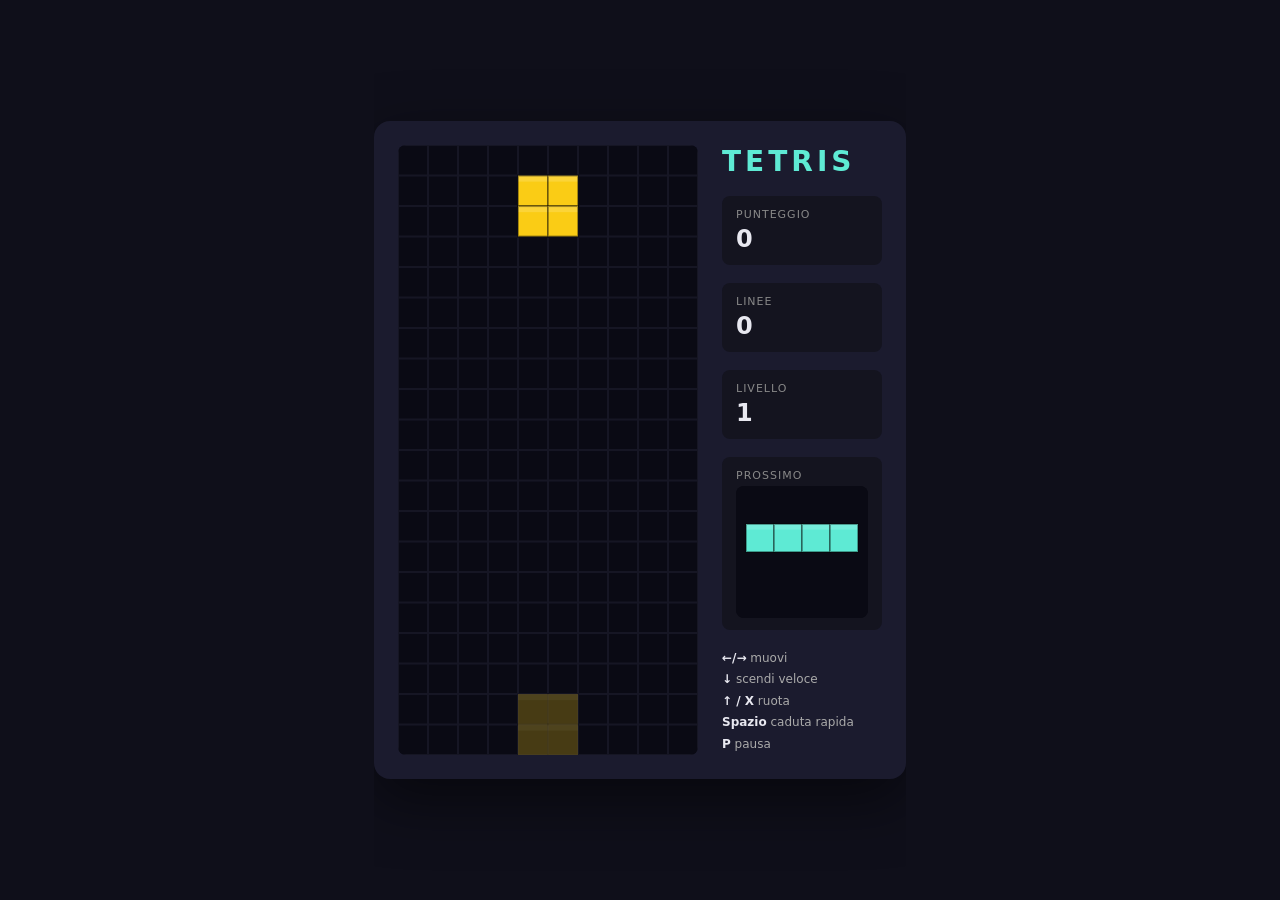
<file: tetris.html>
<!DOCTYPE html>
<html lang="it">
<head>
<meta charset="UTF-8">
<meta name="viewport" content="width=device-width, initial-scale=1.0">
<title>Tetris</title>
<style>
  :root {
    --bg: #0f0f1a;
    --panel: #1b1b2e;
    --grid: #2a2a40;
    --text: #e8e8f0;
    --accent: #5eead4;
  }
  * { box-sizing: border-box; }
  html, body {
    margin: 0;
    height: 100%;
    background: var(--bg);
    color: var(--text);
    font-family: "Segoe UI", system-ui, sans-serif;
    display: flex;
    align-items: center;
    justify-content: center;
    overflow: hidden;
  }
  .game {
    display: flex;
    gap: 24px;
    padding: 24px;
    background: var(--panel);
    border-radius: 16px;
    box-shadow: 0 20px 60px rgba(0,0,0,.5);
  }
  canvas {
    background: #0a0a14;
    border-radius: 8px;
    display: block;
  }
  .sidebar {
    display: flex;
    flex-direction: column;
    gap: 18px;
    min-width: 160px;
  }
  h1 {
    margin: 0;
    font-size: 28px;
    letter-spacing: 4px;
    color: var(--accent);
  }
  .box {
    background: #14141f;
    border-radius: 8px;
    padding: 12px 14px;
  }
  .box .label {
    font-size: 11px;
    text-transform: uppercase;
    letter-spacing: 1px;
    color: #888;
    margin-bottom: 4px;
  }
  .box .value {
    font-size: 24px;
    font-weight: 700;
  }
  .controls {
    font-size: 12px;
    line-height: 1.8;
    color: #aaa;
  }
  .controls b { color: var(--text); }
  #next {
    background: #0a0a14;
    border-radius: 8px;
  }
  .overlay {
    position: absolute;
    inset: 0;
    display: none;
    align-items: center;
    justify-content: center;
    flex-direction: column;
    gap: 12px;
    background: rgba(10,10,20,.85);
    border-radius: 16px;
    text-align: center;
  }
  .overlay.show { display: flex; }
  .overlay h2 { margin: 0; font-size: 32px; color: var(--accent); }
  .overlay p { margin: 0; color: #ccc; }
  .game { position: relative; }
  button {
    margin-top: 8px;
    padding: 10px 20px;
    border: none;
    border-radius: 8px;
    background: var(--accent);
    color: #0a0a14;
    font-weight: 700;
    cursor: pointer;
    font-size: 14px;
  }
  button:hover { filter: brightness(1.1); }
</style>
</head>
<body>
<div class="game">
  <canvas id="board" width="300" height="600"></canvas>
  <div class="sidebar">
    <h1>TETRIS</h1>
    <div class="box">
      <div class="label">Punteggio</div>
      <div class="value" id="score">0</div>
    </div>
    <div class="box">
      <div class="label">Linee</div>
      <div class="value" id="lines">0</div>
    </div>
    <div class="box">
      <div class="label">Livello</div>
      <div class="value" id="level">1</div>
    </div>
    <div class="box">
      <div class="label">Prossimo</div>
      <canvas id="next" width="132" height="132"></canvas>
    </div>
    <div class="controls">
      <b>←/→</b> muovi<br>
      <b>↓</b> scendi veloce<br>
      <b>↑ / X</b> ruota<br>
      <b>Spazio</b> caduta rapida<br>
      <b>P</b> pausa
    </div>
  </div>
  <div class="overlay" id="overlay">
    <h2 id="overlay-title">Game Over</h2>
    <p id="overlay-text">Premi Invio per ricominciare</p>
    <button id="restart">Nuova partita</button>
  </div>
</div>

<script>
const COLS = 10, ROWS = 20, CELL = 30;
const board = document.getElementById('board');
const ctx = board.getContext('2d');
const nextCanvas = document.getElementById('next');
const nctx = nextCanvas.getContext('2d');

const scoreEl = document.getElementById('score');
const linesEl = document.getElementById('lines');
const levelEl = document.getElementById('level');
const overlay = document.getElementById('overlay');
const overlayTitle = document.getElementById('overlay-title');
const overlayText = document.getElementById('overlay-text');

// Definizione dei 7 tetramini con il loro colore
const SHAPES = {
  I: { color: '#5eead4', cells: [[0,1],[1,1],[2,1],[3,1]] },
  O: { color: '#facc15', cells: [[1,0],[2,0],[1,1],[2,1]] },
  T: { color: '#c084fc', cells: [[1,0],[0,1],[1,1],[2,1]] },
  S: { color: '#4ade80', cells: [[1,0],[2,0],[0,1],[1,1]] },
  Z: { color: '#f87171', cells: [[0,0],[1,0],[1,1],[2,1]] },
  J: { color: '#60a5fa', cells: [[0,0],[0,1],[1,1],[2,1]] },
  L: { color: '#fb923c', cells: [[2,0],[0,1],[1,1],[2,1]] },
};
const TYPES = Object.keys(SHAPES);

let grid, current, nextPiece, score, lines, level, dropCounter, dropInterval, lastTime, running, paused, gameOver;

function emptyGrid() {
  return Array.from({ length: ROWS }, () => Array(COLS).fill(null));
}

// Crea una matrice 4x4 (o NxN) a partire dalla lista di celle
function makeMatrix(type) {
  const cells = SHAPES[type].cells;
  const size = type === 'I' ? 4 : 3;
  const m = Array.from({ length: size }, () => Array(size).fill(null));
  for (const [x, y] of cells) m[y][x] = type;
  return m;
}

function spawnPiece() {
  const type = nextPiece || randomType();
  nextPiece = randomType();
  const matrix = makeMatrix(type);
  current = {
    type,
    matrix,
    x: Math.floor((COLS - matrix[0].length) / 2),
    y: 0,
  };
  if (collides(current)) {
    endGame();
  }
  drawNext();
}

function randomType() {
  return TYPES[Math.floor(Math.random() * TYPES.length)];
}

function collides(piece) {
  const { matrix, x, y } = piece;
  for (let r = 0; r < matrix.length; r++) {
    for (let c = 0; c < matrix[r].length; c++) {
      if (!matrix[r][c]) continue;
      const nx = x + c, ny = y + r;
      if (nx < 0 || nx >= COLS || ny >= ROWS) return true;
      if (ny >= 0 && grid[ny][nx]) return true;
    }
  }
  return false;
}

function merge(piece) {
  const { matrix, x, y } = piece;
  for (let r = 0; r < matrix.length; r++) {
    for (let c = 0; c < matrix[r].length; c++) {
      if (matrix[r][c] && y + r >= 0) {
        grid[y + r][x + c] = matrix[r][c];
      }
    }
  }
}

// Rotazione oraria della matrice
function rotate(matrix) {
  const N = matrix.length;
  const res = Array.from({ length: N }, () => Array(N).fill(null));
  for (let r = 0; r < N; r++) {
    for (let c = 0; c < N; c++) {
      res[c][N - 1 - r] = matrix[r][c];
    }
  }
  return res;
}

function tryRotate() {
  const rotated = rotate(current.matrix);
  const test = { ...current, matrix: rotated };
  // wall kick: prova a spostare se la rotazione collide
  for (const offset of [0, -1, 1, -2, 2]) {
    test.x = current.x + offset;
    if (!collides(test)) {
      current.matrix = rotated;
      current.x = test.x;
      return;
    }
  }
}

function move(dir) {
  current.x += dir;
  if (collides(current)) current.x -= dir;
}

function softDrop() {
  current.y++;
  if (collides(current)) {
    current.y--;
    lockPiece();
  } else {
    score += 1;
    updateStats();
  }
  dropCounter = 0;
}

function hardDrop() {
  let dist = 0;
  while (!collides(current)) {
    current.y++;
    dist++;
  }
  current.y--;
  score += (dist - 1) * 2;
  updateStats();
  lockPiece();
  dropCounter = 0;
}

function lockPiece() {
  merge(current);
  clearLines();
  spawnPiece();
}

function clearLines() {
  let cleared = 0;
  for (let r = ROWS - 1; r >= 0; r--) {
    if (grid[r].every(cell => cell)) {
      grid.splice(r, 1);
      grid.unshift(Array(COLS).fill(null));
      cleared++;
      r++; // ricontrolla la stessa riga
    }
  }
  if (cleared > 0) {
    const points = [0, 100, 300, 500, 800];
    score += points[cleared] * level;
    lines += cleared;
    level = Math.floor(lines / 10) + 1;
    dropInterval = Math.max(80, 1000 - (level - 1) * 90);
    updateStats();
  }
}

function updateStats() {
  scoreEl.textContent = score;
  linesEl.textContent = lines;
  levelEl.textContent = level;
}

function drawCell(context, x, y, color, size = CELL) {
  context.fillStyle = color;
  context.fillRect(x * size, y * size, size, size);
  context.fillStyle = 'rgba(255,255,255,.15)';
  context.fillRect(x * size, y * size, size, size / 5);
  context.strokeStyle = 'rgba(0,0,0,.35)';
  context.lineWidth = 2;
  context.strokeRect(x * size, y * size, size, size);
}

function draw() {
  // sfondo + griglia
  ctx.fillStyle = '#0a0a14';
  ctx.fillRect(0, 0, board.width, board.height);
  ctx.strokeStyle = '#16162400';
  for (let r = 0; r < ROWS; r++) {
    for (let c = 0; c < COLS; c++) {
      ctx.strokeStyle = '#161624';
      ctx.strokeRect(c * CELL, r * CELL, CELL, CELL);
    }
  }

  // blocchi fissati
  for (let r = 0; r < ROWS; r++) {
    for (let c = 0; c < COLS; c++) {
      if (grid[r][c]) drawCell(ctx, c, r, SHAPES[grid[r][c]].color);
    }
  }

  if (current) {
    // ghost piece (anteprima di caduta)
    const ghost = { ...current, y: current.y };
    while (!collides({ ...ghost, y: ghost.y + 1 })) ghost.y++;
    ctx.globalAlpha = 0.25;
    forEachCell(current.matrix, (c, r) => {
      drawCell(ctx, ghost.x + c, ghost.y + r, SHAPES[current.type].color);
    });
    ctx.globalAlpha = 1;

    // pezzo corrente
    forEachCell(current.matrix, (c, r) => {
      if (current.y + r >= 0)
        drawCell(ctx, current.x + c, current.y + r, SHAPES[current.type].color);
    });
  }
}

function forEachCell(matrix, fn) {
  for (let r = 0; r < matrix.length; r++)
    for (let c = 0; c < matrix[r].length; c++)
      if (matrix[r][c]) fn(c, r);
}

function drawNext() {
  nctx.fillStyle = '#0a0a14';
  nctx.fillRect(0, 0, nextCanvas.width, nextCanvas.height);
  const matrix = makeMatrix(nextPiece);
  const size = 28;
  const offsetX = (nextCanvas.width / size - matrix[0].length) / 2;
  const offsetY = (nextCanvas.height / size - matrix.length) / 2;
  forEachCell(matrix, (c, r) => {
    drawCell(nctx, offsetX + c, offsetY + r, SHAPES[nextPiece].color, size);
  });
}

function update(time = 0) {
  if (!running) return;
  const delta = time - lastTime;
  lastTime = time;
  if (!paused && !gameOver) {
    dropCounter += delta;
    if (dropCounter > dropInterval) {
      current.y++;
      if (collides(current)) {
        current.y--;
        lockPiece();
      }
      dropCounter = 0;
    }
    draw();
  }
  requestAnimationFrame(update);
}

function endGame() {
  gameOver = true;
  overlayTitle.textContent = 'Game Over';
  overlayText.textContent = 'Premi Invio per ricominciare';
  overlay.classList.add('show');
}

function init() {
  grid = emptyGrid();
  score = 0; lines = 0; level = 1;
  dropCounter = 0; dropInterval = 1000; lastTime = 0;
  paused = false; gameOver = false; running = true;
  nextPiece = randomType();
  overlay.classList.remove('show');
  updateStats();
  spawnPiece();
  requestAnimationFrame(update);
}

document.addEventListener('keydown', (e) => {
  if (gameOver) {
    if (e.key === 'Enter') init();
    return;
  }
  switch (e.key) {
    case 'ArrowLeft':  move(-1); break;
    case 'ArrowRight': move(1); break;
    case 'ArrowDown':  softDrop(); break;
    case 'ArrowUp':
    case 'x':
    case 'X':          tryRotate(); break;
    case ' ':          e.preventDefault(); hardDrop(); break;
    case 'p':
    case 'P':
      paused = !paused;
      overlayTitle.textContent = 'Pausa';
      overlayText.textContent = 'Premi P per continuare';
      overlay.classList.toggle('show', paused);
      break;
  }
  if (!paused) draw();
});

document.getElementById('restart').addEventListener('click', init);

init();
</script>
</body>
</html>
</file>
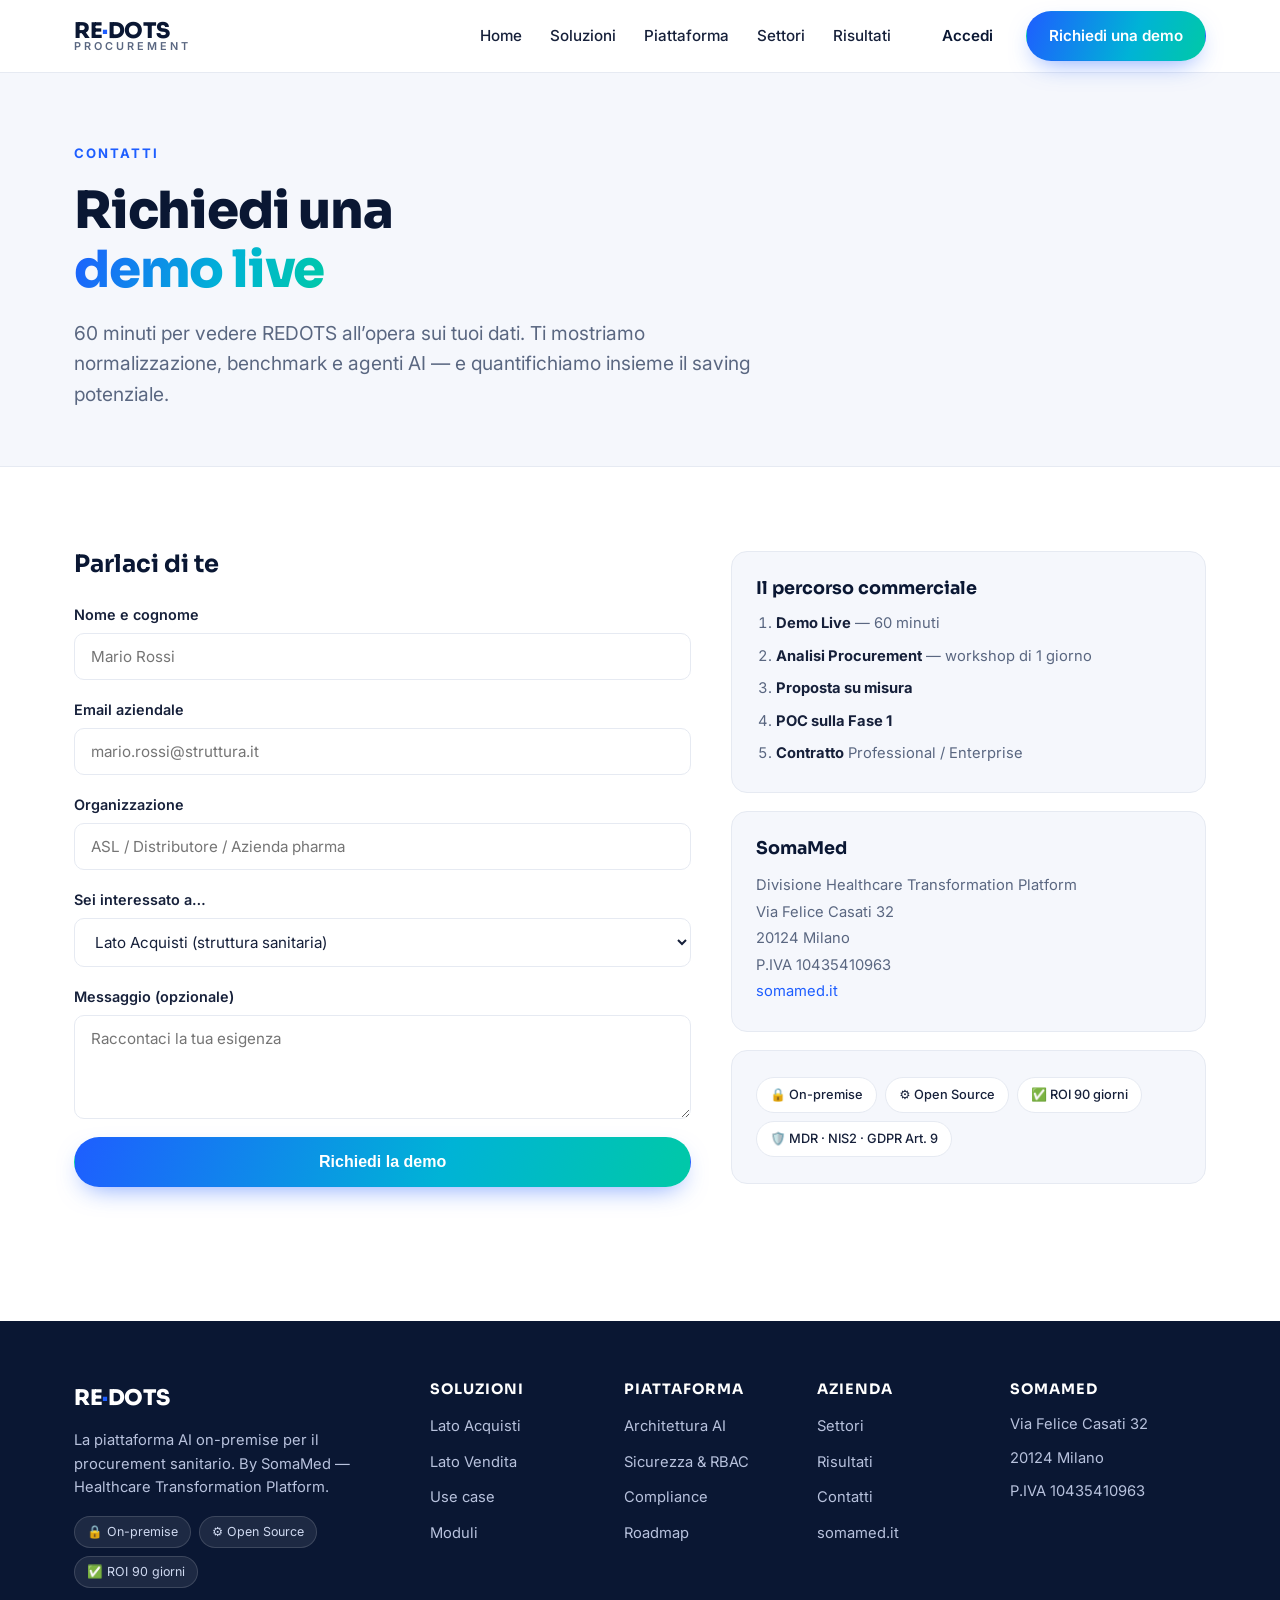
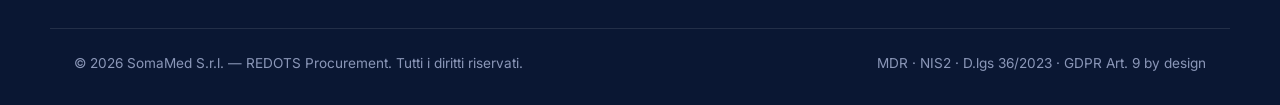
<file: docs/contatti.html>
<!DOCTYPE html>
<html lang="it">
<head>
  <meta charset="UTF-8" />
  <meta name="viewport" content="width=device-width, initial-scale=1.0" />
  <title>Contatti — REDOTS Procurement | Richiedi una demo</title>
  <meta name="description" content="Richiedi una demo live di REDOTS Procurement. Demo (60 min) → Analisi Procurement → Proposta su misura → POC Fase 1 → Contratto. SomaMed, Milano." />
  <link rel="preconnect" href="https://fonts.googleapis.com" />
  <link rel="preconnect" href="https://fonts.gstatic.com" crossorigin />
  <link href="https://fonts.googleapis.com/css2?family=Inter:wght@400;500;600;700;800&family=Sora:wght@600;700;800&display=swap" rel="stylesheet" />
  <link rel="stylesheet" href="css/styles.css" />
</head>
<body data-page="contatti">
  <div data-layout="header"></div>

  <section class="page-hero">
    <div class="container">
      <p class="eyebrow">Contatti</p>
      <h1>Richiedi una<br><span class="grad">demo live</span></h1>
      <p class="page-hero-lead">60 minuti per vedere REDOTS all’opera sui tuoi dati. Ti mostriamo normalizzazione, benchmark e agenti AI — e quantifichiamo insieme il saving potenziale.</p>
    </div>
  </section>

  <section class="section">
    <div class="container contact-layout">
      <div class="contact-form-wrap reveal">
        <h2>Parlaci di te</h2>
        <form class="contact-form" id="demoForm" novalidate>
          <label>Nome e cognome
            <input type="text" name="nome" placeholder="Mario Rossi" required />
          </label>
          <label>Email aziendale
            <input type="email" name="email" placeholder="mario.rossi@struttura.it" required />
          </label>
          <label>Organizzazione
            <input type="text" name="org" placeholder="ASL / Distributore / Azienda pharma" />
          </label>
          <label>Sei interessato a…
            <select name="lato">
              <option value="acquisti">Lato Acquisti (struttura sanitaria)</option>
              <option value="vendita">Lato Vendita (società commerciale)</option>
              <option value="entrambi">Entrambi i lati</option>
            </select>
          </label>
          <label>Messaggio (opzionale)
            <textarea name="messaggio" rows="4" placeholder="Raccontaci la tua esigenza"></textarea>
          </label>
          <button type="submit" class="btn btn-primary btn-lg btn-block">Richiedi la demo</button>
          <p class="form-msg" id="formMsg" role="status"></p>
        </form>
      </div>

      <aside class="contact-aside reveal">
        <div class="aside-card">
          <h3>Il percorso commerciale</h3>
          <ol class="steps">
            <li><strong>Demo Live</strong> — 60 minuti</li>
            <li><strong>Analisi Procurement</strong> — workshop di 1 giorno</li>
            <li><strong>Proposta su misura</strong></li>
            <li><strong>POC sulla Fase 1</strong></li>
            <li><strong>Contratto</strong> Professional / Enterprise</li>
          </ol>
        </div>
        <div class="aside-card">
          <h3>SomaMed</h3>
          <p class="aside-contact">
            Divisione Healthcare Transformation Platform<br>
            Via Felice Casati 32<br>
            20124 Milano<br>
            P.IVA 10435410963<br>
            <a href="https://somamed.it" target="_blank" rel="noopener">somamed.it</a>
          </p>
        </div>
        <div class="aside-card aside-badges">
          <span>🔒 On-premise</span><span>⚙️ Open Source</span>
          <span>✅ ROI 90 giorni</span><span>🛡️ MDR · NIS2 · GDPR Art. 9</span>
        </div>
      </aside>
    </div>
  </section>

  <div data-layout="footer"></div>
  <script src="js/layout.js"></script>
</body>
</html>
</file>
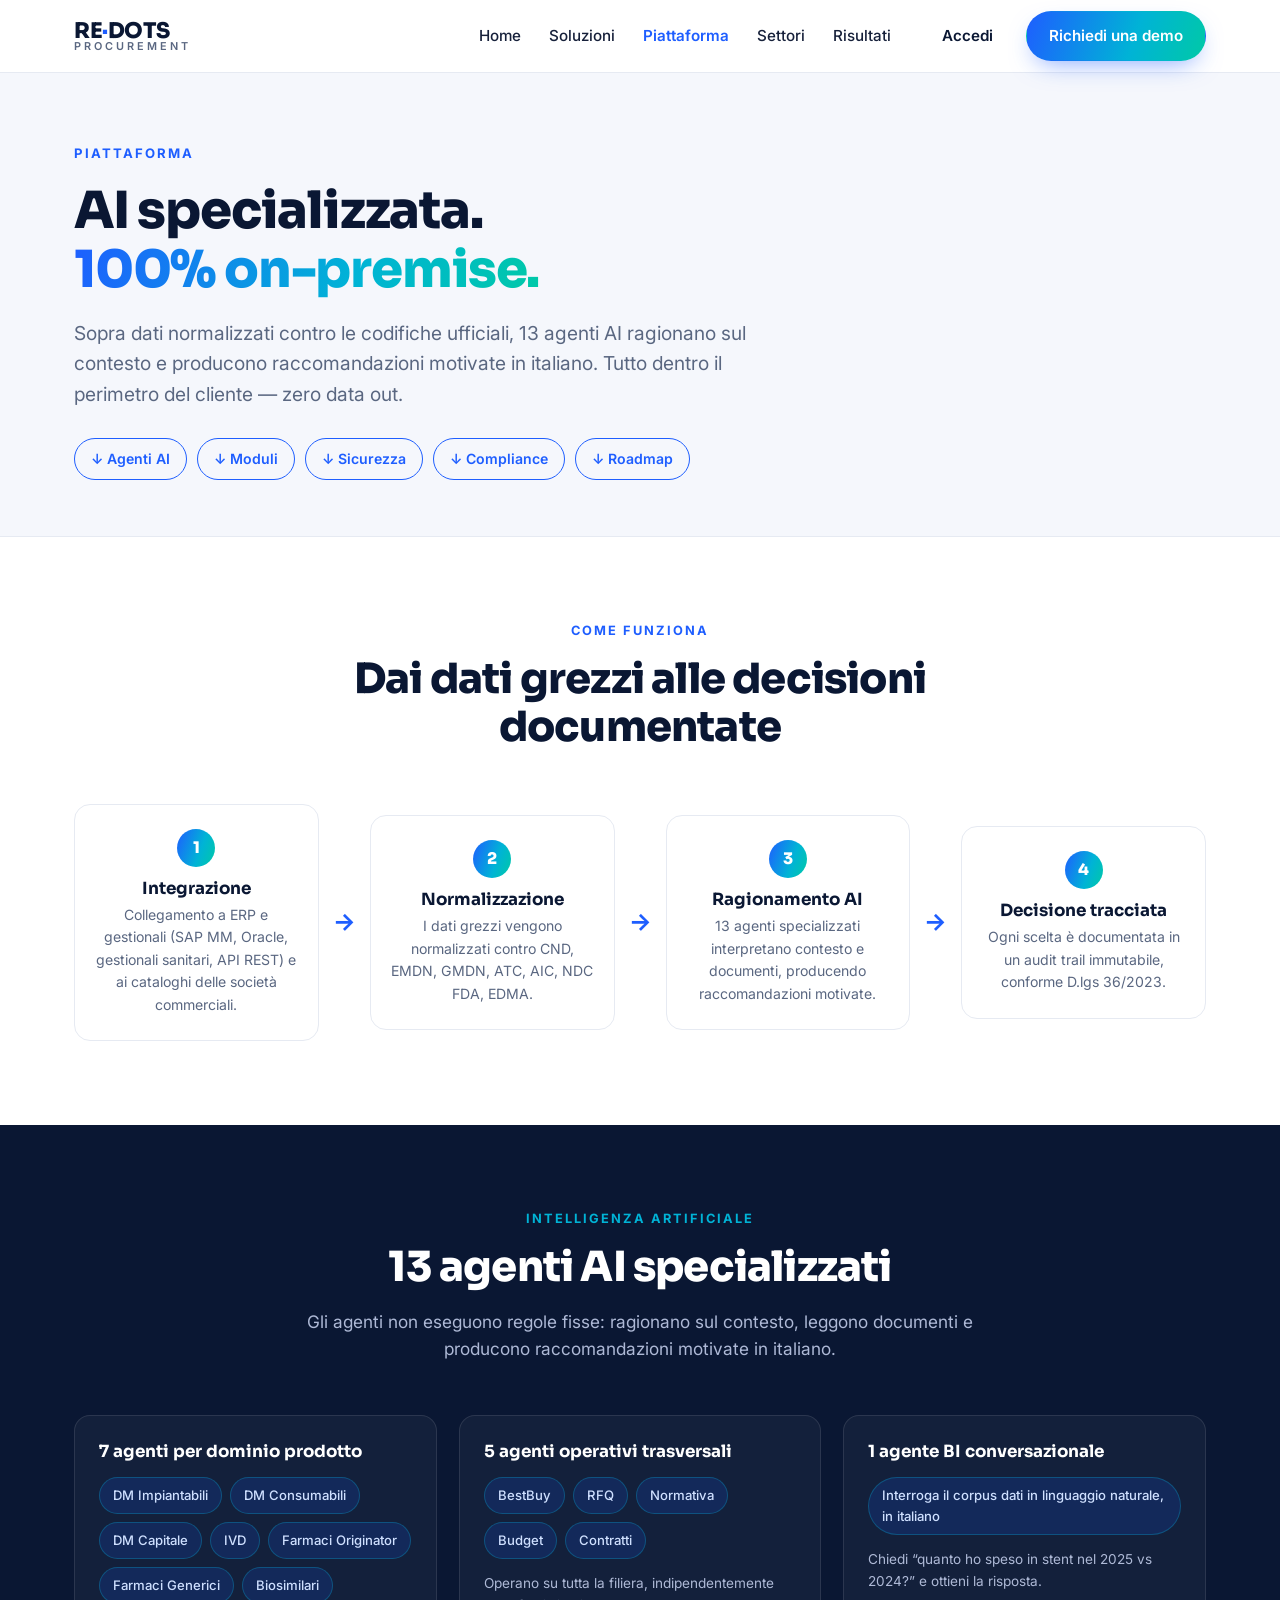
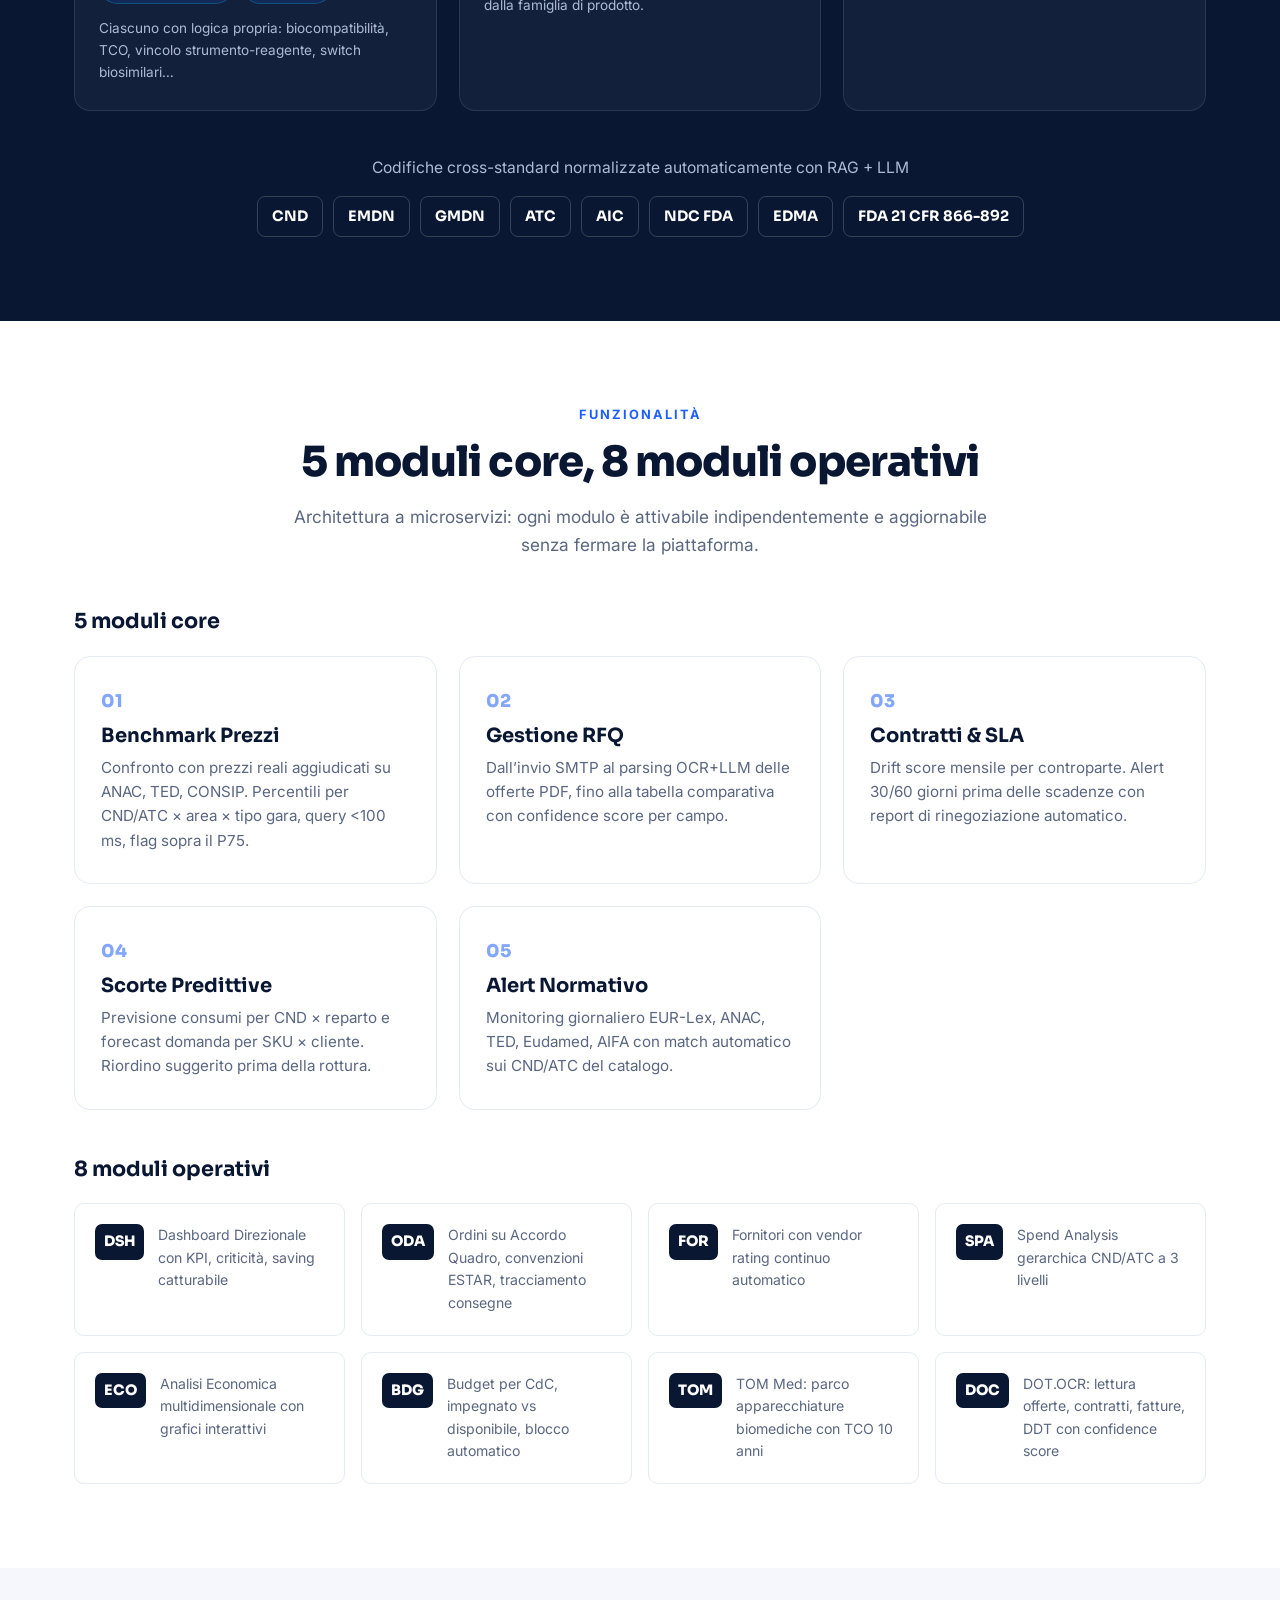
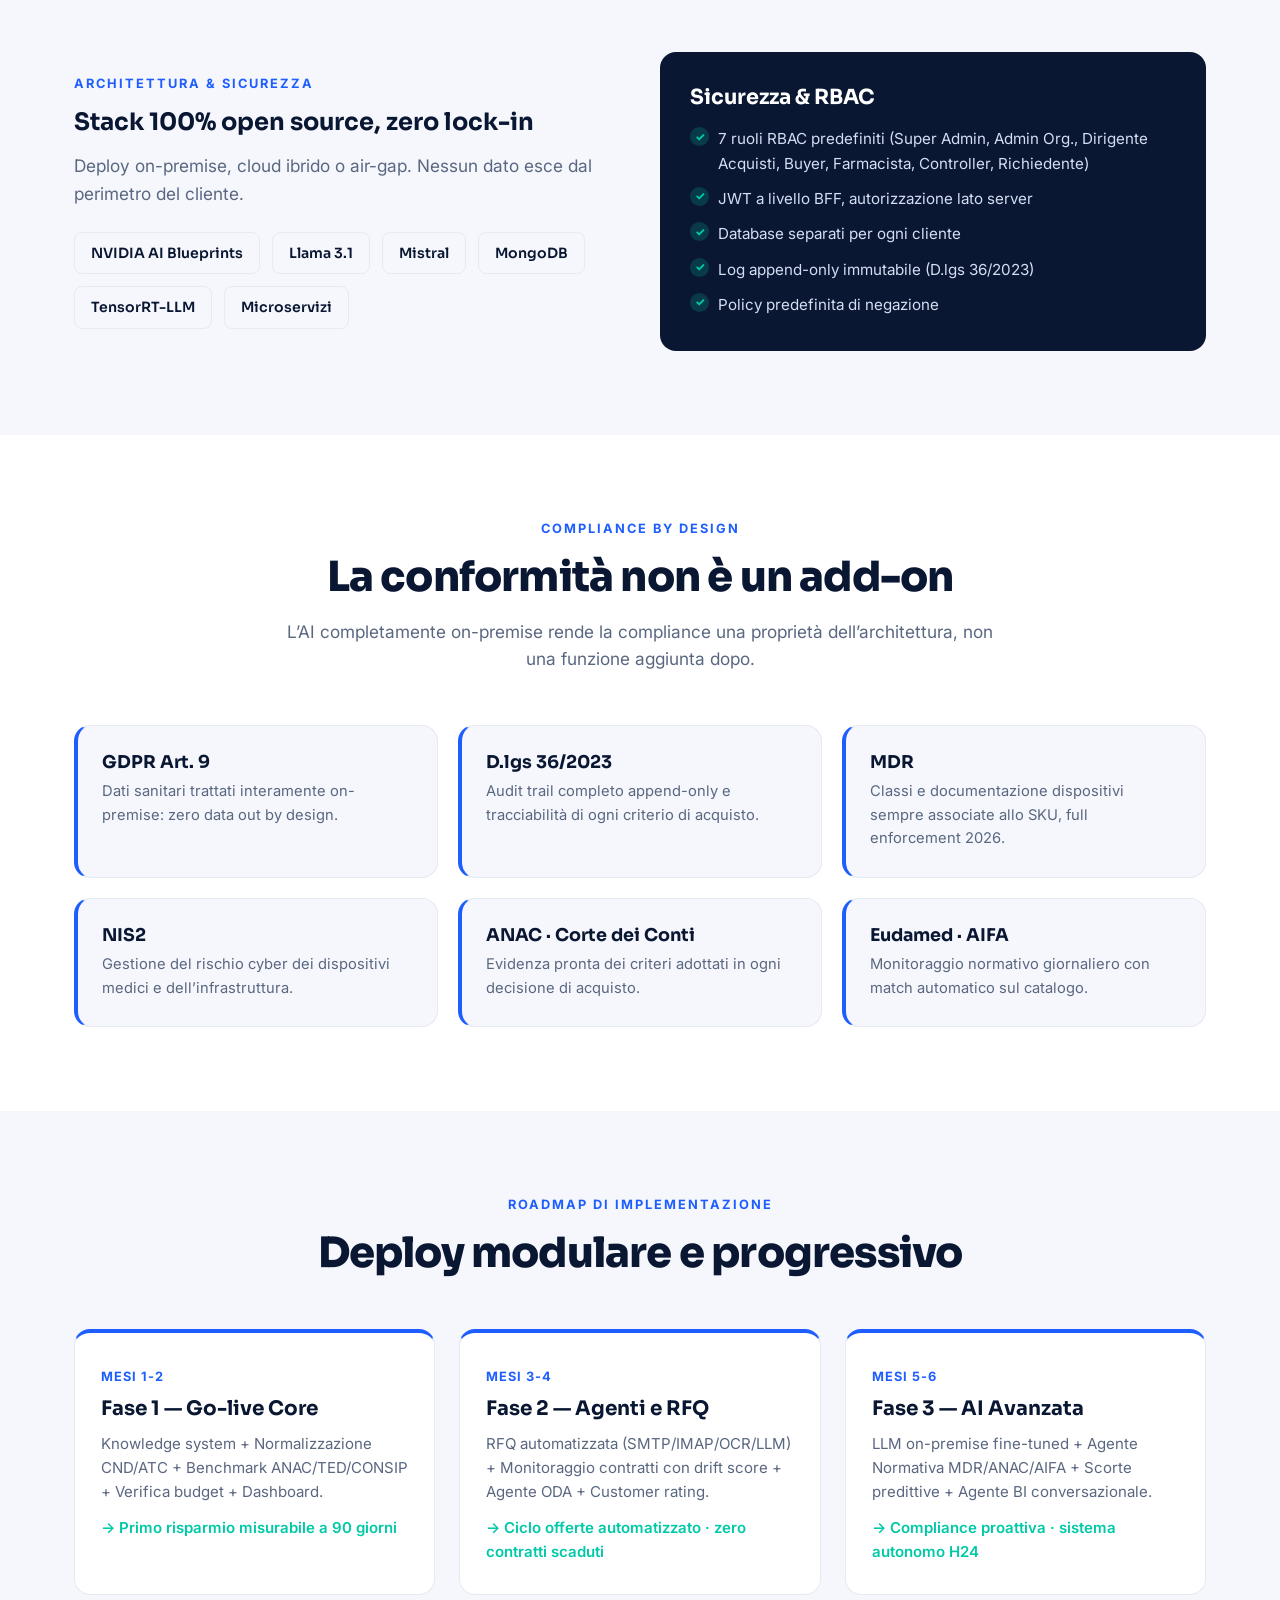
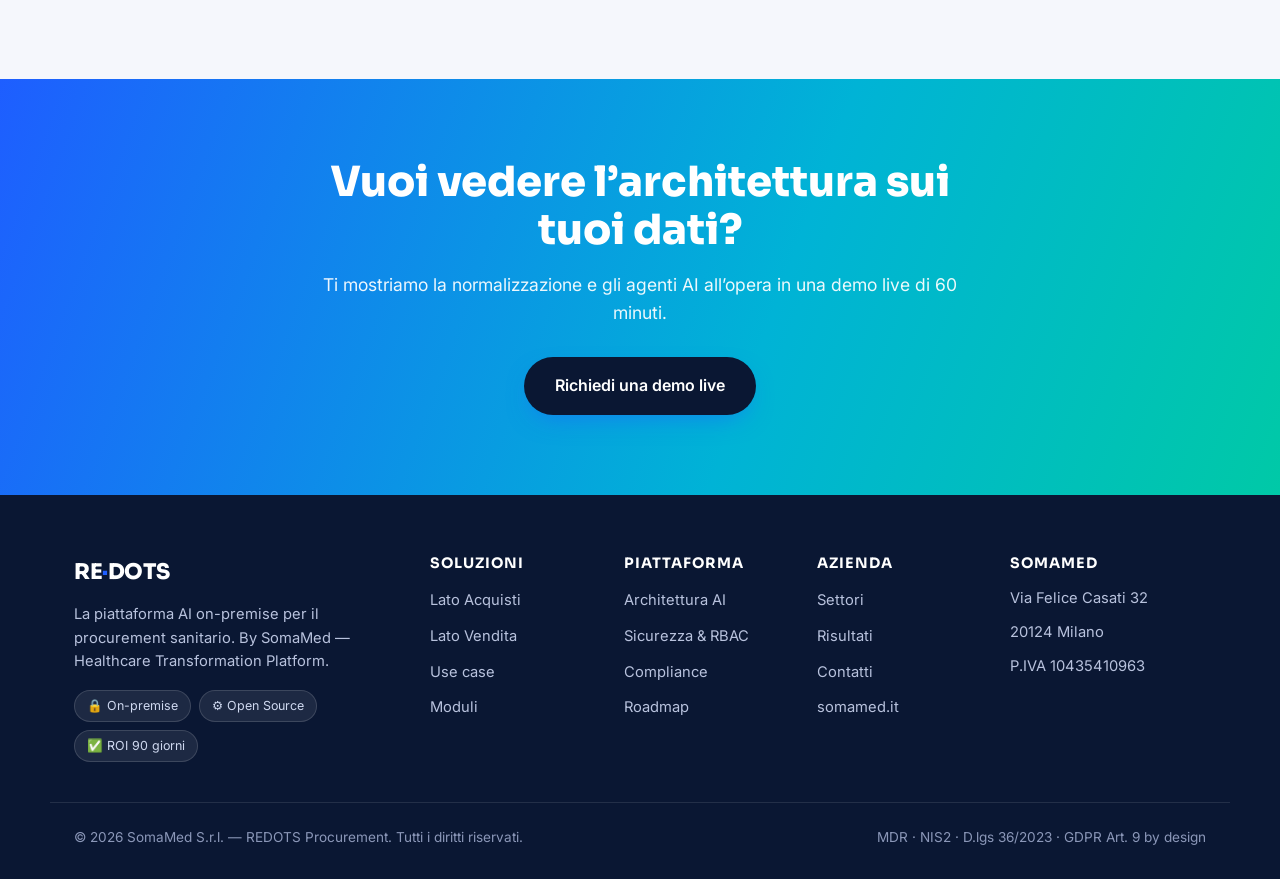
<file: docs/piattaforma.html>
<!DOCTYPE html>
<html lang="it">
<head>
  <meta charset="UTF-8" />
  <meta name="viewport" content="width=device-width, initial-scale=1.0" />
  <title>Piattaforma — REDOTS Procurement | AI on-premise, moduli, compliance</title>
  <meta name="description" content="L'architettura di REDOTS Procurement: 13 agenti AI specializzati, stack 100% open source on-premise, 13 moduli, sicurezza RBAC e compliance MDR/NIS2/D.lgs 36/2023 by design." />
  <link rel="preconnect" href="https://fonts.googleapis.com" />
  <link rel="preconnect" href="https://fonts.gstatic.com" crossorigin />
  <link href="https://fonts.googleapis.com/css2?family=Inter:wght@400;500;600;700;800&family=Sora:wght@600;700;800&display=swap" rel="stylesheet" />
  <link rel="stylesheet" href="css/styles.css" />
</head>
<body data-page="piattaforma">
  <div data-layout="header"></div>

  <section class="page-hero">
    <div class="container">
      <p class="eyebrow">Piattaforma</p>
      <h1>AI specializzata.<br><span class="grad">100% on-premise.</span></h1>
      <p class="page-hero-lead">Sopra dati normalizzati contro le codifiche ufficiali, 13 agenti AI ragionano sul contesto e producono raccomandazioni motivate in italiano. Tutto dentro il perimetro del cliente — zero data out.</p>
      <div class="quick-jump">
        <a href="#ai" class="btn btn-outline">↓ Agenti AI</a>
        <a href="#moduli" class="btn btn-outline">↓ Moduli</a>
        <a href="#sicurezza" class="btn btn-outline">↓ Sicurezza</a>
        <a href="#compliance" class="btn btn-outline">↓ Compliance</a>
        <a href="#roadmap" class="btn btn-outline">↓ Roadmap</a>
      </div>
    </div>
  </section>

  <!-- HOW IT WORKS -->
  <section class="section" id="come">
    <div class="container">
      <div class="section-head reveal"><p class="kicker">Come funziona</p><h2>Dai dati grezzi alle decisioni documentate</h2></div>
      <div class="flow">
        <div class="flow-step reveal"><span class="flow-no">1</span><h3>Integrazione</h3><p>Collegamento a ERP e gestionali (SAP MM, Oracle, gestionali sanitari, API REST) e ai cataloghi delle società commerciali.</p></div>
        <div class="flow-arrow">→</div>
        <div class="flow-step reveal"><span class="flow-no">2</span><h3>Normalizzazione</h3><p>I dati grezzi vengono normalizzati contro CND, EMDN, GMDN, ATC, AIC, NDC FDA, EDMA.</p></div>
        <div class="flow-arrow">→</div>
        <div class="flow-step reveal"><span class="flow-no">3</span><h3>Ragionamento AI</h3><p>13 agenti specializzati interpretano contesto e documenti, producendo raccomandazioni motivate.</p></div>
        <div class="flow-arrow">→</div>
        <div class="flow-step reveal"><span class="flow-no">4</span><h3>Decisione tracciata</h3><p>Ogni scelta è documentata in un audit trail immutabile, conforme D.lgs 36/2023.</p></div>
      </div>
    </div>
  </section>

  <!-- AI AGENTS -->
  <section class="section section-dark" id="ai">
    <div class="container">
      <div class="section-head reveal"><p class="kicker kicker-light">Intelligenza Artificiale</p><h2>13 agenti AI specializzati</h2>
        <p class="section-sub section-sub-light">Gli agenti non eseguono regole fisse: ragionano sul contesto, leggono documenti e producono raccomandazioni motivate in italiano.</p></div>
      <div class="agents">
        <div class="agent-group reveal"><h4>7 agenti per dominio prodotto</h4>
          <div class="chips"><span>DM Impiantabili</span><span>DM Consumabili</span><span>DM Capitale</span><span>IVD</span><span>Farmaci Originator</span><span>Farmaci Generici</span><span>Biosimilari</span></div>
          <p class="agent-note">Ciascuno con logica propria: biocompatibilità, TCO, vincolo strumento-reagente, switch biosimilari…</p>
        </div>
        <div class="agent-group reveal"><h4>5 agenti operativi trasversali</h4>
          <div class="chips"><span>BestBuy</span><span>RFQ</span><span>Normativa</span><span>Budget</span><span>Contratti</span></div>
          <p class="agent-note">Operano su tutta la filiera, indipendentemente dalla famiglia di prodotto.</p>
        </div>
        <div class="agent-group reveal"><h4>1 agente BI conversazionale</h4>
          <div class="chips"><span>Interroga il corpus dati in linguaggio naturale, in italiano</span></div>
          <p class="agent-note">Chiedi “quanto ho speso in stent nel 2025 vs 2024?” e ottieni la risposta.</p>
        </div>
      </div>
      <div class="standards reveal"><p>Codifiche cross-standard normalizzate automaticamente con RAG + LLM</p>
        <div class="standards-list"><span>CND</span><span>EMDN</span><span>GMDN</span><span>ATC</span><span>AIC</span><span>NDC FDA</span><span>EDMA</span><span>FDA 21 CFR 866-892</span></div>
      </div>
    </div>
  </section>

  <!-- MODULES -->
  <section class="section" id="moduli">
    <div class="container">
      <div class="section-head reveal"><p class="kicker">Funzionalità</p><h2>5 moduli core, 8 moduli operativi</h2>
        <p class="section-sub">Architettura a microservizi: ogni modulo è attivabile indipendentemente e aggiornabile senza fermare la piattaforma.</p></div>
      <h3 class="block-title reveal">5 moduli core</h3>
      <div class="cards-grid">
        <article class="card reveal"><span class="card-num">01</span><h3>Benchmark Prezzi</h3><p>Confronto con prezzi reali aggiudicati su ANAC, TED, CONSIP. Percentili per CND/ATC × area × tipo gara, query &lt;100 ms, flag sopra il P75.</p></article>
        <article class="card reveal"><span class="card-num">02</span><h3>Gestione RFQ</h3><p>Dall’invio SMTP al parsing OCR+LLM delle offerte PDF, fino alla tabella comparativa con confidence score per campo.</p></article>
        <article class="card reveal"><span class="card-num">03</span><h3>Contratti &amp; SLA</h3><p>Drift score mensile per controparte. Alert 30/60 giorni prima delle scadenze con report di rinegoziazione automatico.</p></article>
        <article class="card reveal"><span class="card-num">04</span><h3>Scorte Predittive</h3><p>Previsione consumi per CND × reparto e forecast domanda per SKU × cliente. Riordino suggerito prima della rottura.</p></article>
        <article class="card reveal"><span class="card-num">05</span><h3>Alert Normativo</h3><p>Monitoring giornaliero EUR-Lex, ANAC, TED, Eudamed, AIFA con match automatico sui CND/ATC del catalogo.</p></article>
      </div>
      <h3 class="block-title reveal">8 moduli operativi</h3>
      <div class="mod-grid">
        <div class="mod reveal"><span class="mod-code">DSH</span><p>Dashboard Direzionale con KPI, criticità, saving catturabile</p></div>
        <div class="mod reveal"><span class="mod-code">ODA</span><p>Ordini su Accordo Quadro, convenzioni ESTAR, tracciamento consegne</p></div>
        <div class="mod reveal"><span class="mod-code">FOR</span><p>Fornitori con vendor rating continuo automatico</p></div>
        <div class="mod reveal"><span class="mod-code">SPA</span><p>Spend Analysis gerarchica CND/ATC a 3 livelli</p></div>
        <div class="mod reveal"><span class="mod-code">ECO</span><p>Analisi Economica multidimensionale con grafici interattivi</p></div>
        <div class="mod reveal"><span class="mod-code">BDG</span><p>Budget per CdC, impegnato vs disponibile, blocco automatico</p></div>
        <div class="mod reveal"><span class="mod-code">TOM</span><p>TOM Med: parco apparecchiature biomediche con TCO 10 anni</p></div>
        <div class="mod reveal"><span class="mod-code">DOC</span><p>DOT.OCR: lettura offerte, contratti, fatture, DDT con confidence score</p></div>
      </div>
    </div>
  </section>

  <!-- ARCHITECTURE / SECURITY -->
  <section class="section section-alt" id="sicurezza">
    <div class="container">
      <div class="split">
        <div class="reveal">
          <p class="kicker">Architettura &amp; Sicurezza</p>
          <h2>Stack 100% open source, zero lock-in</h2>
          <p class="section-sub" style="margin-left:0">Deploy on-premise, cloud ibrido o air-gap. Nessun dato esce dal perimetro del cliente.</p>
          <div class="tech-strip" style="justify-content:flex-start;margin-top:24px">
            <span>NVIDIA AI Blueprints</span><span>Llama 3.1</span><span>Mistral</span><span>MongoDB</span><span>TensorRT-LLM</span><span>Microservizi</span>
          </div>
        </div>
        <div class="sec-box reveal">
          <h3>Sicurezza &amp; RBAC</h3>
          <ul class="ticks">
            <li>7 ruoli RBAC predefiniti (Super Admin, Admin Org., Dirigente Acquisti, Buyer, Farmacista, Controller, Richiedente)</li>
            <li>JWT a livello BFF, autorizzazione lato server</li>
            <li>Database separati per ogni cliente</li>
            <li>Log append-only immutabile (D.lgs 36/2023)</li>
            <li>Policy predefinita di negazione</li>
          </ul>
        </div>
      </div>
    </div>
  </section>

  <!-- COMPLIANCE -->
  <section class="section" id="compliance">
    <div class="container">
      <div class="section-head reveal"><p class="kicker">Compliance by design</p><h2>La conformità non è un add-on</h2>
        <p class="section-sub">L’AI completamente on-premise rende la compliance una proprietà dell’architettura, non una funzione aggiunta dopo.</p></div>
      <div class="compliance-grid">
        <div class="comp reveal"><h3>GDPR Art. 9</h3><p>Dati sanitari trattati interamente on-premise: zero data out by design.</p></div>
        <div class="comp reveal"><h3>D.lgs 36/2023</h3><p>Audit trail completo append-only e tracciabilità di ogni criterio di acquisto.</p></div>
        <div class="comp reveal"><h3>MDR</h3><p>Classi e documentazione dispositivi sempre associate allo SKU, full enforcement 2026.</p></div>
        <div class="comp reveal"><h3>NIS2</h3><p>Gestione del rischio cyber dei dispositivi medici e dell’infrastruttura.</p></div>
        <div class="comp reveal"><h3>ANAC · Corte dei Conti</h3><p>Evidenza pronta dei criteri adottati in ogni decisione di acquisto.</p></div>
        <div class="comp reveal"><h3>Eudamed · AIFA</h3><p>Monitoraggio normativo giornaliero con match automatico sul catalogo.</p></div>
      </div>
    </div>
  </section>

  <!-- ROADMAP -->
  <section class="section section-alt" id="roadmap">
    <div class="container">
      <div class="section-head reveal"><p class="kicker">Roadmap di implementazione</p><h2>Deploy modulare e progressivo</h2></div>
      <div class="timeline">
        <div class="phase reveal"><span class="phase-time">Mesi 1-2</span><h3>Fase 1 — Go-live Core</h3><p>Knowledge system + Normalizzazione CND/ATC + Benchmark ANAC/TED/CONSIP + Verifica budget + Dashboard.</p><p class="phase-value">→ Primo risparmio misurabile a 90 giorni</p></div>
        <div class="phase reveal"><span class="phase-time">Mesi 3-4</span><h3>Fase 2 — Agenti e RFQ</h3><p>RFQ automatizzata (SMTP/IMAP/OCR/LLM) + Monitoraggio contratti con drift score + Agente ODA + Customer rating.</p><p class="phase-value">→ Ciclo offerte automatizzato · zero contratti scaduti</p></div>
        <div class="phase reveal"><span class="phase-time">Mesi 5-6</span><h3>Fase 3 — AI Avanzata</h3><p>LLM on-premise fine-tuned + Agente Normativa MDR/ANAC/AIFA + Scorte predittive + Agente BI conversazionale.</p><p class="phase-value">→ Compliance proattiva · sistema autonomo H24</p></div>
      </div>
    </div>
  </section>

  <section class="cta-band">
    <div class="container cta-inner reveal">
      <h2>Vuoi vedere l’architettura sui tuoi dati?</h2>
      <p>Ti mostriamo la normalizzazione e gli agenti AI all’opera in una demo live di 60 minuti.</p>
      <a href="contatti.html" class="btn btn-primary btn-lg" style="background:var(--navy)">Richiedi una demo live</a>
    </div>
  </section>

  <div data-layout="footer"></div>
  <script src="js/layout.js"></script>
</body>
</html>
</file>
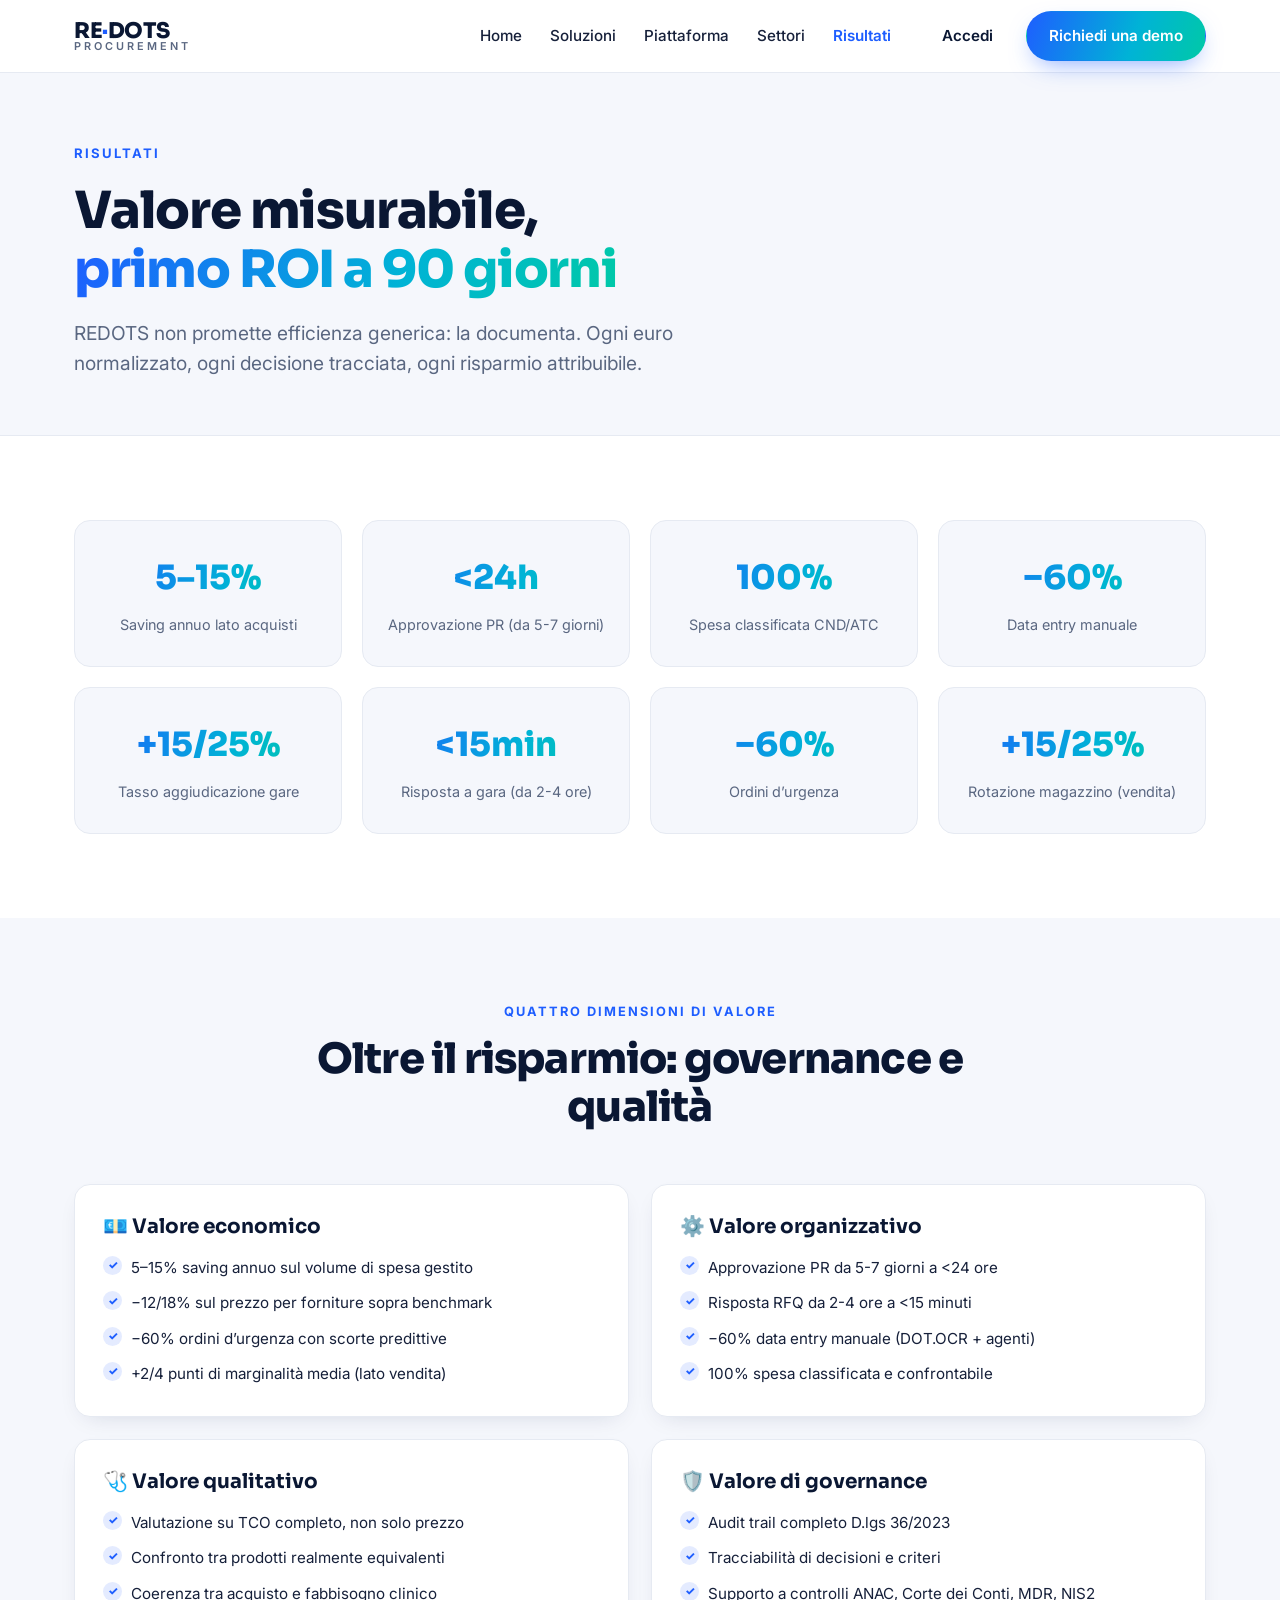
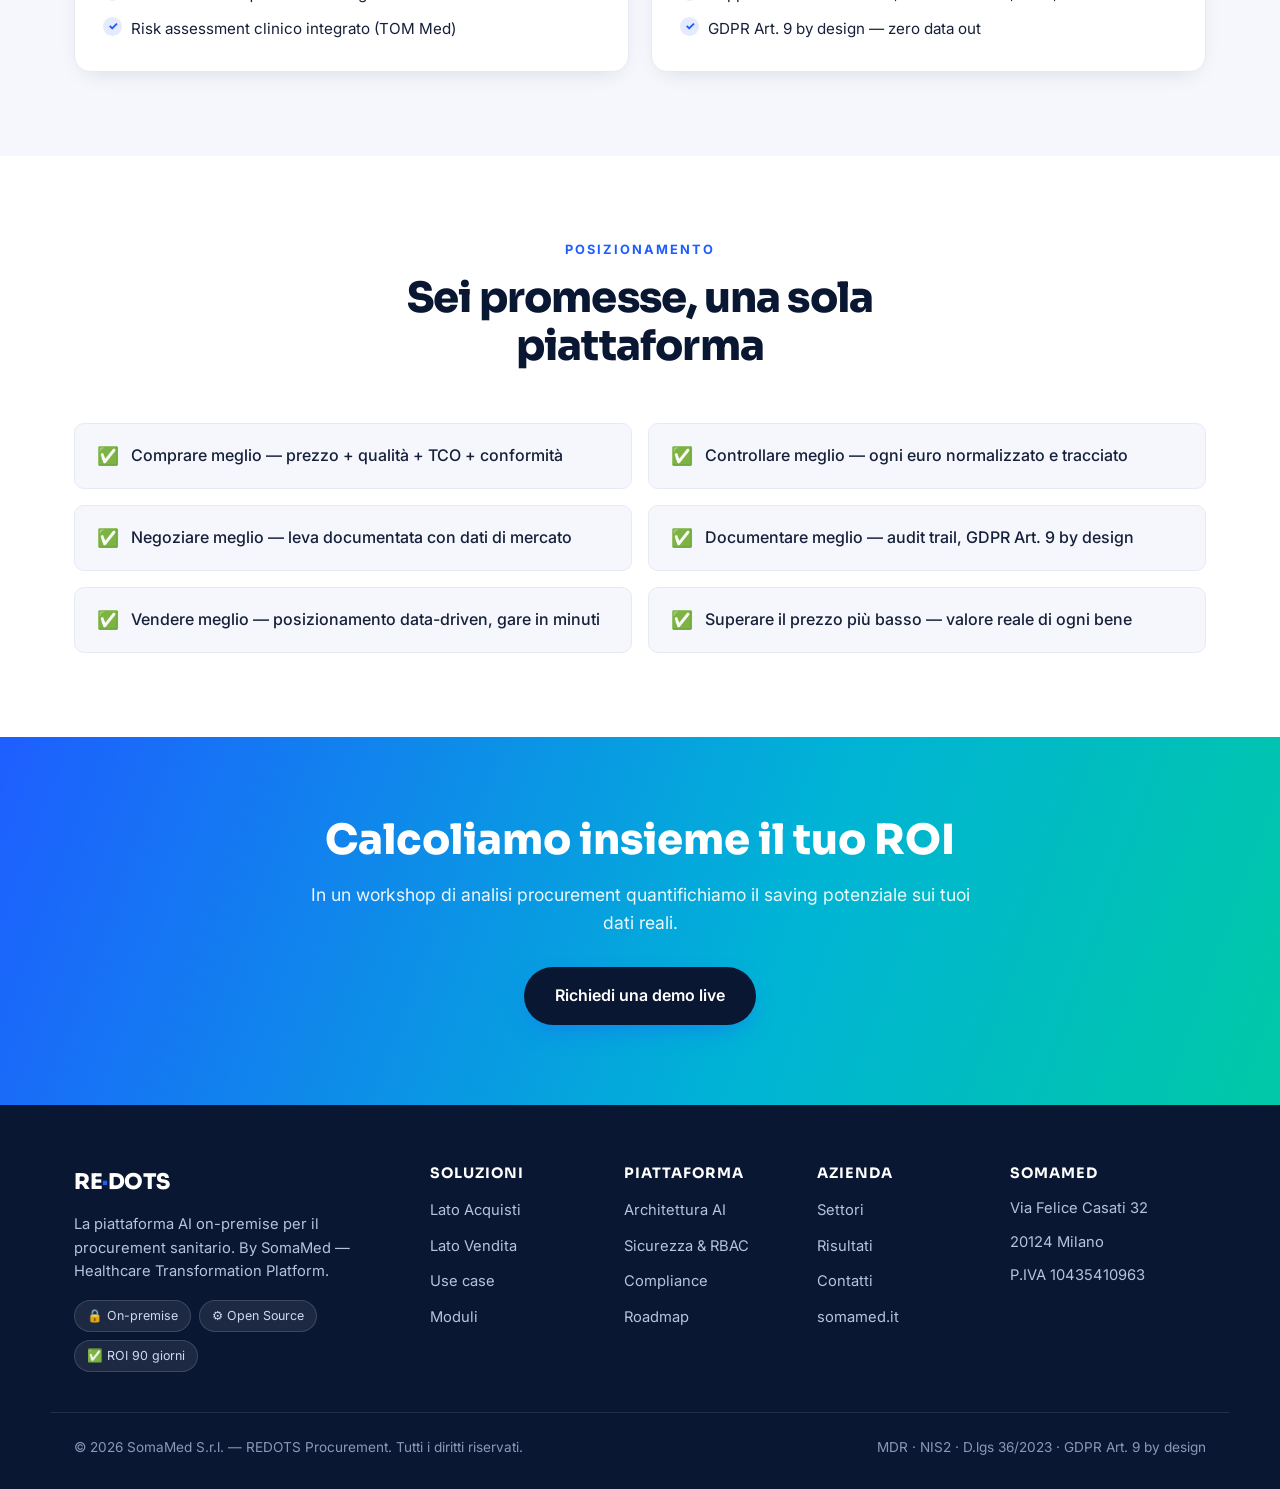
<file: docs/risultati.html>
<!DOCTYPE html>
<html lang="it">
<head>
  <meta charset="UTF-8" />
  <meta name="viewport" content="width=device-width, initial-scale=1.0" />
  <title>Risultati — REDOTS Procurement | Valore economico, ROI, KPI</title>
  <meta name="description" content="Saving 5-15%, +15/25% di aggiudicazione gare, −60% data entry e primo ROI a 90 giorni: il valore economico, organizzativo, qualitativo e di governance di REDOTS Procurement." />
  <link rel="preconnect" href="https://fonts.googleapis.com" />
  <link rel="preconnect" href="https://fonts.gstatic.com" crossorigin />
  <link href="https://fonts.googleapis.com/css2?family=Inter:wght@400;500;600;700;800&family=Sora:wght@600;700;800&display=swap" rel="stylesheet" />
  <link rel="stylesheet" href="css/styles.css" />
</head>
<body data-page="risultati">
  <div data-layout="header"></div>

  <section class="page-hero">
    <div class="container">
      <p class="eyebrow">Risultati</p>
      <h1>Valore misurabile,<br><span class="grad">primo ROI a 90 giorni</span></h1>
      <p class="page-hero-lead">REDOTS non promette efficienza generica: la documenta. Ogni euro normalizzato, ogni decisione tracciata, ogni risparmio attribuibile.</p>
    </div>
  </section>

  <!-- KPI BIG -->
  <section class="section">
    <div class="container">
      <div class="kpis">
        <div class="kpi reveal"><span class="kpi-num">5–15%</span><span class="kpi-label">Saving annuo lato acquisti</span></div>
        <div class="kpi reveal"><span class="kpi-num">&lt;24h</span><span class="kpi-label">Approvazione PR (da 5-7 giorni)</span></div>
        <div class="kpi reveal"><span class="kpi-num">100%</span><span class="kpi-label">Spesa classificata CND/ATC</span></div>
        <div class="kpi reveal"><span class="kpi-num">−60%</span><span class="kpi-label">Data entry manuale</span></div>
        <div class="kpi reveal"><span class="kpi-num">+15/25%</span><span class="kpi-label">Tasso aggiudicazione gare</span></div>
        <div class="kpi reveal"><span class="kpi-num">&lt;15min</span><span class="kpi-label">Risposta a gara (da 2-4 ore)</span></div>
        <div class="kpi reveal"><span class="kpi-num">−60%</span><span class="kpi-label">Ordini d’urgenza</span></div>
        <div class="kpi reveal"><span class="kpi-num">+15/25%</span><span class="kpi-label">Rotazione magazzino (vendita)</span></div>
      </div>
    </div>
  </section>

  <!-- VALUE DIMENSIONS -->
  <section class="section section-alt">
    <div class="container">
      <div class="section-head reveal"><p class="kicker">Quattro dimensioni di valore</p><h2>Oltre il risparmio: governance e qualità</h2></div>
      <div class="value-grid">
        <article class="value-card reveal">
          <h3>💶 Valore economico</h3>
          <ul class="ticks">
            <li>5–15% saving annuo sul volume di spesa gestito</li>
            <li>−12/18% sul prezzo per forniture sopra benchmark</li>
            <li>−60% ordini d’urgenza con scorte predittive</li>
            <li>+2/4 punti di marginalità media (lato vendita)</li>
          </ul>
        </article>
        <article class="value-card reveal">
          <h3>⚙️ Valore organizzativo</h3>
          <ul class="ticks">
            <li>Approvazione PR da 5-7 giorni a &lt;24 ore</li>
            <li>Risposta RFQ da 2-4 ore a &lt;15 minuti</li>
            <li>−60% data entry manuale (DOT.OCR + agenti)</li>
            <li>100% spesa classificata e confrontabile</li>
          </ul>
        </article>
        <article class="value-card reveal">
          <h3>🩺 Valore qualitativo</h3>
          <ul class="ticks">
            <li>Valutazione su TCO completo, non solo prezzo</li>
            <li>Confronto tra prodotti realmente equivalenti</li>
            <li>Coerenza tra acquisto e fabbisogno clinico</li>
            <li>Risk assessment clinico integrato (TOM Med)</li>
          </ul>
        </article>
        <article class="value-card reveal">
          <h3>🛡️ Valore di governance</h3>
          <ul class="ticks">
            <li>Audit trail completo D.lgs 36/2023</li>
            <li>Tracciabilità di decisioni e criteri</li>
            <li>Supporto a controlli ANAC, Corte dei Conti, MDR, NIS2</li>
            <li>GDPR Art. 9 by design — zero data out</li>
          </ul>
        </article>
      </div>
    </div>
  </section>

  <!-- POSITIONING -->
  <section class="section">
    <div class="container">
      <div class="section-head reveal"><p class="kicker">Posizionamento</p><h2>Sei promesse, una sola piattaforma</h2></div>
      <div class="promise-grid">
        <div class="promise reveal"><span>✅</span> Comprare meglio — prezzo + qualità + TCO + conformità</div>
        <div class="promise reveal"><span>✅</span> Controllare meglio — ogni euro normalizzato e tracciato</div>
        <div class="promise reveal"><span>✅</span> Negoziare meglio — leva documentata con dati di mercato</div>
        <div class="promise reveal"><span>✅</span> Documentare meglio — audit trail, GDPR Art. 9 by design</div>
        <div class="promise reveal"><span>✅</span> Vendere meglio — posizionamento data-driven, gare in minuti</div>
        <div class="promise reveal"><span>✅</span> Superare il prezzo più basso — valore reale di ogni bene</div>
      </div>
    </div>
  </section>

  <section class="cta-band">
    <div class="container cta-inner reveal">
      <h2>Calcoliamo insieme il tuo ROI</h2>
      <p>In un workshop di analisi procurement quantifichiamo il saving potenziale sui tuoi dati reali.</p>
      <a href="contatti.html" class="btn btn-primary btn-lg" style="background:var(--navy)">Richiedi una demo live</a>
    </div>
  </section>

  <div data-layout="footer"></div>
  <script src="js/layout.js"></script>
</body>
</html>
</file>
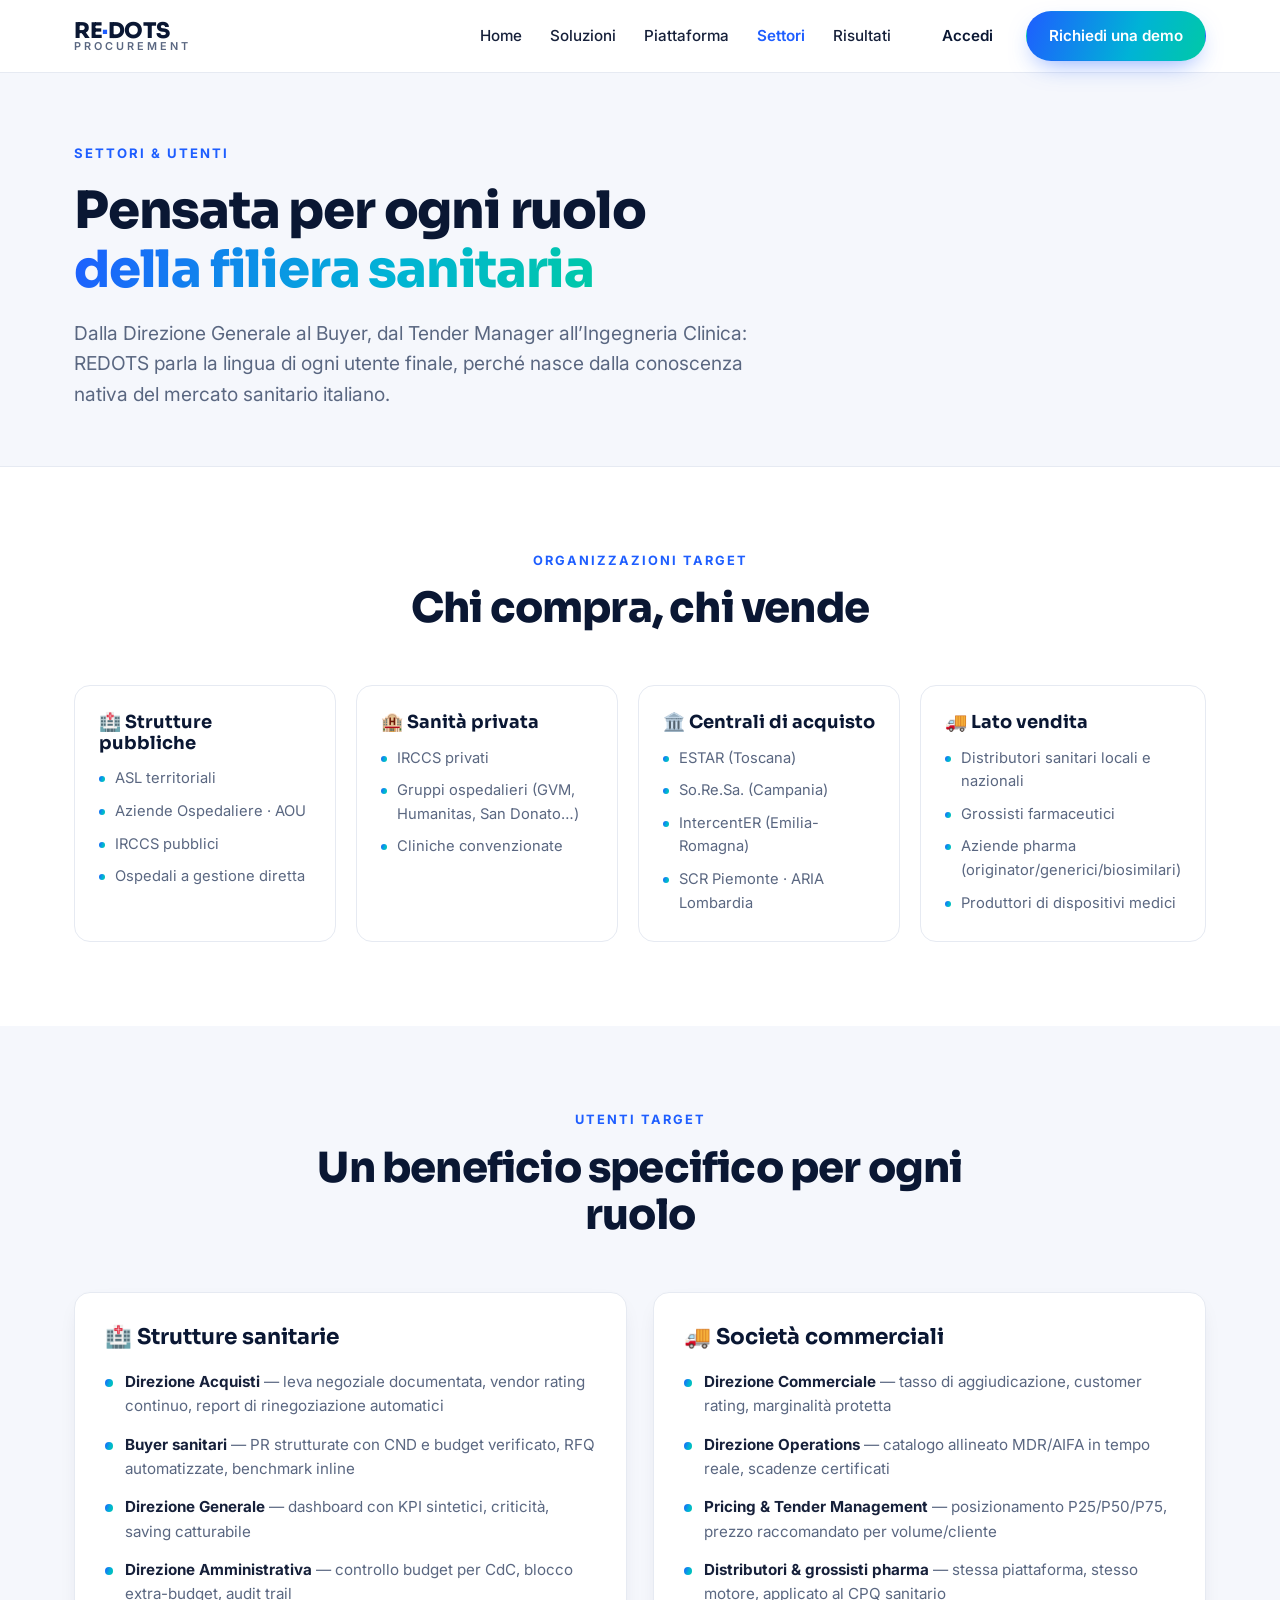
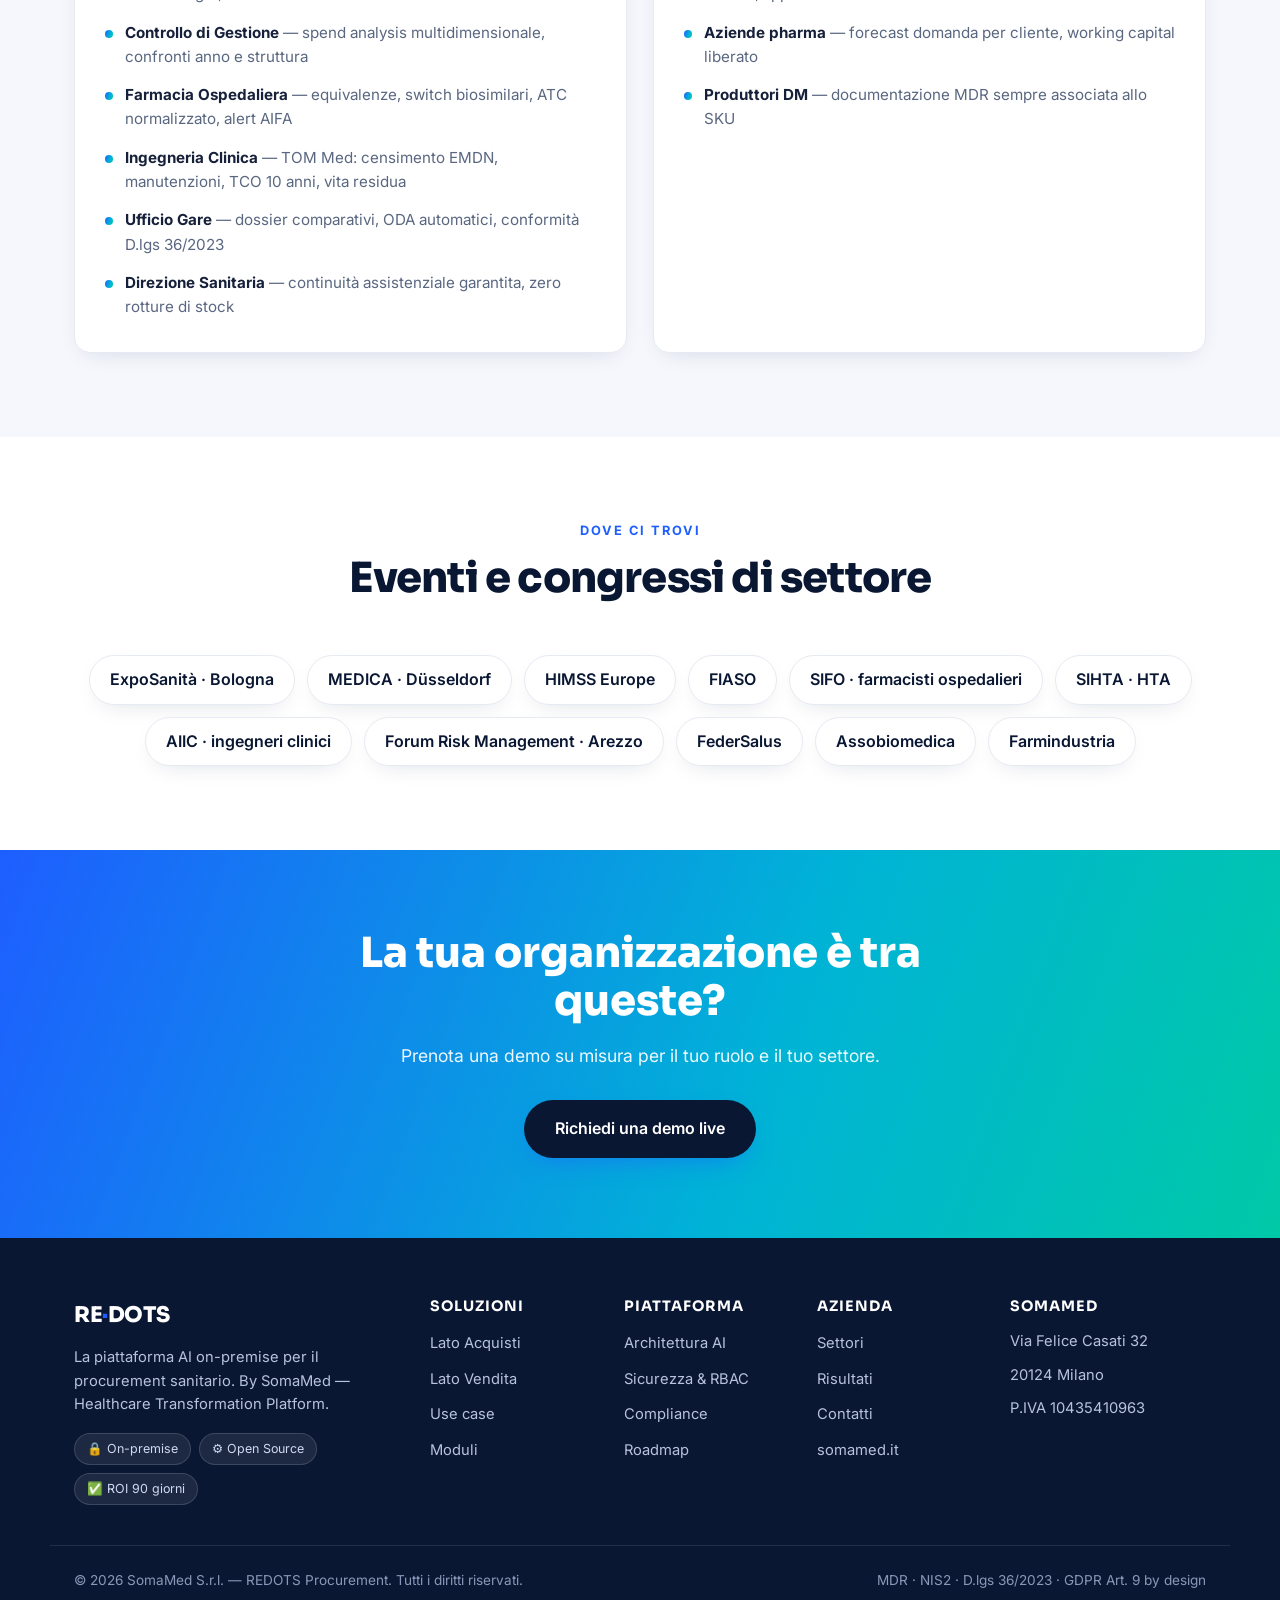
<file: docs/settori.html>
<!DOCTYPE html>
<html lang="it">
<head>
  <meta charset="UTF-8" />
  <meta name="viewport" content="width=device-width, initial-scale=1.0" />
  <title>Settori — REDOTS Procurement | Chi usa la piattaforma</title>
  <meta name="description" content="Ospedali, ASL, AO, IRCCS, centrali di acquisto regionali, distributori, grossisti pharma e produttori DM: i settori e i ruoli serviti da REDOTS Procurement." />
  <link rel="preconnect" href="https://fonts.googleapis.com" />
  <link rel="preconnect" href="https://fonts.gstatic.com" crossorigin />
  <link href="https://fonts.googleapis.com/css2?family=Inter:wght@400;500;600;700;800&family=Sora:wght@600;700;800&display=swap" rel="stylesheet" />
  <link rel="stylesheet" href="css/styles.css" />
</head>
<body data-page="settori">
  <div data-layout="header"></div>

  <section class="page-hero">
    <div class="container">
      <p class="eyebrow">Settori &amp; utenti</p>
      <h1>Pensata per ogni ruolo<br><span class="grad">della filiera sanitaria</span></h1>
      <p class="page-hero-lead">Dalla Direzione Generale al Buyer, dal Tender Manager all’Ingegneria Clinica: REDOTS parla la lingua di ogni utente finale, perché nasce dalla conoscenza nativa del mercato sanitario italiano.</p>
    </div>
  </section>

  <!-- ORGANIZATIONS -->
  <section class="section">
    <div class="container">
      <div class="section-head reveal"><p class="kicker">Organizzazioni target</p><h2>Chi compra, chi vende</h2></div>
      <div class="org-grid">
        <div class="org-card reveal"><h3>🏥 Strutture pubbliche</h3><ul><li>ASL territoriali</li><li>Aziende Ospedaliere · AOU</li><li>IRCCS pubblici</li><li>Ospedali a gestione diretta</li></ul></div>
        <div class="org-card reveal"><h3>🏨 Sanità privata</h3><ul><li>IRCCS privati</li><li>Gruppi ospedalieri (GVM, Humanitas, San Donato…)</li><li>Cliniche convenzionate</li></ul></div>
        <div class="org-card reveal"><h3>🏛️ Centrali di acquisto</h3><ul><li>ESTAR (Toscana)</li><li>So.Re.Sa. (Campania)</li><li>IntercentER (Emilia-Romagna)</li><li>SCR Piemonte · ARIA Lombardia</li></ul></div>
        <div class="org-card reveal"><h3>🚚 Lato vendita</h3><ul><li>Distributori sanitari locali e nazionali</li><li>Grossisti farmaceutici</li><li>Aziende pharma (originator/generici/biosimilari)</li><li>Produttori di dispositivi medici</li></ul></div>
      </div>
    </div>
  </section>

  <!-- USER ROLES -->
  <section class="section section-alt">
    <div class="container">
      <div class="section-head reveal"><p class="kicker">Utenti target</p><h2>Un beneficio specifico per ogni ruolo</h2></div>
      <div class="sectors">
        <div class="sector-col reveal">
          <h3>🏥 Strutture sanitarie</h3>
          <ul>
            <li><strong>Direzione Acquisti</strong> — leva negoziale documentata, vendor rating continuo, report di rinegoziazione automatici</li>
            <li><strong>Buyer sanitari</strong> — PR strutturate con CND e budget verificato, RFQ automatizzate, benchmark inline</li>
            <li><strong>Direzione Generale</strong> — dashboard con KPI sintetici, criticità, saving catturabile</li>
            <li><strong>Direzione Amministrativa</strong> — controllo budget per CdC, blocco extra-budget, audit trail</li>
            <li><strong>Controllo di Gestione</strong> — spend analysis multidimensionale, confronti anno e struttura</li>
            <li><strong>Farmacia Ospedaliera</strong> — equivalenze, switch biosimilari, ATC normalizzato, alert AIFA</li>
            <li><strong>Ingegneria Clinica</strong> — TOM Med: censimento EMDN, manutenzioni, TCO 10 anni, vita residua</li>
            <li><strong>Ufficio Gare</strong> — dossier comparativi, ODA automatici, conformità D.lgs 36/2023</li>
            <li><strong>Direzione Sanitaria</strong> — continuità assistenziale garantita, zero rotture di stock</li>
          </ul>
        </div>
        <div class="sector-col reveal">
          <h3>🚚 Società commerciali</h3>
          <ul>
            <li><strong>Direzione Commerciale</strong> — tasso di aggiudicazione, customer rating, marginalità protetta</li>
            <li><strong>Direzione Operations</strong> — catalogo allineato MDR/AIFA in tempo reale, scadenze certificati</li>
            <li><strong>Pricing &amp; Tender Management</strong> — posizionamento P25/P50/P75, prezzo raccomandato per volume/cliente</li>
            <li><strong>Distributori &amp; grossisti pharma</strong> — stessa piattaforma, stesso motore, applicato al CPQ sanitario</li>
            <li><strong>Aziende pharma</strong> — forecast domanda per cliente, working capital liberato</li>
            <li><strong>Produttori DM</strong> — documentazione MDR sempre associata allo SKU</li>
          </ul>
        </div>
      </div>
    </div>
  </section>

  <!-- EVENTS -->
  <section class="section">
    <div class="container">
      <div class="section-head reveal"><p class="kicker">Dove ci trovi</p><h2>Eventi e congressi di settore</h2></div>
      <div class="events">
        <span class="event-chip reveal">ExpoSanità · Bologna</span>
        <span class="event-chip reveal">MEDICA · Düsseldorf</span>
        <span class="event-chip reveal">HIMSS Europe</span>
        <span class="event-chip reveal">FIASO</span>
        <span class="event-chip reveal">SIFO · farmacisti ospedalieri</span>
        <span class="event-chip reveal">SIHTA · HTA</span>
        <span class="event-chip reveal">AIIC · ingegneri clinici</span>
        <span class="event-chip reveal">Forum Risk Management · Arezzo</span>
        <span class="event-chip reveal">FederSalus</span>
        <span class="event-chip reveal">Assobiomedica</span>
        <span class="event-chip reveal">Farmindustria</span>
      </div>
    </div>
  </section>

  <section class="cta-band">
    <div class="container cta-inner reveal">
      <h2>La tua organizzazione è tra queste?</h2>
      <p>Prenota una demo su misura per il tuo ruolo e il tuo settore.</p>
      <a href="contatti.html" class="btn btn-primary btn-lg" style="background:var(--navy)">Richiedi una demo live</a>
    </div>
  </section>

  <div data-layout="footer"></div>
  <script src="js/layout.js"></script>
</body>
</html>
</file>
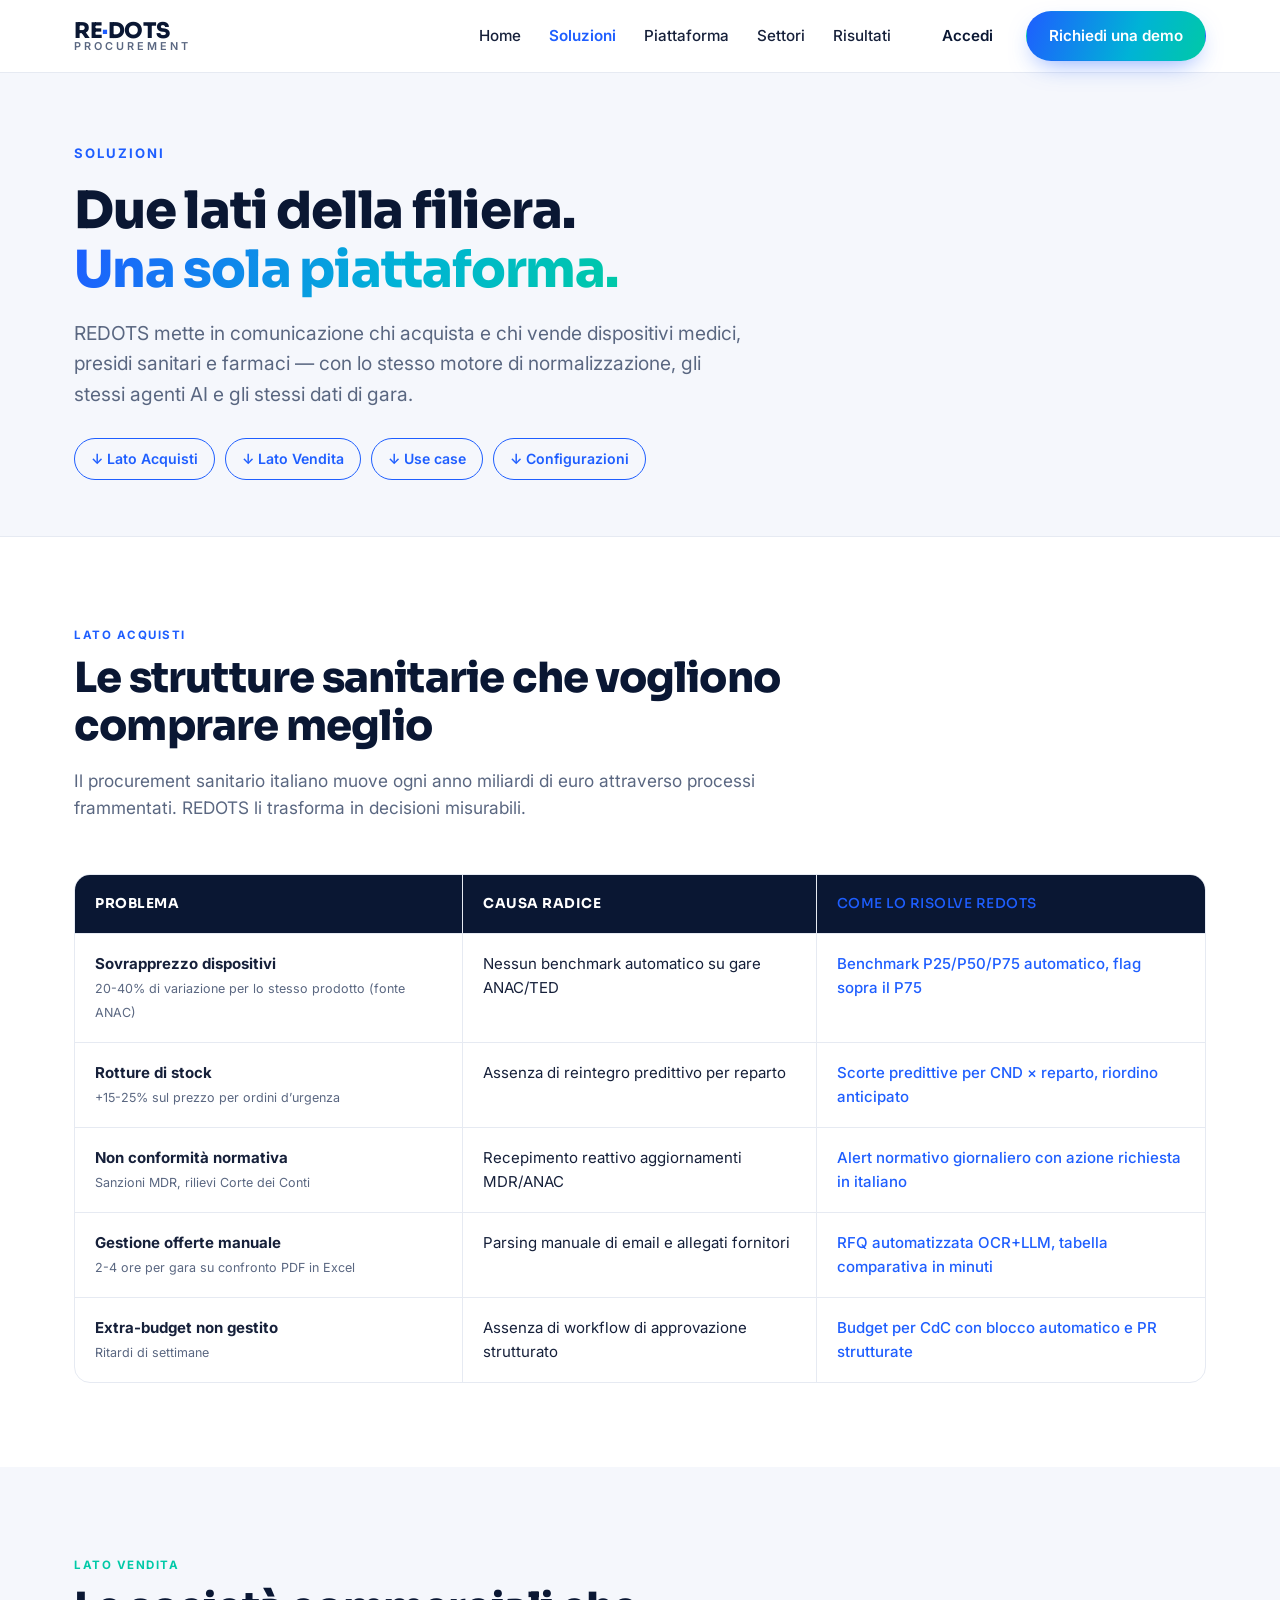
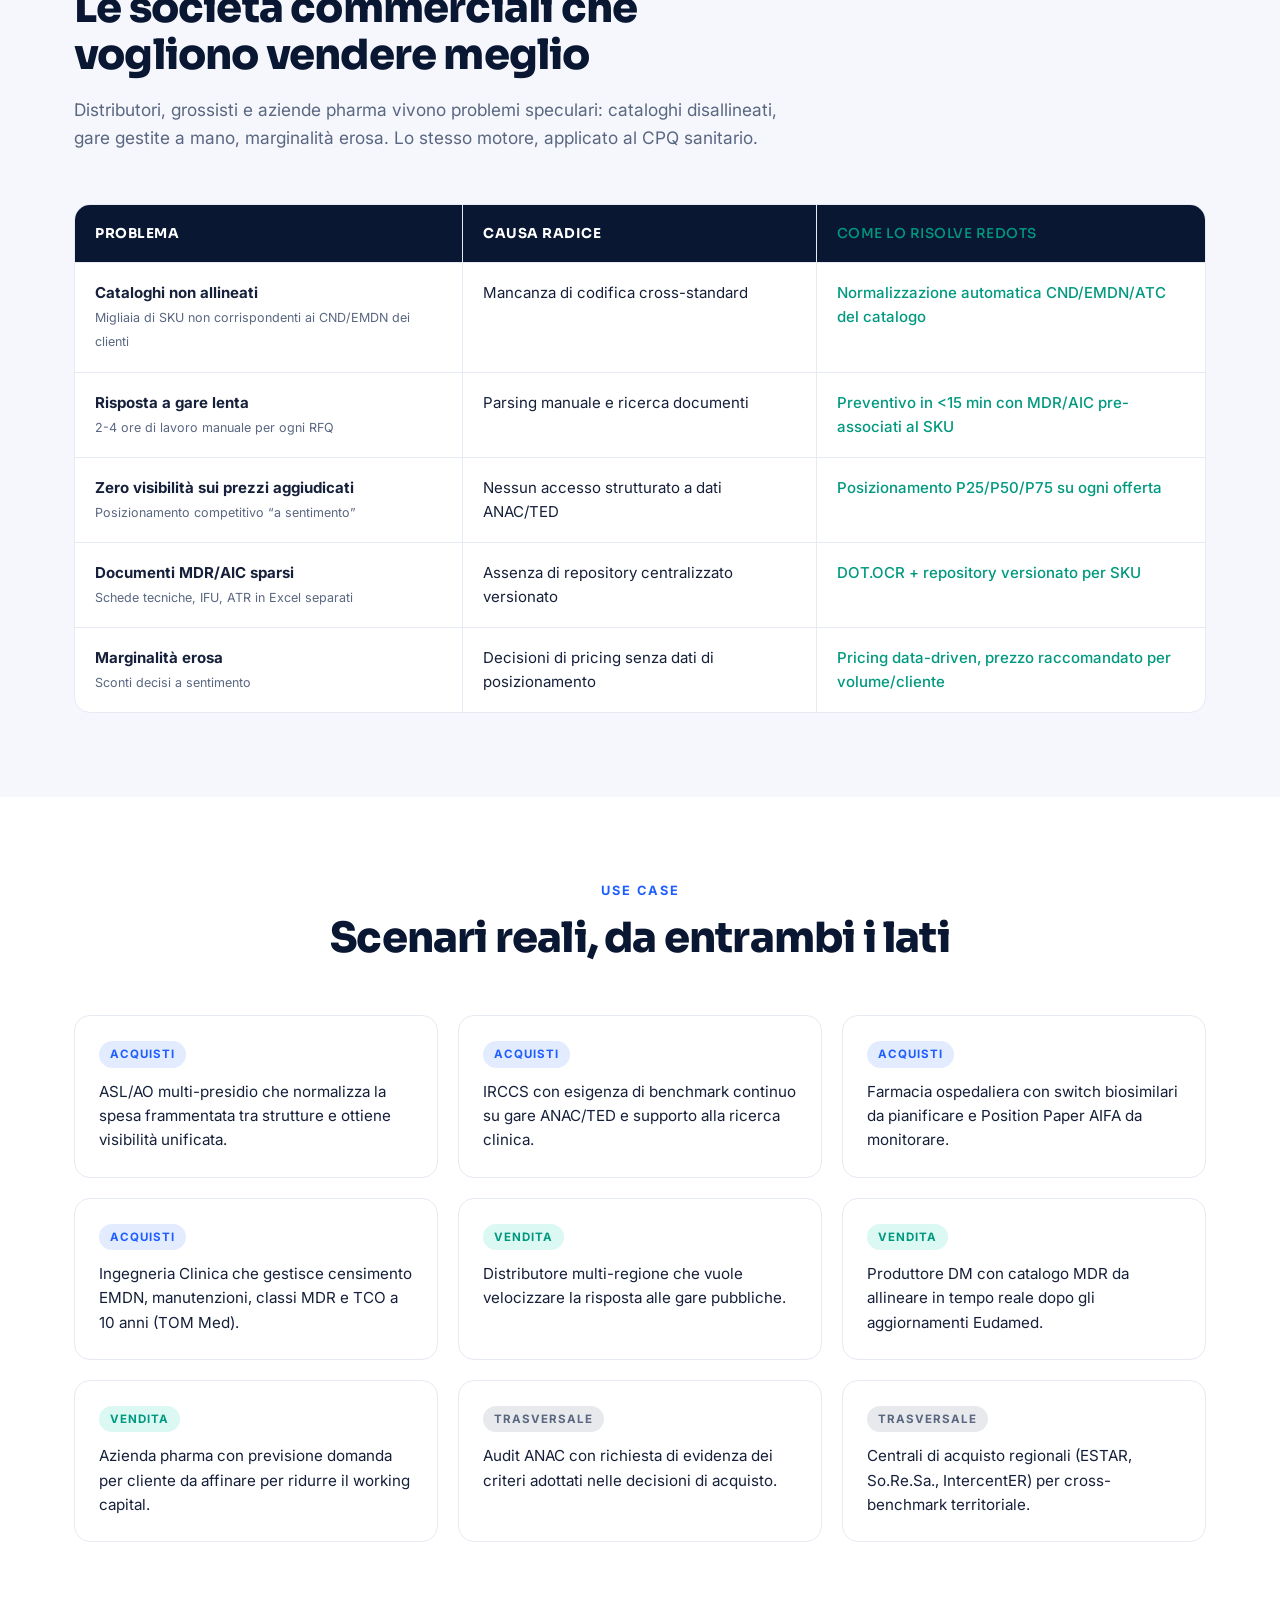
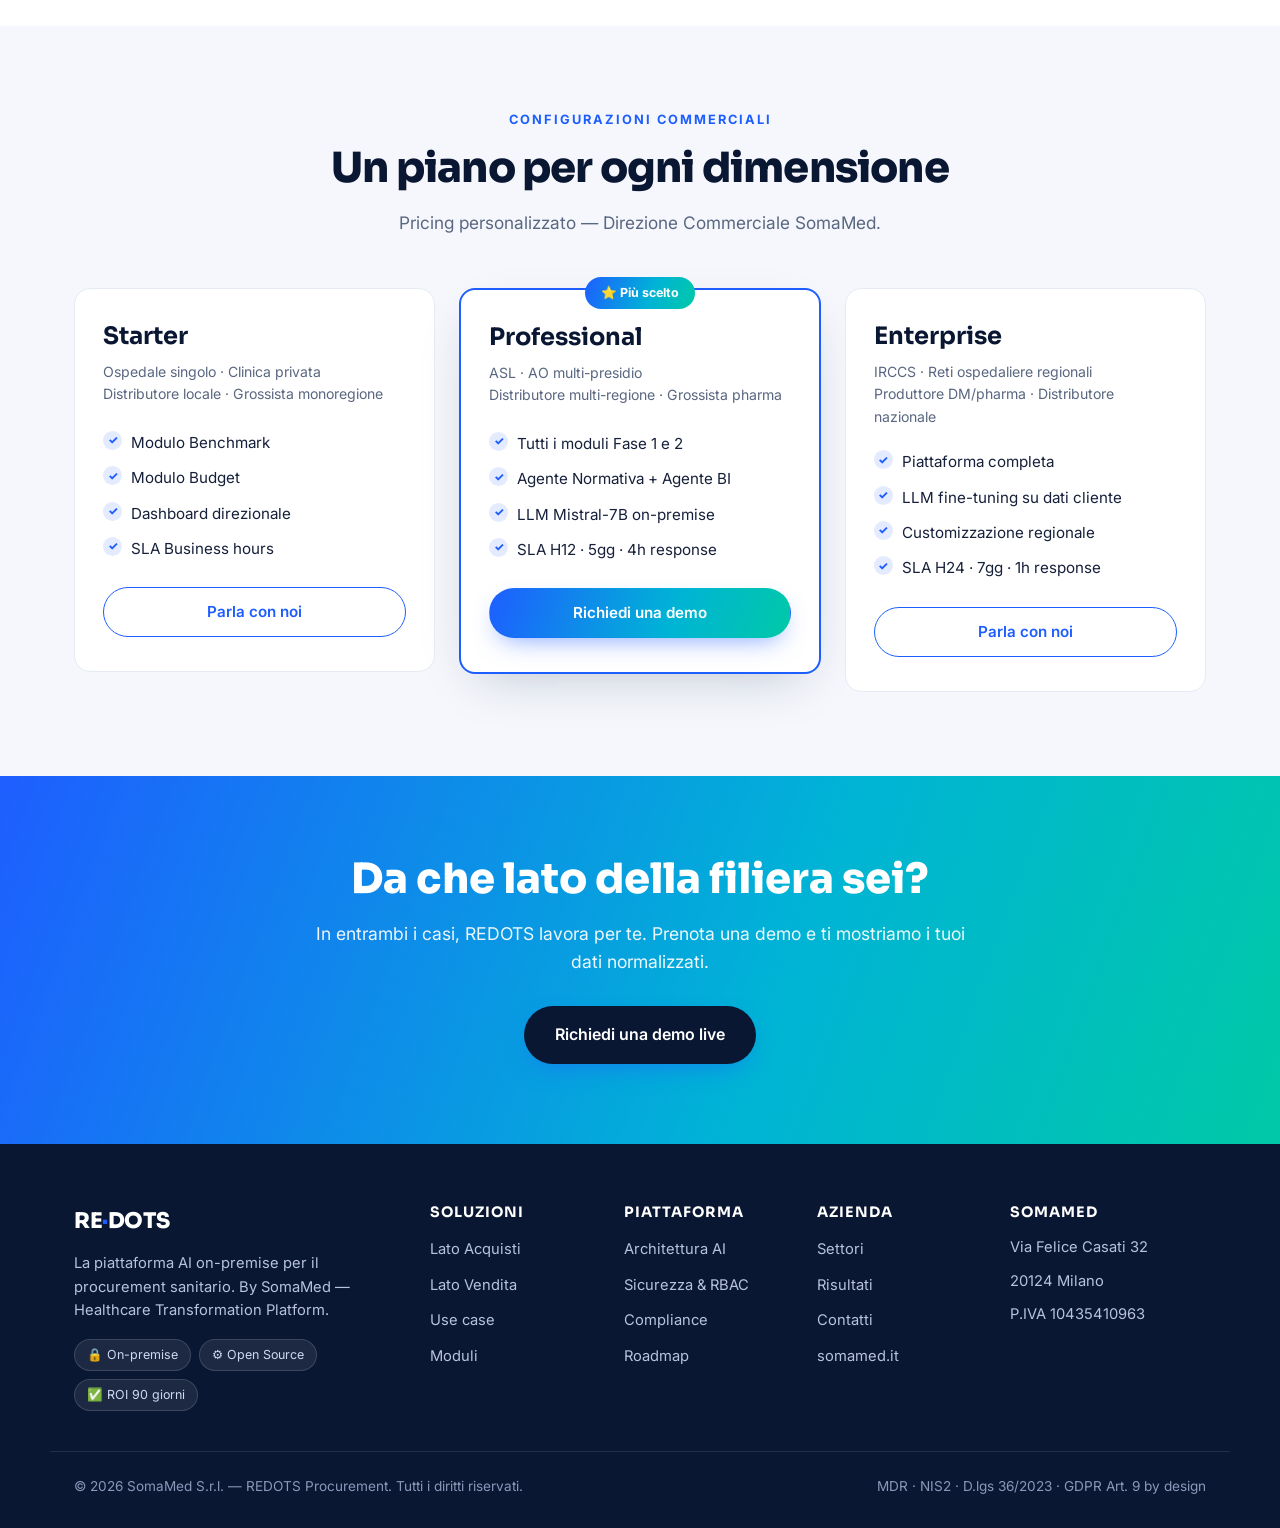
<file: docs/soluzioni.html>
<!DOCTYPE html>
<html lang="it">
<head>
  <meta charset="UTF-8" />
  <meta name="viewport" content="width=device-width, initial-scale=1.0" />
  <title>Soluzioni — REDOTS Procurement | Acquisti &amp; Vendita</title>
  <meta name="description" content="Due lati della filiera sanitaria, una sola piattaforma. Scopri come REDOTS Procurement risolve i problemi di chi acquista e di chi vende dispositivi medici, presidi e farmaci." />
  <link rel="preconnect" href="https://fonts.googleapis.com" />
  <link rel="preconnect" href="https://fonts.gstatic.com" crossorigin />
  <link href="https://fonts.googleapis.com/css2?family=Inter:wght@400;500;600;700;800&family=Sora:wght@600;700;800&display=swap" rel="stylesheet" />
  <link rel="stylesheet" href="css/styles.css" />
</head>
<body data-page="soluzioni">
  <div data-layout="header"></div>

  <!-- PAGE HERO -->
  <section class="page-hero">
    <div class="container">
      <p class="eyebrow">Soluzioni</p>
      <h1>Due lati della filiera.<br><span class="grad">Una sola piattaforma.</span></h1>
      <p class="page-hero-lead">REDOTS mette in comunicazione chi acquista e chi vende dispositivi medici, presidi sanitari e farmaci — con lo stesso motore di normalizzazione, gli stessi agenti AI e gli stessi dati di gara.</p>
      <div class="quick-jump">
        <a href="#acquisti" class="btn btn-outline">↓ Lato Acquisti</a>
        <a href="#vendita" class="btn btn-outline">↓ Lato Vendita</a>
        <a href="#usecase" class="btn btn-outline">↓ Use case</a>
        <a href="#tier" class="btn btn-outline">↓ Configurazioni</a>
      </div>
    </div>
  </section>

  <!-- ACQUISTI -->
  <section class="section" id="acquisti">
    <div class="container">
      <div class="section-head reveal" style="text-align:left;margin-left:0">
        <span class="side-tag">Lato Acquisti</span>
        <h2>Le strutture sanitarie che vogliono comprare meglio</h2>
        <p class="section-sub" style="margin-left:0">Il procurement sanitario italiano muove ogni anno miliardi di euro attraverso processi frammentati. REDOTS li trasforma in decisioni misurabili.</p>
      </div>
      <div class="problem-table reveal">
        <div class="pt-row pt-head"><div>Problema</div><div>Causa radice</div><div>Come lo risolve REDOTS</div></div>
        <div class="pt-row"><div><strong>Sovrapprezzo dispositivi</strong><br><small>20-40% di variazione per lo stesso prodotto (fonte ANAC)</small></div><div>Nessun benchmark automatico su gare ANAC/TED</div><div>Benchmark P25/P50/P75 automatico, flag sopra il P75</div></div>
        <div class="pt-row"><div><strong>Rotture di stock</strong><br><small>+15-25% sul prezzo per ordini d’urgenza</small></div><div>Assenza di reintegro predittivo per reparto</div><div>Scorte predittive per CND × reparto, riordino anticipato</div></div>
        <div class="pt-row"><div><strong>Non conformità normativa</strong><br><small>Sanzioni MDR, rilievi Corte dei Conti</small></div><div>Recepimento reattivo aggiornamenti MDR/ANAC</div><div>Alert normativo giornaliero con azione richiesta in italiano</div></div>
        <div class="pt-row"><div><strong>Gestione offerte manuale</strong><br><small>2-4 ore per gara su confronto PDF in Excel</small></div><div>Parsing manuale di email e allegati fornitori</div><div>RFQ automatizzata OCR+LLM, tabella comparativa in minuti</div></div>
        <div class="pt-row"><div><strong>Extra-budget non gestito</strong><br><small>Ritardi di settimane</small></div><div>Assenza di workflow di approvazione strutturato</div><div>Budget per CdC con blocco automatico e PR strutturate</div></div>
      </div>
    </div>
  </section>

  <!-- VENDITA -->
  <section class="section section-alt" id="vendita">
    <div class="container">
      <div class="section-head reveal" style="text-align:left;margin-left:0">
        <span class="side-tag side-tag-teal">Lato Vendita</span>
        <h2>Le società commerciali che vogliono vendere meglio</h2>
        <p class="section-sub" style="margin-left:0">Distributori, grossisti e aziende pharma vivono problemi speculari: cataloghi disallineati, gare gestite a mano, marginalità erosa. Lo stesso motore, applicato al CPQ sanitario.</p>
      </div>
      <div class="problem-table problem-table-teal reveal">
        <div class="pt-row pt-head"><div>Problema</div><div>Causa radice</div><div>Come lo risolve REDOTS</div></div>
        <div class="pt-row"><div><strong>Cataloghi non allineati</strong><br><small>Migliaia di SKU non corrispondenti ai CND/EMDN dei clienti</small></div><div>Mancanza di codifica cross-standard</div><div>Normalizzazione automatica CND/EMDN/ATC del catalogo</div></div>
        <div class="pt-row"><div><strong>Risposta a gare lenta</strong><br><small>2-4 ore di lavoro manuale per ogni RFQ</small></div><div>Parsing manuale e ricerca documenti</div><div>Preventivo in &lt;15 min con MDR/AIC pre-associati al SKU</div></div>
        <div class="pt-row"><div><strong>Zero visibilità sui prezzi aggiudicati</strong><br><small>Posizionamento competitivo “a sentimento”</small></div><div>Nessun accesso strutturato a dati ANAC/TED</div><div>Posizionamento P25/P50/P75 su ogni offerta</div></div>
        <div class="pt-row"><div><strong>Documenti MDR/AIC sparsi</strong><br><small>Schede tecniche, IFU, ATR in Excel separati</small></div><div>Assenza di repository centralizzato versionato</div><div>DOT.OCR + repository versionato per SKU</div></div>
        <div class="pt-row"><div><strong>Marginalità erosa</strong><br><small>Sconti decisi a sentimento</small></div><div>Decisioni di pricing senza dati di posizionamento</div><div>Pricing data-driven, prezzo raccomandato per volume/cliente</div></div>
      </div>
    </div>
  </section>

  <!-- USE CASES -->
  <section class="section" id="usecase">
    <div class="container">
      <div class="section-head reveal"><p class="kicker">Use case</p><h2>Scenari reali, da entrambi i lati</h2></div>
      <div class="usecase-grid">
        <article class="uc-card reveal"><span class="uc-tag uc-buy">Acquisti</span><p>ASL/AO multi-presidio che normalizza la spesa frammentata tra strutture e ottiene visibilità unificata.</p></article>
        <article class="uc-card reveal"><span class="uc-tag uc-buy">Acquisti</span><p>IRCCS con esigenza di benchmark continuo su gare ANAC/TED e supporto alla ricerca clinica.</p></article>
        <article class="uc-card reveal"><span class="uc-tag uc-buy">Acquisti</span><p>Farmacia ospedaliera con switch biosimilari da pianificare e Position Paper AIFA da monitorare.</p></article>
        <article class="uc-card reveal"><span class="uc-tag uc-buy">Acquisti</span><p>Ingegneria Clinica che gestisce censimento EMDN, manutenzioni, classi MDR e TCO a 10 anni (TOM Med).</p></article>
        <article class="uc-card reveal"><span class="uc-tag uc-sell">Vendita</span><p>Distributore multi-regione che vuole velocizzare la risposta alle gare pubbliche.</p></article>
        <article class="uc-card reveal"><span class="uc-tag uc-sell">Vendita</span><p>Produttore DM con catalogo MDR da allineare in tempo reale dopo gli aggiornamenti Eudamed.</p></article>
        <article class="uc-card reveal"><span class="uc-tag uc-sell">Vendita</span><p>Azienda pharma con previsione domanda per cliente da affinare per ridurre il working capital.</p></article>
        <article class="uc-card reveal"><span class="uc-tag uc-cross">Trasversale</span><p>Audit ANAC con richiesta di evidenza dei criteri adottati nelle decisioni di acquisto.</p></article>
        <article class="uc-card reveal"><span class="uc-tag uc-cross">Trasversale</span><p>Centrali di acquisto regionali (ESTAR, So.Re.Sa., IntercentER) per cross-benchmark territoriale.</p></article>
      </div>
    </div>
  </section>

  <!-- TIERS -->
  <section class="section section-alt" id="tier">
    <div class="container">
      <div class="section-head reveal"><p class="kicker">Configurazioni commerciali</p><h2>Un piano per ogni dimensione</h2><p class="section-sub">Pricing personalizzato — Direzione Commerciale SomaMed.</p></div>
      <div class="pricing">
        <article class="plan reveal"><h3>Starter</h3><p class="plan-target">Ospedale singolo · Clinica privata<br>Distributore locale · Grossista monoregione</p>
          <ul class="ticks"><li>Modulo Benchmark</li><li>Modulo Budget</li><li>Dashboard direzionale</li><li>SLA Business hours</li></ul>
          <a href="contatti.html" class="btn btn-outline btn-block">Parla con noi</a></article>
        <article class="plan plan-featured reveal"><span class="plan-flag">⭐ Più scelto</span><h3>Professional</h3><p class="plan-target">ASL · AO multi-presidio<br>Distributore multi-regione · Grossista pharma</p>
          <ul class="ticks"><li>Tutti i moduli Fase 1 e 2</li><li>Agente Normativa + Agente BI</li><li>LLM Mistral-7B on-premise</li><li>SLA H12 · 5gg · 4h response</li></ul>
          <a href="contatti.html" class="btn btn-primary btn-block">Richiedi una demo</a></article>
        <article class="plan reveal"><h3>Enterprise</h3><p class="plan-target">IRCCS · Reti ospedaliere regionali<br>Produttore DM/pharma · Distributore nazionale</p>
          <ul class="ticks"><li>Piattaforma completa</li><li>LLM fine-tuning su dati cliente</li><li>Customizzazione regionale</li><li>SLA H24 · 7gg · 1h response</li></ul>
          <a href="contatti.html" class="btn btn-outline btn-block">Parla con noi</a></article>
      </div>
    </div>
  </section>

  <section class="cta-band">
    <div class="container cta-inner reveal">
      <h2>Da che lato della filiera sei?</h2>
      <p>In entrambi i casi, REDOTS lavora per te. Prenota una demo e ti mostriamo i tuoi dati normalizzati.</p>
      <a href="contatti.html" class="btn btn-primary btn-lg" style="background:var(--navy)">Richiedi una demo live</a>
    </div>
  </section>

  <div data-layout="footer"></div>
  <script src="js/layout.js"></script>
</body>
</html>
</file>
<file: docs/css/styles.css>
/* ===================== DESIGN TOKENS ===================== */
:root {
  --navy: #0a1733;
  --navy-2: #0f2150;
  --blue: #1e5eff;
  --blue-2: #00b3d6;
  --teal: #00c9a7;
  --ink: #16203a;
  --slate: #5a6781;
  --line: #e6eaf2;
  --bg: #ffffff;
  --bg-alt: #f5f7fc;
  --bg-dark: #0a1733;
  --white: #ffffff;
  --radius: 16px;
  --radius-sm: 10px;
  --shadow: 0 18px 50px -20px rgba(13, 30, 70, .25);
  --shadow-sm: 0 8px 24px -12px rgba(13, 30, 70, .18);
  --maxw: 1180px;
  --grad: linear-gradient(110deg, #1e5eff 0%, #00b3d6 60%, #00c9a7 100%);
}

* { box-sizing: border-box; margin: 0; padding: 0; }
html { scroll-behavior: smooth; }
body {
  font-family: 'Inter', system-ui, -apple-system, sans-serif;
  color: var(--ink);
  background: var(--bg);
  line-height: 1.6;
  -webkit-font-smoothing: antialiased;
}
h1, h2, h3, h4 { font-family: 'Sora', 'Inter', sans-serif; line-height: 1.15; color: var(--navy); }
a { color: inherit; text-decoration: none; }
img { max-width: 100%; }
.container { width: 100%; max-width: var(--maxw); margin: 0 auto; padding: 0 24px; }

/* ===================== BUTTONS ===================== */
.btn {
  display: inline-flex; align-items: center; justify-content: center; gap: 8px;
  font-weight: 600; font-size: .95rem; padding: 12px 22px; border-radius: 999px;
  border: 1px solid transparent; cursor: pointer; transition: .2s ease; white-space: nowrap;
}
.btn-lg { padding: 15px 30px; font-size: 1rem; }
.btn-block { width: 100%; }
.btn-primary { background: var(--grad); color: #fff; box-shadow: 0 10px 26px -10px rgba(30, 94, 255, .6); }
.btn-primary:hover { transform: translateY(-2px); box-shadow: 0 16px 34px -12px rgba(30, 94, 255, .7); }
.btn-outline { background: transparent; border-color: var(--blue); color: var(--blue); }
.btn-outline:hover { background: rgba(30, 94, 255, .07); }
.btn-ghost { color: var(--navy); }
.btn-ghost:hover { color: var(--blue); }

/* ===================== HEADER ===================== */
.site-header {
  position: sticky; top: 0; z-index: 100;
  background: rgba(255, 255, 255, .85); backdrop-filter: blur(14px);
  border-bottom: 1px solid var(--line);
}
.header-inner { display: flex; align-items: center; gap: 28px; height: 72px; }
.brand { display: flex; flex-direction: column; line-height: 1; }
.brand-mark { font-family: 'Sora'; font-weight: 800; font-size: 1.35rem; letter-spacing: -.5px; color: var(--navy); }
.brand-mark .dot { color: var(--blue); }
.brand-sub { font-size: .68rem; letter-spacing: 3px; text-transform: uppercase; color: var(--slate); font-weight: 600; }
.main-nav { margin-left: auto; }
.main-nav ul { display: flex; gap: 28px; list-style: none; }
.main-nav a { font-weight: 500; font-size: .95rem; color: var(--ink); transition: color .2s; }
.main-nav a:hover { color: var(--blue); }
.header-cta { display: flex; align-items: center; gap: 10px; }
.nav-toggle { display: none; flex-direction: column; gap: 5px; background: none; border: 0; cursor: pointer; padding: 8px; }
.nav-toggle span { width: 24px; height: 2px; background: var(--navy); border-radius: 2px; transition: .3s; }

/* ===================== HERO ===================== */
.hero { position: relative; overflow: hidden; background: var(--bg-alt); padding: 90px 0 80px; }
.hero-glow {
  position: absolute; top: -200px; right: -150px; width: 700px; height: 700px;
  background: radial-gradient(circle, rgba(30, 94, 255, .18), rgba(0, 201, 167, .08) 45%, transparent 70%);
  filter: blur(20px); pointer-events: none;
}
.hero-inner { position: relative; max-width: 860px; }
.eyebrow { font-size: .82rem; font-weight: 700; letter-spacing: 2px; text-transform: uppercase; color: var(--blue); margin-bottom: 18px; }
.hero h1 { font-size: clamp(2.2rem, 5.2vw, 3.8rem); font-weight: 800; letter-spacing: -1.5px; }
.grad { background: var(--grad); -webkit-background-clip: text; background-clip: text; -webkit-text-fill-color: transparent; }
.hero-lead { font-size: clamp(1.05rem, 2vw, 1.3rem); color: var(--slate); margin: 24px 0 32px; max-width: 660px; }
.hero-lead strong { color: var(--ink); }
.hero-actions { display: flex; flex-wrap: wrap; gap: 14px; margin-bottom: 38px; }
.hero-badges { display: flex; flex-wrap: wrap; gap: 12px; }
.badge {
  background: #fff; border: 1px solid var(--line); border-radius: 999px;
  padding: 9px 16px; font-size: .85rem; font-weight: 500; color: var(--ink); box-shadow: var(--shadow-sm);
}

/* ===================== TRUST STRIP ===================== */
.trust-strip { border-bottom: 1px solid var(--line); padding: 30px 0; }
.trust-label { text-align: center; color: var(--slate); font-size: .9rem; margin-bottom: 18px; }
.trust-logos { display: flex; flex-wrap: wrap; justify-content: center; gap: 14px 38px; }
.trust-logos span { font-family: 'Sora'; font-weight: 700; color: var(--navy); opacity: .55; font-size: 1.02rem; letter-spacing: .3px; }

/* ===================== SECTIONS ===================== */
.section { padding: 84px 0; }
.section-alt { background: var(--bg-alt); }
.section-dark { background: var(--bg-dark); }
.section-head { max-width: 720px; margin: 0 auto 52px; text-align: center; }
.kicker { font-size: .8rem; font-weight: 700; letter-spacing: 2px; text-transform: uppercase; color: var(--blue); margin-bottom: 14px; }
.kicker-light { color: var(--blue-2); }
.section-head h2 { font-size: clamp(1.7rem, 3.6vw, 2.6rem); font-weight: 800; letter-spacing: -.8px; }
.section-dark .section-head h2 { color: #fff; }
.section-sub { color: var(--slate); font-size: 1.08rem; margin-top: 16px; }
.section-sub-light { color: #aeb9d6; }

/* ===================== PILLARS ===================== */
.pillars { display: grid; grid-template-columns: repeat(3, 1fr); gap: 22px; }
.pillar {
  background: #fff; border: 1px solid var(--line); border-radius: var(--radius);
  padding: 30px 26px; transition: .25s ease;
}
.pillar:hover { transform: translateY(-4px); box-shadow: var(--shadow); border-color: transparent; }
.pillar-icon { font-size: 1.9rem; margin-bottom: 14px; }
.pillar h3 { font-size: 1.2rem; margin-bottom: 8px; }
.pillar p { color: var(--slate); font-size: .96rem; }

/* ===================== TWO-SIDED ===================== */
.twosided { display: grid; grid-template-columns: 1fr auto 1fr; gap: 26px; align-items: stretch; }
.side { background: #fff; border: 1px solid var(--line); border-radius: var(--radius); padding: 32px 28px; box-shadow: var(--shadow-sm); }
.side-buy { border-top: 4px solid var(--blue); }
.side-sell { border-top: 4px solid var(--teal); }
.side-tag { display: inline-block; font-size: .72rem; font-weight: 700; letter-spacing: 1.5px; text-transform: uppercase; color: var(--blue); margin-bottom: 10px; }
.side-sell .side-tag { color: var(--teal); }
.side h3 { font-size: 1.5rem; }
.side > header > p { color: var(--slate); margin: 6px 0 18px; font-size: .95rem; }
.ticks { list-style: none; display: grid; gap: 11px; }
.ticks li { position: relative; padding-left: 28px; font-size: .95rem; color: var(--ink); }
.ticks li::before {
  content: "✓"; position: absolute; left: 0; top: 0;
  width: 19px; height: 19px; border-radius: 50%; background: rgba(30, 94, 255, .12);
  color: var(--blue); font-size: .72rem; font-weight: 800; display: grid; place-items: center;
}
.engine { display: flex; flex-direction: column; align-items: center; justify-content: center; gap: 14px; min-width: 150px; text-align: center; }
.engine-core {
  width: 118px; height: 118px; border-radius: 50%; display: grid; place-items: center;
  font-family: 'Sora'; font-weight: 800; color: #fff; font-size: .9rem; letter-spacing: 1px;
  background: var(--grad); box-shadow: 0 18px 40px -14px rgba(30, 94, 255, .6);
  animation: pulse 3.5s ease-in-out infinite;
}
@keyframes pulse { 0%,100% { transform: scale(1); } 50% { transform: scale(1.05); } }
.engine p { font-size: .82rem; color: var(--slate); max-width: 140px; }
.synergy-note {
  margin-top: 34px; text-align: center; background: #fff; border: 1px dashed var(--blue);
  border-radius: var(--radius); padding: 18px 24px; color: var(--ink); font-size: 1rem;
}

/* ===================== CARDS GRID ===================== */
.cards-grid { display: grid; grid-template-columns: repeat(3, 1fr); gap: 22px; }
.card { background: #fff; border: 1px solid var(--line); border-radius: var(--radius); padding: 30px 26px; position: relative; transition: .25s; }
.card:hover { transform: translateY(-4px); box-shadow: var(--shadow); border-color: transparent; }
.card-num { font-family: 'Sora'; font-weight: 800; font-size: 1.1rem; color: var(--blue); opacity: .55; }
.card h3 { font-size: 1.22rem; margin: 10px 0 8px; }
.card p { color: var(--slate); font-size: .95rem; }
.card-accent { background: var(--navy); border-color: var(--navy); }
.card-accent .card-num { color: var(--blue-2); opacity: 1; }
.card-accent h3 { color: #fff; }
.card-accent p { color: #b8c2dd; }

/* ===================== AI AGENTS ===================== */
.agents { display: grid; grid-template-columns: repeat(3, 1fr); gap: 22px; }
.agent-group { background: rgba(255, 255, 255, .04); border: 1px solid rgba(255, 255, 255, .1); border-radius: var(--radius); padding: 26px 24px; }
.agent-group h4 { color: #fff; font-size: 1.05rem; margin-bottom: 16px; }
.chips { display: flex; flex-wrap: wrap; gap: 8px; }
.chips span {
  background: rgba(30, 94, 255, .16); border: 1px solid rgba(0, 179, 214, .3);
  color: #cfe0ff; border-radius: 999px; padding: 7px 13px; font-size: .82rem; font-weight: 500;
}
.standards { text-align: center; margin-top: 44px; }
.standards > p { color: #aeb9d6; margin-bottom: 16px; font-size: .98rem; }
.standards-list { display: flex; flex-wrap: wrap; justify-content: center; gap: 10px; }
.standards-list span {
  font-family: 'Sora'; font-weight: 700; color: #fff; font-size: .9rem;
  border: 1px solid rgba(255, 255, 255, .18); border-radius: 8px; padding: 8px 14px;
}

/* ===================== KPIs ===================== */
.kpis { display: grid; grid-template-columns: repeat(4, 1fr); gap: 20px; }
.kpi { text-align: center; background: var(--bg-alt); border: 1px solid var(--line); border-radius: var(--radius); padding: 30px 18px; }
.kpi-num { display: block; font-family: 'Sora'; font-weight: 800; font-size: 2.1rem; background: var(--grad); -webkit-background-clip: text; background-clip: text; -webkit-text-fill-color: transparent; }
.kpi-label { display: block; color: var(--slate); font-size: .9rem; margin-top: 8px; }

/* ===================== SECTORS ===================== */
.sectors { display: grid; grid-template-columns: 1fr 1fr; gap: 26px; }
.sector-col { background: #fff; border: 1px solid var(--line); border-radius: var(--radius); padding: 32px 30px; box-shadow: var(--shadow-sm); }
.sector-col h3 { font-size: 1.35rem; margin-bottom: 20px; }
.sector-col ul { list-style: none; display: grid; gap: 14px; }
.sector-col li { padding-left: 20px; position: relative; color: var(--slate); font-size: .95rem; }
.sector-col li::before { content: ""; position: absolute; left: 0; top: 9px; width: 8px; height: 8px; border-radius: 50%; background: var(--grad); }
.sector-col strong { color: var(--ink); }

/* ===================== PRICING ===================== */
.pricing { display: grid; grid-template-columns: repeat(3, 1fr); gap: 24px; align-items: start; }
.plan { background: #fff; border: 1px solid var(--line); border-radius: var(--radius); padding: 34px 28px; position: relative; }
.plan h3 { font-size: 1.5rem; margin-bottom: 10px; }
.plan-target { color: var(--slate); font-size: .88rem; margin-bottom: 22px; min-height: 48px; }
.plan .ticks { margin-bottom: 26px; }
.plan-featured { border: 2px solid var(--blue); box-shadow: var(--shadow); transform: scale(1.03); }
.plan-flag { position: absolute; top: -13px; left: 50%; transform: translateX(-50%); background: var(--grad); color: #fff; font-size: .78rem; font-weight: 700; padding: 6px 16px; border-radius: 999px; white-space: nowrap; }

/* ===================== TIMELINE ===================== */
.timeline { display: grid; grid-template-columns: repeat(3, 1fr); gap: 24px; }
.phase { background: #fff; border: 1px solid var(--line); border-radius: var(--radius); padding: 30px 26px; border-top: 4px solid var(--blue); }
.phase-time { font-size: .8rem; font-weight: 700; letter-spacing: 1px; text-transform: uppercase; color: var(--blue); }
.phase h3 { font-size: 1.25rem; margin: 8px 0 12px; }
.phase p { color: var(--slate); font-size: .94rem; }
.phase-value { color: var(--teal) !important; font-weight: 600; margin-top: 12px !important; }

/* ===================== DIFFERENTIATION ===================== */
.diff { display: grid; grid-template-columns: 1fr 1.3fr; gap: 24px; }
.diff-col { border-radius: var(--radius); padding: 32px 30px; }
.diff-not { background: var(--bg-alt); border: 1px solid var(--line); }
.diff-is { background: var(--navy); color: #fff; }
.diff-col h3 { font-size: 1.3rem; margin-bottom: 18px; }
.diff-is h3 { color: #fff; }
.diff-col ul { list-style: none; display: grid; gap: 12px; }
.diff-not li { padding-left: 26px; position: relative; color: var(--slate); }
.diff-not li::before { content: "✕"; position: absolute; left: 0; color: #c2360f; font-weight: 800; }
.diff-is li { padding-left: 26px; position: relative; color: #d4ddf2; }
.diff-is li::before { content: "✓"; position: absolute; left: 0; color: var(--teal); font-weight: 800; }
.tech-strip { display: flex; flex-wrap: wrap; justify-content: center; gap: 12px; margin-top: 40px; }
.tech-strip span { background: var(--bg-alt); border: 1px solid var(--line); border-radius: 8px; padding: 9px 16px; font-family: 'Sora'; font-weight: 600; font-size: .88rem; color: var(--navy); }

/* ===================== CTA BAND ===================== */
.cta-band { background: var(--grad); padding: 80px 0; color: #fff; text-align: center; }
.cta-inner { max-width: 720px; }
.cta-band h2 { color: #fff; font-size: clamp(1.8rem, 4vw, 2.6rem); font-weight: 800; }
.cta-band > .container > p { color: rgba(255, 255, 255, .92); font-size: 1.1rem; margin: 16px 0 30px; }
.cta-form { display: flex; flex-wrap: wrap; gap: 12px; justify-content: center; }
.cta-form input { flex: 1 1 200px; border: 0; border-radius: 999px; padding: 14px 20px; font-size: .95rem; font-family: inherit; }
.cta-form input:focus { outline: 3px solid rgba(255, 255, 255, .5); }
.cta-form .btn-primary { background: var(--navy); box-shadow: none; flex: 1 1 100%; }
.cta-flow { color: rgba(255, 255, 255, .8); font-size: .9rem; margin-top: 24px; }
.form-msg { min-height: 24px; font-weight: 600; margin-top: 10px; color: #fff; }

/* ===================== FOOTER ===================== */
.site-footer { background: var(--navy); color: #b8c2dd; padding: 60px 0 30px; }
.footer-grid { display: grid; grid-template-columns: 2fr 1fr 1fr 1fr 1.2fr; gap: 30px; padding-bottom: 40px; border-bottom: 1px solid rgba(255, 255, 255, .1); }
.footer-brand .brand-mark { color: #fff; }
.footer-brand p { margin-top: 14px; font-size: .92rem; max-width: 280px; }
.footer-col h4 { color: #fff; font-size: .9rem; letter-spacing: 1px; text-transform: uppercase; margin-bottom: 16px; }
.footer-col ul { list-style: none; display: grid; gap: 10px; }
.footer-col a { color: #b8c2dd; font-size: .92rem; transition: color .2s; }
.footer-col a:hover { color: #fff; }
.footer-contact { color: #b8c2dd; font-size: .92rem; }
.footer-bottom { display: flex; justify-content: space-between; flex-wrap: wrap; gap: 10px; padding-top: 24px; font-size: .85rem; color: #8b97b8; }

/* ===================== HEADER ACTIVE STATE ===================== */
.main-nav a.is-active { color: var(--blue); font-weight: 600; }
.footer-badges { display: flex; flex-wrap: wrap; gap: 8px; margin-top: 16px; }
.footer-badges span { background: rgba(255,255,255,.08); border: 1px solid rgba(255,255,255,.14); border-radius: 999px; padding: 5px 12px; font-size: .78rem; color: #cfd9f0; }

/* ===================== PAGE HERO (inner pages) ===================== */
.page-hero { position: relative; overflow: hidden; background: var(--bg-alt); padding: 70px 0 56px; border-bottom: 1px solid var(--line); }
.page-hero h1 { font-size: clamp(2rem, 4.6vw, 3.2rem); font-weight: 800; letter-spacing: -1.2px; }
.page-hero-lead { color: var(--slate); font-size: clamp(1.02rem, 2vw, 1.2rem); max-width: 680px; margin-top: 18px; }
.quick-jump { display: flex; flex-wrap: wrap; gap: 10px; margin-top: 28px; }
.quick-jump .btn { padding: 9px 16px; font-size: .88rem; }

/* ===================== STRENGTHS ===================== */
.strengths { display: grid; grid-template-columns: repeat(3, 1fr); gap: 22px; }
.strength { background: #fff; border: 1px solid var(--line); border-radius: var(--radius); padding: 30px 26px; position: relative; transition: .25s; }
.strength:hover { transform: translateY(-4px); box-shadow: var(--shadow); border-color: transparent; }
.strength-no { font-family: 'Sora'; font-weight: 800; font-size: 1.5rem; background: var(--grad); -webkit-background-clip: text; background-clip: text; -webkit-text-fill-color: transparent; }
.strength h3 { font-size: 1.2rem; margin: 8px 0 8px; }
.strength p { color: var(--slate); font-size: .95rem; }
.strength strong { color: var(--ink); }

/* ===================== LINKS / CENTER CTA ===================== */
.link-arrow { display: inline-block; margin-top: 18px; color: var(--blue); font-weight: 600; font-size: .92rem; }
.link-arrow:hover { text-decoration: underline; }
.center-cta { text-align: center; margin-top: 40px; }

/* ===================== AI TEASER ===================== */
.ai-teaser { display: grid; grid-template-columns: 1.1fr 1fr; gap: 40px; align-items: center; }
.ai-teaser-text h2 { color: #fff; }
.ai-teaser-chips { display: flex; flex-wrap: wrap; gap: 9px; align-content: center; }
.ai-teaser-chips span { background: rgba(30,94,255,.16); border: 1px solid rgba(0,179,214,.3); color: #cfe0ff; border-radius: 999px; padding: 8px 14px; font-size: .85rem; font-weight: 500; }

/* ===================== PROBLEM TABLE ===================== */
.problem-table { border: 1px solid var(--line); border-radius: var(--radius); overflow: hidden; background: #fff; }
.pt-row { display: grid; grid-template-columns: 1.1fr 1fr 1.1fr; gap: 0; border-bottom: 1px solid var(--line); }
.pt-row:last-child { border-bottom: 0; }
.pt-row > div { padding: 18px 20px; font-size: .94rem; }
.pt-row > div:not(:last-child) { border-right: 1px solid var(--line); }
.pt-head { background: var(--navy); }
.pt-head > div { color: #fff; font-family: 'Sora'; font-weight: 700; font-size: .85rem; letter-spacing: .5px; text-transform: uppercase; }
.pt-row small { color: var(--slate); }
.pt-row > div:last-child { color: var(--blue); font-weight: 500; }
.problem-table-teal .pt-row > div:last-child { color: #00997f; }

/* ===================== USE CASES ===================== */
.usecase-grid { display: grid; grid-template-columns: repeat(3, 1fr); gap: 20px; }
.uc-card { background: #fff; border: 1px solid var(--line); border-radius: var(--radius); padding: 24px; transition: .25s; }
.uc-card:hover { transform: translateY(-3px); box-shadow: var(--shadow-sm); }
.uc-card p { color: var(--ink); font-size: .95rem; margin-top: 12px; }
.uc-tag { display: inline-block; font-size: .72rem; font-weight: 700; letter-spacing: 1px; text-transform: uppercase; padding: 4px 11px; border-radius: 999px; }
.uc-buy { background: rgba(30,94,255,.12); color: var(--blue); }
.uc-sell { background: rgba(0,201,167,.14); color: #00997f; }
.uc-cross { background: rgba(90,103,129,.14); color: var(--slate); }

/* ===================== FLOW ===================== */
.flow { display: grid; grid-template-columns: 1fr auto 1fr auto 1fr auto 1fr; gap: 14px; align-items: center; }
.flow-step { background: #fff; border: 1px solid var(--line); border-radius: var(--radius); padding: 24px 20px; text-align: center; }
.flow-no { display: inline-grid; place-items: center; width: 38px; height: 38px; border-radius: 50%; background: var(--grad); color: #fff; font-family: 'Sora'; font-weight: 800; margin-bottom: 12px; }
.flow-step h3 { font-size: 1.05rem; margin-bottom: 6px; }
.flow-step p { color: var(--slate); font-size: .88rem; }
.flow-arrow { color: var(--blue); font-size: 1.5rem; font-weight: 700; }

/* ===================== AGENT NOTE / BLOCK TITLE ===================== */
.agent-note { color: #aeb9d6; font-size: .85rem; margin-top: 14px; }
.block-title { font-size: 1.3rem; margin: 10px 0 22px; color: var(--navy); }
.block-title:not(:first-child) { margin-top: 48px; }

/* ===================== MODULES GRID ===================== */
.mod-grid { display: grid; grid-template-columns: repeat(4, 1fr); gap: 16px; }
.mod { background: #fff; border: 1px solid var(--line); border-radius: var(--radius-sm); padding: 20px; display: flex; gap: 14px; align-items: flex-start; }
.mod-code { font-family: 'Sora'; font-weight: 800; font-size: .9rem; color: #fff; background: var(--navy); border-radius: 7px; padding: 6px 9px; flex-shrink: 0; }
.mod p { color: var(--slate); font-size: .88rem; }

/* ===================== SPLIT / SECURITY BOX ===================== */
.split { display: grid; grid-template-columns: 1fr 1fr; gap: 40px; align-items: center; }
.sec-box { background: var(--navy); color: #fff; border-radius: var(--radius); padding: 34px 30px; }
.sec-box h3 { color: #fff; font-size: 1.3rem; margin-bottom: 18px; }
.sec-box .ticks li { color: #d4ddf2; }
.sec-box .ticks li::before { background: rgba(0,201,167,.2); color: var(--teal); }

/* ===================== COMPLIANCE GRID ===================== */
.compliance-grid { display: grid; grid-template-columns: repeat(3, 1fr); gap: 20px; }
.comp { background: var(--bg-alt); border: 1px solid var(--line); border-radius: var(--radius); padding: 26px 24px; border-left: 4px solid var(--blue); }
.comp h3 { font-size: 1.1rem; margin-bottom: 8px; }
.comp p { color: var(--slate); font-size: .92rem; }

/* ===================== VALUE GRID ===================== */
.value-grid { display: grid; grid-template-columns: 1fr 1fr; gap: 22px; }
.value-card { background: #fff; border: 1px solid var(--line); border-radius: var(--radius); padding: 30px 28px; box-shadow: var(--shadow-sm); }
.value-card h3 { font-size: 1.25rem; margin-bottom: 18px; }

/* ===================== PROMISE GRID ===================== */
.promise-grid { display: grid; grid-template-columns: repeat(2, 1fr); gap: 16px; }
.promise { display: flex; gap: 12px; align-items: center; background: var(--bg-alt); border: 1px solid var(--line); border-radius: var(--radius-sm); padding: 18px 22px; font-weight: 500; color: var(--ink); }
.promise span { font-size: 1.1rem; }

/* ===================== ORG GRID ===================== */
.org-grid { display: grid; grid-template-columns: repeat(4, 1fr); gap: 20px; }
.org-card { background: #fff; border: 1px solid var(--line); border-radius: var(--radius); padding: 26px 24px; }
.org-card h3 { font-size: 1.12rem; margin-bottom: 14px; }
.org-card ul { list-style: none; display: grid; gap: 9px; }
.org-card li { color: var(--slate); font-size: .92rem; padding-left: 16px; position: relative; }
.org-card li::before { content: ""; position: absolute; left: 0; top: 9px; width: 6px; height: 6px; border-radius: 50%; background: var(--grad); }

/* ===================== EVENTS ===================== */
.events { display: flex; flex-wrap: wrap; gap: 12px; justify-content: center; }
.event-chip { background: #fff; border: 1px solid var(--line); border-radius: 999px; padding: 11px 20px; font-weight: 600; color: var(--navy); box-shadow: var(--shadow-sm); }

/* ===================== SIDE TAG TEAL ===================== */
.side-tag-teal { color: var(--teal); }

/* ===================== CONTACT PAGE ===================== */
.contact-layout { display: grid; grid-template-columns: 1.3fr 1fr; gap: 40px; align-items: start; }
.contact-form-wrap h2 { margin-bottom: 24px; }
.contact-form { display: grid; gap: 18px; }
.contact-form label { display: grid; gap: 7px; font-weight: 600; font-size: .9rem; color: var(--ink); }
.contact-form input, .contact-form select, .contact-form textarea {
  font-family: inherit; font-size: .95rem; padding: 13px 16px; border: 1px solid var(--line);
  border-radius: var(--radius-sm); background: #fff; color: var(--ink); font-weight: 400;
}
.contact-form input:focus, .contact-form select:focus, .contact-form textarea:focus { outline: 0; border-color: var(--blue); box-shadow: 0 0 0 3px rgba(30,94,255,.12); }
.contact-aside { display: grid; gap: 18px; }
.aside-card { background: var(--bg-alt); border: 1px solid var(--line); border-radius: var(--radius); padding: 26px 24px; }
.aside-card h3 { font-size: 1.1rem; margin-bottom: 14px; }
.steps { margin: 0; padding-left: 20px; display: grid; gap: 9px; color: var(--slate); font-size: .92rem; }
.steps strong { color: var(--ink); }
.aside-contact { color: var(--slate); font-size: .92rem; line-height: 1.8; }
.aside-contact a { color: var(--blue); }
.aside-badges { display: flex; flex-wrap: wrap; gap: 8px; }
.aside-badges span { background: #fff; border: 1px solid var(--line); border-radius: 999px; padding: 7px 13px; font-size: .8rem; font-weight: 500; color: var(--ink); }
.form-msg { min-height: 22px; font-weight: 600; font-size: .92rem; }
.form-msg.is-ok { color: #00875a; }
.form-msg.is-error { color: #c2360f; }

/* ===================== RESPONSIVE ===================== */
@media (max-width: 940px) {
  .main-nav, .header-cta { display: none; }
  .nav-toggle { display: flex; margin-left: auto; }
  .main-nav.open { display: block; position: absolute; top: 72px; left: 0; right: 0; background: #fff; border-bottom: 1px solid var(--line); padding: 16px 24px; }
  .main-nav.open ul { flex-direction: column; gap: 16px; }
  .pillars, .cards-grid, .agents { grid-template-columns: repeat(2, 1fr); }
  .kpis { grid-template-columns: repeat(2, 1fr); }
  .twosided { grid-template-columns: 1fr; }
  .engine { flex-direction: row; min-width: 0; }
  .pricing, .timeline { grid-template-columns: 1fr; }
  .plan-featured { transform: none; }
  .diff, .sectors { grid-template-columns: 1fr; }
  .footer-grid { grid-template-columns: 1fr 1fr; }
  .strengths, .usecase-grid, .compliance-grid { grid-template-columns: repeat(2, 1fr); }
  .mod-grid, .org-grid { grid-template-columns: repeat(2, 1fr); }
  .ai-teaser, .split, .value-grid, .promise-grid, .contact-layout { grid-template-columns: 1fr; }
  .flow { grid-template-columns: 1fr; }
  .flow-arrow { transform: rotate(90deg); justify-self: center; }
  .pt-row { grid-template-columns: 1fr; }
  .pt-row > div:not(:last-child) { border-right: 0; border-bottom: 1px solid var(--line); }
  .pt-head { display: none; }
}
@media (max-width: 560px) {
  .pillars, .cards-grid, .agents, .kpis { grid-template-columns: 1fr; }
  .strengths, .usecase-grid, .compliance-grid, .mod-grid, .org-grid { grid-template-columns: 1fr; }
  .footer-grid { grid-template-columns: 1fr; }
  .hero { padding: 60px 0 50px; }
  .section { padding: 60px 0; }
}
</file>
